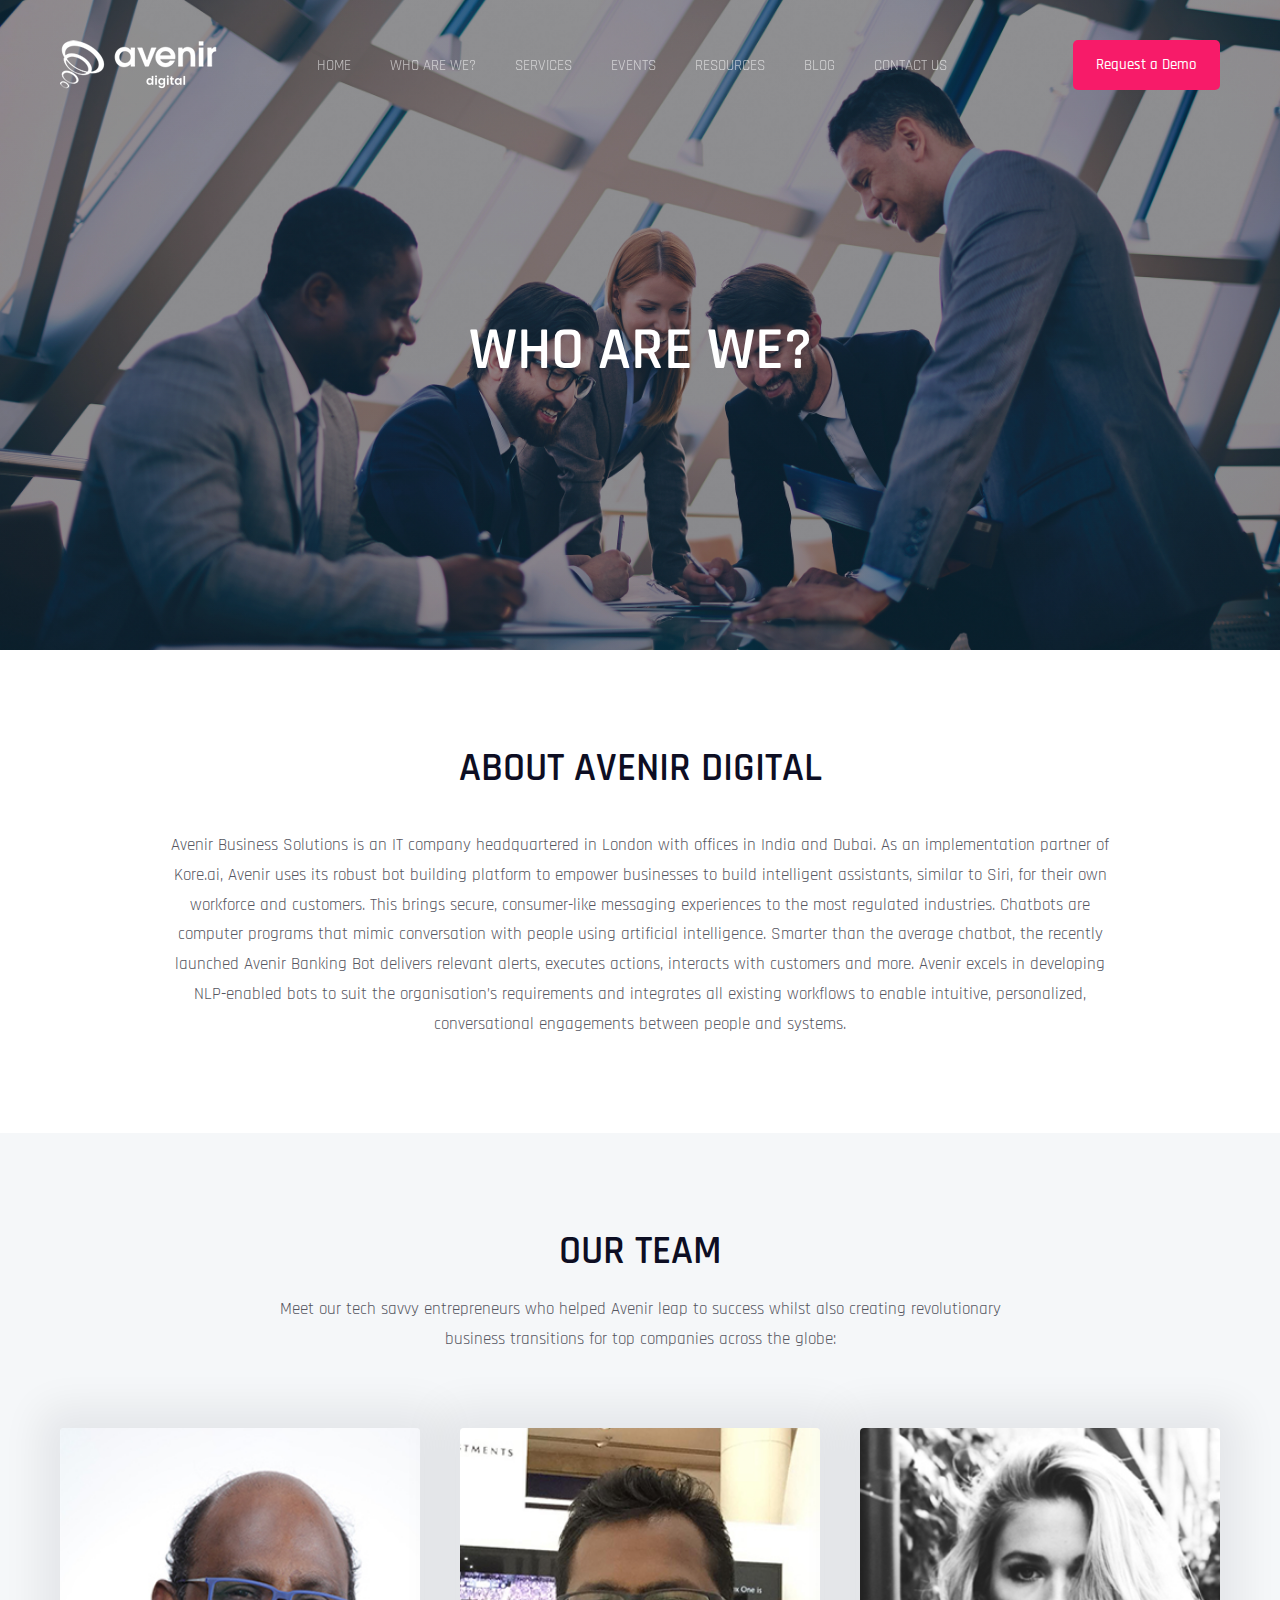
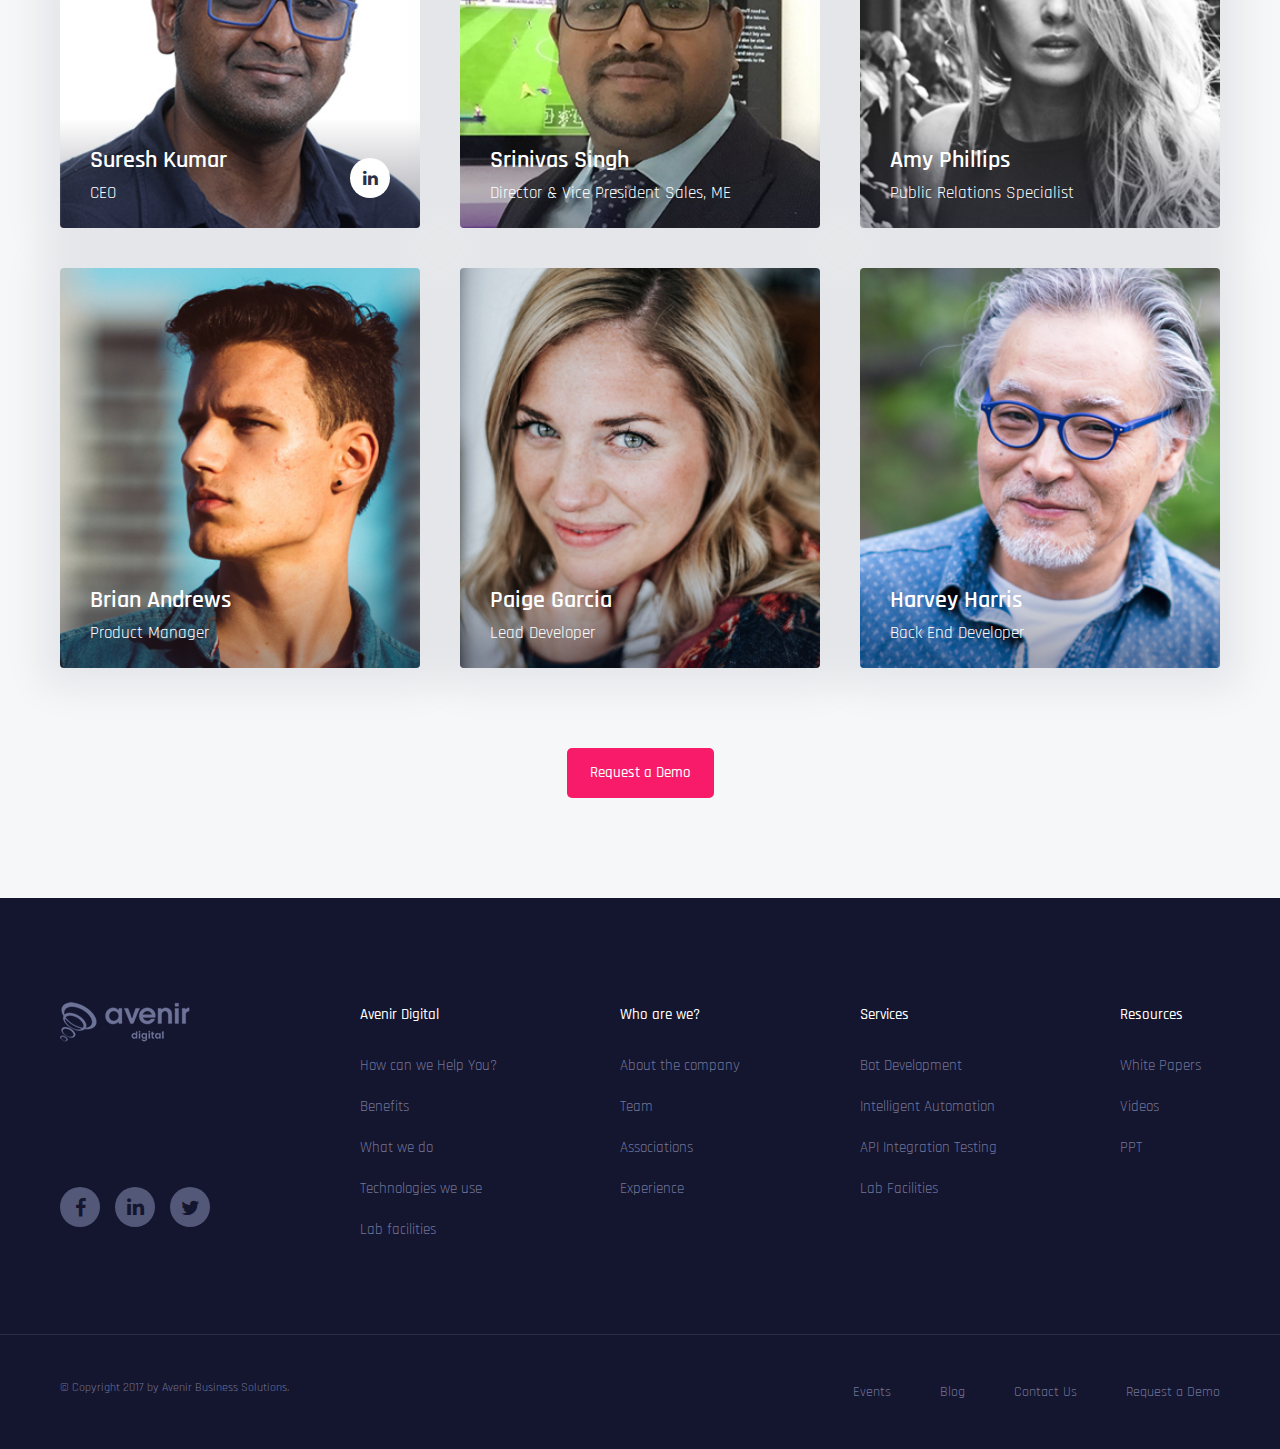
<file: about.html>
<!DOCTYPE html>
<html lang="en">

<head>

	<meta charset="utf-8">

	<title>Avenir</title>
	<meta name="description" content="">

	<meta http-equiv="X-UA-Compatible" content="IE=edge">
	<meta name="viewport" content="width=device-width, initial-scale=1, maximum-scale=1">

	<meta property="og:image" content="path/to/image.jpg">
	<link rel="shortcut icon" href="img/favicon/favicon.ico" type="image/x-icon">
	<link rel="apple-touch-icon" href="img/favicon/apple-touch-icon.png">
	<link rel="apple-touch-icon" sizes="72x72" href="img/favicon/apple-touch-icon-72x72.png">
	<link rel="apple-touch-icon" sizes="114x114" href="img/favicon/apple-touch-icon-114x114.png">

	<!-- Chrome, Firefox OS and Opera -->
	<meta name="theme-color" content="#000">
	<!-- Windows Phone -->
	<meta name="msapplication-navbutton-color" content="#000">
	<!-- iOS Safari -->
	<meta name="apple-mobile-web-app-status-bar-style" content="#000">

	<style>body { opacity: 0; overflow-x: hidden; } html { background-color: #fff; }</style>

</head>

<body id="body">

	<!-- header -->
	<header class="header header-inside__style" data-image-src="img/bg-about.jpg">
		<div class="top-line__wrapper top-line__wrapper--bgt" id="top-line__fixed">
			<div class="container">
				<div class="row">
					<div class="col-md-2 col-sm-4">
						<a href="#" class="header-logo">
							<img src="img/logo-main.png" width="157" height="49" alt="Logo Avenir" title="Logo Avenir">
						</a>
					</div>
					<div class="col-md-8 col-sm-8 mobile-menu">
						<nav class="header-nav">
							<a href="#" class="burger-nav__list   mobile-menu__open" id="click-prevent">
								<span class="stick stick-1"></span>
								<span class="stick stick-2"></span>
								<span class="stick stick-3"></span>
							</a>
							<ul class="header-nav__list mobile-menu__list">
								<li class="header-nav__item">
									<a href="#" class="header-nav__link">Home</a>
								</li>
								<li class="header-nav__item">
									<a href="#" class="header-nav__link">Who Are We?</a>
								</li>
								<li class="header-nav__item">
									<a href="#" class="header-nav__link">Services</a>
								</li>
								<li class="header-nav__item">
									<a href="#" class="header-nav__link">Events</a>
								</li>
								<li class="header-nav__item">
									<a href="#" class="header-nav__link">Resources</a>
								</li>
								<li class="header-nav__item">
									<a href="#" class="header-nav__link">Blog</a>
								</li>
								<li class="header-nav__item">
									<a href="#" class="header-nav__link">Contact Us</a>
								</li>
								<a href="#" class="button btn-default header-nav__button button__top-line">Request a Demo</a>
							</ul>
						</nav>
					</div>
					<div class="col-md-2 text-right wrapper-header__button">
						<a href="#" class="button btn-default button__top-line">Request a Demo</a>
					</div>
				</div>
			</div>
		</div>
		<div class="heading-header__inside">
			<h1>Who Are We?</h1>
		</div>
	</header>
	<!-- header End -->

	<!-- main -->
	<main class="main" id="main">

		<section class="abut-text padd-top___94 padd-bottom___94">
			<div class="container">
				<div class="row">
					<div class="col-md-10 col-md-offset-1">
						<h3 class="heading-h3__default defaula-h3__offset">
							About Avenir Digital
						</h3>
						<p class="text-center">
							Avenir Business Solutions is an IT company headquartered in London with offices in India and Dubai. As an implementation partner of Kore.ai, Avenir uses its robust bot building platform to empower businesses to build intelligent assistants, similar to Siri, for their own workforce and customers. This brings secure, consumer-like messaging experiences to the most regulated industries. Chatbots are computer programs that mimic conversation with people using artificial intelligence. Smarter than the average chatbot, the recently launched Avenir Banking Bot delivers relevant alerts, executes actions, interacts with customers and more. Avenir excels in developing NLP-enabled bots to suit the organisation’s requirements and integrates all existing workflows to enable intuitive, personalized, conversational engagements between people and systems.
						</p>
					</div>
				</div>
			</div>
		</section>

		<section class="our-team padd-top___94">
			<div class="container">
				<div class="row">
					<div class="col-md-8 col-md-offset-2">
						<h3 class="heading-h3__default margin-boot__18">Our Team</h3>
						<p class="text-center">
							Meet our tech savvy entrepreneurs who helped Avenir leap to success whilst also creating  revolutionary business transitions for top companies across the globe:
						</p>
					</div>
				</div>
				<div class="row our-team__spiker">
					<div class="col-md-4 col-sm-6 col-xs-6">
						<div class="our-team__item">
							<div class="our-team__item-crop">
							<img src="img/team/our-team1.jpg" class="our-team__item--img img-responsive" alt="">
							</div>
							<div class="our-team__item-name">
								<h4 class="our-team__item--heading">Suresh Kumar</h4>
								<p class="our-team__item--content">CEO</p>
								<a href="#" title="linkedin" class="our-team__social">
									<i class="fa fa-linkedin" aria-hidden="true"></i>
								</a>
							</div>
						</div>
					</div>
					<div class="col-md-4 col-sm-6 col-xs-6">
						<div class="our-team__item">
							<div class="our-team__item-crop">
								<img src="img/team/our-team2.jpg" class="our-team__item--img img-responsive" alt="">
							</div>
							<div class="our-team__item-name">
								<h4 class="our-team__item--heading">Srinivas Singh</h4>
								<p class="our-team__item--content">Director & Vice President Sales, ME</p>
							</div>
						</div>
					</div>
					<div class="col-md-4 col-sm-6 col-xs-6">
						<div class="our-team__item">
							<div class="our-team__item-crop">
								<img src="img/team/our-team3.jpg" class="our-team__item--img img-responsive" alt="">
							</div>
							<div class="our-team__item-name">
								<h4 class="our-team__item--heading">Amy Phillips</h4>
								<p class="our-team__item--content">Public Relations Specialist</p>
							</div>
						</div>
					</div>
					<div class="col-md-4 col-sm-6 col-xs-6">
						<div class="our-team__item">
							<div class="our-team__item-crop">
								<img src="img/team/our-team4.jpg" class="our-team__item--img img-responsive" alt="">
							</div>
							<div class="our-team__item-name">
								<h4 class="our-team__item--heading">Brian Andrews</h4>
								<p class="our-team__item--content">Product Manager</p>
							</div>
						</div>
					</div>
					<div class="col-md-4 col-sm-6 col-xs-6">
						<div class="our-team__item">
							<div class="our-team__item-crop">
								<img src="img/team/our-team5.jpg" class="our-team__item--img img-responsive" alt="">
							</div>
							<div class="our-team__item-name">
								<h4 class="our-team__item--heading">Paige Garcia</h4>
								<p class="our-team__item--content">Lead Developer</p>
							</div>
						</div>
					</div>
					<div class="col-md-4 col-sm-6 col-xs-6">
						<div class="our-team__item">
							<div class="our-team__item-crop">
								<img src="img/team/our-team6.jpg" class="our-team__item--img img-responsive" alt="">
							</div>
							<div class="our-team__item-name">
								<h4 class="our-team__item--heading">Harvey Harris</h4>
								<p class="our-team__item--content">Back End Developer</p>
							</div>
						</div>
					</div>
					<div class="col-md-12 col-sm-12 col-xs-12 mobile-540__mobile">
						<div class="padd-top___40 padd-bottom___100 text-center">
							<a href="#" class=" button   btn-default">Request a Demo</a>
						</div>
					</div>
				</div>
			</div>
		</section>

	</main>
	<!-- main End -->

	<!-- footer -->
	<footer class="footer" id="footer">
		<div class="footer-header">
			<div class="container">
				<div class="row">
					<div class="col-md-3 col-sm-3 col-xs-4 common-height text-center__320">
						<a href="#" class="footer-logo">
							<img src="img/logo-footer.png" width="130" height="40" alt="Avenir" title="Avenir">
						</a>
						<ul class="footer-social__list">
							<li class="footer-social__item">
								<a href="#" class="footer-social__link" target="_blank">
									<i class="fa fa-facebook" aria-hidden="true"></i>
								</a>
							</li>
							<li class="footer-social__item">
								<a href="#" class="footer-social__link" target="_blank">
									<i class="fa fa-linkedin" aria-hidden="true"></i>
								</a>
							</li>
							<li class="footer-social__item">
								<a href="#" class="footer-social__link" target="_blank">
									<i class="fa fa-twitter" aria-hidden="true"></i>
								</a>
							</li>
						</ul>
					</div>
					<div class="col-md-2 col-sm-2 col-xs-4 common-height">
						<h3 class="footer-header__heading">Avenir Digital</h3>
						<ul class="footer-header__list">
							<li class="footer-header__item"><a href="#" class="footer-header__link">How can we Help You?</a></li>
							<li class="footer-header__item"><a href="#" class="footer-header__link">Benefits</a></li>
							<li class="footer-header__item"><a href="#" class="footer-header__link">What we do</a></li>
							<li class="footer-header__item"><a href="#" class="footer-header__link">Technologies we use</a></li>
							<li class="footer-header__item"><a href="#" class="footer-header__link">Lab facilities</a></li>
						</ul>
					</div>
					<div class="col-md-3 col-sm-3 col-xs-4 common-height paddingleft">
						<h3 class="footer-header__heading">Who are we?</h3>
						<ul class="footer-header__list">
							<li class="footer-header__item"><a href="#" class="footer-header__link">About the company</a></li>
							<li class="footer-header__item"><a href="#" class="footer-header__link">Team</a></li>
							<li class="footer-header__item"><a href="#" class="footer-header__link">Associations</a></li>
							<li class="footer-header__item"><a href="#" class="footer-header__link">Experience</a></li>
						</ul>
					</div>
					<div class="col-md-2 col-sm-2 col-xs-4 common-height">
						<h3 class="footer-header__heading">Services</h3>
						<ul class="footer-header__list">
							<li class="footer-header__item"><a href="#" class="footer-header__link">Bot Development</a></li>
							<li class="footer-header__item"><a href="#" class="footer-header__link">Intelligent Automation</a></li>
							<li class="footer-header__item"><a href="#" class="footer-header__link">API Integration Testing</a></li>
							<li class="footer-header__item"><a href="#" class="footer-header__link">Lab Facilities</a></li>
						</ul>
					</div>
					<div class="col-md-2 col-sm-2 col-xs-4 common-height paddingleft">
						<h3 class="footer-header__heading">Resources</h3>
						<ul class="footer-header__list">
							<li class="footer-header__item"><a href="#" class="footer-header__link">White Papers</a></li>
							<li class="footer-header__item"><a href="#" class="footer-header__link">Videos</a></li>
							<li class="footer-header__item"><a href="#" class="footer-header__link">PPT</a></li>
						</ul>
					</div>
				</div>
			</div>
		</div>
		<div class="footer-bottom">
			<div class="container">
				<div class="row">
					<div class="col-md-6 col-sm-6 col-md-push-6 col-sm-push-6">
						<ul class="navigation-footet__bottom text-right">
							<li class="navigation-footet__item"><a href="#" class="navigation-footet__link">Events</a></li>
							<li class="navigation-footet__item"><a href="#" class="navigation-footet__link">Blog</a></li>
							<li class="navigation-footet__item"><a href="#" class="navigation-footet__link">Contact Us</a></li>
							<li class="navigation-footet__item"><a href="#" class="navigation-footet__link">Request a Demo</a></li>
						</ul>
					</div>
					<div class="col-md-6 col-sm-6 col-md-pull-6 col-sm-pull-6">
						<p class="avenir-copyright">
							© Copyright 2017 by Avenir Business Solutions.
						</p>
					</div>
				</div>
			</div>
		</div>
	</footer>
	<!-- footer End -->

	<link rel="stylesheet" href="css/main.min.css">
	<script src="js/scripts.min.js"></script>
	<script>
		function resize() {
			var foot = document.getElementById('footer');
			var footHeight = foot.offsetHeight;
			//foot.style.marginTop = -footHeight+"px";
			document.getElementById('body').style.paddingBottom = footHeight+'px';
		}
		window.onload = resize;
		window.onresize = resize;
	</script>
</body>
</html>
</file>
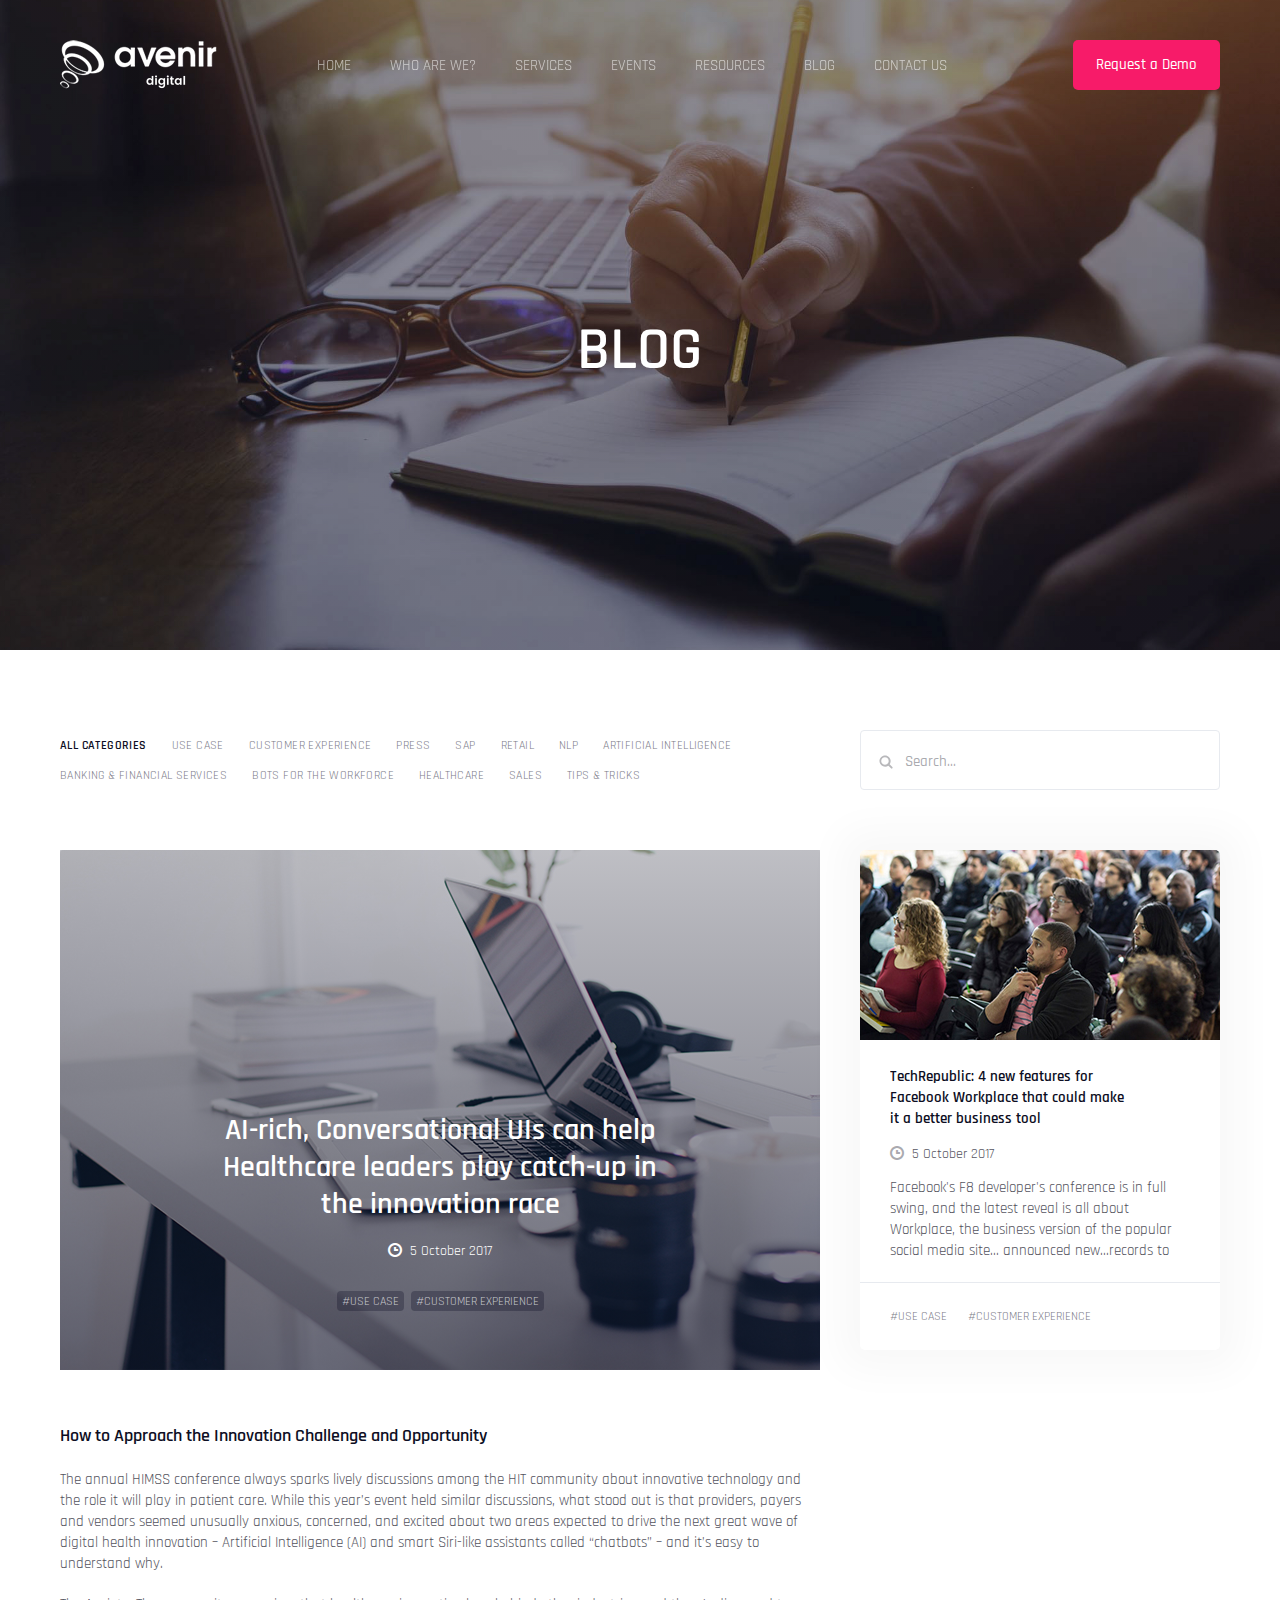
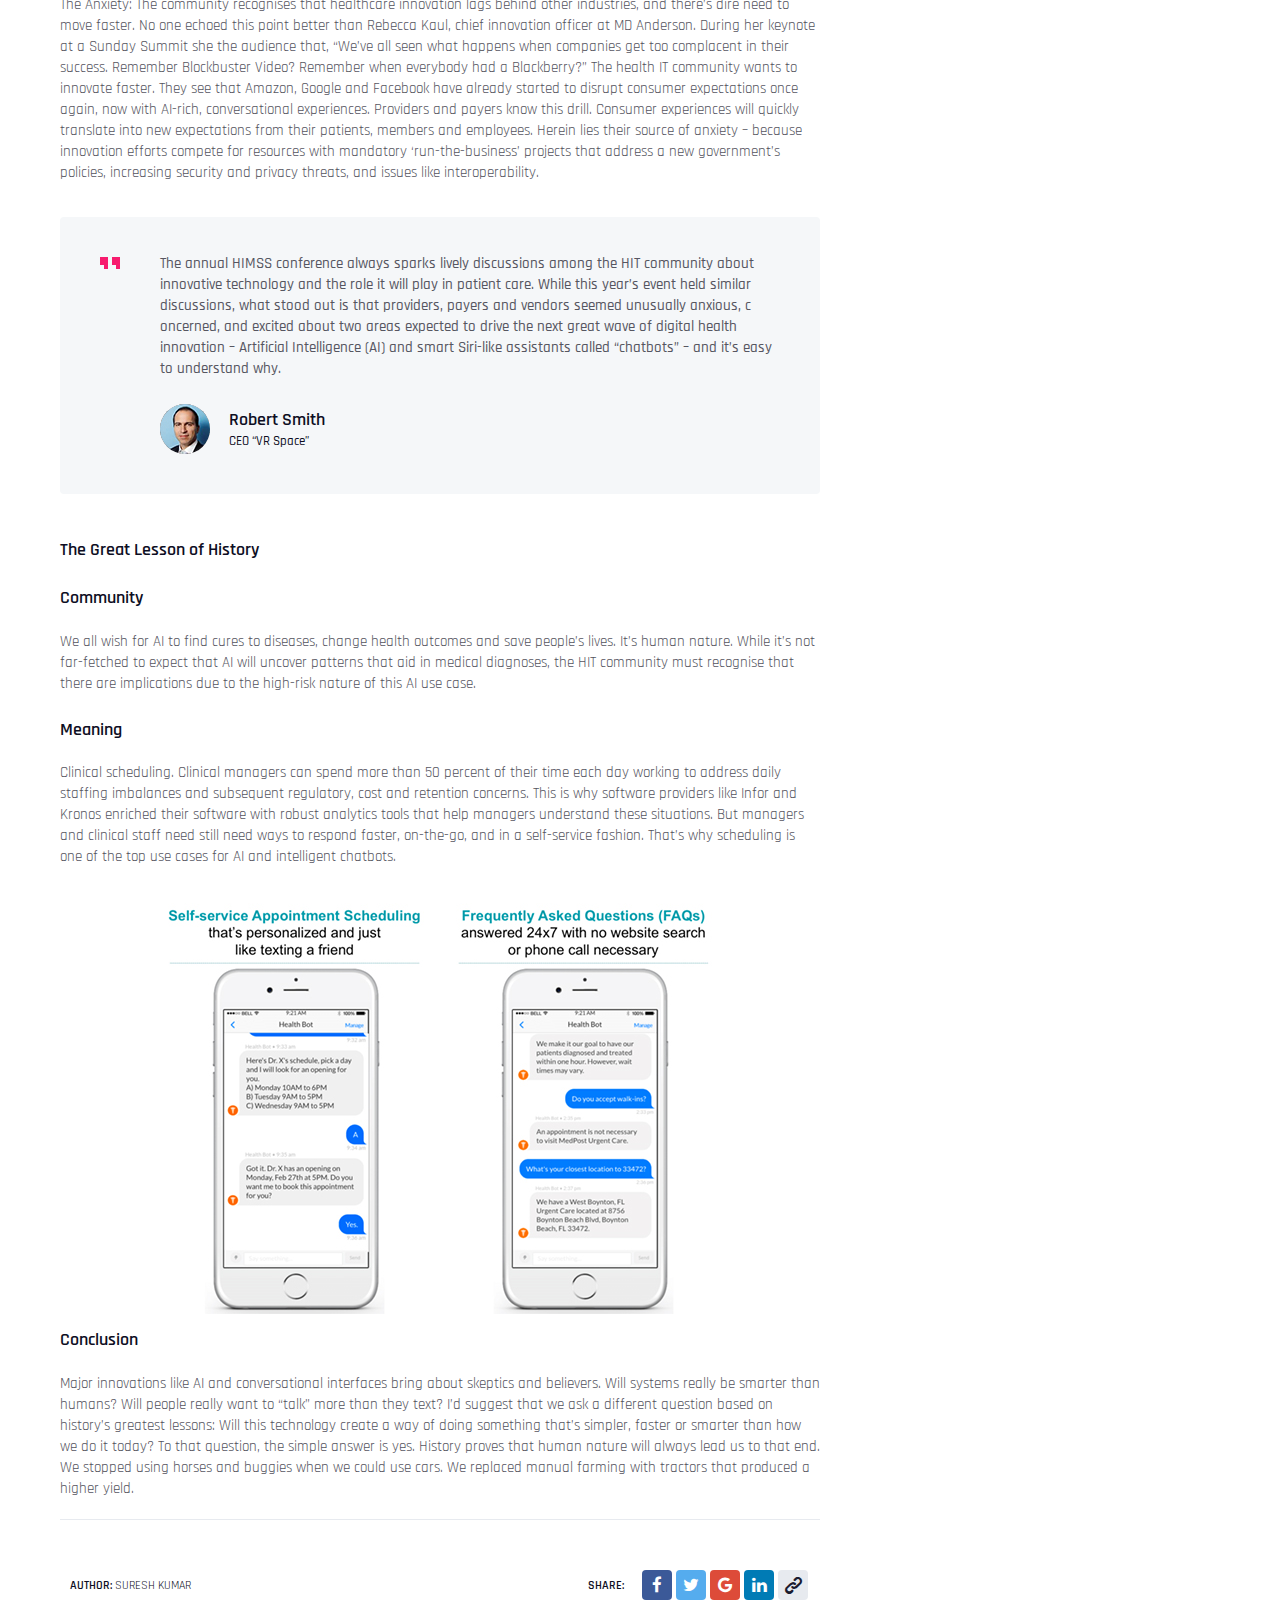
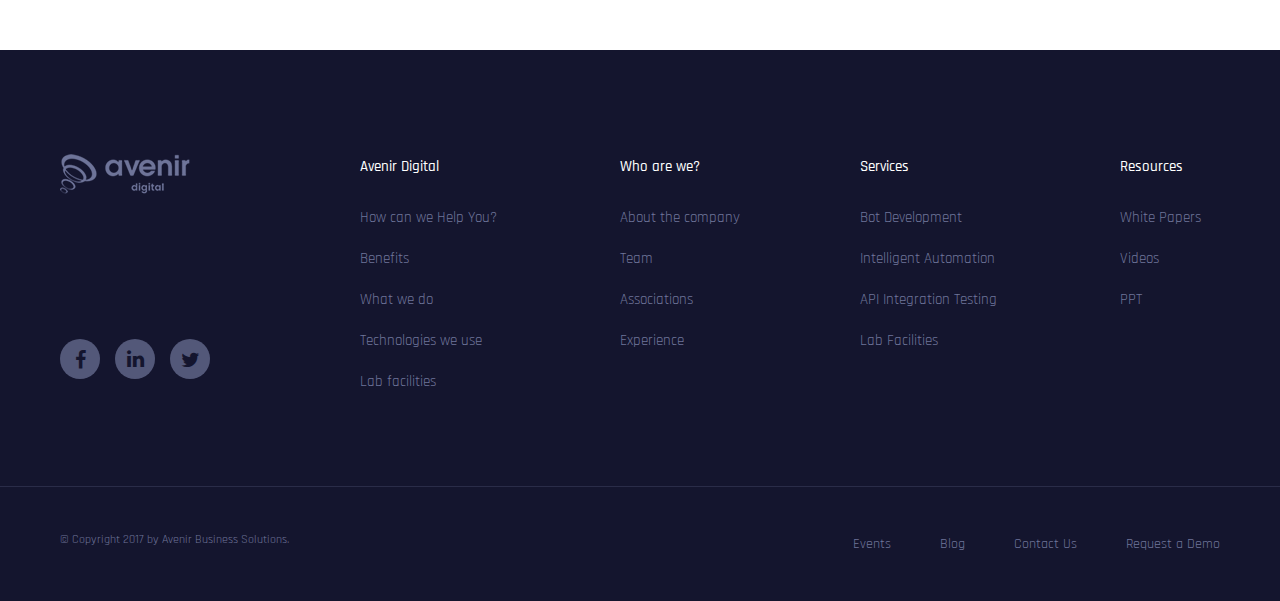
<file: blog-post.html>
<!DOCTYPE html>
<html lang="en">

<head>

	<meta charset="utf-8">

	<title>Avenir</title>
	<meta name="description" content="">

	<meta http-equiv="X-UA-Compatible" content="IE=edge">
	<meta name="viewport" content="width=device-width, initial-scale=1, maximum-scale=1">

	<meta property="og:image" content="path/to/image.jpg">
	<link rel="shortcut icon" href="img/favicon/favicon.ico" type="image/x-icon">
	<link rel="apple-touch-icon" href="img/favicon/apple-touch-icon.png">
	<link rel="apple-touch-icon" sizes="72x72" href="img/favicon/apple-touch-icon-72x72.png">
	<link rel="apple-touch-icon" sizes="114x114" href="img/favicon/apple-touch-icon-114x114.png">

	<!-- Chrome, Firefox OS and Opera -->
	<meta name="theme-color" content="#000">
	<!-- Windows Phone -->
	<meta name="msapplication-navbutton-color" content="#000">
	<!-- iOS Safari -->
	<meta name="apple-mobile-web-app-status-bar-style" content="#000">

	<style>body { opacity: 0; overflow-x: hidden; } html { background-color: #fff; }</style>

</head>

<body id="body">

	<!-- header -->
	<header class="header header-inside__style" data-image-src="img/bg-blog.jpg">
		<div class="top-line__wrapper top-line__wrapper--bgt" id="top-line__fixed">
			<div class="container">
				<div class="row">
					<div class="col-md-2 col-sm-4">
						<a href="#" class="header-logo">
							<img src="img/logo-main.png" width="157" height="49" alt="Logo Avenir" title="Logo Avenir">
						</a>
					</div>
					<div class="col-md-8 col-sm-8 mobile-menu">
						<nav class="header-nav">
							<a href="#" class="burger-nav__list   mobile-menu__open" id="click-prevent">
								<span class="stick stick-1"></span>
								<span class="stick stick-2"></span>
								<span class="stick stick-3"></span>
							</a>
							<ul class="header-nav__list mobile-menu__list">
								<li class="header-nav__item">
									<a href="#" class="header-nav__link">Home</a>
								</li>
								<li class="header-nav__item">
									<a href="#" class="header-nav__link">Who Are We?</a>
								</li>
								<li class="header-nav__item">
									<a href="#" class="header-nav__link">Services</a>
								</li>
								<li class="header-nav__item">
									<a href="#" class="header-nav__link">Events</a>
								</li>
								<li class="header-nav__item">
									<a href="#" class="header-nav__link">Resources</a>
								</li>
								<li class="header-nav__item">
									<a href="#" class="header-nav__link">Blog</a>
								</li>
								<li class="header-nav__item">
									<a href="#" class="header-nav__link">Contact Us</a>
								</li>
								<a href="#" class="button btn-default header-nav__button button__top-line">Request a Demo</a>
							</ul>
						</nav>
					</div>
					<div class="col-md-2 text-right wrapper-header__button">
						<a href="#popup-demo" class="button btn-default button__top-line popup">Request a Demo</a>
					</div>
				</div>
			</div>
		</div>
		<div class="heading-header__inside">
			<h1>Blog</h1>
		</div>
	</header>
	<!-- header End -->

	<!-- main -->
	<main class="main" id="main">

		<div class="blog-wrapper">
			<div class="blog-wrapper__top--line padd-top___80">
				<div class="container">
					<div class="row">
						<div class="col-md-8">
							<div class="blog-categiries">
								<ul class="categiries-list">
									<h4 class="heading-categories">All categories</h4>
									<li class="categiries-list__item"><a href="#" class="categiries-list__link">Use Case</a></li>
									<li class="categiries-list__item"><a href="#" class="categiries-list__link">Customer Experience</a></li>
									<li class="categiries-list__item"><a href="#" class="categiries-list__link">Press</a></li>
									<li class="categiries-list__item"><a href="#" class="categiries-list__link">SAP</a></li>
									<li class="categiries-list__item"><a href="#" class="categiries-list__link">Retail</a></li>
									<li class="categiries-list__item"><a href="#" class="categiries-list__link">NLP</a></li>
									<li class="categiries-list__item"><a href="#" class="categiries-list__link">Artificial Intelligence</a></li>
									<li class="categiries-list__item"><a href="#" class="categiries-list__link">Banking & Financial Services</a></li>
									<li class="categiries-list__item"><a href="#" class="categiries-list__link">Bots for the Workforce</a></li>
									<li class="categiries-list__item"><a href="#" class="categiries-list__link">Healthcare</a></li>
									<li class="categiries-list__item"><a href="#" class="categiries-list__link">Sales</a></li>
									<li class="categiries-list__item"><a href="#" class="categiries-list__link">Tips & Tricks</a></li>
								</ul>
							</div>
						</div>
						<div class="col-md-4">
							<div class="search-wrapper">
								<form action="">
									<input type="text" class="search-blog" placeholder="Search...">
									<button type="submit" class="search-submit">
										<svg version="1.1" class="search-icon" xmlns="http://www.w3.org/2000/svg" xmlns:xlink="http://www.w3.org/1999/xlink" x="0px" y="0px" viewBox="0 0 15 15" xml:space="preserve">
											<g>
												<path class="st0" d="M14.3,12.9l-2.9-2.9c0.7-1,1.1-2.2,1.1-3.5c0-3.3-2.7-6-6-6s-6,2.7-6,6s2.7,6,6,6c1.3,0,2.5-0.4,3.5-1.1 l2.9,2.9c0.4,0.4,1,0.4,1.4,0C14.7,13.9,14.7,13.2,14.3,12.9z M6.4,10.4c-2.2,0-4-1.8-4-4s1.8-4,4-4s4,1.8,4,4S8.6,10.4,6.4,10.4z "/>
											</g>
										</svg>
									</button>
								</form>
							</div>
						</div>
					</div>
				</div>
			</div>
			<div class="blog-wrapper__content">
				<div class="container">
					<div class="row">
						<div class="col-md-8 col-sm-6 col-xs-6">
							<section>
								<header class="header-post" data-image-src="img/blog/post-popup1.jpg">
									<article class="info-post">
										<h1 class="header-post__heading">AI-rich, Conversational UIs can help 
											Healthcare leaders play catch-up in 
											the innovation race
										</h1>
										<p class="date-posts">
											<i class="icon-ellipse-31 date-icons"></i>
											5 October 2017
										</p>
										<ul class="tag-post__list">
											<li class="tag-post__item"><a href="#" class="tag-post__link"><span>#</span>Use Case</a></li>
											<li class="tag-post__item"><a href="" class="tag-post__link"><span>#</span>Customer Experience</a></li>
										</ul>
									</article>
								</header>
								<section class="post-content padd-top___50">
									<h3>How to Approach the Innovation Challenge and Opportunity</h3>
									<p>
										The annual HIMSS conference always sparks lively discussions among the HIT community about innovative technology and the role it will play in patient care. While this year’s event held similar discussions, what stood out is that providers, payers and vendors seemed unusually anxious, concerned, and excited about two areas expected to drive the next great wave of digital health innovation – Artificial Intelligence (AI) and smart Siri-like assistants called “chatbots” – and it’s easy to understand why.
									</p>
									<p>
										The Anxiety: The community recognises that healthcare innovation lags behind other industries, and there’s dire need to move faster. No one echoed this point better than Rebecca Kaul, chief innovation officer at MD Anderson. During her keynote at a Sunday Summit she the audience that, “We’ve all seen what happens when companies get too complacent in their success. Remember Blockbuster Video? Remember when everybody had a Blackberry?” The health IT community wants to innovate faster. They see that Amazon, Google and Facebook have already started to disrupt consumer expectations once again, now with AI-rich, conversational experiences. Providers and payers know this drill. Consumer experiences will quickly translate into new expectations from their patients, members and employees. Herein lies their source of anxiety – because innovation efforts compete for resources with mandatory ‘run-the-business’ projects that address a new government’s policies, increasing security and privacy threats, and issues like interoperability.
									</p>
									<blockquote class="post-quotes">
										<svg version="1.1" class="quotes-icon" id="quotes_1_" xmlns="http://www.w3.org/2000/svg" xmlns:xlink="http://www.w3.org/1999/xlink" x="0px" y="0px" viewBox="0 0 20 12" style="enable-background:new 0 0 20 12;" xml:space="preserve">
											<g id="quotes">
												<g>
													<path class="st0" d="M0,8h4v4h4V0H0V8z M12,0v8h4v4h4V0H12z"/>
												</g>
											</g>
										</svg>
										The annual HIMSS conference always sparks lively discussions among the HIT community about innovative technology and the role it will play in patient care. While this year’s event held similar discussions, what stood out is that providers, payers and vendors seemed unusually anxious, c oncerned, and excited about two areas expected to drive the next great wave of digital health innovation – Artificial Intelligence (AI) and smart Siri-like assistants called “chatbots” – and it’s easy to understand why.
										<div class="author-quote">
											<img src="img/author-quote.jpg" class="author-quote__img" alt="">
											<h3 class="author-quote__name">Robert Smith</h3>
											<span class="author-quote__specials">CEO “VR Space”</span>
										</div>
									</blockquote>
									<h2>The Great Lesson of History</h2>
									<h3>Community</h3>
									<p>
										We all wish for AI to find cures to diseases, change health outcomes and save people’s lives. It’s human nature. While it’s not far-fetched to expect that AI will uncover patterns that aid in medical diagnoses, the HIT community must recognise that there are implications due to the high-risk nature of this AI use case.
									</p>
									<h3>Meaning</h3>
									<p>
										Clinical scheduling. Clinical managers can spend more than 50 percent of their time each day working to address daily staffing imbalances and subsequent regulatory, cost and retention concerns. This is why software providers like Infor and Kronos enriched their software with robust analytics tools that help managers understand these situations. But managers and clinical staff need still need ways to respond faster, on-the-go, and in a self-service fashion. That’s why scheduling is one of the top use cases for AI and intelligent chatbots.
									</p>
									<img src="img/phone-post.jpg" class="img-responsive aligncenter" alt="">
									<h3>Conclusion</h3>
									<p>
										Major innovations like AI and conversational interfaces bring about skeptics and believers. Will systems really be smarter than humans? Will people really want to “talk” more than they text? I’d suggest that we ask a different question based on history’s greatest lessons: Will this technology create a way of doing something that’s simpler, faster or smarter than how we do it today? To that question, the simple answer is yes. History proves that human nature will always lead us to that end. We stopped using horses and buggies when we could use cars. We replaced manual farming with tractors that produced a higher yield.
									</p>
								</section>
								<footer class="footer-post">
									<div class="footer-container clearfix">
										<div class="col_6">
											<div class="author-posts">
												<p class="foot_text">Author: <span>Suresh kumar</span></p>
											</div>
										</div>
										<div class="col_6">
											<div class="share-post">
												<p class="foot_text">Share:</p>
												<ul class="share-post__list">
													<li class="share-post__item"><a href="#" class="share-post__link facebook-bg"><i class="fa fa-facebook" aria-hidden="true"></i></a></li>
													<li class="share-post__item"><a href="#" class="share-post__link twitter-bg"><i class="fa fa-twitter" aria-hidden="true"></i></a></li>
													<li class="share-post__item"><a href="#" class="share-post__link google-bg"><i class="fa fa-google" aria-hidden="true"></i></a></li>
													<li class="share-post__item"><a href="#" class="share-post__link linkedin-bg"><i class="fa fa-linkedin" aria-hidden="true"></i></a></li>
													<li class="share-post__item"><a href="#" class="share-post__link link-to-bg"><i class="icon-forma-1"></i></a></li>
												</ul>
											</div>
										</div>
									</div>
								</footer>
							</section>
							<!-- <div class="row">
								<div class="col-md-6 col-sm-6 col-xs-6">
									<div class="blog-item__main">
										<div class="blog-item__main--img">
											<a href="#"><img src="img/blog/blog-post1.jpg" alt=""></a>
										</div>
										<div class="blog-item__main--content">
											<a href="#">
												<h4 class="blog-item__heading">Robotic Process Automation 
													Software Robots &amp; Chatbots
												</h4>
											</a>
											<p class="date-posts">
												<i class="icon-ellipse-31 date-icons"></i>
												5 October 2017
											</p>
											<p class="blog-text">
												Despite technology that’s been poured into our healthcare system, little has changed in people’s awareness of these technological advances. From digitization of medical records to remote patient monitoring
											</p>
										</div>
										<div class="tag-blog">
											<ul class="tag-blog__list">
												<li class="tag-blog__item"><a href="#" class="tag-blog__link"><span>#</span>Use Case</a></li>
												<li class="tag-blog__item"><a href="" class="tag-blog__link"><span>#</span>Customer Experience</a></li>
											</ul>
										</div>
									</div>
								</div>
								<div class="col-md-6 col-sm-6 col-xs-6">
									<div class="blog-item__main">
										<div class="blog-item__main--img">
											<a href="#"><img src="img/blog/blog-post1.jpg" alt=""></a>
										</div>
										<div class="blog-item__main--content">
											<a href="#">
												<h4 class="blog-item__heading">Robotic Process Automation 
													Software Robots &amp; Chatbots
												</h4>
											</a>
											<p class="date-posts">
												<i class="icon-ellipse-31 date-icons"></i>
												5 October 2017
											</p>
											<p class="blog-text">
												Despite technology that’s been poured into our healthcare system, little has changed in people’s awareness of these technological advances. From digitization of medical records to remote patient monitoring
											</p>
										</div>
										<div class="tag-blog">
											<ul class="tag-blog__list">
												<li class="tag-blog__item"><a href="#" class="tag-blog__link"><span>#</span>Use Case</a></li>
												<li class="tag-blog__item"><a href="" class="tag-blog__link"><span>#</span>Customer Experience</a></li>
											</ul>
										</div>
									</div>
								</div>
							</div> -->
						</div>
						<div class="col-md-4 col-sm-6 col-xs-6">
							<div class="blog-item__main">
								<div class="blog-item__main--img">
									<a href="#"><img src="img/blog/blog-post1.jpg" alt=""></a>
								</div>
								<div class="blog-item__main--content">
									<a href="#">
										<h4 class="blog-item__heading">TechRepublic: 4 new features for 
											Facebook Workplace that could make 
											it a better business tool
										</h4>
									</a>
									<p class="date-posts">
										<i class="icon-ellipse-31 date-icons"></i>
										5 October 2017
									</p>
									<p class="blog-text">
										Facebook's F8 developer's conference is in full swing, and the latest reveal is all about Workplace, the business version of the popular social media site...
										announced new...records to remote patient monitoring...
									</p>
								</div>
								<div class="tag-blog">
									<ul class="tag-blog__list">
										<li class="tag-blog__item"><a href="#" class="tag-blog__link"><span>#</span>Use Case</a></li>
										<li class="tag-blog__item"><a href="" class="tag-blog__link"><span>#</span>Customer Experience</a></li>
									</ul>
								</div>
							</div>
						</div>
						<!-- <div class="col-md-4 col-sm-6 col-xs-6">
							<div class="blog-item__main">
								<div class="blog-item__main--img">
									<a href="#"><img src="img/blog/blog-post1.jpg" alt=""></a>
								</div>
								<div class="blog-item__main--content">
									<a href="#">
										<h4 class="blog-item__heading">Robotic Process Automation 
											Software Robots &amp; Chatbots
										</h4>
									</a>
									<p class="date-posts">
										<i class="icon-ellipse-31 date-icons"></i>
										5 October 2017
									</p>
									<p class="blog-text">
										Despite technology that’s been poured into our healthcare system, little has changed in people’s awareness of these technological advances. From digitization of medical records to remote patient monitoring
									</p>
								</div>
								<div class="tag-blog">
									<ul class="tag-blog__list">
										<li class="tag-blog__item"><a href="#" class="tag-blog__link"><span>#</span>Use Case</a></li>
										<li class="tag-blog__item"><a href="" class="tag-blog__link"><span>#</span>Customer Experience</a></li>
									</ul>
								</div>
							</div>
						</div>
						<div class="col-md-4 col-sm-6 col-xs-6">
							<div class="blog-item__main">
								<div class="blog-item__main--img">
									<a href="#"><img src="img/blog/blog-post1.jpg" alt=""></a>
								</div>
								<div class="blog-item__main--content">
									<a href="#">
										<h4 class="blog-item__heading">Robotic Process Automation 
											Software Robots &amp; Chatbots
										</h4>
									</a>
									<p class="date-posts">
										<i class="icon-ellipse-31 date-icons"></i>
										5 October 2017
									</p>
									<p class="blog-text">
										Despite technology that’s been poured into our healthcare system, little has changed in people’s awareness of these technological advances. From digitization of medical records to remote patient monitoring
									</p>
								</div>
								<div class="tag-blog">
									<ul class="tag-blog__list">
										<li class="tag-blog__item"><a href="#" class="tag-blog__link"><span>#</span>Use Case</a></li>
										<li class="tag-blog__item"><a href="" class="tag-blog__link"><span>#</span>Customer Experience</a></li>
									</ul>
								</div>
							</div>
						</div>
						<div class="col-md-4 col-sm-6 col-xs-6">
							<div class="blog-item__main">
								<div class="blog-item__main--img">
									<a href="#"><img src="img/blog/blog-post1.jpg" alt=""></a>
								</div>
								<div class="blog-item__main--content">
									<a href="#">
										<h4 class="blog-item__heading">TechRepublic: 4 new features for 
											Facebook Workplace that could make 
											it a better business tool
										</h4>
									</a>
									<p class="date-posts">
										<i class="icon-ellipse-31 date-icons"></i>
										5 October 2017
									</p>
									<p class="blog-text">
										Facebook's F8 developer's conference is in full swing, and the latest reveal is all about Workplace, the business version of the popular social media site...
										announced new...records to remote patient monitoring...
									</p>
								</div>
								<div class="tag-blog">
									<ul class="tag-blog__list">
										<li class="tag-blog__item"><a href="#" class="tag-blog__link"><span>#</span>Use Case</a></li>
										<li class="tag-blog__item"><a href="" class="tag-blog__link"><span>#</span>Customer Experience</a></li>
									</ul>
								</div>
							</div>
						</div>
						<div class="col-md-4 col-sm-6 col-xs-6">
							<div class="blog-item__main">
								<div class="blog-item__main--img">
									<a href="#"><img src="img/blog/blog-post1.jpg" alt=""></a>
								</div>
								<div class="blog-item__main--content">
									<a href="#">
										<h4 class="blog-item__heading">Robotic Process Automation 
											Software Robots &amp; Chatbots
										</h4>
									</a>
									<p class="date-posts">
										<i class="icon-ellipse-31 date-icons"></i>
										5 October 2017
									</p>
									<p class="blog-text">
										Despite technology that’s been poured into our healthcare system, little has changed in people’s awareness of these technological advances. From digitization of medical records to remote patient monitoring
									</p>
								</div>
								<div class="tag-blog">
									<ul class="tag-blog__list">
										<li class="tag-blog__item"><a href="#" class="tag-blog__link"><span>#</span>Use Case</a></li>
										<li class="tag-blog__item"><a href="" class="tag-blog__link"><span>#</span>Customer Experience</a></li>
									</ul>
								</div>
							</div>
						</div> -->
					</div>
				</div>
			</div>
			<!-- <div class="blog-wrapper__navigation">
				<ul class="navigation__list">
					<li class="navigation__item"><a href="#" class="navigation__link active">1</a></li>
					<li class="navigation__item"><a href="#" class="navigation__link">2</a></li>
					<li class="navigation__item"><a href="#" class="navigation__link">3</a></li>
				</ul>
			</div> -->
		</div>

	</main>
	<!-- main End -->

	<!-- footer -->
	<footer class="footer" id="footer">
		<div class="footer-header">
			<div class="container">
				<div class="row">
					<div class="col-md-3 col-sm-3 col-xs-4 common-height text-center__320">
						<a href="#" class="footer-logo">
							<img src="img/logo-footer.png" width="130" height="40" alt="Avenir" title="Avenir">
						</a>
						<ul class="footer-social__list">
							<li class="footer-social__item">
								<a href="#" class="footer-social__link" target="_blank">
									<i class="fa fa-facebook" aria-hidden="true"></i>
								</a>
							</li>
							<li class="footer-social__item">
								<a href="#" class="footer-social__link" target="_blank">
									<i class="fa fa-linkedin" aria-hidden="true"></i>
								</a>
							</li>
							<li class="footer-social__item">
								<a href="#" class="footer-social__link" target="_blank">
									<i class="fa fa-twitter" aria-hidden="true"></i>
								</a>
							</li>
						</ul>
					</div>
					<div class="col-md-2 col-sm-2 col-xs-4 common-height">
						<h3 class="footer-header__heading">Avenir Digital</h3>
						<ul class="footer-header__list">
							<li class="footer-header__item"><a href="#" class="footer-header__link">How can we Help You?</a></li>
							<li class="footer-header__item"><a href="#" class="footer-header__link">Benefits</a></li>
							<li class="footer-header__item"><a href="#" class="footer-header__link">What we do</a></li>
							<li class="footer-header__item"><a href="#" class="footer-header__link">Technologies we use</a></li>
							<li class="footer-header__item"><a href="#" class="footer-header__link">Lab facilities</a></li>
						</ul>
					</div>
					<div class="col-md-3 col-sm-3 col-xs-4 common-height paddingleft">
						<h3 class="footer-header__heading">Who are we?</h3>
						<ul class="footer-header__list">
							<li class="footer-header__item"><a href="#" class="footer-header__link">About the company</a></li>
							<li class="footer-header__item"><a href="#" class="footer-header__link">Team</a></li>
							<li class="footer-header__item"><a href="#" class="footer-header__link">Associations</a></li>
							<li class="footer-header__item"><a href="#" class="footer-header__link">Experience</a></li>
						</ul>
					</div>
					<div class="col-md-2 col-sm-2 col-xs-4 common-height">
						<h3 class="footer-header__heading">Services</h3>
						<ul class="footer-header__list">
							<li class="footer-header__item"><a href="#" class="footer-header__link">Bot Development</a></li>
							<li class="footer-header__item"><a href="#" class="footer-header__link">Intelligent Automation</a></li>
							<li class="footer-header__item"><a href="#" class="footer-header__link">API Integration Testing</a></li>
							<li class="footer-header__item"><a href="#" class="footer-header__link">Lab Facilities</a></li>
						</ul>
					</div>
					<div class="col-md-2 col-sm-2 col-xs-4 common-height paddingleft">
						<h3 class="footer-header__heading">Resources</h3>
						<ul class="footer-header__list">
							<li class="footer-header__item"><a href="#" class="footer-header__link">White Papers</a></li>
							<li class="footer-header__item"><a href="#" class="footer-header__link">Videos</a></li>
							<li class="footer-header__item"><a href="#" class="footer-header__link">PPT</a></li>
						</ul>
					</div>
				</div>
			</div>
		</div>
		<div class="footer-bottom">
			<div class="container">
				<div class="row">
					<div class="col-md-6 col-sm-6 col-md-push-6 col-sm-push-6">
						<ul class="navigation-footet__bottom text-right">
							<li class="navigation-footet__item"><a href="#" class="navigation-footet__link">Events</a></li>
							<li class="navigation-footet__item"><a href="#" class="navigation-footet__link">Blog</a></li>
							<li class="navigation-footet__item"><a href="#" class="navigation-footet__link">Contact Us</a></li>
							<li class="navigation-footet__item"><a href="#" class="navigation-footet__link">Request a Demo</a></li>
						</ul>
					</div>
					<div class="col-md-6 col-sm-6 col-md-pull-6 col-sm-pull-6">
						<p class="avenir-copyright">
							© Copyright 2017 by Avenir Business Solutions.
						</p>
					</div>
				</div>
			</div>
		</div>
	</footer>
	<!-- footer End -->

	<div class="hidden">
		<div id="poup-go" class="post-popup">
			<section>
				<header class="header-post" data-image-src="img/blog/post-popup1.jpg">
					<article class="info-post">
						<h1 class="header-post__heading">AI-rich, Conversational UIs can help 
							Healthcare leaders play catch-up in 
							the innovation race
						</h1>
						<p class="date-posts">
							<i class="icon-ellipse-31 date-icons"></i>
							5 October 2017
						</p>
						<ul class="tag-post__list">
							<li class="tag-post__item"><a href="#" class="tag-post__link"><span>#</span>Use Case</a></li>
							<li class="tag-post__item"><a href="" class="tag-post__link"><span>#</span>Customer Experience</a></li>
						</ul>
					</article>
				</header>
				<section class="post-content padd-top___50">
					<h3>How to Approach the Innovation Challenge and Opportunity</h3>
					<p>
						The annual HIMSS conference always sparks lively discussions among the HIT community about innovative technology and the role it will play in patient care. While this year’s event held similar discussions, what stood out is that providers, payers and vendors seemed unusually anxious, concerned, and excited about two areas expected to drive the next great wave of digital health innovation – Artificial Intelligence (AI) and smart Siri-like assistants called “chatbots” – and it’s easy to understand why.
					</p>
					<p>
						The Anxiety: The community recognises that healthcare innovation lags behind other industries, and there’s dire need to move faster. No one echoed this point better than Rebecca Kaul, chief innovation officer at MD Anderson. During her keynote at a Sunday Summit she the audience that, “We’ve all seen what happens when companies get too complacent in their success. Remember Blockbuster Video? Remember when everybody had a Blackberry?” The health IT community wants to innovate faster. They see that Amazon, Google and Facebook have already started to disrupt consumer expectations once again, now with AI-rich, conversational experiences. Providers and payers know this drill. Consumer experiences will quickly translate into new expectations from their patients, members and employees. Herein lies their source of anxiety – because innovation efforts compete for resources with mandatory ‘run-the-business’ projects that address a new government’s policies, increasing security and privacy threats, and issues like interoperability.
					</p>
					<blockquote class="post-quotes">
						<svg version="1.1" class="quotes-icon" id="quotes_1_" xmlns="http://www.w3.org/2000/svg" xmlns:xlink="http://www.w3.org/1999/xlink" x="0px" y="0px" viewBox="0 0 20 12" style="enable-background:new 0 0 20 12;" xml:space="preserve">
							<g id="quotes">
								<g>
									<path class="st0" d="M0,8h4v4h4V0H0V8z M12,0v8h4v4h4V0H12z"/>
								</g>
							</g>
						</svg>
						The annual HIMSS conference always sparks lively discussions among the HIT community about innovative technology and the role it will play in patient care. While this year’s event held similar discussions, what stood out is that providers, payers and vendors seemed unusually anxious, c oncerned, and excited about two areas expected to drive the next great wave of digital health innovation – Artificial Intelligence (AI) and smart Siri-like assistants called “chatbots” – and it’s easy to understand why.
						<div class="author-quote">
							<img src="img/author-quote.jpg" class="author-quote__img" alt="">
							<h3 class="author-quote__name">Robert Smith</h3>
							<span class="author-quote__specials">CEO “VR Space”</span>
						</div>
					</blockquote>
					<h2>The Great Lesson of History</h2>
					<h3>Community</h3>
					<p>
						We all wish for AI to find cures to diseases, change health outcomes and save people’s lives. It’s human nature. While it’s not far-fetched to expect that AI will uncover patterns that aid in medical diagnoses, the HIT community must recognise that there are implications due to the high-risk nature of this AI use case.
					</p>
					<h3>Meaning</h3>
					<p>
						Clinical scheduling. Clinical managers can spend more than 50 percent of their time each day working to address daily staffing imbalances and subsequent regulatory, cost and retention concerns. This is why software providers like Infor and Kronos enriched their software with robust analytics tools that help managers understand these situations. But managers and clinical staff need still need ways to respond faster, on-the-go, and in a self-service fashion. That’s why scheduling is one of the top use cases for AI and intelligent chatbots.
					</p>
					<img src="img/phone-post.jpg" class="img-responsive aligncenter" alt="">
					<h3>Conclusion</h3>
					<p>
						Major innovations like AI and conversational interfaces bring about skeptics and believers. Will systems really be smarter than humans? Will people really want to “talk” more than they text? I’d suggest that we ask a different question based on history’s greatest lessons: Will this technology create a way of doing something that’s simpler, faster or smarter than how we do it today? To that question, the simple answer is yes. History proves that human nature will always lead us to that end. We stopped using horses and buggies when we could use cars. We replaced manual farming with tractors that produced a higher yield.
					</p>
				</section>
				<footer class="footer-post">
					<div class="footer-container clearfix">
							<div class="col_6">
								<div class="author-posts">
									<p class="foot_text">Author: <span>Suresh kumar</span></p>
								</div>
							</div>
							<div class="col_6">
								<div class="share-post">
									<p class="foot_text">Share:</p>
									<ul class="share-post__list">
										<li class="share-post__item"><a href="#" class="share-post__link facebook-bg"><i class="fa fa-facebook" aria-hidden="true"></i></a></li>
										<li class="share-post__item"><a href="#" class="share-post__link twitter-bg"><i class="fa fa-twitter" aria-hidden="true"></i></a></li>
										<li class="share-post__item"><a href="#" class="share-post__link google-bg"><i class="fa fa-google" aria-hidden="true"></i></a></li>
										<li class="share-post__item"><a href="#" class="share-post__link linkedin-bg"><i class="fa fa-linkedin" aria-hidden="true"></i></a></li>
										<li class="share-post__item"><a href="#" class="share-post__link link-to-bg"><i class="icon-forma-1"></i></a></li>
									</ul>
								</div>
							</div>
					</div>
				</footer>
			</section>
		</div>

		<div id="popup-demo" class="popup-demo">
			<h3>Request a Demo</h3>
			<form action="">
				<input type="text" placeholder="Name">
				<input type="text" placeholder="Email">
				<input type="text" placeholder="Phone">
				<input type="text" placeholder="Company Name">
				<button href="#" class="button btn-default-submit">Submit</button>
			</form>
		</div>

	</div>

	<link rel="stylesheet" href="css/main.min.css">
	<script src="js/scripts.min.js"></script>
	<script>
		function resize() {
			var foot = document.getElementById('footer');
			var footHeight = foot.offsetHeight;
			//foot.style.marginTop = -footHeight+"px";
			document.getElementById('body').style.paddingBottom = footHeight+'px';
		}
		window.onload = resize;
		window.onresize = resize;
	</script>
</body>
</html>
</file>
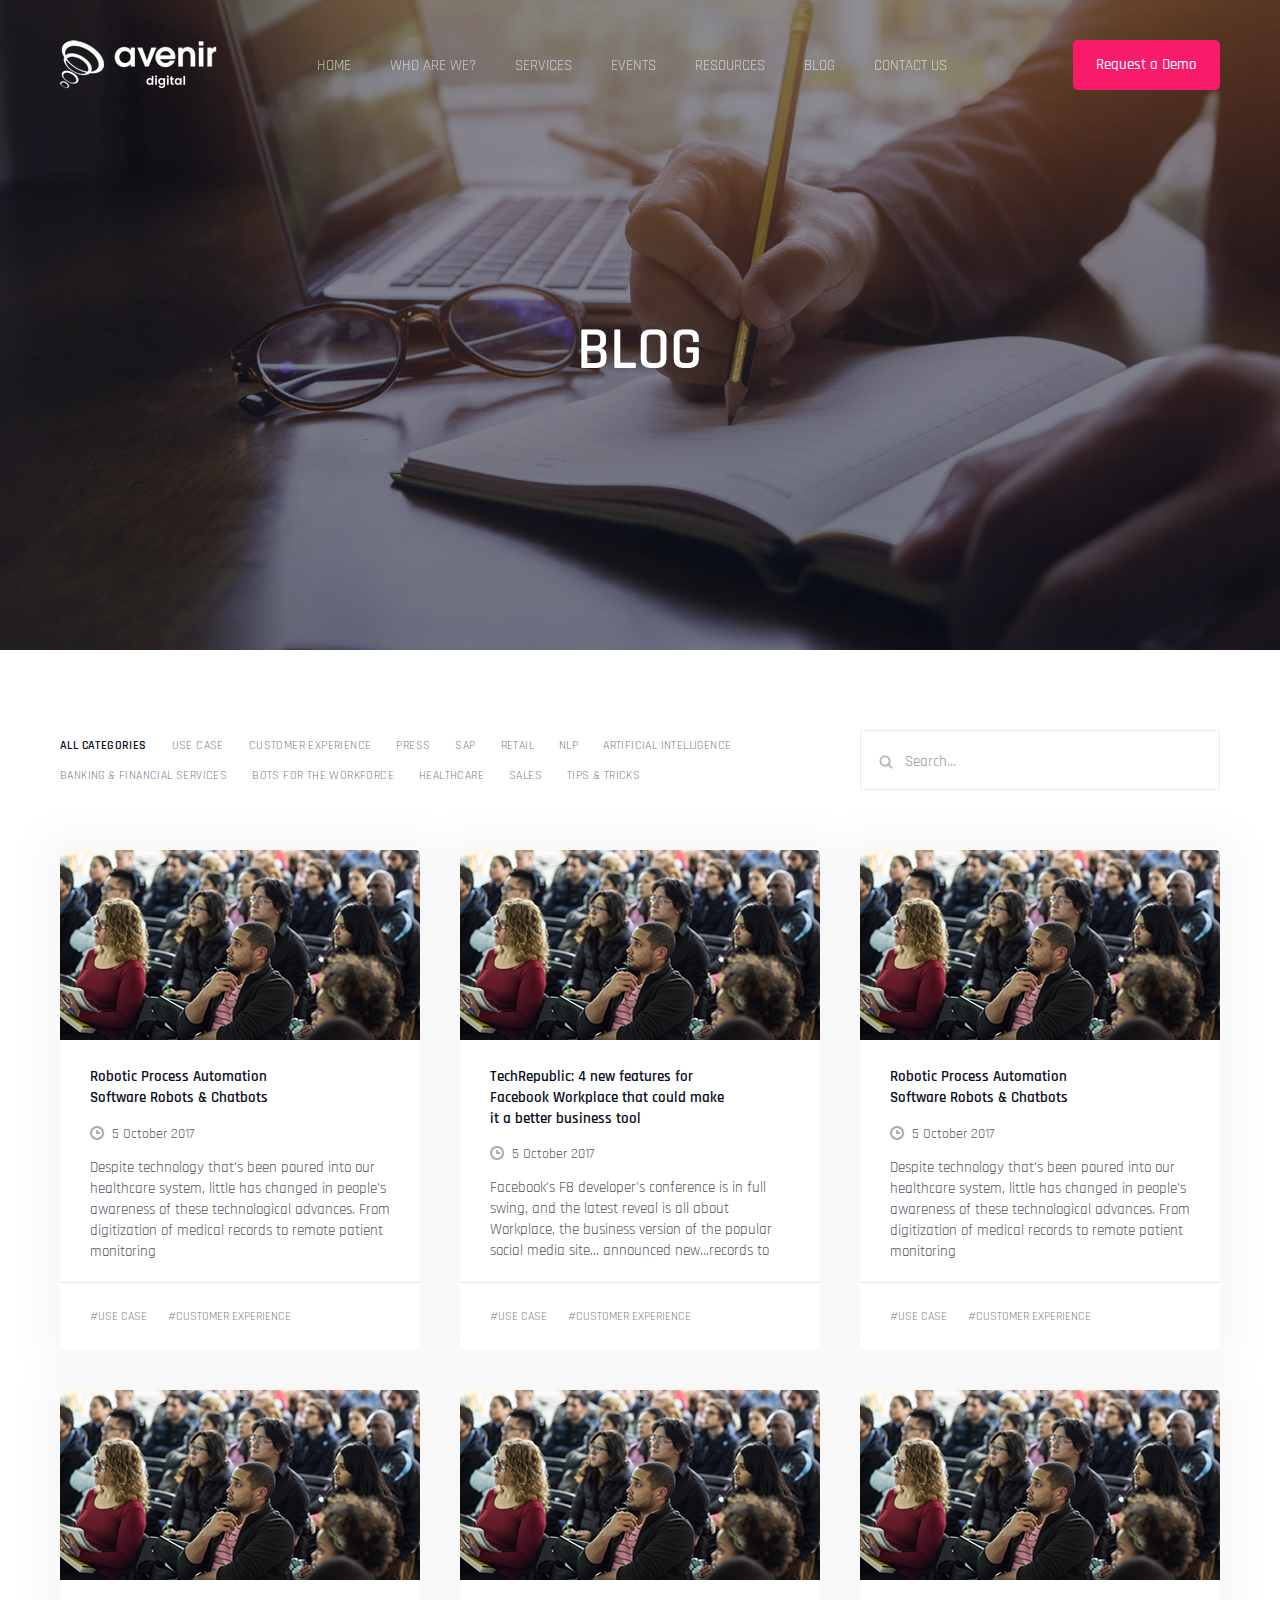
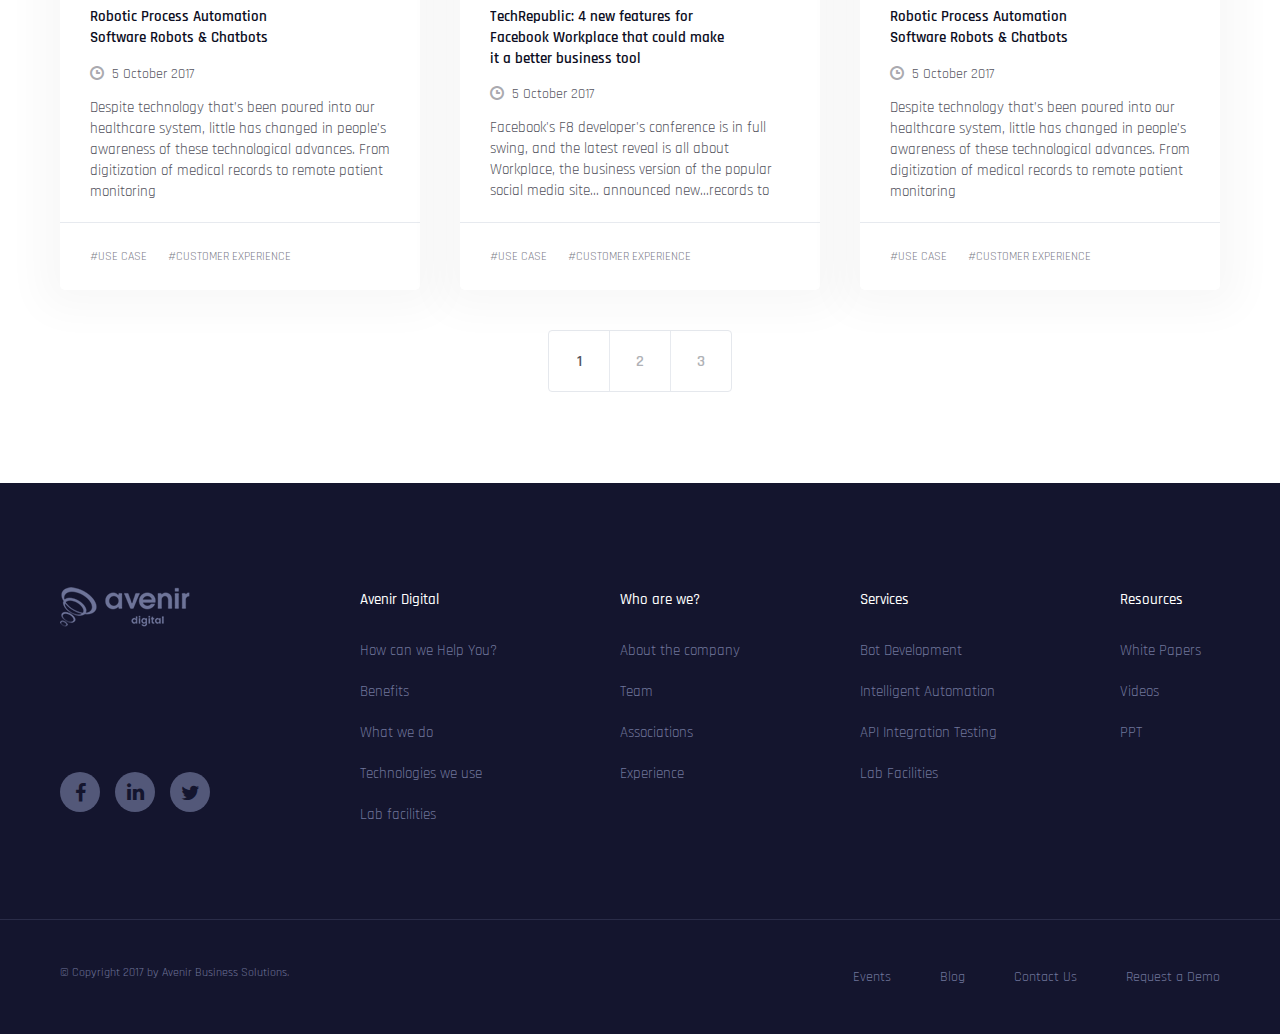
<file: blog.html>
<!DOCTYPE html>
<html lang="en">

<head>

	<meta charset="utf-8">

	<title>Avenir</title>
	<meta name="description" content="">

	<meta http-equiv="X-UA-Compatible" content="IE=edge">
	<meta name="viewport" content="width=device-width, initial-scale=1, maximum-scale=1">

	<meta property="og:image" content="path/to/image.jpg">
	<link rel="shortcut icon" href="img/favicon/favicon.ico" type="image/x-icon">
	<link rel="apple-touch-icon" href="img/favicon/apple-touch-icon.png">
	<link rel="apple-touch-icon" sizes="72x72" href="img/favicon/apple-touch-icon-72x72.png">
	<link rel="apple-touch-icon" sizes="114x114" href="img/favicon/apple-touch-icon-114x114.png">

	<!-- Chrome, Firefox OS and Opera -->
	<meta name="theme-color" content="#000">
	<!-- Windows Phone -->
	<meta name="msapplication-navbutton-color" content="#000">
	<!-- iOS Safari -->
	<meta name="apple-mobile-web-app-status-bar-style" content="#000">

	<style>body { opacity: 0; overflow-x: hidden; } html { background-color: #fff; }</style>

</head>

<body id="body">

	<!-- header -->
	<header class="header header-inside__style" data-image-src="img/bg-blog.jpg">
		<div class="top-line__wrapper top-line__wrapper--bgt" id="top-line__fixed">
			<div class="container">
				<div class="row">
					<div class="col-md-2 col-sm-4">
						<a href="#" class="header-logo">
							<img src="img/logo-main.png" width="157" height="49" alt="Logo Avenir" title="Logo Avenir">
						</a>
					</div>
					<div class="col-md-8 col-sm-8 mobile-menu">
						<nav class="header-nav">
							<a href="#" class="burger-nav__list   mobile-menu__open" id="click-prevent">
								<span class="stick stick-1"></span>
								<span class="stick stick-2"></span>
								<span class="stick stick-3"></span>
							</a>
							<ul class="header-nav__list mobile-menu__list">
								<li class="header-nav__item">
									<a href="#" class="header-nav__link">Home</a>
								</li>
								<li class="header-nav__item">
									<a href="#" class="header-nav__link">Who Are We?</a>
								</li>
								<li class="header-nav__item">
									<a href="#" class="header-nav__link">Services</a>
								</li>
								<li class="header-nav__item">
									<a href="#" class="header-nav__link">Events</a>
								</li>
								<li class="header-nav__item">
									<a href="#" class="header-nav__link">Resources</a>
								</li>
								<li class="header-nav__item">
									<a href="#" class="header-nav__link">Blog</a>
								</li>
								<li class="header-nav__item">
									<a href="#" class="header-nav__link">Contact Us</a>
								</li>
								<a href="#" class="button btn-default header-nav__button button__top-line">Request a Demo</a>
							</ul>
						</nav>
					</div>
					<div class="col-md-2 text-right wrapper-header__button">
						<a href="#popup-demo" class="button btn-default button__top-line popup">Request a Demo</a>
					</div>
				</div>
			</div>
		</div>
		<div class="heading-header__inside">
			<h1>Blog</h1>
		</div>
	</header>
	<!-- header End -->

	<!-- main -->
	<main class="main" id="main">

		<div class="blog-wrapper">
			<div class="blog-wrapper__top--line padd-top___80">
				<div class="container">
					<div class="row">
						<div class="col-md-8">
							<div class="blog-categiries">
								<ul class="categiries-list">
									<h4 class="heading-categories">All categories</h4>
									<li class="categiries-list__item"><a href="#" class="categiries-list__link">Use Case</a></li>
									<li class="categiries-list__item"><a href="#" class="categiries-list__link">Customer Experience</a></li>
									<li class="categiries-list__item"><a href="#" class="categiries-list__link">Press</a></li>
									<li class="categiries-list__item"><a href="#" class="categiries-list__link">SAP</a></li>
									<li class="categiries-list__item"><a href="#" class="categiries-list__link">Retail</a></li>
									<li class="categiries-list__item"><a href="#" class="categiries-list__link">NLP</a></li>
									<li class="categiries-list__item"><a href="#" class="categiries-list__link">Artificial Intelligence</a></li>
									<li class="categiries-list__item"><a href="#" class="categiries-list__link">Banking & Financial Services</a></li>
									<li class="categiries-list__item"><a href="#" class="categiries-list__link">Bots for the Workforce</a></li>
									<li class="categiries-list__item"><a href="#" class="categiries-list__link">Healthcare</a></li>
									<li class="categiries-list__item"><a href="#" class="categiries-list__link">Sales</a></li>
									<li class="categiries-list__item"><a href="#" class="categiries-list__link">Tips & Tricks</a></li>
								</ul>
							</div>
						</div>
						<div class="col-md-4">
							<div class="search-wrapper">
								<form action="">
									<input type="text" class="search-blog" placeholder="Search...">
									<button type="submit" class="search-submit">
										<svg version="1.1" class="search-icon" xmlns="http://www.w3.org/2000/svg" xmlns:xlink="http://www.w3.org/1999/xlink" x="0px" y="0px" viewBox="0 0 15 15" xml:space="preserve">
											<g>
												<path class="st0" d="M14.3,12.9l-2.9-2.9c0.7-1,1.1-2.2,1.1-3.5c0-3.3-2.7-6-6-6s-6,2.7-6,6s2.7,6,6,6c1.3,0,2.5-0.4,3.5-1.1 l2.9,2.9c0.4,0.4,1,0.4,1.4,0C14.7,13.9,14.7,13.2,14.3,12.9z M6.4,10.4c-2.2,0-4-1.8-4-4s1.8-4,4-4s4,1.8,4,4S8.6,10.4,6.4,10.4z "/>
											</g>
										</svg>
									</button>
								</form>
							</div>
						</div>
					</div>
				</div>
			</div>
			<div class="blog-wrapper__content">
				<div class="container">
					<div class="row">
						<div class="col-md-4 col-sm-6 col-xs-6">
							<div class="blog-item__main">
								<div class="blog-item__main--img">
									<a href="#poup-go" class="popup"><img src="img/blog/blog-post1.jpg" alt=""></a>
								</div>
								<div class="blog-item__main--content">
									<a href="#">
										<h4 class="blog-item__heading">Robotic Process Automation 
											Software Robots &amp; Chatbots
										</h4>
									</a>
									<p class="date-posts">
										<i class="icon-ellipse-31 date-icons"></i>
										5 October 2017
									</p>
									<p class="blog-text">
										Despite technology that’s been poured into our healthcare system, little has changed in people’s awareness of these technological advances. From digitization of medical records to remote patient monitoring
									</p>
								</div>
								<div class="tag-blog">
									<ul class="tag-blog__list">
										<li class="tag-blog__item"><a href="#" class="tag-blog__link"><span>#</span>Use Case</a></li>
										<li class="tag-blog__item"><a href="" class="tag-blog__link"><span>#</span>Customer Experience</a></li>
									</ul>
								</div>
							</div>
						</div>
						<div class="col-md-4 col-sm-6 col-xs-6">
							<div class="blog-item__main">
								<div class="blog-item__main--img">
									<a href="#"><img src="img/blog/blog-post1.jpg" alt=""></a>
								</div>
								<div class="blog-item__main--content">
									<a href="#">
										<h4 class="blog-item__heading">TechRepublic: 4 new features for 
											Facebook Workplace that could make 
											it a better business tool
										</h4>
									</a>
									<p class="date-posts">
										<i class="icon-ellipse-31 date-icons"></i>
										5 October 2017
									</p>
									<p class="blog-text">
										Facebook's F8 developer's conference is in full swing, and the latest reveal is all about Workplace, the business version of the popular social media site...
										announced new...records to remote patient monitoring...
									</p>
								</div>
								<div class="tag-blog">
									<ul class="tag-blog__list">
										<li class="tag-blog__item"><a href="#" class="tag-blog__link"><span>#</span>Use Case</a></li>
										<li class="tag-blog__item"><a href="" class="tag-blog__link"><span>#</span>Customer Experience</a></li>
									</ul>
								</div>
							</div>
						</div>
						<div class="col-md-4 col-sm-6 col-xs-6">
							<div class="blog-item__main">
								<div class="blog-item__main--img">
									<a href="#"><img src="img/blog/blog-post1.jpg" alt=""></a>
								</div>
								<div class="blog-item__main--content">
									<a href="#">
										<h4 class="blog-item__heading">Robotic Process Automation 
											Software Robots &amp; Chatbots
										</h4>
									</a>
									<p class="date-posts">
										<i class="icon-ellipse-31 date-icons"></i>
										5 October 2017
									</p>
									<p class="blog-text">
										Despite technology that’s been poured into our healthcare system, little has changed in people’s awareness of these technological advances. From digitization of medical records to remote patient monitoring
									</p>
								</div>
								<div class="tag-blog">
									<ul class="tag-blog__list">
										<li class="tag-blog__item"><a href="#" class="tag-blog__link"><span>#</span>Use Case</a></li>
										<li class="tag-blog__item"><a href="" class="tag-blog__link"><span>#</span>Customer Experience</a></li>
									</ul>
								</div>
							</div>
						</div>
						<div class="col-md-4 col-sm-6 col-xs-6">
							<div class="blog-item__main">
								<div class="blog-item__main--img">
									<a href="#"><img src="img/blog/blog-post1.jpg" alt=""></a>
								</div>
								<div class="blog-item__main--content">
									<a href="#">
										<h4 class="blog-item__heading">Robotic Process Automation 
											Software Robots &amp; Chatbots
										</h4>
									</a>
									<p class="date-posts">
										<i class="icon-ellipse-31 date-icons"></i>
										5 October 2017
									</p>
									<p class="blog-text">
										Despite technology that’s been poured into our healthcare system, little has changed in people’s awareness of these technological advances. From digitization of medical records to remote patient monitoring
									</p>
								</div>
								<div class="tag-blog">
									<ul class="tag-blog__list">
										<li class="tag-blog__item"><a href="#" class="tag-blog__link"><span>#</span>Use Case</a></li>
										<li class="tag-blog__item"><a href="" class="tag-blog__link"><span>#</span>Customer Experience</a></li>
									</ul>
								</div>
							</div>
						</div>
						<div class="col-md-4 col-sm-6 col-xs-6">
							<div class="blog-item__main">
								<div class="blog-item__main--img">
									<a href="#"><img src="img/blog/blog-post1.jpg" alt=""></a>
								</div>
								<div class="blog-item__main--content">
									<a href="#">
										<h4 class="blog-item__heading">TechRepublic: 4 new features for 
											Facebook Workplace that could make 
											it a better business tool
										</h4>
									</a>
									<p class="date-posts">
										<i class="icon-ellipse-31 date-icons"></i>
										5 October 2017
									</p>
									<p class="blog-text">
										Facebook's F8 developer's conference is in full swing, and the latest reveal is all about Workplace, the business version of the popular social media site...
										announced new...records to remote patient monitoring...
									</p>
								</div>
								<div class="tag-blog">
									<ul class="tag-blog__list">
										<li class="tag-blog__item"><a href="#" class="tag-blog__link"><span>#</span>Use Case</a></li>
										<li class="tag-blog__item"><a href="" class="tag-blog__link"><span>#</span>Customer Experience</a></li>
									</ul>
								</div>
							</div>
						</div>
						<div class="col-md-4 col-sm-6 col-xs-6">
							<div class="blog-item__main">
								<div class="blog-item__main--img">
									<a href="#"><img src="img/blog/blog-post1.jpg" alt=""></a>
								</div>
								<div class="blog-item__main--content">
									<a href="#">
										<h4 class="blog-item__heading">Robotic Process Automation 
											Software Robots &amp; Chatbots
										</h4>
									</a>
									<p class="date-posts">
										<i class="icon-ellipse-31 date-icons"></i>
										5 October 2017
									</p>
									<p class="blog-text">
										Despite technology that’s been poured into our healthcare system, little has changed in people’s awareness of these technological advances. From digitization of medical records to remote patient monitoring
									</p>
								</div>
								<div class="tag-blog">
									<ul class="tag-blog__list">
										<li class="tag-blog__item"><a href="#" class="tag-blog__link"><span>#</span>Use Case</a></li>
										<li class="tag-blog__item"><a href="" class="tag-blog__link"><span>#</span>Customer Experience</a></li>
									</ul>
								</div>
							</div>
						</div>
					</div>
				</div>
			</div>
			<div class="blog-wrapper__navigation">
				<ul class="navigation__list">
					<li class="navigation__item"><a href="#" class="navigation__link active">1</a></li>
					<li class="navigation__item"><a href="#" class="navigation__link">2</a></li>
					<li class="navigation__item"><a href="#" class="navigation__link">3</a></li>
				</ul>
			</div>
		</div>

	</main>
	<!-- main End -->

	<!-- footer -->
	<footer class="footer" id="footer">
		<div class="footer-header">
			<div class="container">
				<div class="row">
					<div class="col-md-3 col-sm-3 col-xs-4 common-height text-center__320">
						<a href="#" class="footer-logo">
							<img src="img/logo-footer.png" width="130" height="40" alt="Avenir" title="Avenir">
						</a>
						<ul class="footer-social__list">
							<li class="footer-social__item">
								<a href="#" class="footer-social__link" target="_blank">
									<i class="fa fa-facebook" aria-hidden="true"></i>
								</a>
							</li>
							<li class="footer-social__item">
								<a href="#" class="footer-social__link" target="_blank">
									<i class="fa fa-linkedin" aria-hidden="true"></i>
								</a>
							</li>
							<li class="footer-social__item">
								<a href="#" class="footer-social__link" target="_blank">
									<i class="fa fa-twitter" aria-hidden="true"></i>
								</a>
							</li>
						</ul>
					</div>
					<div class="col-md-2 col-sm-2 col-xs-4 common-height">
						<h3 class="footer-header__heading">Avenir Digital</h3>
						<ul class="footer-header__list">
							<li class="footer-header__item"><a href="#" class="footer-header__link">How can we Help You?</a></li>
							<li class="footer-header__item"><a href="#" class="footer-header__link">Benefits</a></li>
							<li class="footer-header__item"><a href="#" class="footer-header__link">What we do</a></li>
							<li class="footer-header__item"><a href="#" class="footer-header__link">Technologies we use</a></li>
							<li class="footer-header__item"><a href="#" class="footer-header__link">Lab facilities</a></li>
						</ul>
					</div>
					<div class="col-md-3 col-sm-3 col-xs-4 common-height paddingleft">
						<h3 class="footer-header__heading">Who are we?</h3>
						<ul class="footer-header__list">
							<li class="footer-header__item"><a href="#" class="footer-header__link">About the company</a></li>
							<li class="footer-header__item"><a href="#" class="footer-header__link">Team</a></li>
							<li class="footer-header__item"><a href="#" class="footer-header__link">Associations</a></li>
							<li class="footer-header__item"><a href="#" class="footer-header__link">Experience</a></li>
						</ul>
					</div>
					<div class="col-md-2 col-sm-2 col-xs-4 common-height">
						<h3 class="footer-header__heading">Services</h3>
						<ul class="footer-header__list">
							<li class="footer-header__item"><a href="#" class="footer-header__link">Bot Development</a></li>
							<li class="footer-header__item"><a href="#" class="footer-header__link">Intelligent Automation</a></li>
							<li class="footer-header__item"><a href="#" class="footer-header__link">API Integration Testing</a></li>
							<li class="footer-header__item"><a href="#" class="footer-header__link">Lab Facilities</a></li>
						</ul>
					</div>
					<div class="col-md-2 col-sm-2 col-xs-4 common-height paddingleft">
						<h3 class="footer-header__heading">Resources</h3>
						<ul class="footer-header__list">
							<li class="footer-header__item"><a href="#" class="footer-header__link">White Papers</a></li>
							<li class="footer-header__item"><a href="#" class="footer-header__link">Videos</a></li>
							<li class="footer-header__item"><a href="#" class="footer-header__link">PPT</a></li>
						</ul>
					</div>
				</div>
			</div>
		</div>
		<div class="footer-bottom">
			<div class="container">
				<div class="row">
					<div class="col-md-6 col-sm-6 col-md-push-6 col-sm-push-6">
						<ul class="navigation-footet__bottom text-right">
							<li class="navigation-footet__item"><a href="#" class="navigation-footet__link">Events</a></li>
							<li class="navigation-footet__item"><a href="#" class="navigation-footet__link">Blog</a></li>
							<li class="navigation-footet__item"><a href="#" class="navigation-footet__link">Contact Us</a></li>
							<li class="navigation-footet__item"><a href="#" class="navigation-footet__link">Request a Demo</a></li>
						</ul>
					</div>
					<div class="col-md-6 col-sm-6 col-md-pull-6 col-sm-pull-6">
						<p class="avenir-copyright">
							© Copyright 2017 by Avenir Business Solutions.
						</p>
					</div>
				</div>
			</div>
		</div>
	</footer>
	<!-- footer End -->

	<div class="hidden">
		<div id="poup-go" class="post-popup">
			<section>
				<header class="header-post" data-image-src="img/blog/post-popup1.jpg">
					<article class="info-post">
						<h1 class="header-post__heading">AI-rich, Conversational UIs can help 
							Healthcare leaders play catch-up in 
							the innovation race
						</h1>
						<p class="date-posts">
							<i class="icon-ellipse-31 date-icons"></i>
							5 October 2017
						</p>
						<ul class="tag-post__list">
							<li class="tag-post__item"><a href="#" class="tag-post__link"><span>#</span>Use Case</a></li>
							<li class="tag-post__item"><a href="" class="tag-post__link"><span>#</span>Customer Experience</a></li>
						</ul>
					</article>
				</header>
				<section class="post-content padd-top___50">
					<h3>How to Approach the Innovation Challenge and Opportunity</h3>
					<p>
						The annual HIMSS conference always sparks lively discussions among the HIT community about innovative technology and the role it will play in patient care. While this year’s event held similar discussions, what stood out is that providers, payers and vendors seemed unusually anxious, concerned, and excited about two areas expected to drive the next great wave of digital health innovation – Artificial Intelligence (AI) and smart Siri-like assistants called “chatbots” – and it’s easy to understand why.
					</p>
					<p>
						The Anxiety: The community recognises that healthcare innovation lags behind other industries, and there’s dire need to move faster. No one echoed this point better than Rebecca Kaul, chief innovation officer at MD Anderson. During her keynote at a Sunday Summit she the audience that, “We’ve all seen what happens when companies get too complacent in their success. Remember Blockbuster Video? Remember when everybody had a Blackberry?” The health IT community wants to innovate faster. They see that Amazon, Google and Facebook have already started to disrupt consumer expectations once again, now with AI-rich, conversational experiences. Providers and payers know this drill. Consumer experiences will quickly translate into new expectations from their patients, members and employees. Herein lies their source of anxiety – because innovation efforts compete for resources with mandatory ‘run-the-business’ projects that address a new government’s policies, increasing security and privacy threats, and issues like interoperability.
					</p>
					<blockquote class="post-quotes">
						<svg version="1.1" class="quotes-icon" id="quotes_1_" xmlns="http://www.w3.org/2000/svg" xmlns:xlink="http://www.w3.org/1999/xlink" x="0px" y="0px" viewBox="0 0 20 12" style="enable-background:new 0 0 20 12;" xml:space="preserve">
							<g id="quotes">
								<g>
									<path class="st0" d="M0,8h4v4h4V0H0V8z M12,0v8h4v4h4V0H12z"/>
								</g>
							</g>
						</svg>
						The annual HIMSS conference always sparks lively discussions among the HIT community about innovative technology and the role it will play in patient care. While this year’s event held similar discussions, what stood out is that providers, payers and vendors seemed unusually anxious, c oncerned, and excited about two areas expected to drive the next great wave of digital health innovation – Artificial Intelligence (AI) and smart Siri-like assistants called “chatbots” – and it’s easy to understand why.
						<div class="author-quote">
							<img src="img/author-quote.jpg" class="author-quote__img" alt="">
							<h3 class="author-quote__name">Robert Smith</h3>
							<span class="author-quote__specials">CEO “VR Space”</span>
						</div>
					</blockquote>
					<h2>The Great Lesson of History</h2>
					<h3>Community</h3>
					<p>
						We all wish for AI to find cures to diseases, change health outcomes and save people’s lives. It’s human nature. While it’s not far-fetched to expect that AI will uncover patterns that aid in medical diagnoses, the HIT community must recognise that there are implications due to the high-risk nature of this AI use case.
					</p>
					<h3>Meaning</h3>
					<p>
						Clinical scheduling. Clinical managers can spend more than 50 percent of their time each day working to address daily staffing imbalances and subsequent regulatory, cost and retention concerns. This is why software providers like Infor and Kronos enriched their software with robust analytics tools that help managers understand these situations. But managers and clinical staff need still need ways to respond faster, on-the-go, and in a self-service fashion. That’s why scheduling is one of the top use cases for AI and intelligent chatbots.
					</p>
					<img src="img/phone-post.jpg" class="img-responsive aligncenter" alt="">
					<h3>Conclusion</h3>
					<p>
						Major innovations like AI and conversational interfaces bring about skeptics and believers. Will systems really be smarter than humans? Will people really want to “talk” more than they text? I’d suggest that we ask a different question based on history’s greatest lessons: Will this technology create a way of doing something that’s simpler, faster or smarter than how we do it today? To that question, the simple answer is yes. History proves that human nature will always lead us to that end. We stopped using horses and buggies when we could use cars. We replaced manual farming with tractors that produced a higher yield.
					</p>
				</section>
				<footer class="footer-post">
					<div class="footer-container clearfix">
							<div class="col_6">
								<div class="author-posts">
									<p class="foot_text">Author: <span>Suresh kumar</span></p>
								</div>
							</div>
							<div class="col_6">
								<div class="share-post">
									<p class="foot_text">Share:</p>
									<ul class="share-post__list">
										<li class="share-post__item"><a href="#" class="share-post__link facebook-bg"><i class="fa fa-facebook" aria-hidden="true"></i></a></li>
										<li class="share-post__item"><a href="#" class="share-post__link twitter-bg"><i class="fa fa-twitter" aria-hidden="true"></i></a></li>
										<li class="share-post__item"><a href="#" class="share-post__link google-bg"><i class="fa fa-google" aria-hidden="true"></i></a></li>
										<li class="share-post__item"><a href="#" class="share-post__link linkedin-bg"><i class="fa fa-linkedin" aria-hidden="true"></i></a></li>
										<li class="share-post__item"><a href="#" class="share-post__link link-to-bg"><i class="icon-forma-1"></i></a></li>
									</ul>
								</div>
							</div>
					</div>
				</footer>
			</section>
		</div>

		<div id="popup-demo" class="popup-demo">
			<h3>Request a Demo</h3>
			<form action="">
				<input type="text" placeholder="Name">
				<input type="text" placeholder="Email">
				<input type="text" placeholder="Phone">
				<input type="text" placeholder="Company Name">
				<button href="#" class="button btn-default-submit">Submit</button>
			</form>
		</div>

	</div>

	<link rel="stylesheet" href="css/main.min.css">
	<script src="js/scripts.min.js"></script>
	<script>
		function resize() {
			var foot = document.getElementById('footer');
			var footHeight = foot.offsetHeight;
			//foot.style.marginTop = -footHeight+"px";
			document.getElementById('body').style.paddingBottom = footHeight+'px';
		}
		window.onload = resize;
		window.onresize = resize;
	</script>
</body>
</html>
</file>
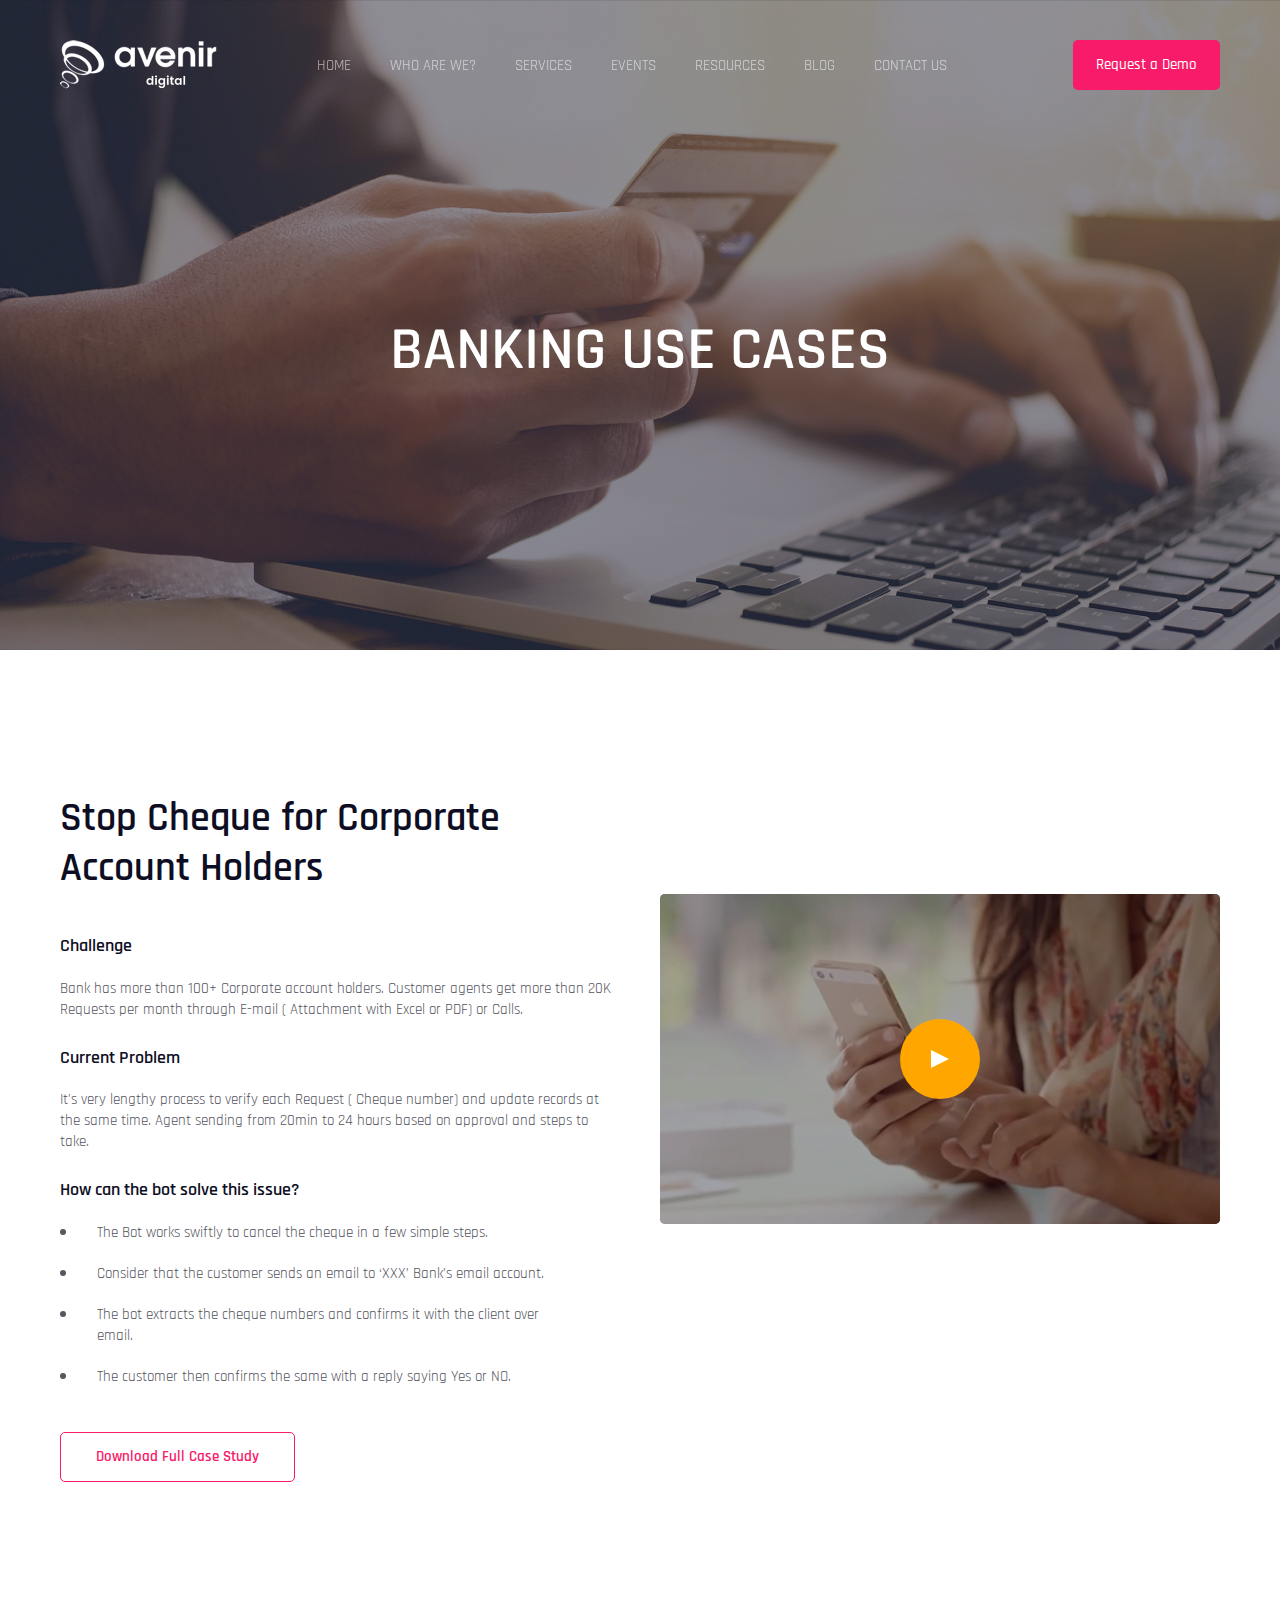
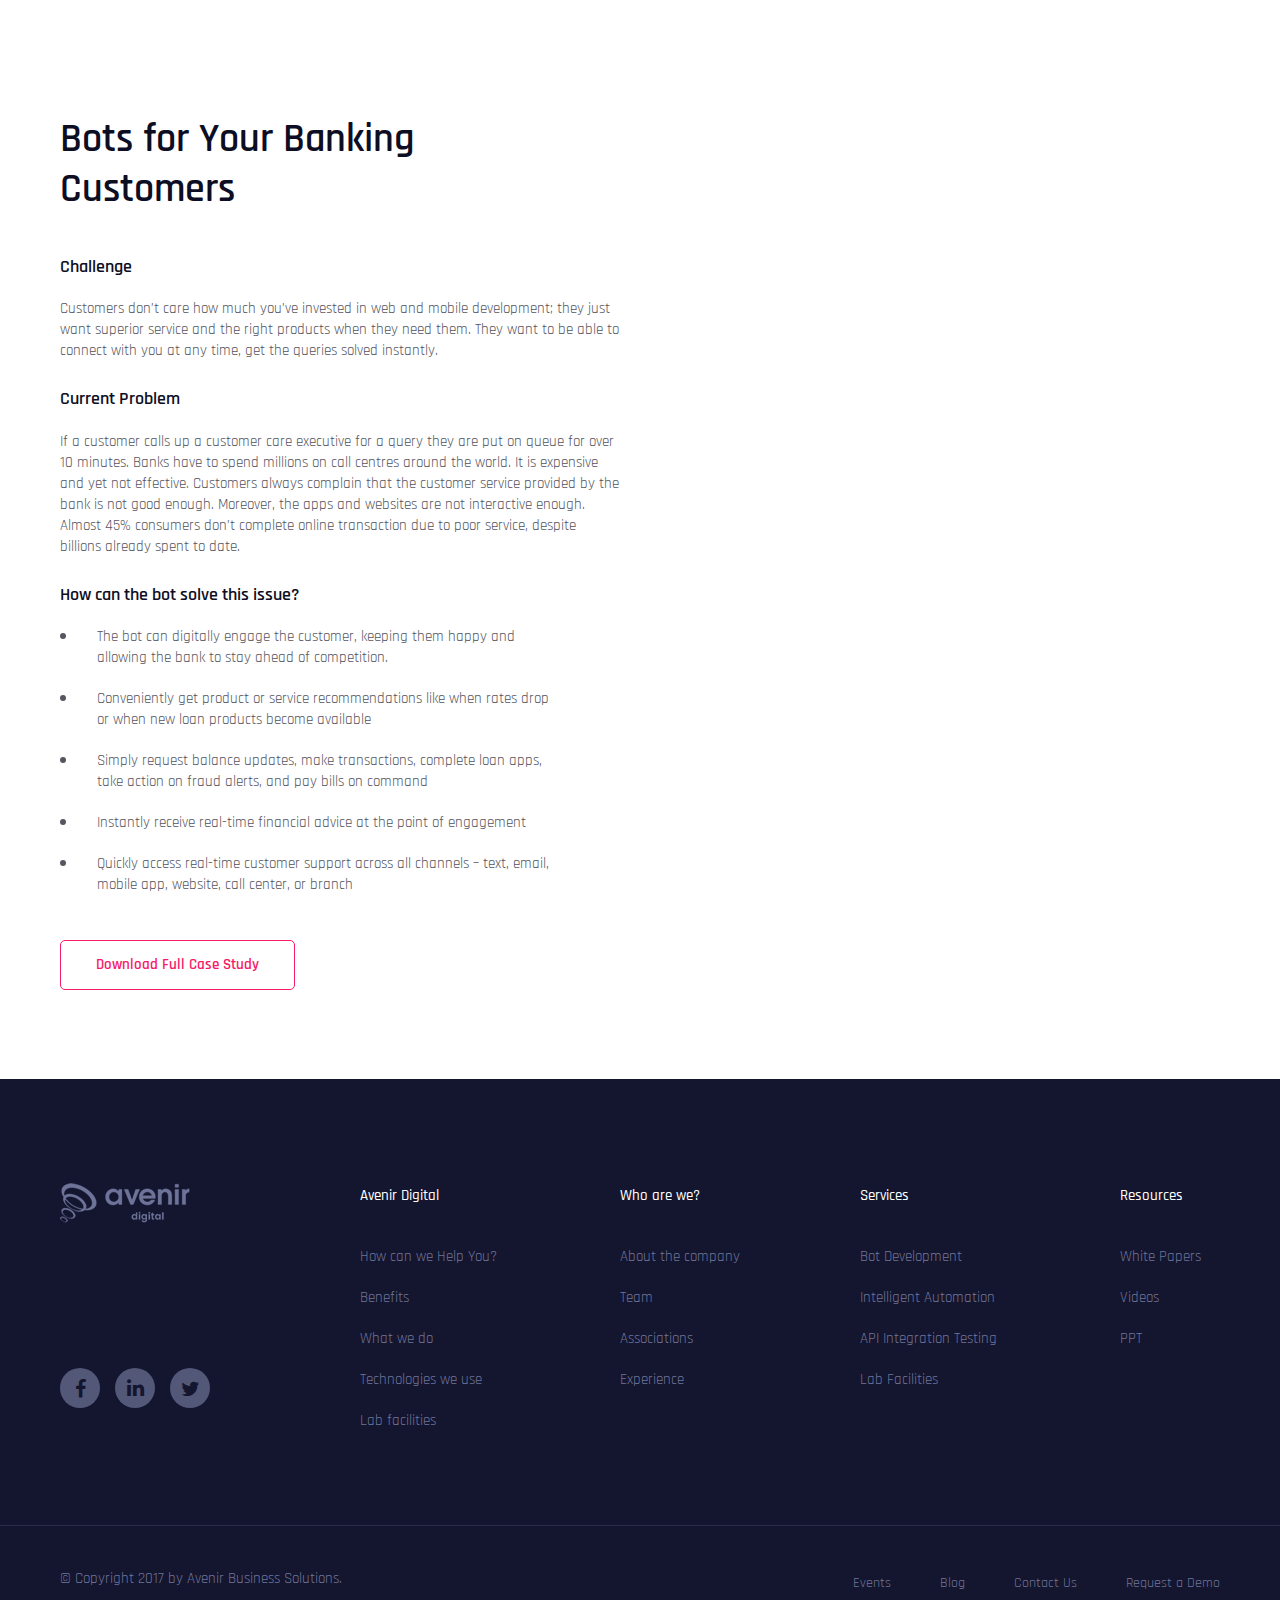
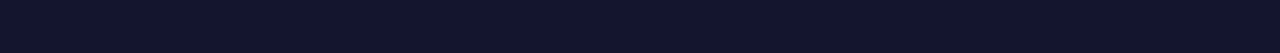
<file: cases-copy.html>
<!DOCTYPE html>
<html lang="en">

<head>

	<meta charset="utf-8">

	<title>Avenir</title>
	<meta name="description" content="">

	<meta http-equiv="X-UA-Compatible" content="IE=edge">
	<meta name="viewport" content="width=device-width, initial-scale=1, maximum-scale=1">

	<meta property="og:image" content="path/to/image.jpg">
	<link rel="shortcut icon" href="img/favicon/favicon.ico" type="image/x-icon">
	<link rel="apple-touch-icon" href="img/favicon/apple-touch-icon.png">
	<link rel="apple-touch-icon" sizes="72x72" href="img/favicon/apple-touch-icon-72x72.png">
	<link rel="apple-touch-icon" sizes="114x114" href="img/favicon/apple-touch-icon-114x114.png">

	<!-- Chrome, Firefox OS and Opera -->
	<meta name="theme-color" content="#000">
	<!-- Windows Phone -->
	<meta name="msapplication-navbutton-color" content="#000">
	<!-- iOS Safari -->
	<meta name="apple-mobile-web-app-status-bar-style" content="#000">

	<style>body { opacity: 0; overflow-x: hidden; } html { background-color: #fff; }</style>

</head>

<body id="body" class="default-paragraph">

	<!-- header -->
	<header class="header header-inside__style" data-image-src="img/bg-cases.jpg">
		<div class="top-line__wrapper top-line__wrapper--bgt" id="top-line__fixed">
			<div class="container">
				<div class="row">
					<div class="col-md-2 col-sm-4">
						<a href="#" class="header-logo">
							<img src="img/logo-main.png" width="157" height="49" alt="Logo Avenir" title="Logo Avenir">
						</a>
					</div>
					<div class="col-md-8 col-sm-8 mobile-menu">
						<nav class="header-nav">
							<a href="#" class="burger-nav__list   mobile-menu__open" id="click-prevent">
								<span class="stick stick-1"></span>
								<span class="stick stick-2"></span>
								<span class="stick stick-3"></span>
							</a>
							<ul class="header-nav__list mobile-menu__list">
								<li class="header-nav__item">
									<a href="#" class="header-nav__link">Home</a>
								</li>
								<li class="header-nav__item">
									<a href="#" class="header-nav__link">Who Are We?</a>
								</li>
								<li class="header-nav__item">
									<a href="#" class="header-nav__link">Services</a>
								</li>
								<li class="header-nav__item">
									<a href="#" class="header-nav__link">Events</a>
								</li>
								<li class="header-nav__item">
									<a href="#" class="header-nav__link">Resources</a>
								</li>
								<li class="header-nav__item">
									<a href="#" class="header-nav__link">Blog</a>
								</li>
								<li class="header-nav__item">
									<a href="#" class="header-nav__link">Contact Us</a>
								</li>
								<a href="#" class="button btn-default header-nav__button button__top-line">Request a Demo</a>
							</ul>
						</nav>
					</div>
					<div class="col-md-2 text-right wrapper-header__button">
						<a href="#" class="button btn-default button__top-line">Request a Demo</a>
					</div>
				</div>
			</div>
		</div>
		<div class="heading-header__inside">
			<h1>Banking Use Cases</h1>
		</div>
	</header>
	<!-- header End -->

	<!-- main -->
	<main class="main" id="main">

		<section class="cases-content padd-top___94">
			<div class="container">
				<div class="row">
					<div class="col-md-6">
						<div class="cases-content__wrapper">
							<h3 class="heading-h3__default text-left">
								Stop Cheque for Corporate 
								Account Holders
							</h3>
							<h4>Challenge</h4>
							<p>
								Bank has more than 100+ Corporate account holders. Customer agents get more than 20K Requests per month through E-mail ( Attachment with Excel or PDF) 
								or Calls.
							</p>
							<h4>Current Problem</h4>
							<p>
								It's very lengthy process to verify each Request ( Cheque number) and update records at the same time.  Agent sending from 20min to 24 hours based on approval and steps to take. 
							</p>
							<h4>
								How can the bot solve this issue?
							</h4>
							<ul class="default-list">
								<li class="default-list__item">The Bot works swiftly to cancel the cheque in a few simple steps.
								</li>
								<li class="default-list__item">Consider that the customer sends an email to ‘XXX’ Bank’s email account.
								</li>
								<li class="default-list__item">The bot extracts the cheque numbers and confirms it with the client over 
									email.
								</li>
								<li class="default-list__item">The customer then confirms the same with a reply saying Yes or NO.
								</li>
							</ul>
							<a href="#" class="button btn-default__pink">Download Full Case Study</a>
						</div>
					</div>
					<div class="col-md-6">
						<div class="items-video">
							<div id="styled_video_container">
								<div class="video-wrapper">
									<!-- <video width="640" height="360" controls>
										<source src="http://clips.vorwaerts-gmbh.de/big_buck_bunny.mp4" type="video/mp4"></source>
										<source src="http://clips.vorwaerts-gmbh.de/big_buck_bunny.ogv" type="video/ogg"></source>
										Your browser does not support the <code>video</code> tag.
									</video>
									<div class="video-controls">
										<button data-media="play-pause"></button>
										<button data-media="mute-unmute"></button>
									</div> -->
									<video id="my_video_1" class="video-js vjs-default-skin" width="640px" height="267px"
									controls preload="none" poster='img/preview-video.jpg'
									data-setup='{ "aspectRatio":"560:330", "playbackRates": [1, 1.5, 2] }'>
									<source src="https://vjs.zencdn.net/v/oceans.mp4" type='video/mp4' />
									<source src="https://vjs.zencdn.net/v/oceans.webm" type='video/webm' />
								</video>
							</div>
						</div>
					</div>
				</div>
			</div>
		</div>
	</section>

	<section class="cases-content padd-top___94">
		<div class="container">
			<div class="row">
				<div class="col-md-6">
					<div class="cases-content__wrapper">
						<h3 class="heading-h3__default text-left">
							Bots for Your Banking 
							Customers
						</h3>
						<h4>Challenge</h4>
						<p>
							Customers don’t care how much you’ve invested in web and mobile development; they just want superior service and the right products when they need them. They want to be able to connect with you at any time, get the queries solved instantly.
						</p>
						<h4>Current Problem</h4>
						<p>
							If a customer calls up a customer care executive for a query they are put on queue for over 10 minutes. Banks have to spend millions on call centres around the world. It is expensive and yet not effective. Customers always complain that the customer service provided by the bank is not good enough. Moreover, the apps and websites are not interactive enough. Almost 45% consumers don’t complete online transaction due to poor service, despite billions already spent to date.
						</p>
						<h4>
							How can the bot solve this issue?
						</h4>
						<ul class="default-list">
							<li class="default-list__item">The bot can digitally engage the customer, keeping them happy and 
								allowing the bank to stay ahead of competition.
							</li>
							<li class="default-list__item">Conveniently get product or service recommendations like when rates drop
								or when new loan products become available 
							</li>
							<li class="default-list__item">Simply request balance updates, make transactions, complete loan apps, 
								take action on fraud alerts, and pay bills on command 
							</li>
							<li class="default-list__item">Instantly receive real-time financial advice at the point of engagement
							</li>
							<li class="default-list__item">Quickly access real-time customer support across all channels – text, email, 
								mobile app, website, call center, or branch
							</li>
						</ul>
						<a href="#" class="button btn-default__pink">Download Full Case Study</a>
					</div>
				</div>
				<div class="col-md-6">

				</div>
			</div>
		</div>
	</section>

</main>
<!-- main End -->

<!-- footer -->
<footer class="footer" id="footer">
	<div class="footer-header">
		<div class="container">
			<div class="row">
				<div class="col-md-3 col-sm-3 col-xs-4 common-height text-center__320">
					<a href="#" class="footer-logo">
						<img src="img/logo-footer.png" width="130" height="40" alt="Avenir" title="Avenir">
					</a>
					<ul class="footer-social__list">
						<li class="footer-social__item">
							<a href="#" class="footer-social__link" target="_blank">
								<i class="fa fa-facebook" aria-hidden="true"></i>
							</a>
						</li>
						<li class="footer-social__item">
							<a href="#" class="footer-social__link" target="_blank">
								<i class="fa fa-linkedin" aria-hidden="true"></i>
							</a>
						</li>
						<li class="footer-social__item">
							<a href="#" class="footer-social__link" target="_blank">
								<i class="fa fa-twitter" aria-hidden="true"></i>
							</a>
						</li>
					</ul>
				</div>
				<div class="col-md-2 col-sm-2 col-xs-4 common-height">
					<h3 class="footer-header__heading">Avenir Digital</h3>
					<ul class="footer-header__list">
						<li class="footer-header__item"><a href="#" class="footer-header__link">How can we Help You?</a></li>
						<li class="footer-header__item"><a href="#" class="footer-header__link">Benefits</a></li>
						<li class="footer-header__item"><a href="#" class="footer-header__link">What we do</a></li>
						<li class="footer-header__item"><a href="#" class="footer-header__link">Technologies we use</a></li>
						<li class="footer-header__item"><a href="#" class="footer-header__link">Lab facilities</a></li>
					</ul>
				</div>
				<div class="col-md-3 col-sm-3 col-xs-4 common-height paddingleft">
					<h3 class="footer-header__heading">Who are we?</h3>
					<ul class="footer-header__list">
						<li class="footer-header__item"><a href="#" class="footer-header__link">About the company</a></li>
						<li class="footer-header__item"><a href="#" class="footer-header__link">Team</a></li>
						<li class="footer-header__item"><a href="#" class="footer-header__link">Associations</a></li>
						<li class="footer-header__item"><a href="#" class="footer-header__link">Experience</a></li>
					</ul>
				</div>
				<div class="col-md-2 col-sm-2 col-xs-4 common-height">
					<h3 class="footer-header__heading">Services</h3>
					<ul class="footer-header__list">
						<li class="footer-header__item"><a href="#" class="footer-header__link">Bot Development</a></li>
						<li class="footer-header__item"><a href="#" class="footer-header__link">Intelligent Automation</a></li>
						<li class="footer-header__item"><a href="#" class="footer-header__link">API Integration Testing</a></li>
						<li class="footer-header__item"><a href="#" class="footer-header__link">Lab Facilities</a></li>
					</ul>
				</div>
				<div class="col-md-2 col-sm-2 col-xs-4 common-height paddingleft">
					<h3 class="footer-header__heading">Resources</h3>
					<ul class="footer-header__list">
						<li class="footer-header__item"><a href="#" class="footer-header__link">White Papers</a></li>
						<li class="footer-header__item"><a href="#" class="footer-header__link">Videos</a></li>
						<li class="footer-header__item"><a href="#" class="footer-header__link">PPT</a></li>
					</ul>
				</div>
			</div>
		</div>
	</div>
	<div class="footer-bottom">
		<div class="container">
			<div class="row">
				<div class="col-md-6 col-sm-6 col-md-push-6 col-sm-push-6">
					<ul class="navigation-footet__bottom text-right">
						<li class="navigation-footet__item"><a href="#" class="navigation-footet__link">Events</a></li>
						<li class="navigation-footet__item"><a href="#" class="navigation-footet__link">Blog</a></li>
						<li class="navigation-footet__item"><a href="#" class="navigation-footet__link">Contact Us</a></li>
						<li class="navigation-footet__item"><a href="#" class="navigation-footet__link">Request a Demo</a></li>
					</ul>
				</div>
				<div class="col-md-6 col-sm-6 col-md-pull-6 col-sm-pull-6">
					<p class="avenir-copyright">
						© Copyright 2017 by Avenir Business Solutions.
					</p>
				</div>
			</div>
		</div>
	</div>
</footer>
<!-- footer End -->

<link rel="stylesheet" href="css/main.min.css">
<script src="js/scripts.min.js"></script>
<script>
	function resize() {
		var foot = document.getElementById('footer');
		var footHeight = foot.offsetHeight;
			//foot.style.marginTop = -footHeight+"px";
			document.getElementById('body').style.paddingBottom = footHeight+'px';
		}
		window.onload = resize;
		window.onresize = resize;
	</script>
	<script src="libs/video-player/video.js"></script>
</body>
</html>
</file>
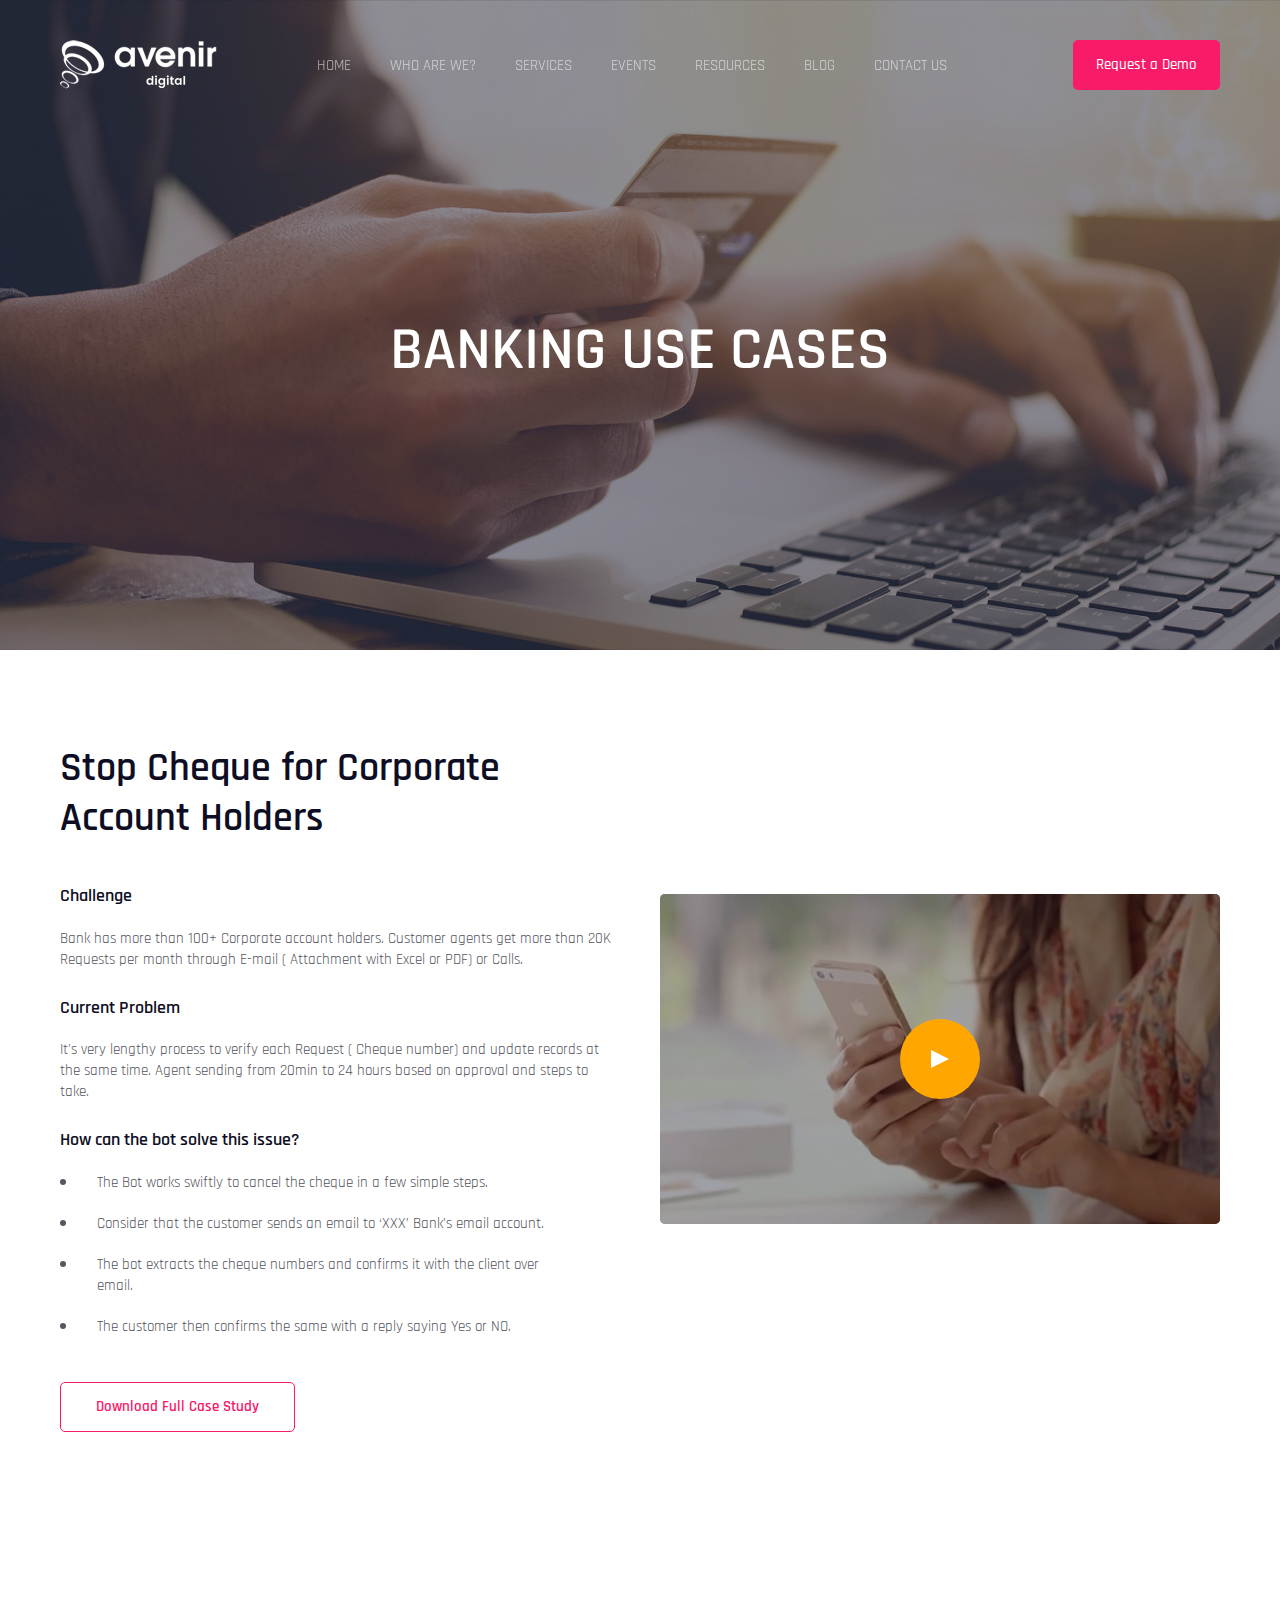
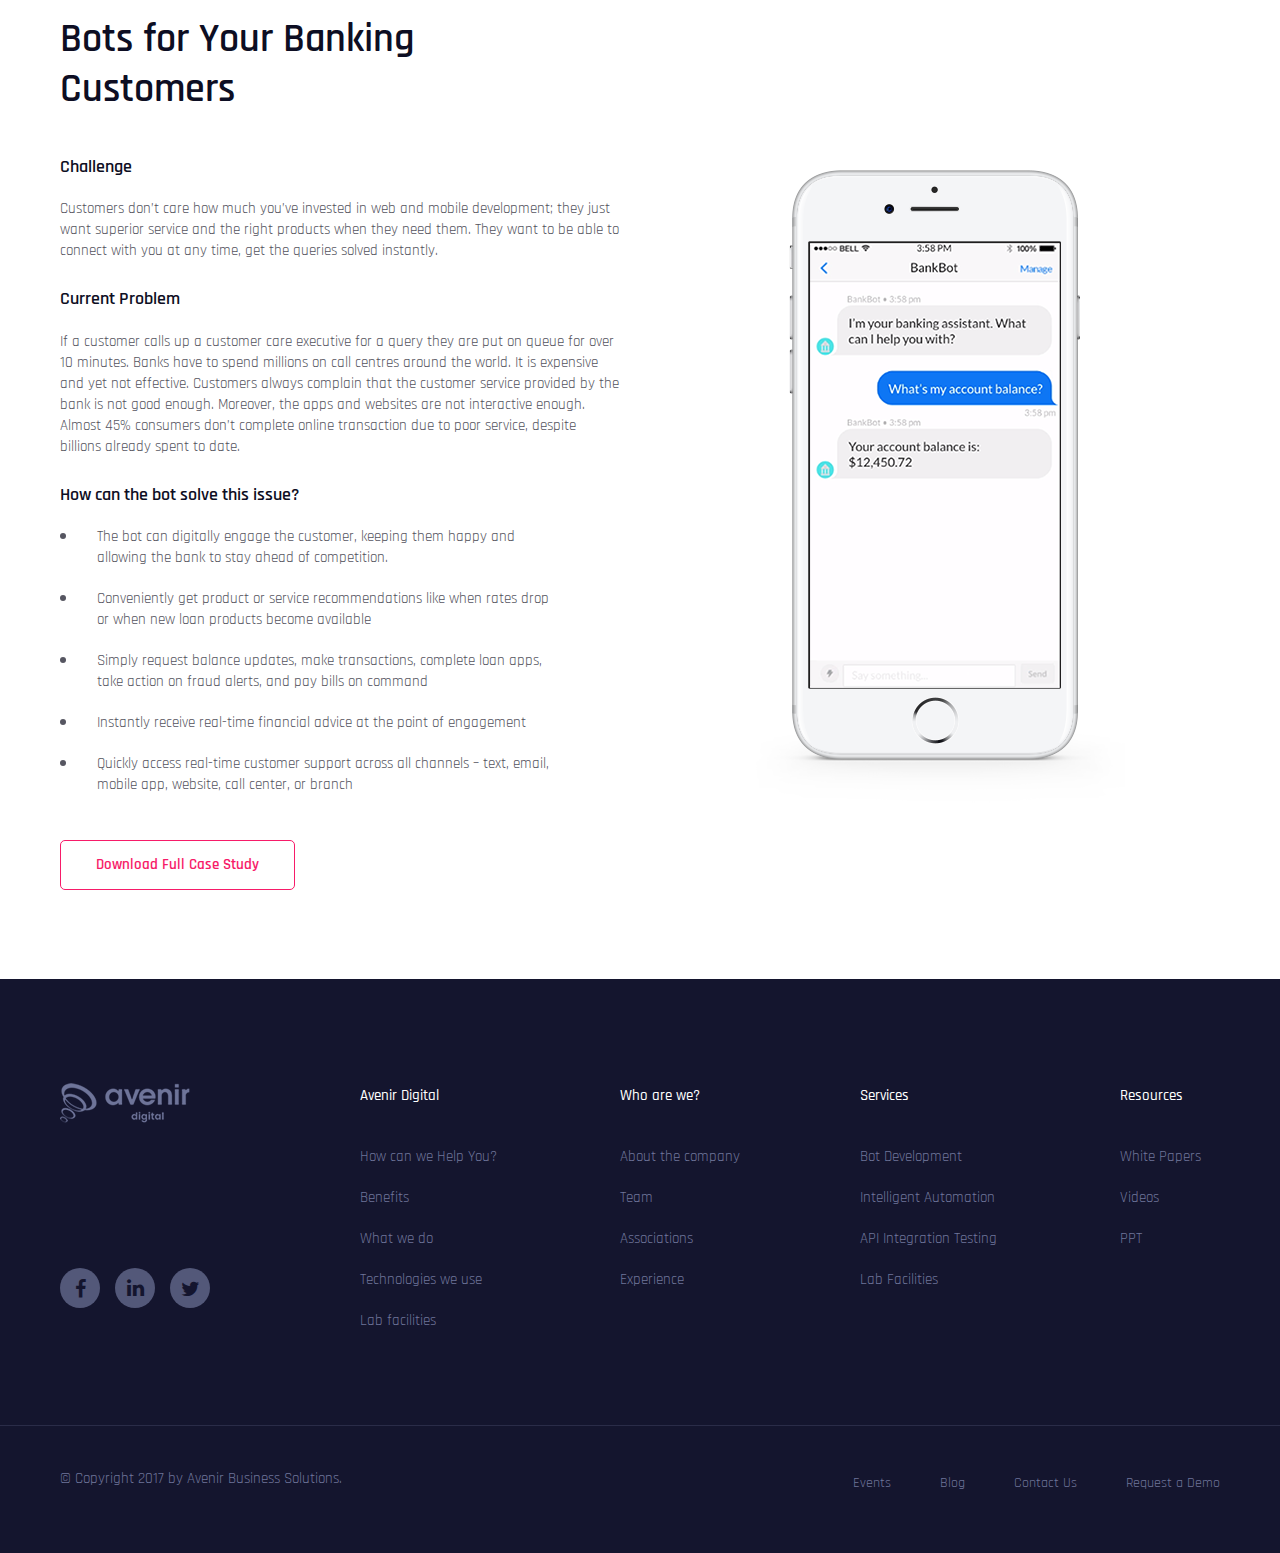
<file: cases.html>
<!DOCTYPE html>
<html lang="en">

<head>

	<meta charset="utf-8">

	<title>Avenir</title>
	<meta name="description" content="">

	<meta http-equiv="X-UA-Compatible" content="IE=edge">
	<meta name="viewport" content="width=device-width, initial-scale=1, maximum-scale=1">

	<meta property="og:image" content="path/to/image.jpg">
	<link rel="shortcut icon" href="img/favicon/favicon.ico" type="image/x-icon">
	<link rel="apple-touch-icon" href="img/favicon/apple-touch-icon.png">
	<link rel="apple-touch-icon" sizes="72x72" href="img/favicon/apple-touch-icon-72x72.png">
	<link rel="apple-touch-icon" sizes="114x114" href="img/favicon/apple-touch-icon-114x114.png">

	<!-- Chrome, Firefox OS and Opera -->
	<meta name="theme-color" content="#000">
	<!-- Windows Phone -->
	<meta name="msapplication-navbutton-color" content="#000">
	<!-- iOS Safari -->
	<meta name="apple-mobile-web-app-status-bar-style" content="#000">

	<style>body { opacity: 0; overflow-x: hidden; } html { background-color: #fff; }</style>

</head>

<body id="body" class="default-paragraph">

	<!-- header -->
	<header class="header header-inside__style" data-image-src="img/bg-cases.jpg">
		<div class="top-line__wrapper top-line__wrapper--bgt" id="top-line__fixed">
			<div class="container">
				<div class="row">
					<div class="col-md-2 col-sm-4">
						<a href="#" class="header-logo">
							<img src="img/logo-main.png" width="157" height="49" alt="Logo Avenir" title="Logo Avenir">
						</a>
					</div>
					<div class="col-md-8 col-sm-8 mobile-menu">
						<nav class="header-nav">
							<a href="#" class="burger-nav__list   mobile-menu__open" id="click-prevent">
								<span class="stick stick-1"></span>
								<span class="stick stick-2"></span>
								<span class="stick stick-3"></span>
							</a>
							<ul class="header-nav__list mobile-menu__list">
								<li class="header-nav__item">
									<a href="#" class="header-nav__link">Home</a>
								</li>
								<li class="header-nav__item">
									<a href="#" class="header-nav__link">Who Are We?</a>
								</li>
								<li class="header-nav__item">
									<a href="#" class="header-nav__link">Services</a>
								</li>
								<li class="header-nav__item">
									<a href="#" class="header-nav__link">Events</a>
								</li>
								<li class="header-nav__item">
									<a href="#" class="header-nav__link">Resources</a>
								</li>
								<li class="header-nav__item">
									<a href="#" class="header-nav__link">Blog</a>
								</li>
								<li class="header-nav__item">
									<a href="#" class="header-nav__link">Contact Us</a>
								</li>
								<a href="#" class="button btn-default header-nav__button button__top-line">Request a Demo</a>
							</ul>
						</nav>
					</div>
					<div class="col-md-2 text-right wrapper-header__button">
						<a href="#" class="button btn-default button__top-line">Request a Demo</a>
					</div>
				</div>
			</div>
		</div>
		<div class="heading-header__inside">
			<h1>Banking Use Cases</h1>
		</div>
	</header>
	<!-- header End -->

	<!-- main -->
	<main class="main" id="main">

		<section class="cases-content padd-top___94">
			<div class="container">
				<div class="row">
					<div class="col-md-6">
						<div class="cases-content__wrapper">
							<h3 class="heading-h3__default text-left">Stop Cheque for Corporate 
								Account Holders
							</h3>
							<h4>Challenge</h4>
							<p>
								Bank has more than 100+ Corporate account holders. Customer agents get more than 20K Requests per month through E-mail ( Attachment with Excel or PDF) 
								or Calls.
							</p>
							<h4>Current Problem</h4>
							<p>
								It's very lengthy process to verify each Request ( Cheque number) and update records at the same time.  Agent sending from 20min to 24 hours based on approval and steps to take. 
							</p>
							<h4>
								How can the bot solve this issue?
							</h4>
							<ul class="default-list">
								<li class="default-list__item">The Bot works swiftly to cancel the cheque in a few simple steps.
								</li>
								<li class="default-list__item">Consider that the customer sends an email to ‘XXX’ Bank’s email account.
								</li>
								<li class="default-list__item">The bot extracts the cheque numbers and confirms it with the client over 
									email.
								</li>
								<li class="default-list__item">The customer then confirms the same with a reply saying Yes or NO.
								</li>
							</ul>
							<a href="#" class="button btn-default__pink">Download Full Case Study</a>
						</div>
					</div>
					<div class="col-md-6">
						<div class="items-video">
							<div id="styled_video_container">
								<div class="video-wrapper">
									<video id="my_video_1" class="video-js vjs-default-skin" width="640px" height="267px" controls preload="none" poster='img/preview-video.jpg' data-setup='{ "aspectRatio":"560:330", "playbackRates": [1, 1.5, 2] }'>
									<source src="img/waycare.mp4" type='video/mp4' />
										<!-- <source src="https://vjs.zencdn.net/v/oceans.webm" type='video/webm' /> -->
									</video>
								</div>
							</div>
						</div>
					</div>
				</div>
			</div>
		</section>

		<section class="cases-content padd-top___94">
			<div class="container">
				<div class="row">
					<div class="col-md-6">
						<div class="cases-content__wrapper">
							<h3 class="heading-h3__default text-left">Bots for Your Banking 
								Customers
							</h3>
							<h4>Challenge</h4>
							<p>
								Customers don’t care how much you’ve invested in web and mobile development; they just want superior service and the right products when they need them. They want to be able to connect with you at any time, get the queries solved instantly.
							</p>
							<h4>Current Problem</h4>
							<p>
								If a customer calls up a customer care executive for a query they are put on queue for over 10 minutes. Banks have to spend millions on call centres around the world. It is expensive and yet not effective. Customers always complain that the customer service provided by the bank is not good enough. Moreover, the apps and websites are not interactive enough. Almost 45% consumers don’t complete online transaction due to poor service, despite billions already spent to date.
							</p>
							<h4>
								How can the bot solve this issue?
							</h4>
							<ul class="default-list">
								<li class="default-list__item">The bot can digitally engage the customer, keeping them happy and 
									allowing the bank to stay ahead of competition.
								</li>
								<li class="default-list__item">Conveniently get product or service recommendations like when rates drop
									or when new loan products become available 
								</li>
								<li class="default-list__item">Simply request balance updates, make transactions, complete loan apps, 
									take action on fraud alerts, and pay bills on command 
								</li>
								<li class="default-list__item">Instantly receive real-time financial advice at the point of engagement
								</li>
								<li class="default-list__item">Quickly access real-time customer support across all channels – text, email, 
									mobile app, website, call center, or branch
								</li>
							</ul>
							<a href="#" class="button btn-default__pink">Download Full Case Study</a>
						</div>
					</div>
					<div class="col-md-6">
						<div class="items-video">
							<div class="video-wrapper">
								<img src="img/bot-iphone.png" class="services-bot__iphone aligncenter" alt="">
							</div>
						</div>
					</div>
				</div>
			</div>
		</section>

	</main>
	<!-- main End -->

	<!-- footer -->
	<footer class="footer" id="footer">
		<div class="footer-header">
			<div class="container">
				<div class="row">
					<div class="col-md-3 col-sm-3 col-xs-4 common-height text-center__320">
						<a href="#" class="footer-logo">
							<img src="img/logo-footer.png" width="130" height="40" alt="Avenir" title="Avenir">
						</a>
						<ul class="footer-social__list">
							<li class="footer-social__item">
								<a href="#" class="footer-social__link" target="_blank">
									<i class="fa fa-facebook" aria-hidden="true"></i>
								</a>
							</li>
							<li class="footer-social__item">
								<a href="#" class="footer-social__link" target="_blank">
									<i class="fa fa-linkedin" aria-hidden="true"></i>
								</a>
							</li>
							<li class="footer-social__item">
								<a href="#" class="footer-social__link" target="_blank">
									<i class="fa fa-twitter" aria-hidden="true"></i>
								</a>
							</li>
						</ul>
					</div>
					<div class="col-md-2 col-sm-2 col-xs-4 common-height">
						<h3 class="footer-header__heading">Avenir Digital</h3>
						<ul class="footer-header__list">
							<li class="footer-header__item"><a href="#" class="footer-header__link">How can we Help You?</a></li>
							<li class="footer-header__item"><a href="#" class="footer-header__link">Benefits</a></li>
							<li class="footer-header__item"><a href="#" class="footer-header__link">What we do</a></li>
							<li class="footer-header__item"><a href="#" class="footer-header__link">Technologies we use</a></li>
							<li class="footer-header__item"><a href="#" class="footer-header__link">Lab facilities</a></li>
						</ul>
					</div>
					<div class="col-md-3 col-sm-3 col-xs-4 common-height paddingleft">
						<h3 class="footer-header__heading">Who are we?</h3>
						<ul class="footer-header__list">
							<li class="footer-header__item"><a href="#" class="footer-header__link">About the company</a></li>
							<li class="footer-header__item"><a href="#" class="footer-header__link">Team</a></li>
							<li class="footer-header__item"><a href="#" class="footer-header__link">Associations</a></li>
							<li class="footer-header__item"><a href="#" class="footer-header__link">Experience</a></li>
						</ul>
					</div>
					<div class="col-md-2 col-sm-2 col-xs-4 common-height">
						<h3 class="footer-header__heading">Services</h3>
						<ul class="footer-header__list">
							<li class="footer-header__item"><a href="#" class="footer-header__link">Bot Development</a></li>
							<li class="footer-header__item"><a href="#" class="footer-header__link">Intelligent Automation</a></li>
							<li class="footer-header__item"><a href="#" class="footer-header__link">API Integration Testing</a></li>
							<li class="footer-header__item"><a href="#" class="footer-header__link">Lab Facilities</a></li>
						</ul>
					</div>
					<div class="col-md-2 col-sm-2 col-xs-4 common-height paddingleft">
						<h3 class="footer-header__heading">Resources</h3>
						<ul class="footer-header__list">
							<li class="footer-header__item"><a href="#" class="footer-header__link">White Papers</a></li>
							<li class="footer-header__item"><a href="#" class="footer-header__link">Videos</a></li>
							<li class="footer-header__item"><a href="#" class="footer-header__link">PPT</a></li>
						</ul>
					</div>
				</div>
			</div>
		</div>
		<div class="footer-bottom">
			<div class="container">
				<div class="row">
					<div class="col-md-6 col-sm-6 col-md-push-6 col-sm-push-6">
						<ul class="navigation-footet__bottom text-right">
							<li class="navigation-footet__item"><a href="#" class="navigation-footet__link">Events</a></li>
							<li class="navigation-footet__item"><a href="#" class="navigation-footet__link">Blog</a></li>
							<li class="navigation-footet__item"><a href="#" class="navigation-footet__link">Contact Us</a></li>
							<li class="navigation-footet__item"><a href="#" class="navigation-footet__link">Request a Demo</a></li>
						</ul>
					</div>
					<div class="col-md-6 col-sm-6 col-md-pull-6 col-sm-pull-6">
						<p class="avenir-copyright">
							© Copyright 2017 by Avenir Business Solutions.
						</p>
					</div>
				</div>
			</div>
		</div>
	</footer>
	<!-- footer End -->

	<link rel="stylesheet" href="css/main.min.css">
	<script src="js/scripts.min.js"></script>
	<script>
		function resize() {
			var foot = document.getElementById('footer');
			var footHeight = foot.offsetHeight;
			//foot.style.marginTop = -footHeight+"px";
			document.getElementById('body').style.paddingBottom = footHeight+'px';
		}
		window.onload = resize;
		window.onresize = resize;
	</script>
</body>
</html>
</file>
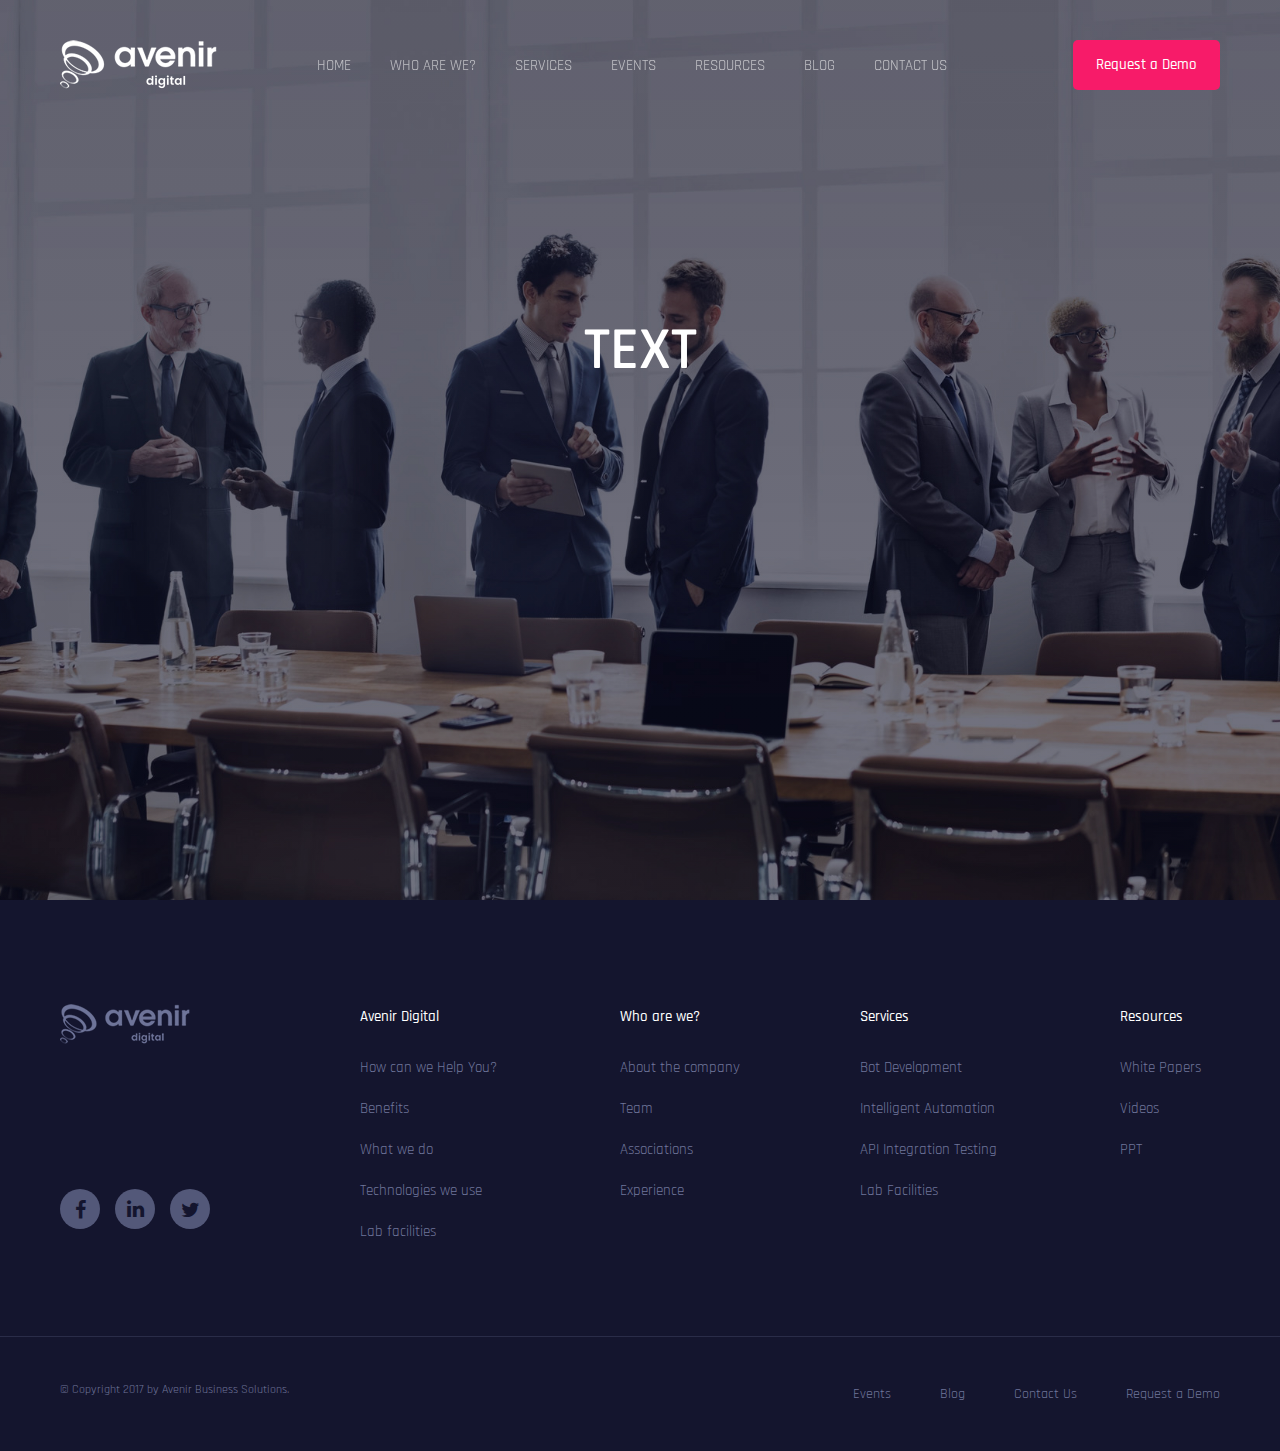
<file: default.html>
<!DOCTYPE html>
<html lang="en">

<head>

	<meta charset="utf-8">

	<title>Avenir</title>
	<meta name="description" content="">

	<meta http-equiv="X-UA-Compatible" content="IE=edge">
	<meta name="viewport" content="width=device-width, initial-scale=1, maximum-scale=1">

	<meta property="og:image" content="path/to/image.jpg">
	<link rel="shortcut icon" href="img/favicon/favicon.ico" type="image/x-icon">
	<link rel="apple-touch-icon" href="img/favicon/apple-touch-icon.png">
	<link rel="apple-touch-icon" sizes="72x72" href="img/favicon/apple-touch-icon-72x72.png">
	<link rel="apple-touch-icon" sizes="114x114" href="img/favicon/apple-touch-icon-114x114.png">

	<!-- Chrome, Firefox OS and Opera -->
	<meta name="theme-color" content="#000">
	<!-- Windows Phone -->
	<meta name="msapplication-navbutton-color" content="#000">
	<!-- iOS Safari -->
	<meta name="apple-mobile-web-app-status-bar-style" content="#000">

	<style>body { opacity: 0; overflow-x: hidden; } html { background-color: #fff; }</style>

</head>

<body id="body">

	<!-- header -->
	<header class="header" data-image-src="img/bg-header--main.jpg">
		<div class="top-line__wrapper top-line__wrapper--bgt" id="top-line__fixed">
			<div class="container">
				<div class="row">
					<div class="col-md-2 col-sm-4">
						<a href="#" class="header-logo">
							<img src="img/logo-main.png" width="157" height="49" alt="Logo Avenir" title="Logo Avenir">
						</a>
					</div>
					<div class="col-md-8 col-sm-8 mobile-menu">
						<nav class="header-nav">
							<a href="#" class="burger-nav__list   mobile-menu__open" id="click-prevent">
								<span class="stick stick-1"></span>
								<span class="stick stick-2"></span>
								<span class="stick stick-3"></span>
							</a>
							<ul class="header-nav__list mobile-menu__list">
								<li class="header-nav__item">
									<a href="#" class="header-nav__link">Home</a>
								</li>
								<li class="header-nav__item">
									<a href="#" class="header-nav__link">Who Are We?</a>
								</li>
								<li class="header-nav__item">
									<a href="#" class="header-nav__link">Services</a>
								</li>
								<li class="header-nav__item">
									<a href="#" class="header-nav__link">Events</a>
								</li>
								<li class="header-nav__item">
									<a href="#" class="header-nav__link">Resources</a>
								</li>
								<li class="header-nav__item">
									<a href="#" class="header-nav__link">Blog</a>
								</li>
								<li class="header-nav__item">
									<a href="#" class="header-nav__link">Contact Us</a>
								</li>
								<a href="#" class="button btn-default header-nav__button button__top-line">Request a Demo</a>
							</ul>
						</nav>
					</div>
					<div class="col-md-2 text-right wrapper-header__button">
						<a href="#" class="button btn-default button__top-line">Request a Demo</a>
					</div>
				</div>
			</div>
		</div>
		<div class="heading-header__inside">
			<h1>Text</h1>
		</div>
	</header>
	<!-- header End -->

	<!-- main -->
	<main class="main" id="main">
	
		<section class=""></section>

	</main>
	<!-- main End -->

	<!-- footer -->
	<footer class="footer" id="footer">
		<div class="footer-header">
			<div class="container">
				<div class="row">
					<div class="col-md-3 col-sm-3 col-xs-4 common-height text-center__320">
						<a href="#" class="footer-logo">
							<img src="img/logo-footer.png" width="130" height="40" alt="Avenir" title="Avenir">
						</a>
						<ul class="footer-social__list">
							<li class="footer-social__item">
								<a href="#" class="footer-social__link" target="_blank">
									<i class="fa fa-facebook" aria-hidden="true"></i>
								</a>
							</li>
							<li class="footer-social__item">
								<a href="#" class="footer-social__link" target="_blank">
									<i class="fa fa-linkedin" aria-hidden="true"></i>
								</a>
							</li>
							<li class="footer-social__item">
								<a href="#" class="footer-social__link" target="_blank">
									<i class="fa fa-twitter" aria-hidden="true"></i>
								</a>
							</li>
						</ul>
					</div>
					<div class="col-md-2 col-sm-2 col-xs-4 common-height">
						<h3 class="footer-header__heading">Avenir Digital</h3>
						<ul class="footer-header__list">
							<li class="footer-header__item"><a href="#" class="footer-header__link">How can we Help You?</a></li>
							<li class="footer-header__item"><a href="#" class="footer-header__link">Benefits</a></li>
							<li class="footer-header__item"><a href="#" class="footer-header__link">What we do</a></li>
							<li class="footer-header__item"><a href="#" class="footer-header__link">Technologies we use</a></li>
							<li class="footer-header__item"><a href="#" class="footer-header__link">Lab facilities</a></li>
						</ul>
					</div>
					<div class="col-md-3 col-sm-3 col-xs-4 common-height paddingleft">
						<h3 class="footer-header__heading">Who are we?</h3>
						<ul class="footer-header__list">
							<li class="footer-header__item"><a href="#" class="footer-header__link">About the company</a></li>
							<li class="footer-header__item"><a href="#" class="footer-header__link">Team</a></li>
							<li class="footer-header__item"><a href="#" class="footer-header__link">Associations</a></li>
							<li class="footer-header__item"><a href="#" class="footer-header__link">Experience</a></li>
						</ul>
					</div>
					<div class="col-md-2 col-sm-2 col-xs-4 common-height">
						<h3 class="footer-header__heading">Services</h3>
						<ul class="footer-header__list">
							<li class="footer-header__item"><a href="#" class="footer-header__link">Bot Development</a></li>
							<li class="footer-header__item"><a href="#" class="footer-header__link">Intelligent Automation</a></li>
							<li class="footer-header__item"><a href="#" class="footer-header__link">API Integration Testing</a></li>
							<li class="footer-header__item"><a href="#" class="footer-header__link">Lab Facilities</a></li>
						</ul>
					</div>
					<div class="col-md-2 col-sm-2 col-xs-4 common-height paddingleft">
						<h3 class="footer-header__heading">Resources</h3>
						<ul class="footer-header__list">
							<li class="footer-header__item"><a href="#" class="footer-header__link">White Papers</a></li>
							<li class="footer-header__item"><a href="#" class="footer-header__link">Videos</a></li>
							<li class="footer-header__item"><a href="#" class="footer-header__link">PPT</a></li>
						</ul>
					</div>
				</div>
			</div>
		</div>
		<div class="footer-bottom">
			<div class="container">
				<div class="row">
					<div class="col-md-6 col-sm-6 col-md-push-6 col-sm-push-6">
						<ul class="navigation-footet__bottom text-right">
							<li class="navigation-footet__item"><a href="#" class="navigation-footet__link">Events</a></li>
							<li class="navigation-footet__item"><a href="#" class="navigation-footet__link">Blog</a></li>
							<li class="navigation-footet__item"><a href="#" class="navigation-footet__link">Contact Us</a></li>
							<li class="navigation-footet__item"><a href="#" class="navigation-footet__link">Request a Demo</a></li>
						</ul>
					</div>
					<div class="col-md-6 col-sm-6 col-md-pull-6 col-sm-pull-6">
						<p class="avenir-copyright">
							© Copyright 2017 by Avenir Business Solutions.
						</p>
					</div>
				</div>
			</div>
		</div>
	</footer>
	<!-- footer End -->

	<link rel="stylesheet" href="css/main.min.css">
	<script src="js/scripts.min.js"></script>
	<script>
		function resize() {
			var foot = document.getElementById('footer');
			var footHeight = foot.offsetHeight;
			//foot.style.marginTop = -footHeight+"px";
			document.getElementById('body').style.paddingBottom = footHeight+'px';
		}
		window.onload = resize;
		window.onresize = resize;
	</script>
</body>
</html>
</file>
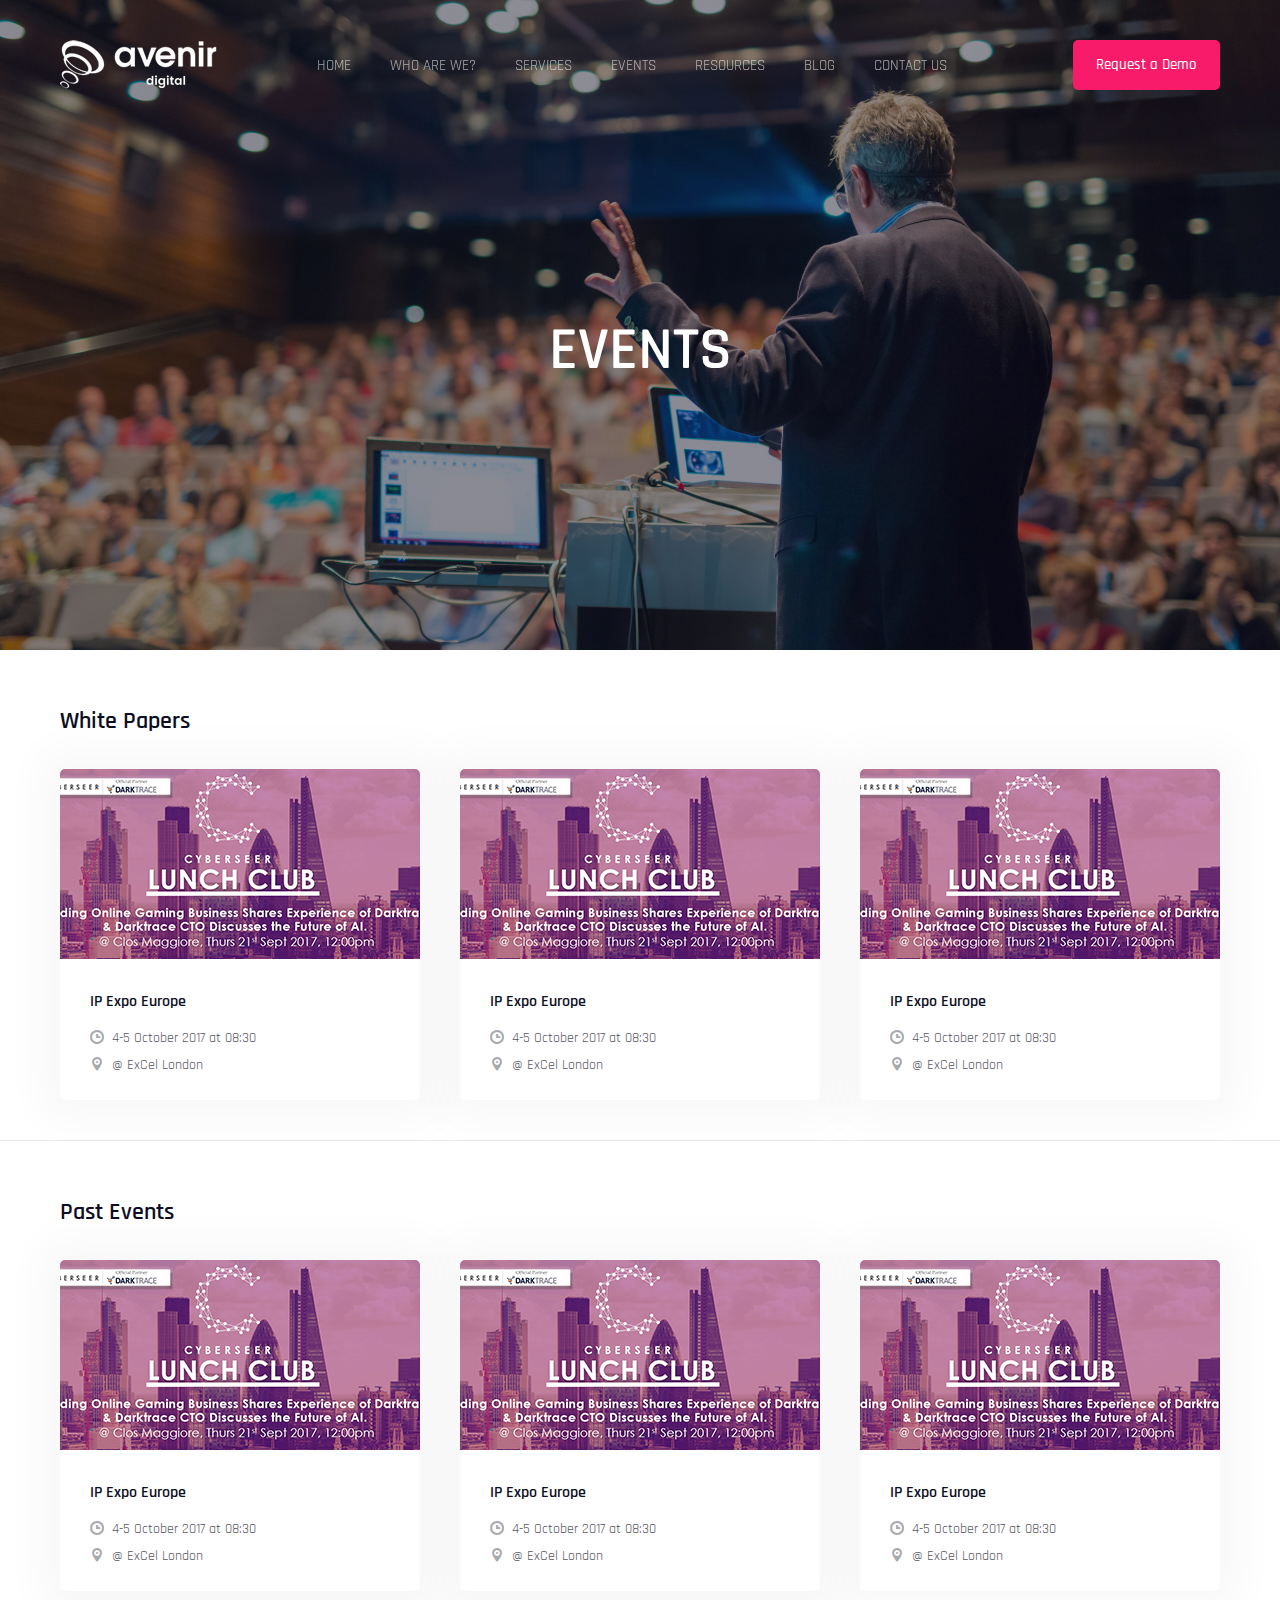
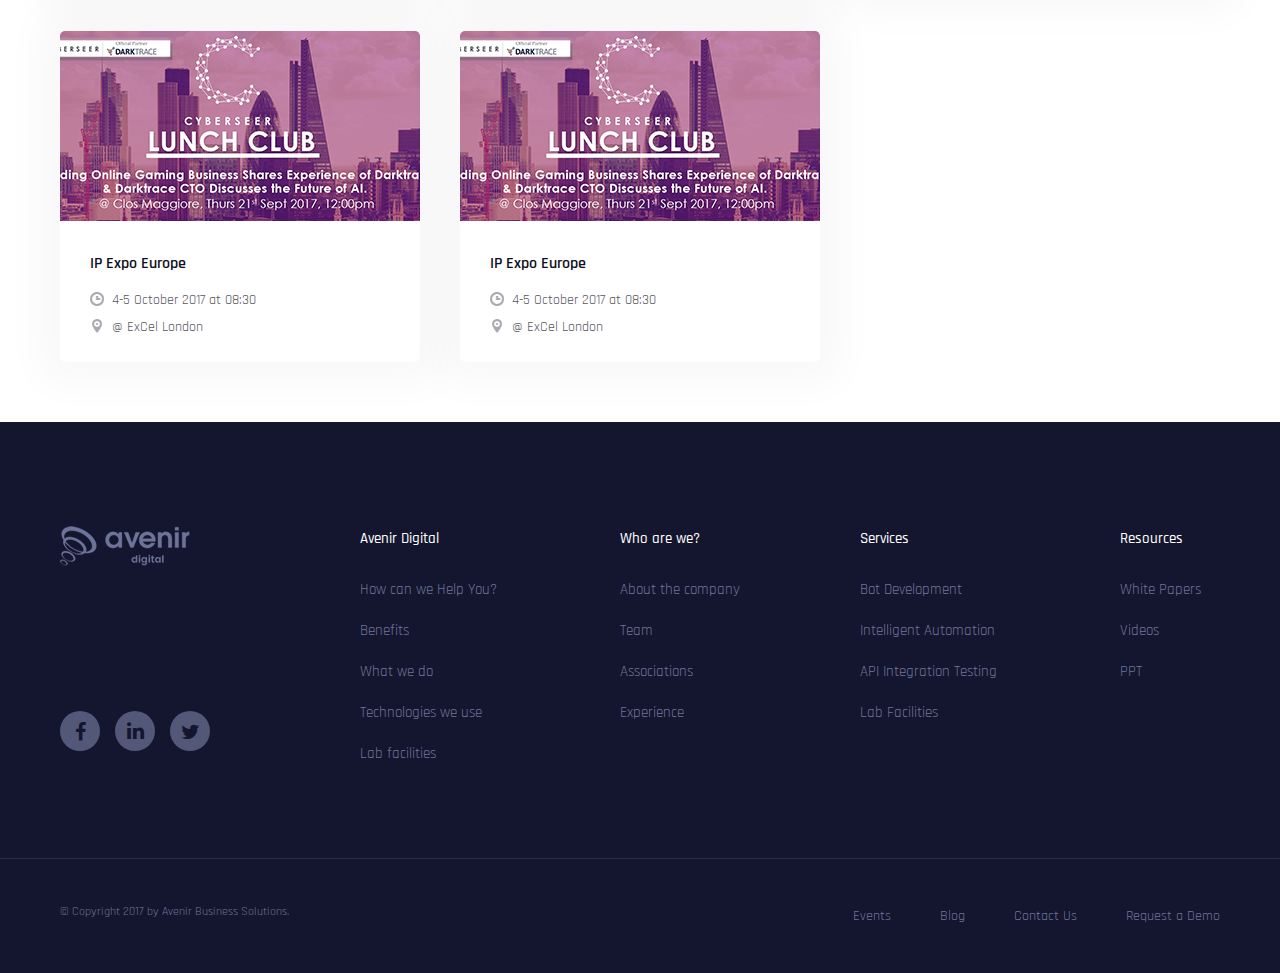
<file: events.html>
<!DOCTYPE html>
<html lang="en">

<head>

	<meta charset="utf-8">

	<title>Avenir</title>
	<meta name="description" content="">

	<meta http-equiv="X-UA-Compatible" content="IE=edge">
	<meta name="viewport" content="width=device-width, initial-scale=1, maximum-scale=1">

	<meta property="og:image" content="path/to/image.jpg">
	<link rel="shortcut icon" href="img/favicon/favicon.ico" type="image/x-icon">
	<link rel="apple-touch-icon" href="img/favicon/apple-touch-icon.png">
	<link rel="apple-touch-icon" sizes="72x72" href="img/favicon/apple-touch-icon-72x72.png">
	<link rel="apple-touch-icon" sizes="114x114" href="img/favicon/apple-touch-icon-114x114.png">

	<!-- Chrome, Firefox OS and Opera -->
	<meta name="theme-color" content="#000">
	<!-- Windows Phone -->
	<meta name="msapplication-navbutton-color" content="#000">
	<!-- iOS Safari -->
	<meta name="apple-mobile-web-app-status-bar-style" content="#000">

	<style>body { opacity: 0; overflow-x: hidden; } html { background-color: #fff; }</style>

</head>

<body id="body">

	<!-- header -->
	<header class="header header-inside__style" data-image-src="img/bg-events.jpg">
		<div class="top-line__wrapper top-line__wrapper--bgt" id="top-line__fixed">
			<div class="container">
				<div class="row">
					<div class="col-md-2 col-sm-4">
						<a href="#" class="header-logo">
							<img src="img/logo-main.png" width="157" height="49" alt="Logo Avenir" title="Logo Avenir">
						</a>
					</div>
					<div class="col-md-8 col-sm-8 mobile-menu">
						<nav class="header-nav">
							<a href="#" class="burger-nav__list   mobile-menu__open" id="click-prevent">
								<span class="stick stick-1"></span>
								<span class="stick stick-2"></span>
								<span class="stick stick-3"></span>
							</a>
							<ul class="header-nav__list mobile-menu__list">
								<li class="header-nav__item">
									<a href="#" class="header-nav__link">Home</a>
								</li>
								<li class="header-nav__item">
									<a href="#" class="header-nav__link">Who Are We?</a>
								</li>
								<li class="header-nav__item">
									<a href="#" class="header-nav__link">Services</a>
								</li>
								<li class="header-nav__item">
									<a href="#" class="header-nav__link">Events</a>
								</li>
								<li class="header-nav__item">
									<a href="#" class="header-nav__link">Resources</a>
								</li>
								<li class="header-nav__item">
									<a href="#" class="header-nav__link">Blog</a>
								</li>
								<li class="header-nav__item">
									<a href="#" class="header-nav__link">Contact Us</a>
								</li>
								<a href="#" class="button btn-default header-nav__button button__top-line">Request a Demo</a>
							</ul>
						</nav>
					</div>
					<div class="col-md-2 text-right wrapper-header__button">
						<a href="#" class="button btn-default button__top-line">Request a Demo</a>
					</div>
				</div>
			</div>
		</div>
		<div class="heading-header__inside">
			<h1>Events</h1>
		</div>
	</header>
	<!-- header End -->

	<!-- main -->
	<main class="main" id="main">

		<section class="events-wrapper">
			<div class="container">
				<h2 class="events-h2__heading">White Papers</h2>
				<div class="row events-wrapper__container">
					<div class="col-md-4 col-sm-6 col-xs-6">
						<div class="event-item">
							<div class="event-item__img">
								<img src="img/events/img-events1.jpg" alt="">
							</div>
							<div class="event-item__content">
								<h3>IP Expo Europe</h3>
								<p>
									<i class="icon-ellipse-31"></i>
									4-5 October 2017 at 08:30
								</p>
								<p>
									<i class="icon-ellipse-321"></i>
									@ ExCel London
								</p>
							</div>
						</div>
					</div>
					<div class="col-md-4 col-sm-6 col-xs-6">
						<div class="event-item">
							<div class="event-item__img">
								<img src="img/events/img-events1.jpg" alt="">
							</div>
							<div class="event-item__content">
								<h3>IP Expo Europe</h3>
								<p>
									<i class="icon-ellipse-31"></i>
									4-5 October 2017 at 08:30
								</p>
								<p>
									<i class="icon-ellipse-321"></i>
									@ ExCel London
								</p>
							</div>
						</div>
					</div>
					<div class="col-md-4 col-sm-6 col-xs-6">
						<div class="event-item">
							<div class="event-item__img">
								<img src="img/events/img-events1.jpg" alt="">
							</div>
							<div class="event-item__content">
								<h3>IP Expo Europe</h3>
								<p>
									<i class="icon-ellipse-31"></i>
									4-5 October 2017 at 08:30
								</p>
								<p>
									<i class="icon-ellipse-321"></i>
									@ ExCel London
								</p>
							</div>
						</div>
					</div>
				</div>
			</div>
		</section>

		<section class="events-wrapper">
			<div class="container">
				<h2 class="events-h2__heading">Past Events</h2>
				<div class="row events-wrapper__container">
					<div class="col-md-4 col-sm-6 col-xs-6">
						<div class="event-item">
							<div class="event-item__img">
								<img src="img/events/img-events1.jpg" alt="">
							</div>
							<div class="event-item__content">
								<h3>IP Expo Europe</h3>
								<p>
									<i class="icon-ellipse-31"></i>
									4-5 October 2017 at 08:30
								</p>
								<p>
									<i class="icon-ellipse-321"></i>
									@ ExCel London
								</p>
							</div>
						</div>
					</div>
					<div class="col-md-4 col-sm-6 col-xs-6">
						<div class="event-item">
							<div class="event-item__img">
								<img src="img/events/img-events1.jpg" alt="">
							</div>
							<div class="event-item__content">
								<h3>IP Expo Europe</h3>
								<p>
									<i class="icon-ellipse-31"></i>
									4-5 October 2017 at 08:30
								</p>
								<p>
									<i class="icon-ellipse-321"></i>
									@ ExCel London
								</p>
							</div>
						</div>
					</div>
					<div class="col-md-4 col-sm-6 col-xs-6">
						<div class="event-item">
							<div class="event-item__img">
								<img src="img/events/img-events1.jpg" alt="">
							</div>
							<div class="event-item__content">
								<h3>IP Expo Europe</h3>
								<p>
									<i class="icon-ellipse-31"></i>
									4-5 October 2017 at 08:30
								</p>
								<p>
									<i class="icon-ellipse-321"></i>
									@ ExCel London
								</p>
							</div>
						</div>
					</div>
					<div class="col-md-4 col-sm-6 col-xs-6">
						<div class="event-item">
							<div class="event-item__img">
								<img src="img/events/img-events1.jpg" alt="">
							</div>
							<div class="event-item__content">
								<h3>IP Expo Europe</h3>
								<p>
									<i class="icon-ellipse-31"></i>
									4-5 October 2017 at 08:30
								</p>
								<p>
									<i class="icon-ellipse-321"></i>
									@ ExCel London
								</p>
							</div>
						</div>
					</div>
					<div class="col-md-4 col-sm-6 col-xs-6">
						<div class="event-item">
							<div class="event-item__img">
								<img src="img/events/img-events1.jpg" alt="">
							</div>
							<div class="event-item__content">
								<h3>IP Expo Europe</h3>
								<p>
									<i class="icon-ellipse-31"></i>
									4-5 October 2017 at 08:30
								</p>
								<p>
									<i class="icon-ellipse-321"></i>
									@ ExCel London
								</p>
							</div>
						</div>
					</div>
				</div>
			</div>
		</section>

	</main>
	<!-- main End -->

	<!-- footer -->
	<footer class="footer" id="footer">
		<div class="footer-header">
			<div class="container">
				<div class="row">
					<div class="col-md-3 col-sm-3 col-xs-4 common-height text-center__320">
						<a href="#" class="footer-logo">
							<img src="img/logo-footer.png" width="130" height="40" alt="Avenir" title="Avenir">
						</a>
						<ul class="footer-social__list">
							<li class="footer-social__item">
								<a href="#" class="footer-social__link" target="_blank">
									<i class="fa fa-facebook" aria-hidden="true"></i>
								</a>
							</li>
							<li class="footer-social__item">
								<a href="#" class="footer-social__link" target="_blank">
									<i class="fa fa-linkedin" aria-hidden="true"></i>
								</a>
							</li>
							<li class="footer-social__item">
								<a href="#" class="footer-social__link" target="_blank">
									<i class="fa fa-twitter" aria-hidden="true"></i>
								</a>
							</li>
						</ul>
					</div>
					<div class="col-md-2 col-sm-2 col-xs-4 common-height">
						<h3 class="footer-header__heading">Avenir Digital</h3>
						<ul class="footer-header__list">
							<li class="footer-header__item"><a href="#" class="footer-header__link">How can we Help You?</a></li>
							<li class="footer-header__item"><a href="#" class="footer-header__link">Benefits</a></li>
							<li class="footer-header__item"><a href="#" class="footer-header__link">What we do</a></li>
							<li class="footer-header__item"><a href="#" class="footer-header__link">Technologies we use</a></li>
							<li class="footer-header__item"><a href="#" class="footer-header__link">Lab facilities</a></li>
						</ul>
					</div>
					<div class="col-md-3 col-sm-3 col-xs-4 common-height paddingleft">
						<h3 class="footer-header__heading">Who are we?</h3>
						<ul class="footer-header__list">
							<li class="footer-header__item"><a href="#" class="footer-header__link">About the company</a></li>
							<li class="footer-header__item"><a href="#" class="footer-header__link">Team</a></li>
							<li class="footer-header__item"><a href="#" class="footer-header__link">Associations</a></li>
							<li class="footer-header__item"><a href="#" class="footer-header__link">Experience</a></li>
						</ul>
					</div>
					<div class="col-md-2 col-sm-2 col-xs-4 common-height">
						<h3 class="footer-header__heading">Services</h3>
						<ul class="footer-header__list">
							<li class="footer-header__item"><a href="#" class="footer-header__link">Bot Development</a></li>
							<li class="footer-header__item"><a href="#" class="footer-header__link">Intelligent Automation</a></li>
							<li class="footer-header__item"><a href="#" class="footer-header__link">API Integration Testing</a></li>
							<li class="footer-header__item"><a href="#" class="footer-header__link">Lab Facilities</a></li>
						</ul>
					</div>
					<div class="col-md-2 col-sm-2 col-xs-4 common-height paddingleft">
						<h3 class="footer-header__heading">Resources</h3>
						<ul class="footer-header__list">
							<li class="footer-header__item"><a href="#" class="footer-header__link">White Papers</a></li>
							<li class="footer-header__item"><a href="#" class="footer-header__link">Videos</a></li>
							<li class="footer-header__item"><a href="#" class="footer-header__link">PPT</a></li>
						</ul>
					</div>
				</div>
			</div>
		</div>
		<div class="footer-bottom">
			<div class="container">
				<div class="row">
					<div class="col-md-6 col-sm-6 col-md-push-6 col-sm-push-6">
						<ul class="navigation-footet__bottom text-right">
							<li class="navigation-footet__item"><a href="#" class="navigation-footet__link">Events</a></li>
							<li class="navigation-footet__item"><a href="#" class="navigation-footet__link">Blog</a></li>
							<li class="navigation-footet__item"><a href="#" class="navigation-footet__link">Contact Us</a></li>
							<li class="navigation-footet__item"><a href="#" class="navigation-footet__link">Request a Demo</a></li>
						</ul>
					</div>
					<div class="col-md-6 col-sm-6 col-md-pull-6 col-sm-pull-6">
						<p class="avenir-copyright">
							© Copyright 2017 by Avenir Business Solutions.
						</p>
					</div>
				</div>
			</div>
		</div>
	</footer>
	<!-- footer End -->

	<link rel="stylesheet" href="css/main.min.css">
	<script src="js/scripts.min.js"></script>
	<script>
		function resize() {
			var foot = document.getElementById('footer');
			var footHeight = foot.offsetHeight;
			//foot.style.marginTop = -footHeight+"px";
			document.getElementById('body').style.paddingBottom = footHeight+'px';
		}
		window.onload = resize;
		window.onresize = resize;
	</script>
</body>
</html>
</file>
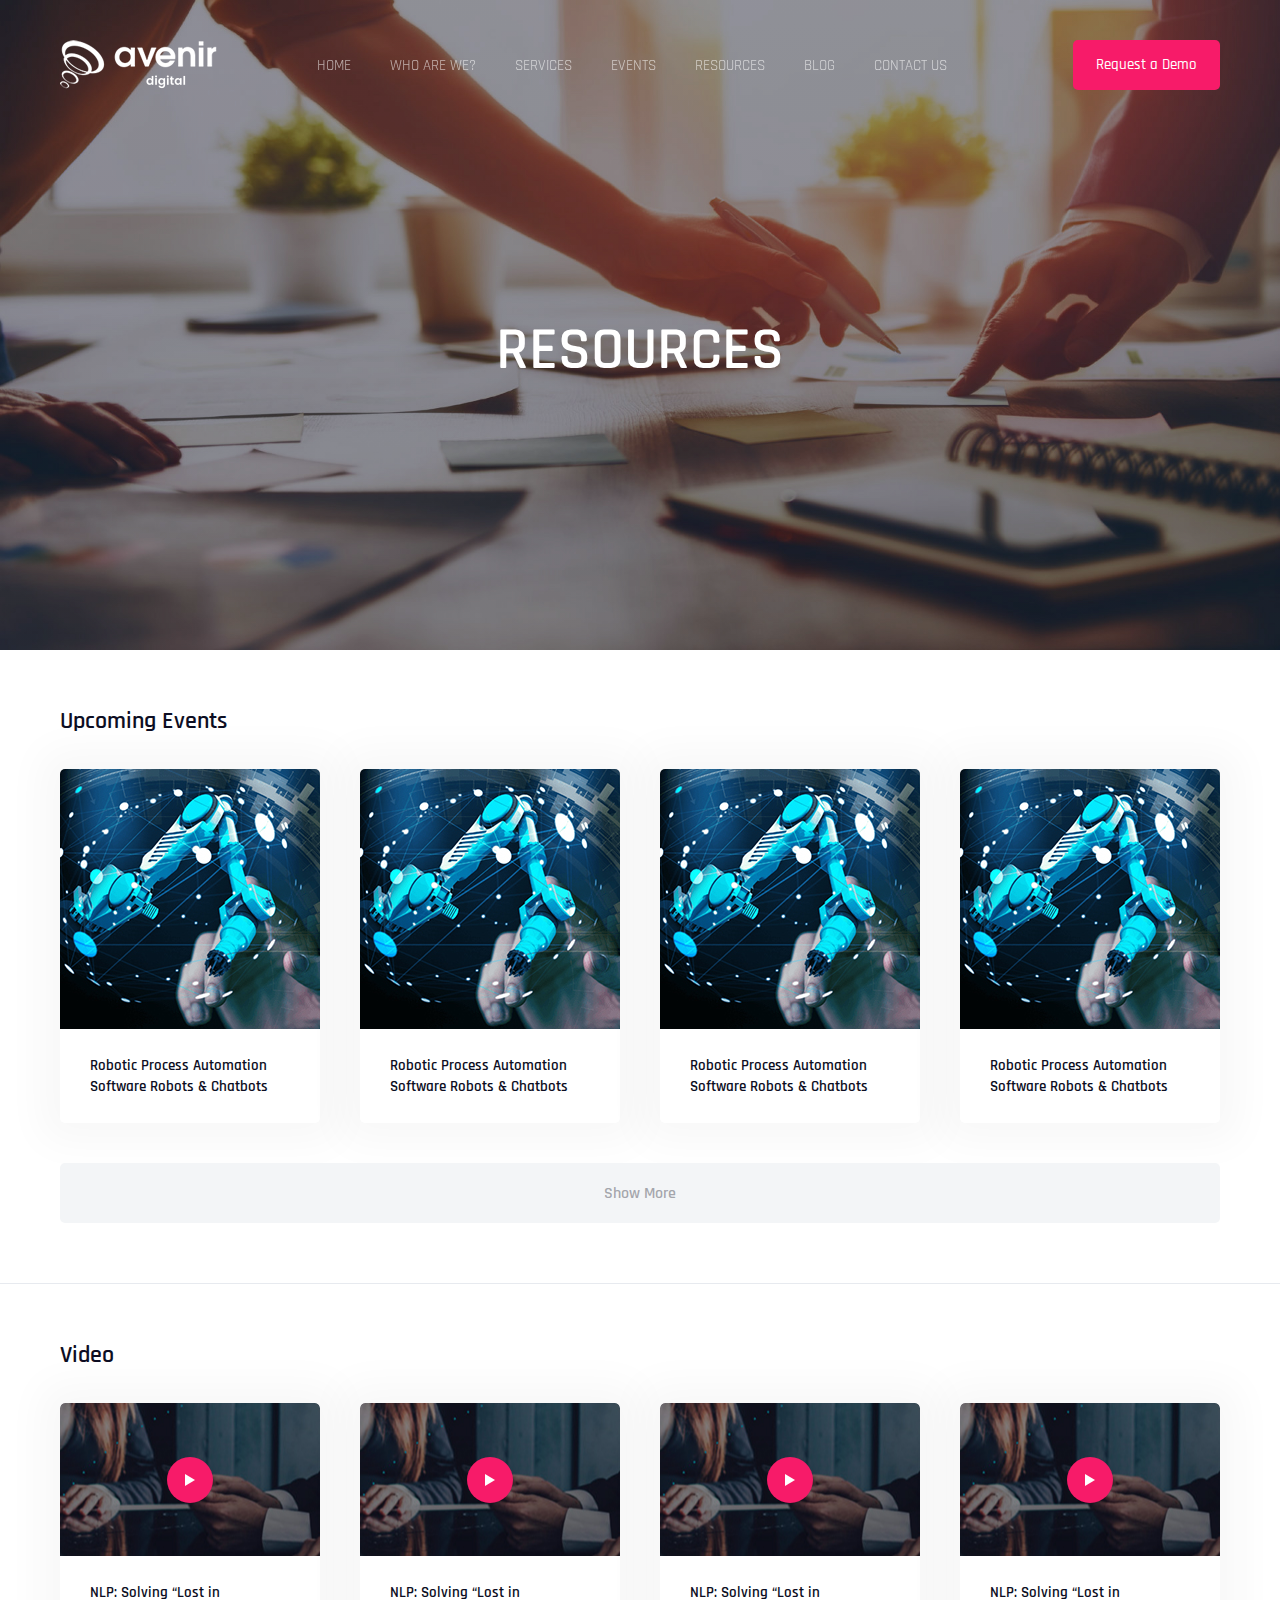
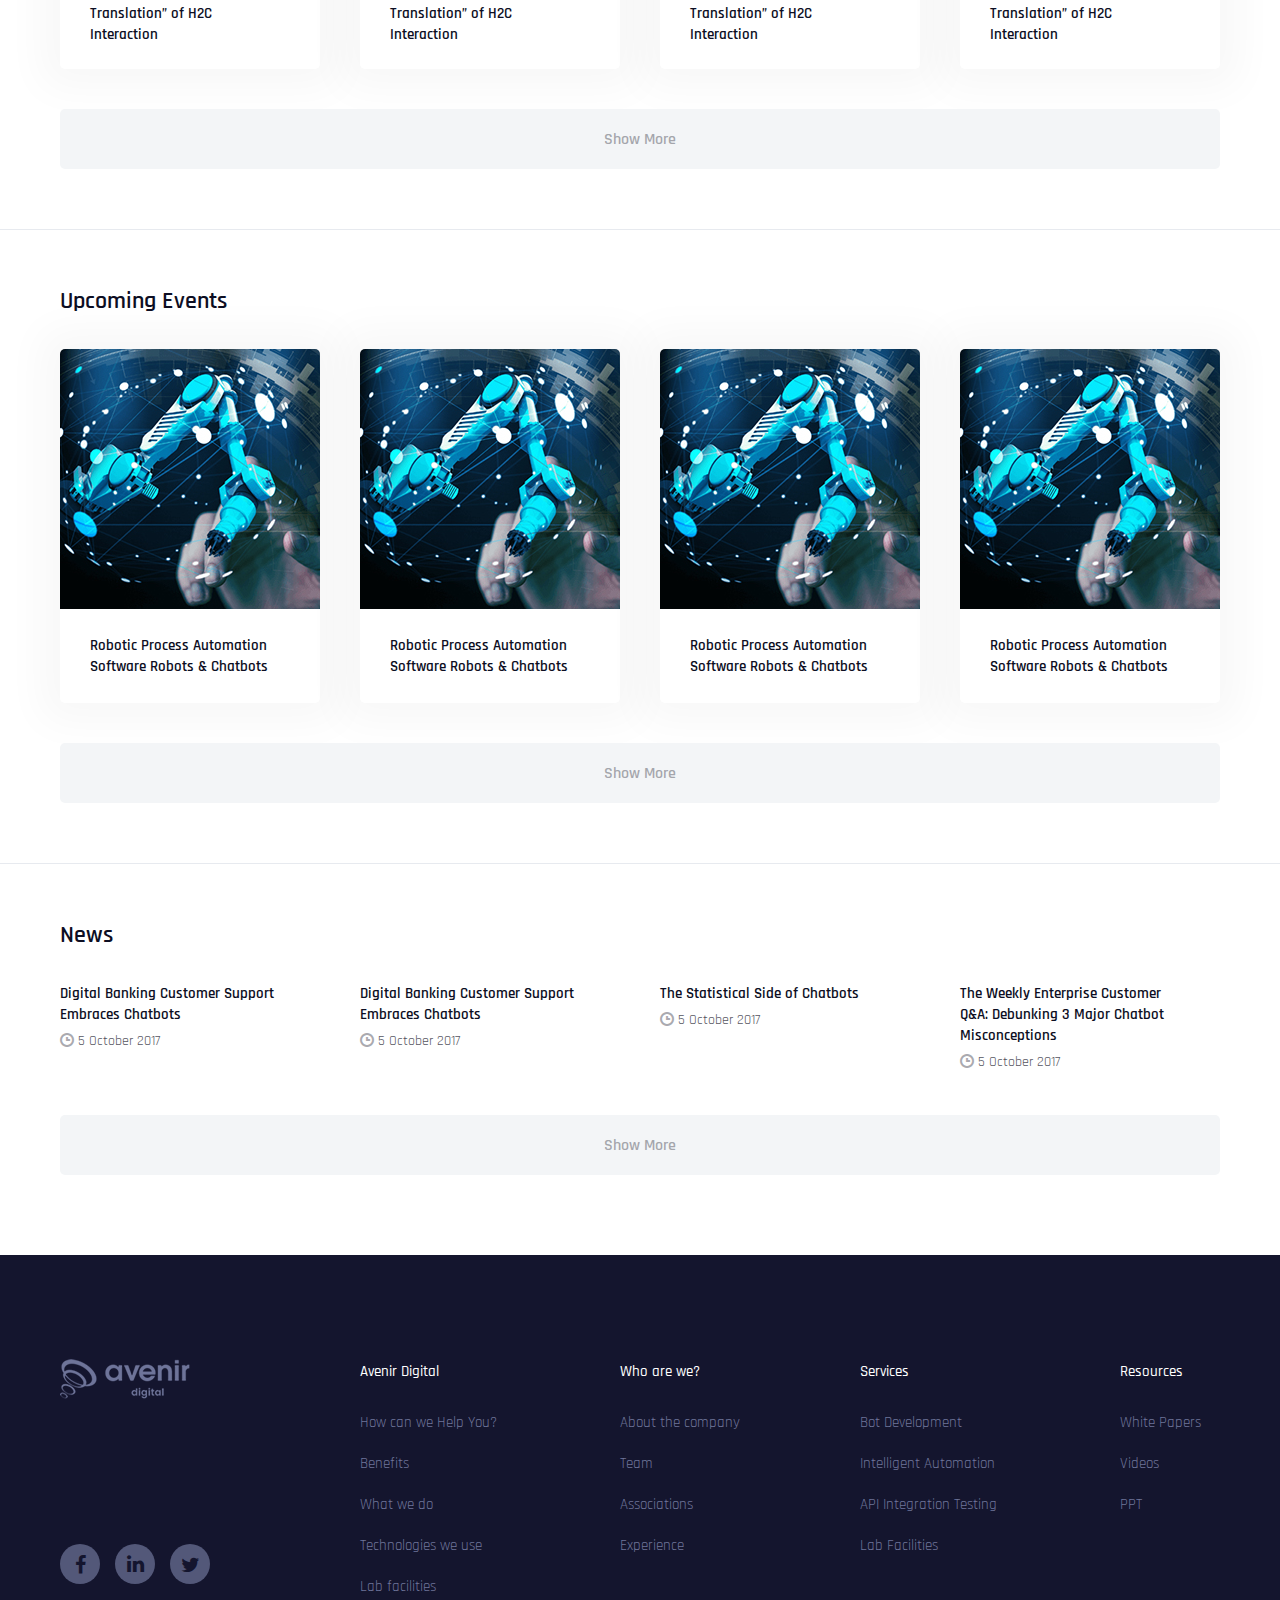
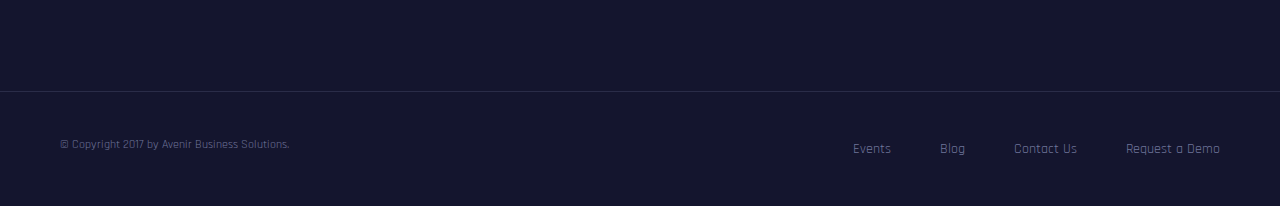
<file: resources.html>
<!DOCTYPE html>
<html lang="en">

<head>

	<meta charset="utf-8">

	<title>Avenir</title>
	<meta name="description" content="">

	<meta http-equiv="X-UA-Compatible" content="IE=edge">
	<meta name="viewport" content="width=device-width, initial-scale=1, maximum-scale=1">

	<meta property="og:image" content="path/to/image.jpg">
	<link rel="shortcut icon" href="img/favicon/favicon.ico" type="image/x-icon">
	<link rel="apple-touch-icon" href="img/favicon/apple-touch-icon.png">
	<link rel="apple-touch-icon" sizes="72x72" href="img/favicon/apple-touch-icon-72x72.png">
	<link rel="apple-touch-icon" sizes="114x114" href="img/favicon/apple-touch-icon-114x114.png">

	<!-- Chrome, Firefox OS and Opera -->
	<meta name="theme-color" content="#000">
	<!-- Windows Phone -->
	<meta name="msapplication-navbutton-color" content="#000">
	<!-- iOS Safari -->
	<meta name="apple-mobile-web-app-status-bar-style" content="#000">

	<style>body { opacity: 0; overflow-x: hidden; } html { background-color: #fff; }</style>

</head>

<body id="body">

	<!-- header -->
	<header class="header header-inside__style" data-image-src="img/bg-resources.jpg">
		<div class="top-line__wrapper top-line__wrapper--bgt" id="top-line__fixed">
			<div class="container">
				<div class="row">
					<div class="col-md-2 col-sm-4">
						<a href="#" class="header-logo">
							<img src="img/logo-main.png" width="157" height="49" alt="Logo Avenir" title="Logo Avenir">
						</a>
					</div>
					<div class="col-md-8 col-sm-8 mobile-menu">
						<nav class="header-nav">
							<a href="#" class="burger-nav__list   mobile-menu__open" id="click-prevent">
								<span class="stick stick-1"></span>
								<span class="stick stick-2"></span>
								<span class="stick stick-3"></span>
							</a>
							<ul class="header-nav__list mobile-menu__list">
								<li class="header-nav__item">
									<a href="#" class="header-nav__link">Home</a>
								</li>
								<li class="header-nav__item">
									<a href="#" class="header-nav__link">Who Are We?</a>
								</li>
								<li class="header-nav__item">
									<a href="#" class="header-nav__link">Services</a>
								</li>
								<li class="header-nav__item">
									<a href="#" class="header-nav__link">Events</a>
								</li>
								<li class="header-nav__item">
									<a href="#" class="header-nav__link">Resources</a>
								</li>
								<li class="header-nav__item">
									<a href="#" class="header-nav__link">Blog</a>
								</li>
								<li class="header-nav__item">
									<a href="#" class="header-nav__link">Contact Us</a>
								</li>
								<a href="#popup-demo" class="button btn-default header-nav__button button__top-line popup">Request a Demo</a>
							</ul>
						</nav>
					</div>
					<div class="col-md-2 text-right wrapper-header__button">
						<a href="#popup-demo" class="button btn-default button__top-line popup">Request a Demo</a>
					</div>
				</div>
			</div>
		</div>
		<div class="heading-header__inside">
			<h1>Resources</h1>
		</div>
	</header>
	<!-- header End -->

	<!-- main -->
	<main class="main" id="main">

		<section class="resources-wrapper">
			<div class="container">
				<h2 class="events-h2__heading">Upcoming Events</h2>
				<div class="row">
					<div class="col-md-3 col-sm-6 col-xs-6">
						<div class="resources-item">
							<div class="resources-item__img">
								<a href="#"><img src="img/resources/resources1.jpg" alt=""></a>
							</div>
							<div class="resources-item__content">
								<a href="#">
									<h4>Robotic Process Automation 
										Software Robots & Chatbots
									</h4>
								</a>
							</div>
						</div>
					</div>
					<div class="col-md-3 col-sm-6 col-xs-6">
						<div class="resources-item">
							<div class="resources-item__img">
								<a href="#"><img src="img/resources/resources1.jpg" alt=""></a>
							</div>
							<div class="resources-item__content">
								<a href="#">
									<h4>Robotic Process Automation 
										Software Robots & Chatbots
									</h4>
								</a>
							</div>
						</div>
					</div>
					<div class="col-md-3 col-sm-6 col-xs-6">
						<div class="resources-item">
							<div class="resources-item__img">
								<a href="#"><img src="img/resources/resources1.jpg" alt=""></a>
							</div>
							<div class="resources-item__content">
								<a href="#">
									<h4>Robotic Process Automation 
										Software Robots & Chatbots
									</h4>
								</a>
							</div>
						</div>
					</div>
					<div class="col-md-3 col-sm-6 col-xs-6">
						<div class="resources-item">
							<div class="resources-item__img">
								<a href="#"><img src="img/resources/resources1.jpg" alt=""></a>
							</div>
							<div class="resources-item__content">
								<a href="#">
									<h4>Robotic Process Automation 
										Software Robots & Chatbots
									</h4>
								</a>
							</div>
						</div>
					</div>
					<div class="col-md-12 col-sm-12 col-xs-12">
						<a href="#" class="button show-more margin-boot__60">Show More</a>
					</div>
				</div>
			</div>
		</section>

		<section class="resources-wrapper">
			<div class="container">
				<h2 class="events-h2__heading">Video</h2>
				<div class="row">
					<div class="col-md-3 col-sm-6 col-xs-6">
						<div class="resources-item">
							<div class="resources-item__video">
								<div class="resources-video__wrapper">
									<video id="my_video_1" class="video-js vjs-default-skin" width="640px" height="267px" controls preload="none" poster='img/resources/resources-video1.jpg' data-setup='{ "aspectRatio":"560:330", "playbackRates": [1, 1.5, 2] }'>
										<source src="img/waycare.mp4" type='video/mp4' />
										<!-- <source src="https://vjs.zencdn.net/v/oceans.webm" type='video/webm' /> -->
									</video>
								</div>
							</div>
							<div class="resources-item__content">
								<a href="#">
									<h4>NLP: Solving “Lost in 
										Translation” of H2C 
										Interaction
									</h4>
								</a>
							</div>
						</div>
					</div>
					<div class="col-md-3 col-sm-6 col-xs-6">
						<div class="resources-item">
							<div class="resources-item__video">
								<div class="resources-video__wrapper">
									<video id="my_video_1" class="video-js vjs-default-skin" width="640px" height="267px" controls preload="none" poster='img/resources/resources-video1.jpg' data-setup='{ "aspectRatio":"560:330", "playbackRates": [1, 1.5, 2] }'>
										<source src="img/waycare.mp4" type='video/mp4' />
										<!-- <source src="https://vjs.zencdn.net/v/oceans.webm" type='video/webm' /> -->
									</video>
								</div>
							</div>
							<div class="resources-item__content">
								<a href="#">
									<h4>NLP: Solving “Lost in 
										Translation” of H2C 
										Interaction
									</h4>
								</a>
							</div>
						</div>
					</div>
					<div class="col-md-3 col-sm-6 col-xs-6">
						<div class="resources-item">
							<div class="resources-item__video">
								<div class="resources-video__wrapper">
									<video id="my_video_1" class="video-js vjs-default-skin" width="640px" height="267px" controls preload="none" poster='img/resources/resources-video1.jpg' data-setup='{ "aspectRatio":"560:330", "playbackRates": [1, 1.5, 2] }'>
										<source src="img/waycare.mp4" type='video/mp4' />
										<!-- <source src="https://vjs.zencdn.net/v/oceans.webm" type='video/webm' /> -->
									</video>
								</div>
							</div>
							<div class="resources-item__content">
								<a href="#">
									<h4>NLP: Solving “Lost in 
										Translation” of H2C 
										Interaction
									</h4>
								</a>
							</div>
						</div>
					</div>
					<div class="col-md-3 col-sm-6 col-xs-6">
						<div class="resources-item">
							<div class="resources-item__video">
								<div class="resources-video__wrapper">
									<video id="my_video_1" class="video-js vjs-default-skin" width="640px" height="267px" controls preload="none" poster='img/resources/resources-video1.jpg' data-setup='{ "aspectRatio":"560:330", "playbackRates": [1, 1.5, 2] }'>
										<source src="img/waycare.mp4" type='video/mp4' />
										<!-- <source src="https://vjs.zencdn.net/v/oceans.webm" type='video/webm' /> -->
									</video>
								</div>
							</div>
							<div class="resources-item__content">
								<a href="#">
									<h4>NLP: Solving “Lost in 
										Translation” of H2C 
										Interaction
									</h4>
								</a>
							</div>
						</div>
					</div>
					<div class="col-md-12 col-sm-12 col-xs-12">
						<a href="#" class="button show-more margin-boot__60">Show More</a>
					</div>
				</div>
			</div>
		</section>

		<section class="resources-wrapper">
			<div class="container">
				<h2 class="events-h2__heading">Upcoming Events</h2>
				<div class="row">
					<div class="col-md-3 col-sm-6 col-xs-6">
						<div class="resources-item">
							<div class="resources-item__img">
								<a href="#"><img src="img/resources/resources1.jpg" alt=""></a>
							</div>
							<div class="resources-item__content">
								<a href="#">
									<h4>Robotic Process Automation 
										Software Robots & Chatbots
									</h4>
								</a>
							</div>
						</div>
					</div>
					<div class="col-md-3 col-sm-6 col-xs-6">
						<div class="resources-item">
							<div class="resources-item__img">
								<a href="#"><img src="img/resources/resources1.jpg" alt=""></a>
							</div>
							<div class="resources-item__content">
								<a href="#">
									<h4>Robotic Process Automation 
										Software Robots & Chatbots
									</h4>
								</a>
							</div>
						</div>
					</div>
					<div class="col-md-3 col-sm-6 col-xs-6">
						<div class="resources-item">
							<div class="resources-item__img">
								<a href="#"><img src="img/resources/resources1.jpg" alt=""></a>
							</div>
							<div class="resources-item__content">
								<a href="#">
									<h4>Robotic Process Automation 
										Software Robots & Chatbots
									</h4>
								</a>
							</div>
						</div>
					</div>
					<div class="col-md-3 col-sm-6 col-xs-6">
						<div class="resources-item">
							<div class="resources-item__img">
								<a href="#"><img src="img/resources/resources1.jpg" alt=""></a>
							</div>
							<div class="resources-item__content">
								<a href="#">
									<h4>Robotic Process Automation 
										Software Robots & Chatbots
									</h4>
								</a>
							</div>
						</div>
					</div>
					<div class="col-md-12 col-sm-12 col-xs-12">
						<a href="#" class="button show-more margin-boot__60">Show More</a>
					</div>
				</div>
			</div>
		</section>

		<section class="resources-wrapper">
			<div class="container">
				<h2 class="events-h2__heading">News</h2>
				<div class="row">
					<div class="col-md-3 col-sm-6 col-xs-6">
						<div class="resources-item__default">
							<a href="#poup-go-news" class="popup">
								<h4>Digital Banking Customer Support 
									Embraces Chatbots
								</h4>
							</a>
							<p>
								<i class="icon-ellipse-31"></i>
								5 October 2017
							</p>
						</div>
					</div>
					<div class="col-md-3 col-sm-6 col-xs-6">
						<div class="resources-item__default">
							<a href="#poup-go-news" class="popup">
								<h4>Digital Banking Customer Support 
									Embraces Chatbots
								</h4>
							</a>
							<p>
								<i class="icon-ellipse-31"></i>
								5 October 2017
							</p>
						</div>
					</div>
					<div class="col-md-3 col-sm-6 col-xs-6">
						<div class="resources-item__default">
							<a href="#poup-go-news" class="popup">
								<h4>The Statistical Side of Chatbots
								</h4>
							</a>
							<p>
								<i class="icon-ellipse-31"></i>
								5 October 2017
							</p>
						</div>
					</div>
					<div class="col-md-3 col-sm-6 col-xs-6">
						<div class="resources-item__default">
							<a href="#poup-go-news" class="popup">
								<h4>The Weekly Enterprise Customer 
									Q&A: Debunking 3 Major Chatbot 
									Misconceptions
								</h4>
							</a>
							<p>
								<i class="icon-ellipse-31"></i>
								5 October 2017
							</p>
						</div>
					</div>
					<div class="col-md-12 col-sm-12 col-xs-12">
						<a href="#" class="button show-more margin-boot__60">Show More</a>
					</div>
				</div>
			</div>
		</section>

	</main>
	<!-- main End -->

	<!-- footer -->
	<footer class="footer" id="footer">
		<div class="footer-header">
			<div class="container">
				<div class="row">
					<div class="col-md-3 col-sm-3 col-xs-4 common-height text-center__320">
						<a href="#" class="footer-logo">
							<img src="img/logo-footer.png" width="130" height="40" alt="Avenir" title="Avenir">
						</a>
						<ul class="footer-social__list">
							<li class="footer-social__item">
								<a href="#" class="footer-social__link" target="_blank">
									<i class="fa fa-facebook" aria-hidden="true"></i>
								</a>
							</li>
							<li class="footer-social__item">
								<a href="#" class="footer-social__link" target="_blank">
									<i class="fa fa-linkedin" aria-hidden="true"></i>
								</a>
							</li>
							<li class="footer-social__item">
								<a href="#" class="footer-social__link" target="_blank">
									<i class="fa fa-twitter" aria-hidden="true"></i>
								</a>
							</li>
						</ul>
					</div>
					<div class="col-md-2 col-sm-2 col-xs-4 common-height">
						<h3 class="footer-header__heading">Avenir Digital</h3>
						<ul class="footer-header__list">
							<li class="footer-header__item"><a href="#" class="footer-header__link">How can we Help You?</a></li>
							<li class="footer-header__item"><a href="#" class="footer-header__link">Benefits</a></li>
							<li class="footer-header__item"><a href="#" class="footer-header__link">What we do</a></li>
							<li class="footer-header__item"><a href="#" class="footer-header__link">Technologies we use</a></li>
							<li class="footer-header__item"><a href="#" class="footer-header__link">Lab facilities</a></li>
						</ul>
					</div>
					<div class="col-md-3 col-sm-3 col-xs-4 common-height paddingleft">
						<h3 class="footer-header__heading">Who are we?</h3>
						<ul class="footer-header__list">
							<li class="footer-header__item"><a href="#" class="footer-header__link">About the company</a></li>
							<li class="footer-header__item"><a href="#" class="footer-header__link">Team</a></li>
							<li class="footer-header__item"><a href="#" class="footer-header__link">Associations</a></li>
							<li class="footer-header__item"><a href="#" class="footer-header__link">Experience</a></li>
						</ul>
					</div>
					<div class="col-md-2 col-sm-2 col-xs-4 common-height">
						<h3 class="footer-header__heading">Services</h3>
						<ul class="footer-header__list">
							<li class="footer-header__item"><a href="#" class="footer-header__link">Bot Development</a></li>
							<li class="footer-header__item"><a href="#" class="footer-header__link">Intelligent Automation</a></li>
							<li class="footer-header__item"><a href="#" class="footer-header__link">API Integration Testing</a></li>
							<li class="footer-header__item"><a href="#" class="footer-header__link">Lab Facilities</a></li>
						</ul>
					</div>
					<div class="col-md-2 col-sm-2 col-xs-4 common-height paddingleft">
						<h3 class="footer-header__heading">Resources</h3>
						<ul class="footer-header__list">
							<li class="footer-header__item"><a href="#" class="footer-header__link">White Papers</a></li>
							<li class="footer-header__item"><a href="#" class="footer-header__link">Videos</a></li>
							<li class="footer-header__item"><a href="#" class="footer-header__link">PPT</a></li>
						</ul>
					</div>
				</div>
			</div>
		</div>
		<div class="footer-bottom">
			<div class="container">
				<div class="row">
					<div class="col-md-6 col-sm-6 col-md-push-6 col-sm-push-6">
						<ul class="navigation-footet__bottom text-right">
							<li class="navigation-footet__item"><a href="#" class="navigation-footet__link">Events</a></li>
							<li class="navigation-footet__item"><a href="#" class="navigation-footet__link">Blog</a></li>
							<li class="navigation-footet__item"><a href="#" class="navigation-footet__link">Contact Us</a></li>
							<li class="navigation-footet__item"><a href="#" class="navigation-footet__link">Request a Demo</a></li>
						</ul>
					</div>
					<div class="col-md-6 col-sm-6 col-md-pull-6 col-sm-pull-6">
						<p class="avenir-copyright">
							© Copyright 2017 by Avenir Business Solutions.
						</p>
					</div>
				</div>
			</div>
		</div>
	</footer>
	<!-- footer End -->

	<div class="hidden">

		<div id="popup-demo" class="popup-demo">
			<h3>Request a Demo</h3>
			<form action="">
				<input type="text" placeholder="Name">
				<input type="text" placeholder="Email">
				<input type="text" placeholder="Phone">
				<input type="text" placeholder="Company Name">
				<button href="#" class="button btn-default-submit">Submit</button>
			</form>
		</div>

		<div id="poup-go-news" class="post-popup">
			<section>
				<header class="header-news">
					<article class="info-news">
						<h1 class="header-post__heading">AI-rich, Conversational UIs can help Healthcare leaders play catch-up in the innovation race
						</h1>
						<p class="date-posts">
							<i class="icon-ellipse-31 date-icons"></i>
							5 October 2017
						</p>
					</article>
				</header>
				<section class="post-content padd-top___50">
					<h3>How to Approach the Innovation Challenge and Opportunity</h3>
					<p>
						The annual HIMSS conference always sparks lively discussions among the HIT community about innovative technology and the role it will play in patient care. While this year’s event held similar discussions, what stood out is that providers, payers and vendors seemed unusually anxious, concerned, and excited about two areas expected to drive the next great wave of digital health innovation – Artificial Intelligence (AI) and smart Siri-like assistants called “chatbots” – and it’s easy to understand why.
					</p>
					<p>
						The Anxiety: The community recognises that healthcare innovation lags behind other industries, and there’s dire need to move faster. No one echoed this point better than Rebecca Kaul, chief innovation officer at MD Anderson. During her keynote at a Sunday Summit she the audience that, “We’ve all seen what happens when companies get too complacent in their success. Remember Blockbuster Video? Remember when everybody had a Blackberry?” The health IT community wants to innovate faster. They see that Amazon, Google and Facebook have already started to disrupt consumer expectations once again, now with AI-rich, conversational experiences. Providers and payers know this drill. Consumer experiences will quickly translate into new expectations from their patients, members and employees. Herein lies their source of anxiety – because innovation efforts compete for resources with mandatory ‘run-the-business’ projects that address a new government’s policies, increasing security and privacy threats, and issues like interoperability.
					</p>
					<blockquote class="post-quotes">
						<svg version="1.1" class="quotes-icon" id="quotes_1_" xmlns="http://www.w3.org/2000/svg" xmlns:xlink="http://www.w3.org/1999/xlink" x="0px" y="0px" viewBox="0 0 20 12" style="enable-background:new 0 0 20 12;" xml:space="preserve">
							<g id="quotes">
								<g>
									<path class="st0" d="M0,8h4v4h4V0H0V8z M12,0v8h4v4h4V0H12z"/>
								</g>
							</g>
						</svg>
						The annual HIMSS conference always sparks lively discussions among the HIT community about innovative technology and the role it will play in patient care. While this year’s event held similar discussions, what stood out is that providers, payers and vendors seemed unusually anxious, c oncerned, and excited about two areas expected to drive the next great wave of digital health innovation – Artificial Intelligence (AI) and smart Siri-like assistants called “chatbots” – and it’s easy to understand why.
						<div class="author-quote">
							<img src="img/author-quote.jpg" class="author-quote__img" alt="">
							<h3 class="author-quote__name">Robert Smith</h3>
							<span class="author-quote__specials">CEO “VR Space”</span>
						</div>
					</blockquote>
					<h2>The Great Lesson of History</h2>
					<h3>Community</h3>
					<p>
						We all wish for AI to find cures to diseases, change health outcomes and save people’s lives. It’s human nature. While it’s not far-fetched to expect that AI will uncover patterns that aid in medical diagnoses, the HIT community must recognise that there are implications due to the high-risk nature of this AI use case.
					</p>
					<h3>Meaning</h3>
					<p>
						Clinical scheduling. Clinical managers can spend more than 50 percent of their time each day working to address daily staffing imbalances and subsequent regulatory, cost and retention concerns. This is why software providers like Infor and Kronos enriched their software with robust analytics tools that help managers understand these situations. But managers and clinical staff need still need ways to respond faster, on-the-go, and in a self-service fashion. That’s why scheduling is one of the top use cases for AI and intelligent chatbots.
					</p>
					<img src="img/phone-post.jpg" class="img-responsive aligncenter" alt="">
					<h3>Conclusion</h3>
					<p>
						Major innovations like AI and conversational interfaces bring about skeptics and believers. Will systems really be smarter than humans? Will people really want to “talk” more than they text? I’d suggest that we ask a different question based on history’s greatest lessons: Will this technology create a way of doing something that’s simpler, faster or smarter than how we do it today? To that question, the simple answer is yes. History proves that human nature will always lead us to that end. We stopped using horses and buggies when we could use cars. We replaced manual farming with tractors that produced a higher yield.
					</p>
				</section>
				<footer class="footer-post footer-news">
					<div class="footer-container clearfix">
							<div class="col_12">
								<div class="share-post">
									<p class="foot_text">Share:</p>
									<ul class="share-post__list">
										<li class="share-post__item"><a href="#" class="share-post__link facebook-bg"><i class="fa fa-facebook" aria-hidden="true"></i></a></li>
										<li class="share-post__item"><a href="#" class="share-post__link twitter-bg"><i class="fa fa-twitter" aria-hidden="true"></i></a></li>
										<li class="share-post__item"><a href="#" class="share-post__link google-bg"><i class="fa fa-google" aria-hidden="true"></i></a></li>
										<li class="share-post__item"><a href="#" class="share-post__link linkedin-bg"><i class="fa fa-linkedin" aria-hidden="true"></i></a></li>
										<li class="share-post__item"><a href="#" class="share-post__link link-to-bg"><i class="icon-forma-1"></i></a></li>
									</ul>
								</div>
							</div>
					</div>
				</footer>
			</section>
		</div>

	</div>

	<link rel="stylesheet" href="css/main.min.css">
	<script src="js/scripts.min.js"></script>
	<script>
		function resize() {
			var foot = document.getElementById('footer');
			var footHeight = foot.offsetHeight;
			//foot.style.marginTop = -footHeight+"px";
			document.getElementById('body').style.paddingBottom = footHeight+'px';
		}
		window.onload = resize;
		window.onresize = resize;
	</script>
</body>
</html>
</file>
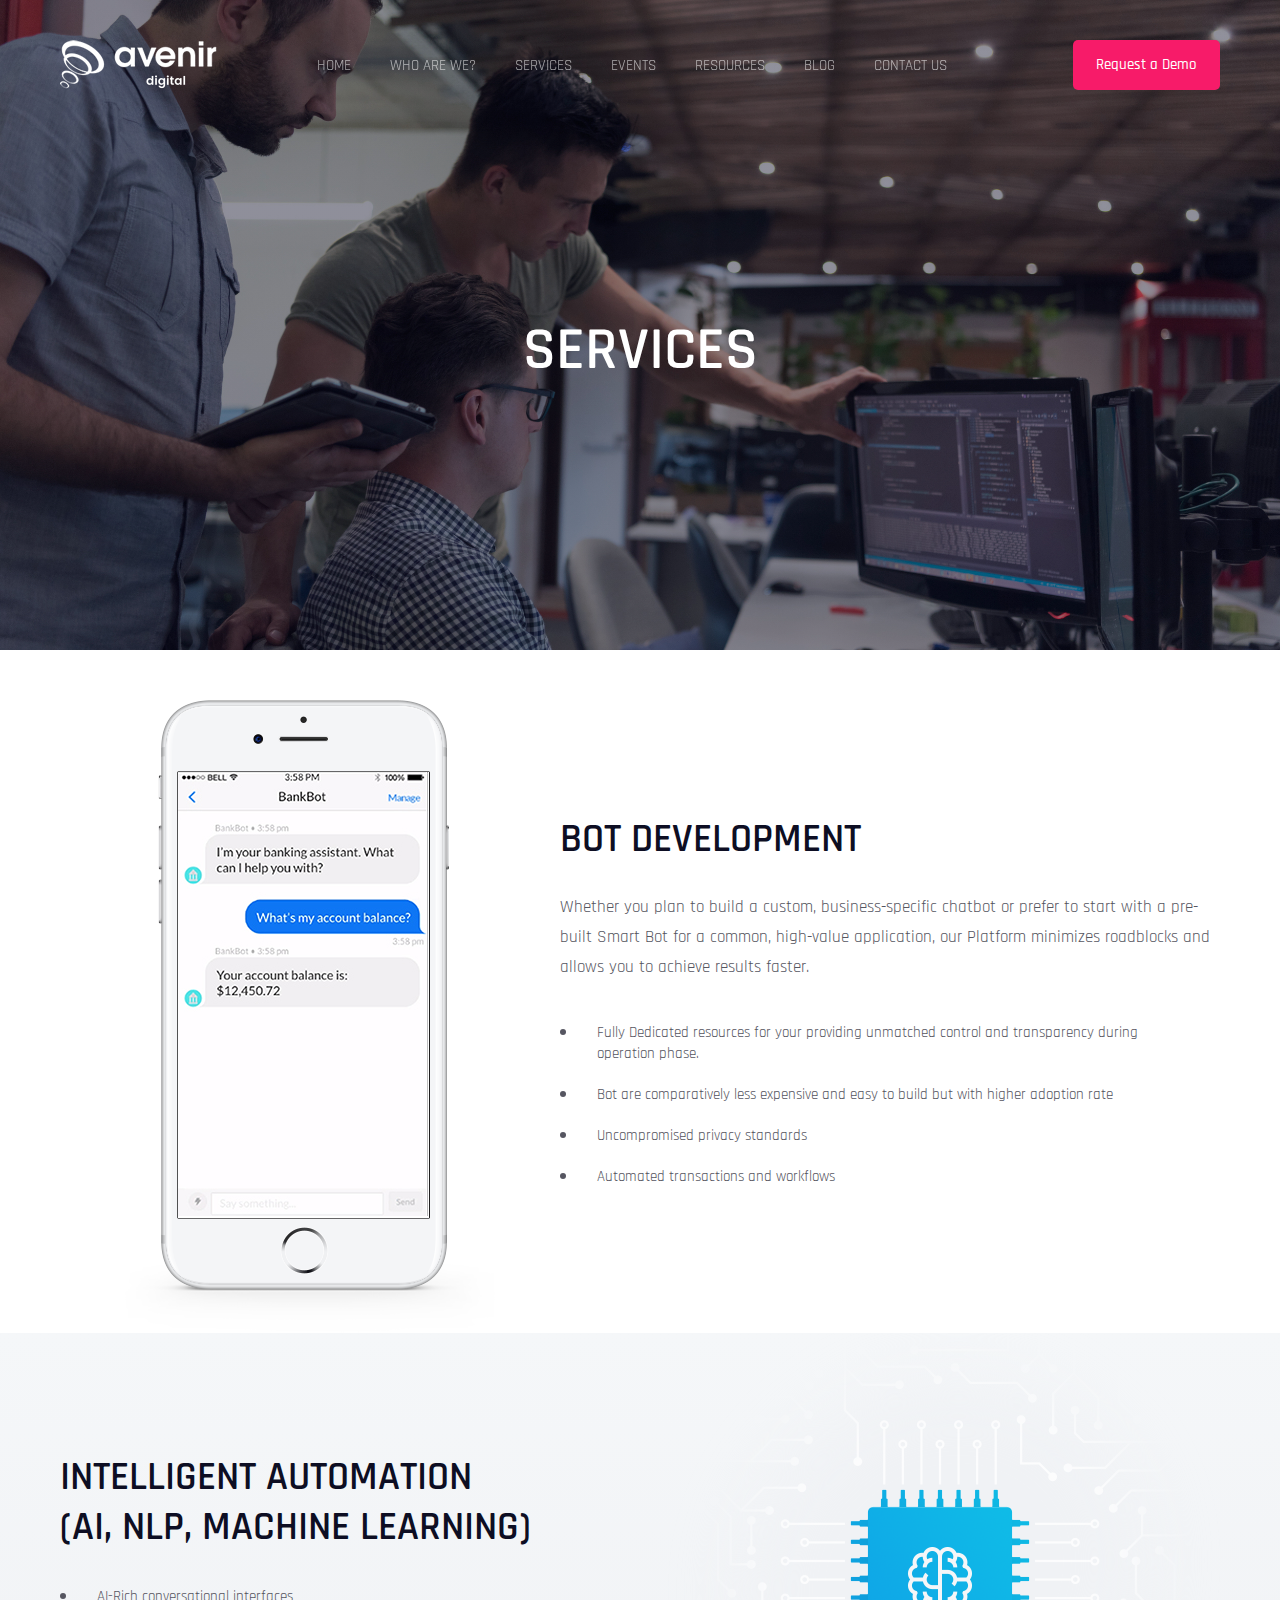
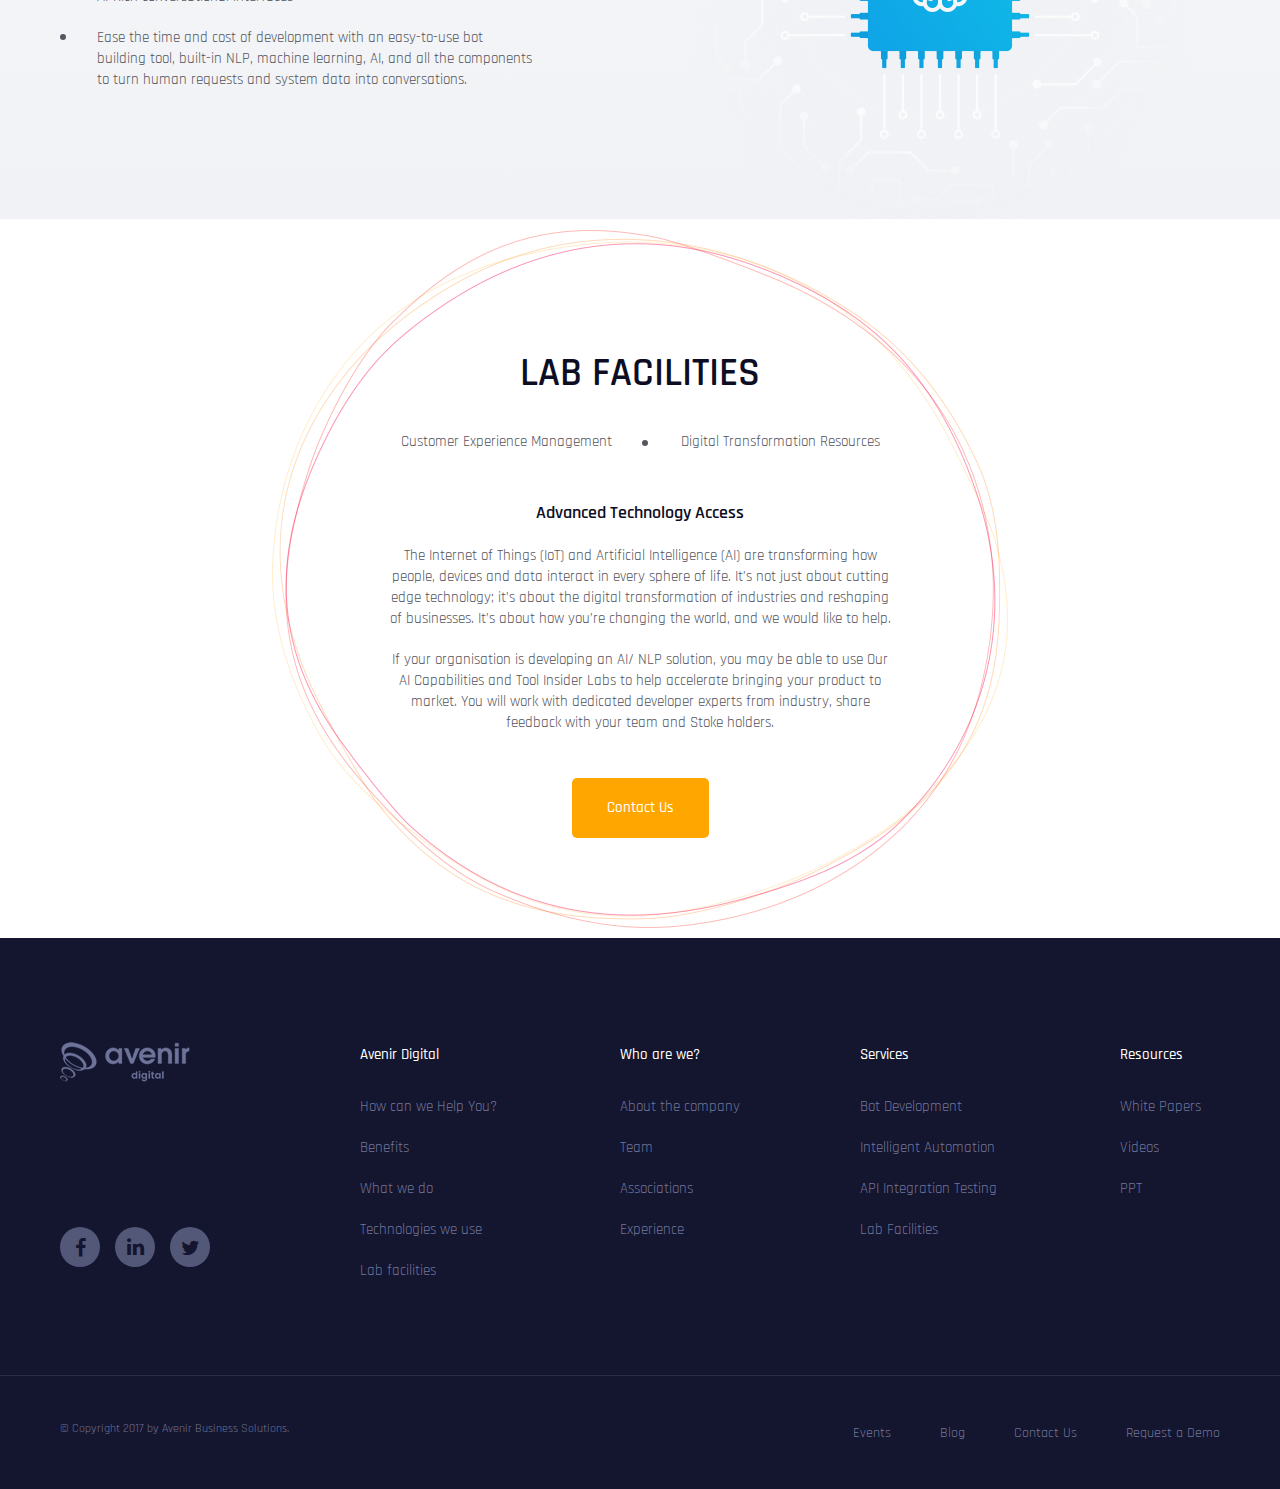
<file: services.html>
<!DOCTYPE html>
<html lang="en">

<head>

	<meta charset="utf-8">

	<title>Avenir</title>
	<meta name="description" content="">

	<meta http-equiv="X-UA-Compatible" content="IE=edge">
	<meta name="viewport" content="width=device-width, initial-scale=1, maximum-scale=1">

	<meta property="og:image" content="path/to/image.jpg">
	<link rel="shortcut icon" href="img/favicon/favicon.ico" type="image/x-icon">
	<link rel="apple-touch-icon" href="img/favicon/apple-touch-icon.png">
	<link rel="apple-touch-icon" sizes="72x72" href="img/favicon/apple-touch-icon-72x72.png">
	<link rel="apple-touch-icon" sizes="114x114" href="img/favicon/apple-touch-icon-114x114.png">

	<!-- Chrome, Firefox OS and Opera -->
	<meta name="theme-color" content="#000">
	<!-- Windows Phone -->
	<meta name="msapplication-navbutton-color" content="#000">
	<!-- iOS Safari -->
	<meta name="apple-mobile-web-app-status-bar-style" content="#000">

	<style>body { opacity: 0; overflow-x: hidden; } html { background-color: #fff; }</style>

</head>

<body id="body">

	<!-- header -->
	<header class="header header-inside__style" data-image-src="img/bg-services.jpg">
		<div class="top-line__wrapper top-line__wrapper--bgt" id="top-line__fixed">
			<div class="container">
				<div class="row">
					<div class="col-md-2 col-sm-4">
						<a href="#" class="header-logo">
							<img src="img/logo-main.png" width="157" height="49" alt="Logo Avenir" title="Logo Avenir">
						</a>
					</div>
					<div class="col-md-8 col-sm-8 mobile-menu">
						<nav class="header-nav">
							<a href="#" class="burger-nav__list   mobile-menu__open" id="click-prevent">
								<span class="stick stick-1"></span>
								<span class="stick stick-2"></span>
								<span class="stick stick-3"></span>
							</a>
							<ul class="header-nav__list mobile-menu__list">
								<li class="header-nav__item">
									<a href="#" class="header-nav__link">Home</a>
								</li>
								<li class="header-nav__item">
									<a href="#" class="header-nav__link">Who Are We?</a>
								</li>
								<li class="header-nav__item">
									<a href="#" class="header-nav__link">Services</a>
								</li>
								<li class="header-nav__item">
									<a href="#" class="header-nav__link">Events</a>
								</li>
								<li class="header-nav__item">
									<a href="#" class="header-nav__link">Resources</a>
								</li>
								<li class="header-nav__item">
									<a href="#" class="header-nav__link">Blog</a>
								</li>
								<li class="header-nav__item">
									<a href="#" class="header-nav__link">Contact Us</a>
								</li>
								<a href="#" class="button btn-default header-nav__button button__top-line">Request a Demo</a>
							</ul>
						</nav>
					</div>
					<div class="col-md-2 text-right wrapper-header__button">
						<a href="#" class="button btn-default button__top-line">Request a Demo</a>
					</div>
				</div>
			</div>
		</div>
		<div class="heading-header__inside">
			<h1>Services</h1>
		</div>
	</header>
	<!-- header End -->

	<!-- main -->
	<main class="main" id="main">

		<section class="services-bot padd-top___45">
			<div class="container">
				<div class="row">
					<div class="col-md-5 col-sm-6 padd-left__60">
						<div class="services-bot__video">
							<div class="services-bot__video--crop">
								<video width="250" height="auto" preload="auto" autoplay="autoplay" loop="loop" 
									poster="img/poster.jpg">
									<source src="img/kore-smart-bots-customer-service.mp4" type="video/mp4"></source>
								</video>
							</div>
						</div>
					</div>
					<div class="col-md-7 col-sm-6">
						<section class="padd-top___120">
							<h2 class="services-bot__heading heading-h3__default text-left">
								Bot Development
							</h2>
							<p class="services-bot__paragraf">
								Whether you plan to build a custom, business-specific chatbot or prefer to start with 
								a pre-built Smart Bot for a common, high-value application, our Platform minimizes roadblocks and allows you to achieve results faster.
							</p>
							<ul class="default-list">
								<li class="default-list__item">Fully Dedicated resources for your providing unmatched control 	and 	transparency during 
									operation phase.
								</li>
								<li class="default-list__item">Bot are comparatively less expensive and easy to build but with higher adoption rate
								</li>
								<li class="default-list__item">Uncompromised privacy standards
								</li>
								<li class="default-list__item">Automated transactions and workflows
								</li>
							</ul>
						</section>
					</div>
				</div>
			</div>
		</section>

		<section class="bot-automation">
			<div class="container bot-automation__left-bg">
				<div class="row">
					<div class="col-md-6 bot-automation__offset">
						<h3 class="heading-h3__default text-left bot-automation__heading">Intelligent Automation
							(AI, NLP, Machine Learning)
						</h3>
						<ul class="default-list">
							<li class="default-list__item">AI-Rich conversational interfaces
							</li>
							<li class="default-list__item">Ease the time and cost of development with an easy-to-use bot 	
								building tool, built-in NLP, machine learning, AI, and all the components 
								to turn human requests and system data into conversations.
							</li>
						</ul>
					</div>
					<div class="col-md-6">
						<img src="img/brain.png" class="alignright bot-automation__img img-responsive" alt="">
					</div>
				</div>
			</div>
		</section>

		<section class="lab-facilities">
			<div class="container">
				<div class="row">
					<div class="col-md-12">
						<div class="lab-facilities__wrapper">
							<div class="lab-facilities__content">
								<h3 class="heading-h3__default">
									Lab Facilities
								</h3>
								<ul class="list-default__gorizontal">
									<li class="item-default__gorizontal">Customer Experience Management</li>
									<li class="item-default__gorizontal">Digital Transformation Resources</li>
								</ul>
								<h4>Advanced Technology Access</h4>
								<p>The Internet of Things (IoT) and Artificial Intelligence (AI) are transforming how people, devices and data interact in every sphere of life. It’s not just about cutting edge technology; it’s about the digital transformation of industries and reshaping of businesses. It’s about how you’re changing the world, and we would like to help.</p>
								<p>If your organisation is developing an  AI/ NLP  solution, you may be able to use Our  AI Capabilities and Tool  Insider Labs to help accelerate bringing your product to market. You will work with dedicated developer experts from industry, share feedback with your team and Stoke holders.</p>
								<a href="#" class="button btn-default__orang">Contact Us</a>
							</div>
						</div>
					</div>
				</div>
			</div>
		</section>

	</main>
	<!-- main End -->

	<!-- footer -->
	<footer class="footer" id="footer">
		<div class="footer-header">
			<div class="container">
				<div class="row">
					<div class="col-md-3 col-sm-3 col-xs-4 common-height text-center__320">
						<a href="#" class="footer-logo">
							<img src="img/logo-footer.png" width="130" height="40" alt="Avenir" title="Avenir">
						</a>
						<ul class="footer-social__list">
							<li class="footer-social__item">
								<a href="#" class="footer-social__link" target="_blank">
									<i class="fa fa-facebook" aria-hidden="true"></i>
								</a>
							</li>
							<li class="footer-social__item">
								<a href="#" class="footer-social__link" target="_blank">
									<i class="fa fa-linkedin" aria-hidden="true"></i>
								</a>
							</li>
							<li class="footer-social__item">
								<a href="#" class="footer-social__link" target="_blank">
									<i class="fa fa-twitter" aria-hidden="true"></i>
								</a>
							</li>
						</ul>
					</div>
					<div class="col-md-2 col-sm-2 col-xs-4 common-height">
						<h3 class="footer-header__heading">Avenir Digital</h3>
						<ul class="footer-header__list">
							<li class="footer-header__item"><a href="#" class="footer-header__link">How can we Help You?</a></li>
							<li class="footer-header__item"><a href="#" class="footer-header__link">Benefits</a></li>
							<li class="footer-header__item"><a href="#" class="footer-header__link">What we do</a></li>
							<li class="footer-header__item"><a href="#" class="footer-header__link">Technologies we use</a></li>
							<li class="footer-header__item"><a href="#" class="footer-header__link">Lab facilities</a></li>
						</ul>
					</div>
					<div class="col-md-3 col-sm-3 col-xs-4 common-height paddingleft">
						<h3 class="footer-header__heading">Who are we?</h3>
						<ul class="footer-header__list">
							<li class="footer-header__item"><a href="#" class="footer-header__link">About the company</a></li>
							<li class="footer-header__item"><a href="#" class="footer-header__link">Team</a></li>
							<li class="footer-header__item"><a href="#" class="footer-header__link">Associations</a></li>
							<li class="footer-header__item"><a href="#" class="footer-header__link">Experience</a></li>
						</ul>
					</div>
					<div class="col-md-2 col-sm-2 col-xs-4 common-height">
						<h3 class="footer-header__heading">Services</h3>
						<ul class="footer-header__list">
							<li class="footer-header__item"><a href="#" class="footer-header__link">Bot Development</a></li>
							<li class="footer-header__item"><a href="#" class="footer-header__link">Intelligent Automation</a></li>
							<li class="footer-header__item"><a href="#" class="footer-header__link">API Integration Testing</a></li>
							<li class="footer-header__item"><a href="#" class="footer-header__link">Lab Facilities</a></li>
						</ul>
					</div>
					<div class="col-md-2 col-sm-2 col-xs-4 common-height paddingleft">
						<h3 class="footer-header__heading">Resources</h3>
						<ul class="footer-header__list">
							<li class="footer-header__item"><a href="#" class="footer-header__link">White Papers</a></li>
							<li class="footer-header__item"><a href="#" class="footer-header__link">Videos</a></li>
							<li class="footer-header__item"><a href="#" class="footer-header__link">PPT</a></li>
						</ul>
					</div>
				</div>
			</div>
		</div>
		<div class="footer-bottom">
			<div class="container">
				<div class="row">
					<div class="col-md-6 col-sm-6 col-md-push-6 col-sm-push-6">
						<ul class="navigation-footet__bottom text-right">
							<li class="navigation-footet__item"><a href="#" class="navigation-footet__link">Events</a></li>
							<li class="navigation-footet__item"><a href="#" class="navigation-footet__link">Blog</a></li>
							<li class="navigation-footet__item"><a href="#" class="navigation-footet__link">Contact Us</a></li>
							<li class="navigation-footet__item"><a href="#" class="navigation-footet__link">Request a Demo</a></li>
						</ul>
					</div>
					<div class="col-md-6 col-sm-6 col-md-pull-6 col-sm-pull-6">
						<p class="avenir-copyright">
							© Copyright 2017 by Avenir Business Solutions.
						</p>
					</div>
				</div>
			</div>
		</div>
	</footer>
	<!-- footer End -->

	<link rel="stylesheet" href="css/main.min.css">
	<script src="js/scripts.min.js"></script>
	<script>
		function resize() {
			var foot = document.getElementById('footer');
			var footHeight = foot.offsetHeight;
			//foot.style.marginTop = -footHeight+"px";
			document.getElementById('body').style.paddingBottom = footHeight+'px';
		}
		window.onload = resize;
		window.onresize = resize;
	</script>
</body>
</html>
</file>
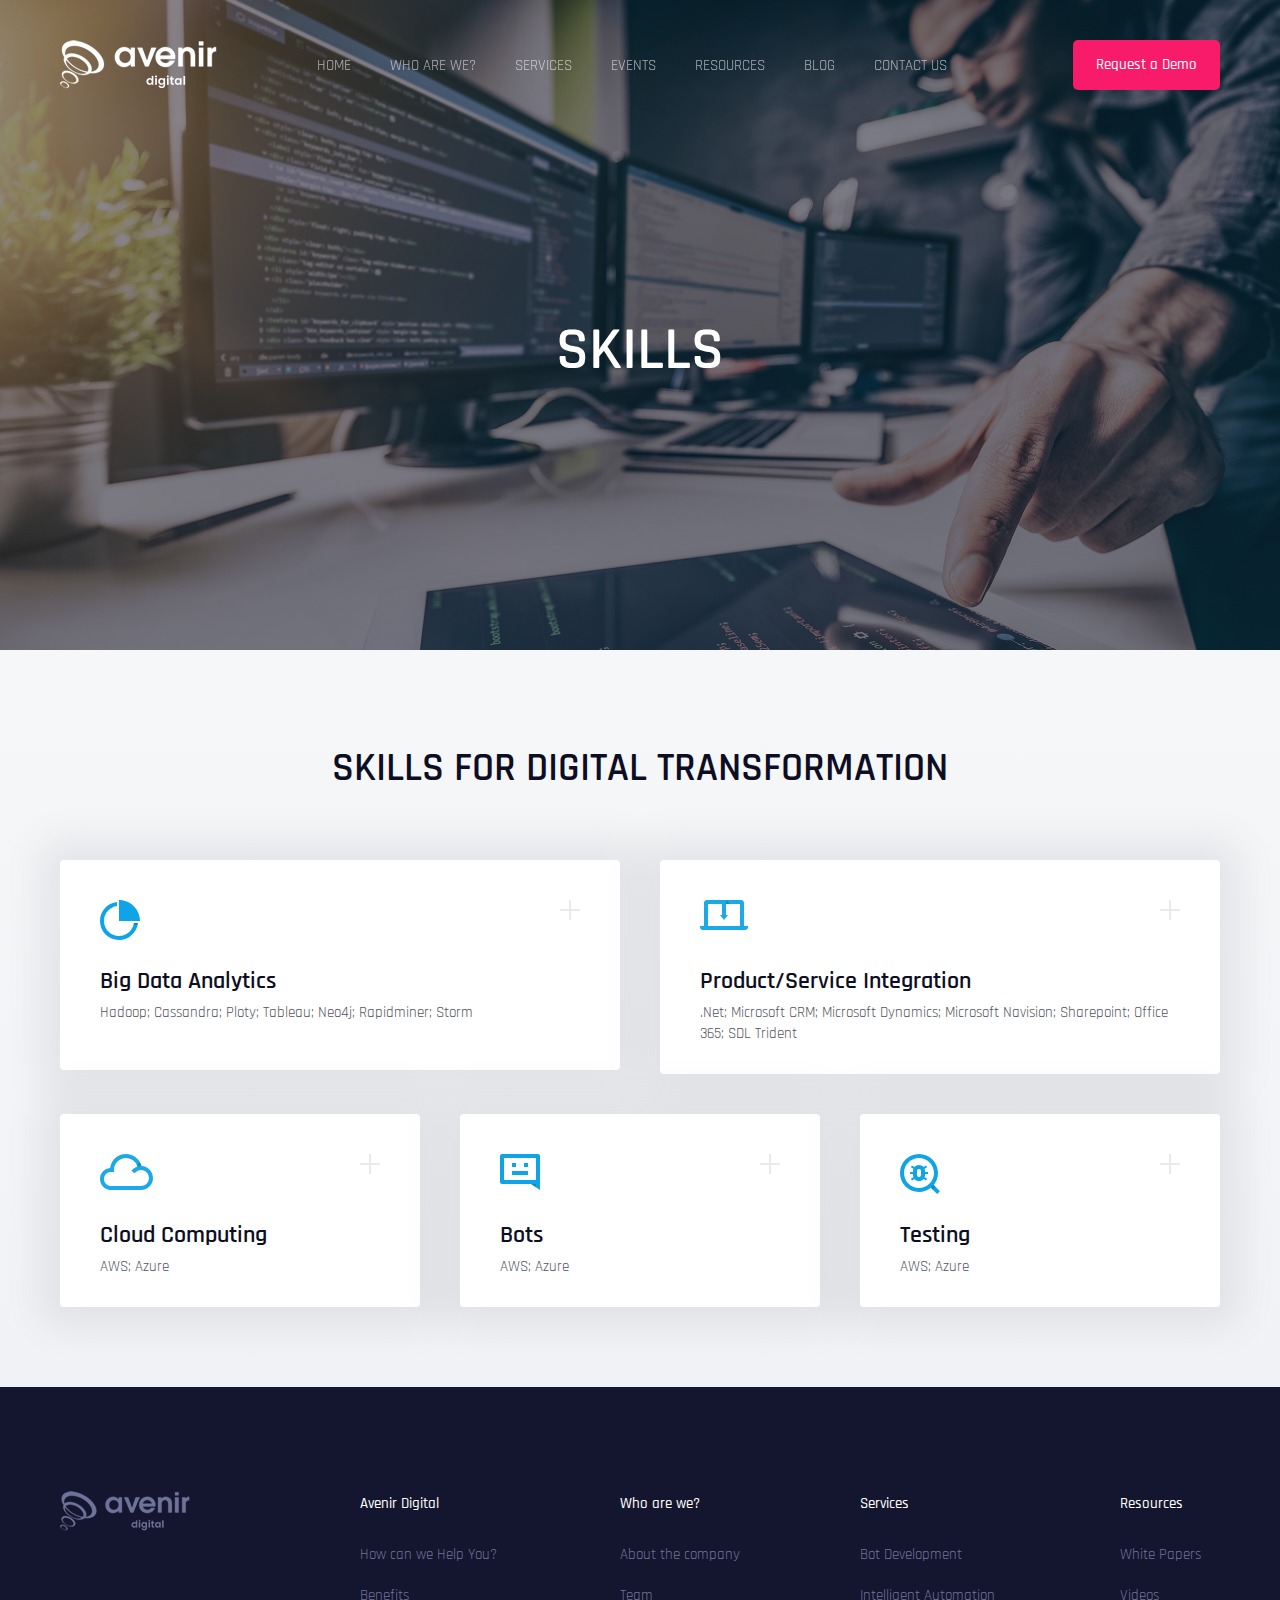
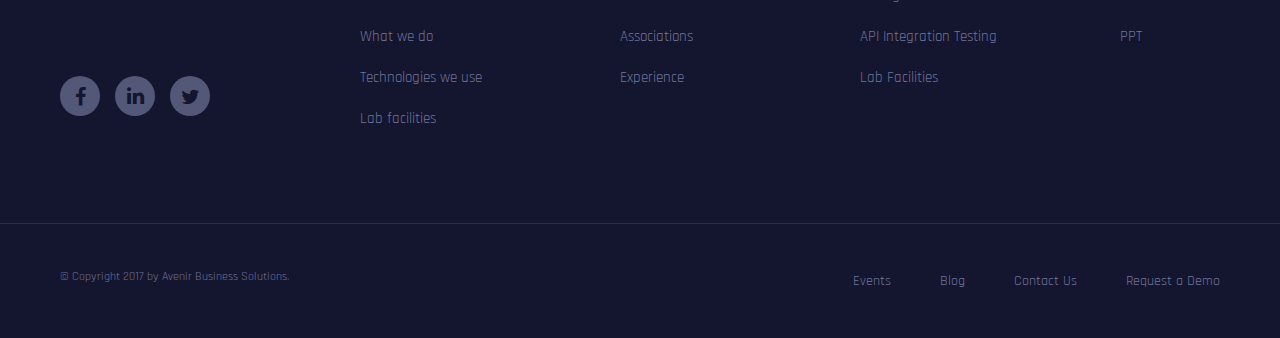
<file: skills.html>
<!DOCTYPE html>
<html lang="en">

<head>

	<meta charset="utf-8">

	<title>Avenir</title>
	<meta name="description" content="">

	<meta http-equiv="X-UA-Compatible" content="IE=edge">
	<meta name="viewport" content="width=device-width, initial-scale=1, maximum-scale=1">

	<meta property="og:image" content="path/to/image.jpg">
	<link rel="shortcut icon" href="img/favicon/favicon.ico" type="image/x-icon">
	<link rel="apple-touch-icon" href="img/favicon/apple-touch-icon.png">
	<link rel="apple-touch-icon" sizes="72x72" href="img/favicon/apple-touch-icon-72x72.png">
	<link rel="apple-touch-icon" sizes="114x114" href="img/favicon/apple-touch-icon-114x114.png">

	<!-- Chrome, Firefox OS and Opera -->
	<meta name="theme-color" content="#000">
	<!-- Windows Phone -->
	<meta name="msapplication-navbutton-color" content="#000">
	<!-- iOS Safari -->
	<meta name="apple-mobile-web-app-status-bar-style" content="#000">

	<style>body { opacity: 0; overflow-x: hidden; } html { background-color: #fff; }</style>

</head>

<body id="body">

	<!-- header -->
	<header class="header header-inside__style" data-image-src="img/bg-skils.jpg">
		<div class="top-line__wrapper top-line__wrapper--bgt" id="top-line__fixed">
			<div class="container">
				<div class="row">
					<div class="col-md-2 col-sm-4">
						<a href="#" class="header-logo">
							<img src="img/logo-main.png" width="157" height="49" alt="Logo Avenir" title="Logo Avenir">
						</a>
					</div>
					<div class="col-md-8 col-sm-8 mobile-menu">
						<nav class="header-nav">
							<a href="#" class="burger-nav__list   mobile-menu__open" id="click-prevent">
								<span class="stick stick-1"></span>
								<span class="stick stick-2"></span>
								<span class="stick stick-3"></span>
							</a>
							<ul class="header-nav__list mobile-menu__list">
								<li class="header-nav__item">
									<a href="#" class="header-nav__link">Home</a>
								</li>
								<li class="header-nav__item">
									<a href="#" class="header-nav__link">Who Are We?</a>
								</li>
								<li class="header-nav__item">
									<a href="#" class="header-nav__link">Services</a>
								</li>
								<li class="header-nav__item">
									<a href="#" class="header-nav__link">Events</a>
								</li>
								<li class="header-nav__item">
									<a href="#" class="header-nav__link">Resources</a>
								</li>
								<li class="header-nav__item">
									<a href="#" class="header-nav__link">Blog</a>
								</li>
								<li class="header-nav__item">
									<a href="#" class="header-nav__link">Contact Us</a>
								</li>
								<a href="#" class="button btn-default header-nav__button button__top-line">Request a Demo</a>
							</ul>
						</nav>
					</div>
					<div class="col-md-2 text-right wrapper-header__button">
						<a href="#" class="button btn-default button__top-line">Request a Demo</a>
					</div>
				</div>
			</div>
		</div>
		<div class="heading-header__inside">
			<h1>Skills</h1>
		</div>
	</header>
	<!-- header End -->

	<!-- main -->
	<main class="main" id="main">

		<section class="skills-transformation padd-top___94">
			<div class="container">
				<h3 class="heading-h3__default">skills for digital transformation</h3>
				<div class="row skills-wrapper">
					<div class="col-md-6 col-sm-6">
						<a href="#skills_1" class="skills-item popup">
							<span class="pluss-figure"></span>
							<span class="skills-images">
								<img src="img/scilks1.svg" width="40" alt="" class="skills-icon">
							</span>
							<h3 class="skills-heading">
								Big Data Analytics
							</h3>
							<p class="skills-content">
								Hadoop; Cassandra; Ploty; Tableau; Neo4j; Rapidminer; Storm
							</p>
						</a>
					</div>
					<div class="col-md-6 col-sm-6">
						<a href="#skills_1" class="skills-item popup">
							<span class="pluss-figure"></span>
							<span class="skills-images">
								<img src="img/scilks2.svg" width="48" alt="" class="skills-icon">
							</span>
							<h3 class="skills-heading">
								Product/Service Integration
							</h3>
							<p class="skills-content">
								.Net; Microsoft CRM; Microsoft Dynamics; Microsoft Navision; Sharepoint; Office 365;  SDL Trident
							</p>
						</a>
					</div>
					<div class="col-md-4 col-sm-6">
						<a href="#skills_1" class="skills-item popup">
							<span class="pluss-figure"></span>
							<span class="skills-images">
								<img src="img/scilks3.svg" width="53" alt="" class="skills-icon">
							</span>
							<h3 class="skills-heading">
								Cloud Computing
							</h3>
							<p class="skills-content">
								AWS; Azure
							</p>
						</a>
					</div>
					<div class="col-md-4 col-sm-6">
						<a href="#skills_1" class="skills-item popup">
							<span class="pluss-figure"></span>
							<span class="skills-images">
								<img src="img/scilks4.svg" width="40" alt="" class="skills-icon">
							</span>
							<h3 class="skills-heading">
								Bots
							</h3>
							<p class="skills-content">
								AWS; Azure
							</p>
						</a>
					</div>
					<div class="col-md-4 col-sm-6">
						<a href="#skills_1" class="skills-item popup">
							<span class="pluss-figure"></span>
							<span class="skills-images">
								<img src="img/scilks5.svg" width="40" alt="" class="skills-icon">
							</span>
							<h3 class="skills-heading">
								Testing
							</h3>
							<p class="skills-content">
								AWS; Azure
							</p>
						</a>
					</div>
				</div>
			</div>
		</section>

	</main>
	<!-- main End -->

	<!-- footer -->
	<footer class="footer" id="footer">
		<div class="footer-header">
			<div class="container">
				<div class="row">
					<div class="col-md-3 col-sm-3 col-xs-4 common-height text-center__320">
						<a href="#" class="footer-logo">
							<img src="img/logo-footer.png" width="130" height="40" alt="Avenir" title="Avenir">
						</a>
						<ul class="footer-social__list">
							<li class="footer-social__item">
								<a href="#" class="footer-social__link" target="_blank">
									<i class="fa fa-facebook" aria-hidden="true"></i>
								</a>
							</li>
							<li class="footer-social__item">
								<a href="#" class="footer-social__link" target="_blank">
									<i class="fa fa-linkedin" aria-hidden="true"></i>
								</a>
							</li>
							<li class="footer-social__item">
								<a href="#" class="footer-social__link" target="_blank">
									<i class="fa fa-twitter" aria-hidden="true"></i>
								</a>
							</li>
						</ul>
					</div>
					<div class="col-md-2 col-sm-2 col-xs-4 common-height">
						<h3 class="footer-header__heading">Avenir Digital</h3>
						<ul class="footer-header__list">
							<li class="footer-header__item"><a href="#" class="footer-header__link">How can we Help You?</a></li>
							<li class="footer-header__item"><a href="#" class="footer-header__link">Benefits</a></li>
							<li class="footer-header__item"><a href="#" class="footer-header__link">What we do</a></li>
							<li class="footer-header__item"><a href="#" class="footer-header__link">Technologies we use</a></li>
							<li class="footer-header__item"><a href="#" class="footer-header__link">Lab facilities</a></li>
						</ul>
					</div>
					<div class="col-md-3 col-sm-3 col-xs-4 common-height paddingleft">
						<h3 class="footer-header__heading">Who are we?</h3>
						<ul class="footer-header__list">
							<li class="footer-header__item"><a href="#" class="footer-header__link">About the company</a></li>
							<li class="footer-header__item"><a href="#" class="footer-header__link">Team</a></li>
							<li class="footer-header__item"><a href="#" class="footer-header__link">Associations</a></li>
							<li class="footer-header__item"><a href="#" class="footer-header__link">Experience</a></li>
						</ul>
					</div>
					<div class="col-md-2 col-sm-2 col-xs-4 common-height">
						<h3 class="footer-header__heading">Services</h3>
						<ul class="footer-header__list">
							<li class="footer-header__item"><a href="#" class="footer-header__link">Bot Development</a></li>
							<li class="footer-header__item"><a href="#" class="footer-header__link">Intelligent Automation</a></li>
							<li class="footer-header__item"><a href="#" class="footer-header__link">API Integration Testing</a></li>
							<li class="footer-header__item"><a href="#" class="footer-header__link">Lab Facilities</a></li>
						</ul>
					</div>
					<div class="col-md-2 col-sm-2 col-xs-4 common-height paddingleft">
						<h3 class="footer-header__heading">Resources</h3>
						<ul class="footer-header__list">
							<li class="footer-header__item"><a href="#" class="footer-header__link">White Papers</a></li>
							<li class="footer-header__item"><a href="#" class="footer-header__link">Videos</a></li>
							<li class="footer-header__item"><a href="#" class="footer-header__link">PPT</a></li>
						</ul>
					</div>
				</div>
			</div>
		</div>
		<div class="footer-bottom">
			<div class="container">
				<div class="row">
					<div class="col-md-6 col-sm-6 col-md-push-6 col-sm-push-6">
						<ul class="navigation-footet__bottom text-right">
							<li class="navigation-footet__item"><a href="#" class="navigation-footet__link">Events</a></li>
							<li class="navigation-footet__item"><a href="#" class="navigation-footet__link">Blog</a></li>
							<li class="navigation-footet__item"><a href="#" class="navigation-footet__link">Contact Us</a></li>
							<li class="navigation-footet__item"><a href="#" class="navigation-footet__link">Request a Demo</a></li>
						</ul>
					</div>
					<div class="col-md-6 col-sm-6 col-md-pull-6 col-sm-pull-6">
						<p class="avenir-copyright">
							© Copyright 2017 by Avenir Business Solutions.
						</p>
					</div>
				</div>
			</div>
		</div>
	</footer>
	<!-- footer End -->

	<div class="hidden">
		<div id="skills_1" class="popup-demo popup-skills">
			<span class="skills-images">
				<img src="img/scilks1.svg" width="40" alt="" class="skills-icon">
			</span>
			<h3 class="skills-heading">
				Big Data Analytics
			</h3>
			<p>
				As digital becomes the new normal, the volume of data generated is growing rapidly. Analyzing such large volumes of data is a steep challenge with traditional tools.
			</p>
			<p>
				Big data tools and technologies help to analyze data efficiently and better understand user preferences, gain competitive advantage in the marketplace, and impact business growth. Data management architectures now cater to real-time and batch processing; structured and unstructured data; high-velocity transactions; etc.
			</p>
			<p>
				Avenir Digital can help you develop a big data application (a data analytics application, or a workload of any volume, velocity and variety of data) on Amazon Web Services (AWS), make it ready for your consumption real quick, and ensure your investment is well taken care of, while enabling you to scale the application to your business needs.
			</p>
			<a href="#" class="button btn-default__pink">Contact Us</a>
		</div>
	</div>

	<link rel="stylesheet" href="css/main.min.css">
	<script src="js/scripts.min.js"></script>
	<script>
		function resize() {
			var foot = document.getElementById('footer');
			var footHeight = foot.offsetHeight;
			//foot.style.marginTop = -footHeight+"px";
			document.getElementById('body').style.paddingBottom = footHeight+'px';
		}
		window.onload = resize;
		window.onresize = resize;
	</script>
</body>
</html>
</file>
<file: css/main.min.css>
@import url(https://fonts.googleapis.com/css?family=Rajdhani:500,600);@font-face{font-family:roboto-example;font-weight:400;font-style:normal;src:url(../fonts/RobotoRegular/RobotoRegular.eot);src:url(../fonts/RobotoRegular/RobotoRegular.eot?#iefix) format("embedded-opentype"),url(../fonts/RobotoRegular/RobotoRegular.woff) format("woff"),url(../fonts/RobotoRegular/RobotoRegular.ttf) format("truetype")}@font-face{font-family:roboto-example;font-weight:700;font-style:normal;src:url(../fonts/RobotoBold/RobotoBold.eot);src:url(../fonts/RobotoBold/RobotoBold.eot?#iefix) format("embedded-opentype"),url(../fonts/RobotoBold/RobotoBold.woff) format("woff"),url(../fonts/RobotoBold/RobotoBold.ttf) format("truetype")}/*!
 * Bootstrap v3.3.7 (http://getbootstrap.com)
 * Copyright 2011-2017 Twitter, Inc.
 * Licensed under MIT (https://github.com/twbs/bootstrap/blob/master/LICENSE)
 *//*!
 * Generated using the Bootstrap Customizer (https://getbootstrap.com/docs/3.3/customize/?id=b8813e28fb9eb59cec2577342c0a7ed9)
 * Config saved to config.json and https://gist.github.com/b8813e28fb9eb59cec2577342c0a7ed9
 *//*!
 * Bootstrap v3.3.7 (http://getbootstrap.com)
 * Copyright 2011-2016 Twitter, Inc.
 * Licensed under MIT (https://github.com/twbs/bootstrap/blob/master/LICENSE)
 *//*! normalize.css v3.0.3 | MIT License | github.com/necolas/normalize.css */html{font-family:sans-serif;-ms-text-size-adjust:100%;-webkit-text-size-adjust:100%}body{margin:0}article,aside,details,figcaption,figure,footer,header,hgroup,main,menu,nav,section,summary{display:block}audio,canvas,progress,video{display:inline-block;vertical-align:baseline}audio:not([controls]){display:none;height:0}[hidden],template{display:none}a{background-color:transparent}a:active,a:hover{outline:0}abbr[title]{border-bottom:1px dotted}b,strong{font-weight:700}dfn{font-style:italic}h1{font-size:2em;margin:.67em 0}mark{background:#ff0;color:#000}small{font-size:80%}sub,sup{font-size:75%;line-height:0;position:relative;vertical-align:baseline}sup{top:-.5em}sub{bottom:-.25em}img{border:0}svg:not(:root){overflow:hidden}figure{margin:1em 40px}hr{-webkit-box-sizing:content-box;box-sizing:content-box;height:0}pre{overflow:auto}code,kbd,pre,samp{font-family:monospace,monospace;font-size:1em}button,input,optgroup,select,textarea{color:inherit;font:inherit;margin:0}button{overflow:visible}button,select{text-transform:none}button,html input[type=button],input[type=reset],input[type=submit]{-webkit-appearance:button;cursor:pointer}button[disabled],html input[disabled]{cursor:default}button::-moz-focus-inner,input::-moz-focus-inner{border:0;padding:0}input{line-height:normal}input[type=checkbox],input[type=radio]{-webkit-box-sizing:border-box;box-sizing:border-box;padding:0}input[type=number]::-webkit-inner-spin-button,input[type=number]::-webkit-outer-spin-button{height:auto}input[type=search]{-webkit-appearance:textfield;-webkit-box-sizing:content-box;box-sizing:content-box}input[type=search]::-webkit-search-cancel-button,input[type=search]::-webkit-search-decoration{-webkit-appearance:none}fieldset{border:1px solid silver;margin:0 2px;padding:.35em .625em .75em}legend{border:0;padding:0}textarea{overflow:auto}optgroup{font-weight:700}table{border-collapse:collapse;border-spacing:0}td,th{padding:0}*{-webkit-box-sizing:border-box;box-sizing:border-box}:after,:before{-webkit-box-sizing:border-box;box-sizing:border-box}html{font-size:10px;-webkit-tap-highlight-color:transparent}body{font-family:"Helvetica Neue",Helvetica,Arial,sans-serif;font-size:14px;line-height:1.42857143;color:#333;background-color:#fff}button,input,select,textarea{font-family:inherit;font-size:inherit;line-height:inherit}figure{margin:0}img{vertical-align:middle}.img-responsive{display:block;max-width:100%;height:auto}.img-rounded{-webkit-border-radius:6px;border-radius:6px}.img-thumbnail{padding:4px;line-height:1.42857143;background-color:#fff;border:1px solid #ddd;-webkit-border-radius:4px;border-radius:4px;-webkit-transition:all .2s ease-in-out;-o-transition:all .2s ease-in-out;transition:all .2s ease-in-out;display:inline-block;max-width:100%;height:auto}.img-circle{-webkit-border-radius:50%;border-radius:50%}hr{margin-top:20px;margin-bottom:20px;border:0;border-top:1px solid #eee}.sr-only{position:absolute;width:1px;height:1px;margin:-1px;padding:0;overflow:hidden;clip:rect(0,0,0,0);border:0}.sr-only-focusable:active,.sr-only-focusable:focus{position:static;width:auto;height:auto;margin:0;overflow:visible;clip:auto}[role=button]{cursor:pointer}.container{margin-right:auto;margin-left:auto;padding-left:20px;padding-right:20px}@media (min-width:768px){.container{width:760px}}@media (min-width:992px){.container{width:980px}}@media (min-width:1200px){.container{width:1200px}}.container-fluid{margin-right:auto;margin-left:auto;padding-left:20px;padding-right:20px}.row{margin-left:-20px;margin-right:-20px}.col-lg-1,.col-lg-10,.col-lg-11,.col-lg-12,.col-lg-2,.col-lg-3,.col-lg-4,.col-lg-5,.col-lg-6,.col-lg-7,.col-lg-8,.col-lg-9,.col-md-1,.col-md-10,.col-md-11,.col-md-12,.col-md-2,.col-md-3,.col-md-4,.col-md-5,.col-md-6,.col-md-7,.col-md-8,.col-md-9,.col-sm-1,.col-sm-10,.col-sm-11,.col-sm-12,.col-sm-2,.col-sm-3,.col-sm-4,.col-sm-5,.col-sm-6,.col-sm-7,.col-sm-8,.col-sm-9,.col-xs-1,.col-xs-10,.col-xs-11,.col-xs-12,.col-xs-2,.col-xs-3,.col-xs-4,.col-xs-5,.col-xs-6,.col-xs-7,.col-xs-8,.col-xs-9{position:relative;min-height:1px;padding-left:20px;padding-right:20px}.col-xs-1,.col-xs-10,.col-xs-11,.col-xs-12,.col-xs-2,.col-xs-3,.col-xs-4,.col-xs-5,.col-xs-6,.col-xs-7,.col-xs-8,.col-xs-9{float:left}.col-xs-12{width:100%}.col-xs-11{width:91.66666667%}.col-xs-10{width:83.33333333%}.col-xs-9{width:75%}.col-xs-8{width:66.66666667%}.col-xs-7{width:58.33333333%}.col-xs-6{width:50%}.col-xs-5{width:41.66666667%}.col-xs-4{width:33.33333333%}.col-xs-3{width:25%}.col-xs-2{width:16.66666667%}.col-xs-1{width:8.33333333%}.col-xs-pull-12{right:100%}.col-xs-pull-11{right:91.66666667%}.col-xs-pull-10{right:83.33333333%}.col-xs-pull-9{right:75%}.col-xs-pull-8{right:66.66666667%}.col-xs-pull-7{right:58.33333333%}.col-xs-pull-6{right:50%}.col-xs-pull-5{right:41.66666667%}.col-xs-pull-4{right:33.33333333%}.col-xs-pull-3{right:25%}.col-xs-pull-2{right:16.66666667%}.col-xs-pull-1{right:8.33333333%}.col-xs-pull-0{right:auto}.col-xs-push-12{left:100%}.col-xs-push-11{left:91.66666667%}.col-xs-push-10{left:83.33333333%}.col-xs-push-9{left:75%}.col-xs-push-8{left:66.66666667%}.col-xs-push-7{left:58.33333333%}.col-xs-push-6{left:50%}.col-xs-push-5{left:41.66666667%}.col-xs-push-4{left:33.33333333%}.col-xs-push-3{left:25%}.col-xs-push-2{left:16.66666667%}.col-xs-push-1{left:8.33333333%}.col-xs-push-0{left:auto}.col-xs-offset-12{margin-left:100%}.col-xs-offset-11{margin-left:91.66666667%}.col-xs-offset-10{margin-left:83.33333333%}.col-xs-offset-9{margin-left:75%}.col-xs-offset-8{margin-left:66.66666667%}.col-xs-offset-7{margin-left:58.33333333%}.col-xs-offset-6{margin-left:50%}.col-xs-offset-5{margin-left:41.66666667%}.col-xs-offset-4{margin-left:33.33333333%}.col-xs-offset-3{margin-left:25%}.col-xs-offset-2{margin-left:16.66666667%}.col-xs-offset-1{margin-left:8.33333333%}.col-xs-offset-0{margin-left:0}@media (min-width:768px){.col-sm-1,.col-sm-10,.col-sm-11,.col-sm-12,.col-sm-2,.col-sm-3,.col-sm-4,.col-sm-5,.col-sm-6,.col-sm-7,.col-sm-8,.col-sm-9{float:left}.col-sm-12{width:100%}.col-sm-11{width:91.66666667%}.col-sm-10{width:83.33333333%}.col-sm-9{width:75%}.col-sm-8{width:66.66666667%}.col-sm-7{width:58.33333333%}.col-sm-6{width:50%}.col-sm-5{width:41.66666667%}.col-sm-4{width:33.33333333%}.col-sm-3{width:25%}.col-sm-2{width:16.66666667%}.col-sm-1{width:8.33333333%}.col-sm-pull-12{right:100%}.col-sm-pull-11{right:91.66666667%}.col-sm-pull-10{right:83.33333333%}.col-sm-pull-9{right:75%}.col-sm-pull-8{right:66.66666667%}.col-sm-pull-7{right:58.33333333%}.col-sm-pull-6{right:50%}.col-sm-pull-5{right:41.66666667%}.col-sm-pull-4{right:33.33333333%}.col-sm-pull-3{right:25%}.col-sm-pull-2{right:16.66666667%}.col-sm-pull-1{right:8.33333333%}.col-sm-pull-0{right:auto}.col-sm-push-12{left:100%}.col-sm-push-11{left:91.66666667%}.col-sm-push-10{left:83.33333333%}.col-sm-push-9{left:75%}.col-sm-push-8{left:66.66666667%}.col-sm-push-7{left:58.33333333%}.col-sm-push-6{left:50%}.col-sm-push-5{left:41.66666667%}.col-sm-push-4{left:33.33333333%}.col-sm-push-3{left:25%}.col-sm-push-2{left:16.66666667%}.col-sm-push-1{left:8.33333333%}.col-sm-push-0{left:auto}.col-sm-offset-12{margin-left:100%}.col-sm-offset-11{margin-left:91.66666667%}.col-sm-offset-10{margin-left:83.33333333%}.col-sm-offset-9{margin-left:75%}.col-sm-offset-8{margin-left:66.66666667%}.col-sm-offset-7{margin-left:58.33333333%}.col-sm-offset-6{margin-left:50%}.col-sm-offset-5{margin-left:41.66666667%}.col-sm-offset-4{margin-left:33.33333333%}.col-sm-offset-3{margin-left:25%}.col-sm-offset-2{margin-left:16.66666667%}.col-sm-offset-1{margin-left:8.33333333%}.col-sm-offset-0{margin-left:0}}@media (min-width:992px){.col-md-1,.col-md-10,.col-md-11,.col-md-12,.col-md-2,.col-md-3,.col-md-4,.col-md-5,.col-md-6,.col-md-7,.col-md-8,.col-md-9{float:left}.col-md-12{width:100%}.col-md-11{width:91.66666667%}.col-md-10{width:83.33333333%}.col-md-9{width:75%}.col-md-8{width:66.66666667%}.col-md-7{width:58.33333333%}.col-md-6{width:50%}.col-md-5{width:41.66666667%}.col-md-4{width:33.33333333%}.col-md-3{width:25%}.col-md-2{width:16.66666667%}.col-md-1{width:8.33333333%}.col-md-pull-12{right:100%}.col-md-pull-11{right:91.66666667%}.col-md-pull-10{right:83.33333333%}.col-md-pull-9{right:75%}.col-md-pull-8{right:66.66666667%}.col-md-pull-7{right:58.33333333%}.col-md-pull-6{right:50%}.col-md-pull-5{right:41.66666667%}.col-md-pull-4{right:33.33333333%}.col-md-pull-3{right:25%}.col-md-pull-2{right:16.66666667%}.col-md-pull-1{right:8.33333333%}.col-md-pull-0{right:auto}.col-md-push-12{left:100%}.col-md-push-11{left:91.66666667%}.col-md-push-10{left:83.33333333%}.col-md-push-9{left:75%}.col-md-push-8{left:66.66666667%}.col-md-push-7{left:58.33333333%}.col-md-push-6{left:50%}.col-md-push-5{left:41.66666667%}.col-md-push-4{left:33.33333333%}.col-md-push-3{left:25%}.col-md-push-2{left:16.66666667%}.col-md-push-1{left:8.33333333%}.col-md-push-0{left:auto}.col-md-offset-12{margin-left:100%}.col-md-offset-11{margin-left:91.66666667%}.col-md-offset-10{margin-left:83.33333333%}.col-md-offset-9{margin-left:75%}.col-md-offset-8{margin-left:66.66666667%}.col-md-offset-7{margin-left:58.33333333%}.col-md-offset-6{margin-left:50%}.col-md-offset-5{margin-left:41.66666667%}.col-md-offset-4{margin-left:33.33333333%}.col-md-offset-3{margin-left:25%}.col-md-offset-2{margin-left:16.66666667%}.col-md-offset-1{margin-left:8.33333333%}.col-md-offset-0{margin-left:0}}@media (min-width:1200px){.col-lg-1,.col-lg-10,.col-lg-11,.col-lg-12,.col-lg-2,.col-lg-3,.col-lg-4,.col-lg-5,.col-lg-6,.col-lg-7,.col-lg-8,.col-lg-9{float:left}.col-lg-12{width:100%}.col-lg-11{width:91.66666667%}.col-lg-10{width:83.33333333%}.col-lg-9{width:75%}.col-lg-8{width:66.66666667%}.col-lg-7{width:58.33333333%}.col-lg-6{width:50%}.col-lg-5{width:41.66666667%}.col-lg-4{width:33.33333333%}.col-lg-3{width:25%}.col-lg-2{width:16.66666667%}.col-lg-1{width:8.33333333%}.col-lg-pull-12{right:100%}.col-lg-pull-11{right:91.66666667%}.col-lg-pull-10{right:83.33333333%}.col-lg-pull-9{right:75%}.col-lg-pull-8{right:66.66666667%}.col-lg-pull-7{right:58.33333333%}.col-lg-pull-6{right:50%}.col-lg-pull-5{right:41.66666667%}.col-lg-pull-4{right:33.33333333%}.col-lg-pull-3{right:25%}.col-lg-pull-2{right:16.66666667%}.col-lg-pull-1{right:8.33333333%}.col-lg-pull-0{right:auto}.col-lg-push-12{left:100%}.col-lg-push-11{left:91.66666667%}.col-lg-push-10{left:83.33333333%}.col-lg-push-9{left:75%}.col-lg-push-8{left:66.66666667%}.col-lg-push-7{left:58.33333333%}.col-lg-push-6{left:50%}.col-lg-push-5{left:41.66666667%}.col-lg-push-4{left:33.33333333%}.col-lg-push-3{left:25%}.col-lg-push-2{left:16.66666667%}.col-lg-push-1{left:8.33333333%}.col-lg-push-0{left:auto}.col-lg-offset-12{margin-left:100%}.col-lg-offset-11{margin-left:91.66666667%}.col-lg-offset-10{margin-left:83.33333333%}.col-lg-offset-9{margin-left:75%}.col-lg-offset-8{margin-left:66.66666667%}.col-lg-offset-7{margin-left:58.33333333%}.col-lg-offset-6{margin-left:50%}.col-lg-offset-5{margin-left:41.66666667%}.col-lg-offset-4{margin-left:33.33333333%}.col-lg-offset-3{margin-left:25%}.col-lg-offset-2{margin-left:16.66666667%}.col-lg-offset-1{margin-left:8.33333333%}.col-lg-offset-0{margin-left:0}}.clearfix:after,.clearfix:before,.container-fluid:after,.container-fluid:before,.container:after,.container:before,.row:after,.row:before{content:" ";display:table}.clearfix:after,.container-fluid:after,.container:after,.row:after{clear:both}.center-block{display:block;margin-left:auto;margin-right:auto}.pull-right{float:right!important}.pull-left{float:left!important}.hide{display:none!important}.show{display:block!important}.invisible{visibility:hidden}.text-hide{font:0/0 a;color:transparent;text-shadow:none;background-color:transparent;border:0}.hidden{display:none!important}.affix{position:fixed}@-ms-viewport{width:device-width}.visible-lg,.visible-md,.visible-sm,.visible-xs{display:none!important}.visible-lg-block,.visible-lg-inline,.visible-lg-inline-block,.visible-md-block,.visible-md-inline,.visible-md-inline-block,.visible-sm-block,.visible-sm-inline,.visible-sm-inline-block,.visible-xs-block,.visible-xs-inline,.visible-xs-inline-block{display:none!important}@media (max-width:767px){.visible-xs{display:block!important}table.visible-xs{display:table!important}tr.visible-xs{display:table-row!important}td.visible-xs,th.visible-xs{display:table-cell!important}}@media (max-width:767px){.visible-xs-block{display:block!important}}@media (max-width:767px){.visible-xs-inline{display:inline!important}}@media (max-width:767px){.visible-xs-inline-block{display:inline-block!important}}@media (min-width:768px) and (max-width:991px){.visible-sm{display:block!important}table.visible-sm{display:table!important}tr.visible-sm{display:table-row!important}td.visible-sm,th.visible-sm{display:table-cell!important}}@media (min-width:768px) and (max-width:991px){.visible-sm-block{display:block!important}}@media (min-width:768px) and (max-width:991px){.visible-sm-inline{display:inline!important}}@media (min-width:768px) and (max-width:991px){.visible-sm-inline-block{display:inline-block!important}}@media (min-width:992px) and (max-width:1199px){.visible-md{display:block!important}table.visible-md{display:table!important}tr.visible-md{display:table-row!important}td.visible-md,th.visible-md{display:table-cell!important}}@media (min-width:992px) and (max-width:1199px){.visible-md-block{display:block!important}}@media (min-width:992px) and (max-width:1199px){.visible-md-inline{display:inline!important}}@media (min-width:992px) and (max-width:1199px){.visible-md-inline-block{display:inline-block!important}}@media (min-width:1200px){.visible-lg{display:block!important}table.visible-lg{display:table!important}tr.visible-lg{display:table-row!important}td.visible-lg,th.visible-lg{display:table-cell!important}}@media (min-width:1200px){.visible-lg-block{display:block!important}}@media (min-width:1200px){.visible-lg-inline{display:inline!important}}@media (min-width:1200px){.visible-lg-inline-block{display:inline-block!important}}@media (max-width:767px){.hidden-xs{display:none!important}}@media (min-width:768px) and (max-width:991px){.hidden-sm{display:none!important}}@media (min-width:992px) and (max-width:1199px){.hidden-md{display:none!important}}@media (min-width:1200px){.hidden-lg{display:none!important}}.visible-print{display:none!important}@media print{.visible-print{display:block!important}table.visible-print{display:table!important}tr.visible-print{display:table-row!important}td.visible-print,th.visible-print{display:table-cell!important}}.visible-print-block{display:none!important}@media print{.visible-print-block{display:block!important}}.visible-print-inline{display:none!important}@media print{.visible-print-inline{display:inline!important}}.visible-print-inline-block{display:none!important}@media print{.visible-print-inline-block{display:inline-block!important}}@media print{.hidden-print{display:none!important}}/*!
 *  Font Awesome 4.7.0 by @davegandy - http://fontawesome.io - @fontawesome
 *  License - http://fontawesome.io/license (Font: SIL OFL 1.1, CSS: MIT License)
 */@font-face{font-family:FontAwesome;src:url(../fonts/fontawesome/fontawesome-webfont.eot?v=4.7.0);src:url(../fonts/fontawesome/fontawesome-webfont.eot?#iefix&v=4.7.0) format("embedded-opentype"),url(../fonts/fontawesome/fontawesome-webfont.woff2?v=4.7.0) format("woff2"),url(../fonts/fontawesome/fontawesome-webfont.woff?v=4.7.0) format("woff"),url(../fonts/fontawesome/fontawesome-webfont.ttf?v=4.7.0) format("truetype"),url(../fonts/fontawesome/fontawesome-webfont.svg?v=4.7.0#fontawesomeregular) format("svg");font-weight:400;font-style:normal}.fa{display:inline-block;font:normal normal normal 14px/1 FontAwesome;font-size:inherit;text-rendering:auto;-webkit-font-smoothing:antialiased;-moz-osx-font-smoothing:grayscale}.fa-lg{font-size:1.33333333em;line-height:.75em;vertical-align:-15%}.fa-2x{font-size:2em}.fa-3x{font-size:3em}.fa-4x{font-size:4em}.fa-5x{font-size:5em}.fa-fw{width:1.28571429em;text-align:center}.fa-ul{padding-left:0;margin-left:2.14285714em;list-style-type:none}.fa-ul>li{position:relative}.fa-li{position:absolute;left:-2.14285714em;width:2.14285714em;top:.14285714em;text-align:center}.fa-li.fa-lg{left:-1.85714286em}.fa-border{padding:.2em .25em .15em;border:solid .08em #eee;-webkit-border-radius:.1em;border-radius:.1em}.fa-pull-left{float:left}.fa-pull-right{float:right}.fa.fa-pull-left{margin-right:.3em}.fa.fa-pull-right{margin-left:.3em}.pull-right{float:right}.pull-left{float:left}.fa.pull-left{margin-right:.3em}.fa.pull-right{margin-left:.3em}.fa-spin{-webkit-animation:fa-spin 2s infinite linear;animation:fa-spin 2s infinite linear}.fa-pulse{-webkit-animation:fa-spin 1s infinite steps(8);animation:fa-spin 1s infinite steps(8)}@-webkit-keyframes fa-spin{0%{-webkit-transform:rotate(0);transform:rotate(0)}100%{-webkit-transform:rotate(359deg);transform:rotate(359deg)}}@keyframes fa-spin{0%{-webkit-transform:rotate(0);transform:rotate(0)}100%{-webkit-transform:rotate(359deg);transform:rotate(359deg)}}.fa-rotate-90{-webkit-transform:rotate(90deg);-ms-transform:rotate(90deg);transform:rotate(90deg)}.fa-rotate-180{-webkit-transform:rotate(180deg);-ms-transform:rotate(180deg);transform:rotate(180deg)}.fa-rotate-270{-webkit-transform:rotate(270deg);-ms-transform:rotate(270deg);transform:rotate(270deg)}.fa-flip-horizontal{-webkit-transform:scale(-1,1);-ms-transform:scale(-1,1);transform:scale(-1,1)}.fa-flip-vertical{-webkit-transform:scale(1,-1);-ms-transform:scale(1,-1);transform:scale(1,-1)}:root .fa-flip-horizontal,:root .fa-flip-vertical,:root .fa-rotate-180,:root .fa-rotate-270,:root .fa-rotate-90{-webkit-filter:none;filter:none}.fa-stack{position:relative;display:inline-block;width:2em;height:2em;line-height:2em;vertical-align:middle}.fa-stack-1x,.fa-stack-2x{position:absolute;left:0;width:100%;text-align:center}.fa-stack-1x{line-height:inherit}.fa-stack-2x{font-size:2em}.fa-inverse{color:#fff}.fa-glass:before{content:"\f000"}.fa-music:before{content:"\f001"}.fa-search:before{content:"\f002"}.fa-envelope-o:before{content:"\f003"}.fa-heart:before{content:"\f004"}.fa-star:before{content:"\f005"}.fa-star-o:before{content:"\f006"}.fa-user:before{content:"\f007"}.fa-film:before{content:"\f008"}.fa-th-large:before{content:"\f009"}.fa-th:before{content:"\f00a"}.fa-th-list:before{content:"\f00b"}.fa-check:before{content:"\f00c"}.fa-close:before,.fa-remove:before,.fa-times:before{content:"\f00d"}.fa-search-plus:before{content:"\f00e"}.fa-search-minus:before{content:"\f010"}.fa-power-off:before{content:"\f011"}.fa-signal:before{content:"\f012"}.fa-cog:before,.fa-gear:before{content:"\f013"}.fa-trash-o:before{content:"\f014"}.fa-home:before{content:"\f015"}.fa-file-o:before{content:"\f016"}.fa-clock-o:before{content:"\f017"}.fa-road:before{content:"\f018"}.fa-download:before{content:"\f019"}.fa-arrow-circle-o-down:before{content:"\f01a"}.fa-arrow-circle-o-up:before{content:"\f01b"}.fa-inbox:before{content:"\f01c"}.fa-play-circle-o:before{content:"\f01d"}.fa-repeat:before,.fa-rotate-right:before{content:"\f01e"}.fa-refresh:before{content:"\f021"}.fa-list-alt:before{content:"\f022"}.fa-lock:before{content:"\f023"}.fa-flag:before{content:"\f024"}.fa-headphones:before{content:"\f025"}.fa-volume-off:before{content:"\f026"}.fa-volume-down:before{content:"\f027"}.fa-volume-up:before{content:"\f028"}.fa-qrcode:before{content:"\f029"}.fa-barcode:before{content:"\f02a"}.fa-tag:before{content:"\f02b"}.fa-tags:before{content:"\f02c"}.fa-book:before{content:"\f02d"}.fa-bookmark:before{content:"\f02e"}.fa-print:before{content:"\f02f"}.fa-camera:before{content:"\f030"}.fa-font:before{content:"\f031"}.fa-bold:before{content:"\f032"}.fa-italic:before{content:"\f033"}.fa-text-height:before{content:"\f034"}.fa-text-width:before{content:"\f035"}.fa-align-left:before{content:"\f036"}.fa-align-center:before{content:"\f037"}.fa-align-right:before{content:"\f038"}.fa-align-justify:before{content:"\f039"}.fa-list:before{content:"\f03a"}.fa-dedent:before,.fa-outdent:before{content:"\f03b"}.fa-indent:before{content:"\f03c"}.fa-video-camera:before{content:"\f03d"}.fa-image:before,.fa-photo:before,.fa-picture-o:before{content:"\f03e"}.fa-pencil:before{content:"\f040"}.fa-map-marker:before{content:"\f041"}.fa-adjust:before{content:"\f042"}.fa-tint:before{content:"\f043"}.fa-edit:before,.fa-pencil-square-o:before{content:"\f044"}.fa-share-square-o:before{content:"\f045"}.fa-check-square-o:before{content:"\f046"}.fa-arrows:before{content:"\f047"}.fa-step-backward:before{content:"\f048"}.fa-fast-backward:before{content:"\f049"}.fa-backward:before{content:"\f04a"}.fa-play:before{content:"\f04b"}.fa-pause:before{content:"\f04c"}.fa-stop:before{content:"\f04d"}.fa-forward:before{content:"\f04e"}.fa-fast-forward:before{content:"\f050"}.fa-step-forward:before{content:"\f051"}.fa-eject:before{content:"\f052"}.fa-chevron-left:before{content:"\f053"}.fa-chevron-right:before{content:"\f054"}.fa-plus-circle:before{content:"\f055"}.fa-minus-circle:before{content:"\f056"}.fa-times-circle:before{content:"\f057"}.fa-check-circle:before{content:"\f058"}.fa-question-circle:before{content:"\f059"}.fa-info-circle:before{content:"\f05a"}.fa-crosshairs:before{content:"\f05b"}.fa-times-circle-o:before{content:"\f05c"}.fa-check-circle-o:before{content:"\f05d"}.fa-ban:before{content:"\f05e"}.fa-arrow-left:before{content:"\f060"}.fa-arrow-right:before{content:"\f061"}.fa-arrow-up:before{content:"\f062"}.fa-arrow-down:before{content:"\f063"}.fa-mail-forward:before,.fa-share:before{content:"\f064"}.fa-expand:before{content:"\f065"}.fa-compress:before{content:"\f066"}.fa-plus:before{content:"\f067"}.fa-minus:before{content:"\f068"}.fa-asterisk:before{content:"\f069"}.fa-exclamation-circle:before{content:"\f06a"}.fa-gift:before{content:"\f06b"}.fa-leaf:before{content:"\f06c"}.fa-fire:before{content:"\f06d"}.fa-eye:before{content:"\f06e"}.fa-eye-slash:before{content:"\f070"}.fa-exclamation-triangle:before,.fa-warning:before{content:"\f071"}.fa-plane:before{content:"\f072"}.fa-calendar:before{content:"\f073"}.fa-random:before{content:"\f074"}.fa-comment:before{content:"\f075"}.fa-magnet:before{content:"\f076"}.fa-chevron-up:before{content:"\f077"}.fa-chevron-down:before{content:"\f078"}.fa-retweet:before{content:"\f079"}.fa-shopping-cart:before{content:"\f07a"}.fa-folder:before{content:"\f07b"}.fa-folder-open:before{content:"\f07c"}.fa-arrows-v:before{content:"\f07d"}.fa-arrows-h:before{content:"\f07e"}.fa-bar-chart-o:before,.fa-bar-chart:before{content:"\f080"}.fa-twitter-square:before{content:"\f081"}.fa-facebook-square:before{content:"\f082"}.fa-camera-retro:before{content:"\f083"}.fa-key:before{content:"\f084"}.fa-cogs:before,.fa-gears:before{content:"\f085"}.fa-comments:before{content:"\f086"}.fa-thumbs-o-up:before{content:"\f087"}.fa-thumbs-o-down:before{content:"\f088"}.fa-star-half:before{content:"\f089"}.fa-heart-o:before{content:"\f08a"}.fa-sign-out:before{content:"\f08b"}.fa-linkedin-square:before{content:"\f08c"}.fa-thumb-tack:before{content:"\f08d"}.fa-external-link:before{content:"\f08e"}.fa-sign-in:before{content:"\f090"}.fa-trophy:before{content:"\f091"}.fa-github-square:before{content:"\f092"}.fa-upload:before{content:"\f093"}.fa-lemon-o:before{content:"\f094"}.fa-phone:before{content:"\f095"}.fa-square-o:before{content:"\f096"}.fa-bookmark-o:before{content:"\f097"}.fa-phone-square:before{content:"\f098"}.fa-twitter:before{content:"\f099"}.fa-facebook-f:before,.fa-facebook:before{content:"\f09a"}.fa-github:before{content:"\f09b"}.fa-unlock:before{content:"\f09c"}.fa-credit-card:before{content:"\f09d"}.fa-feed:before,.fa-rss:before{content:"\f09e"}.fa-hdd-o:before{content:"\f0a0"}.fa-bullhorn:before{content:"\f0a1"}.fa-bell:before{content:"\f0f3"}.fa-certificate:before{content:"\f0a3"}.fa-hand-o-right:before{content:"\f0a4"}.fa-hand-o-left:before{content:"\f0a5"}.fa-hand-o-up:before{content:"\f0a6"}.fa-hand-o-down:before{content:"\f0a7"}.fa-arrow-circle-left:before{content:"\f0a8"}.fa-arrow-circle-right:before{content:"\f0a9"}.fa-arrow-circle-up:before{content:"\f0aa"}.fa-arrow-circle-down:before{content:"\f0ab"}.fa-globe:before{content:"\f0ac"}.fa-wrench:before{content:"\f0ad"}.fa-tasks:before{content:"\f0ae"}.fa-filter:before{content:"\f0b0"}.fa-briefcase:before{content:"\f0b1"}.fa-arrows-alt:before{content:"\f0b2"}.fa-group:before,.fa-users:before{content:"\f0c0"}.fa-chain:before,.fa-link:before{content:"\f0c1"}.fa-cloud:before{content:"\f0c2"}.fa-flask:before{content:"\f0c3"}.fa-cut:before,.fa-scissors:before{content:"\f0c4"}.fa-copy:before,.fa-files-o:before{content:"\f0c5"}.fa-paperclip:before{content:"\f0c6"}.fa-floppy-o:before,.fa-save:before{content:"\f0c7"}.fa-square:before{content:"\f0c8"}.fa-bars:before,.fa-navicon:before,.fa-reorder:before{content:"\f0c9"}.fa-list-ul:before{content:"\f0ca"}.fa-list-ol:before{content:"\f0cb"}.fa-strikethrough:before{content:"\f0cc"}.fa-underline:before{content:"\f0cd"}.fa-table:before{content:"\f0ce"}.fa-magic:before{content:"\f0d0"}.fa-truck:before{content:"\f0d1"}.fa-pinterest:before{content:"\f0d2"}.fa-pinterest-square:before{content:"\f0d3"}.fa-google-plus-square:before{content:"\f0d4"}.fa-google-plus:before{content:"\f0d5"}.fa-money:before{content:"\f0d6"}.fa-caret-down:before{content:"\f0d7"}.fa-caret-up:before{content:"\f0d8"}.fa-caret-left:before{content:"\f0d9"}.fa-caret-right:before{content:"\f0da"}.fa-columns:before{content:"\f0db"}.fa-sort:before,.fa-unsorted:before{content:"\f0dc"}.fa-sort-desc:before,.fa-sort-down:before{content:"\f0dd"}.fa-sort-asc:before,.fa-sort-up:before{content:"\f0de"}.fa-envelope:before{content:"\f0e0"}.fa-linkedin:before{content:"\f0e1"}.fa-rotate-left:before,.fa-undo:before{content:"\f0e2"}.fa-gavel:before,.fa-legal:before{content:"\f0e3"}.fa-dashboard:before,.fa-tachometer:before{content:"\f0e4"}.fa-comment-o:before{content:"\f0e5"}.fa-comments-o:before{content:"\f0e6"}.fa-bolt:before,.fa-flash:before{content:"\f0e7"}.fa-sitemap:before{content:"\f0e8"}.fa-umbrella:before{content:"\f0e9"}.fa-clipboard:before,.fa-paste:before{content:"\f0ea"}.fa-lightbulb-o:before{content:"\f0eb"}.fa-exchange:before{content:"\f0ec"}.fa-cloud-download:before{content:"\f0ed"}.fa-cloud-upload:before{content:"\f0ee"}.fa-user-md:before{content:"\f0f0"}.fa-stethoscope:before{content:"\f0f1"}.fa-suitcase:before{content:"\f0f2"}.fa-bell-o:before{content:"\f0a2"}.fa-coffee:before{content:"\f0f4"}.fa-cutlery:before{content:"\f0f5"}.fa-file-text-o:before{content:"\f0f6"}.fa-building-o:before{content:"\f0f7"}.fa-hospital-o:before{content:"\f0f8"}.fa-ambulance:before{content:"\f0f9"}.fa-medkit:before{content:"\f0fa"}.fa-fighter-jet:before{content:"\f0fb"}.fa-beer:before{content:"\f0fc"}.fa-h-square:before{content:"\f0fd"}.fa-plus-square:before{content:"\f0fe"}.fa-angle-double-left:before{content:"\f100"}.fa-angle-double-right:before{content:"\f101"}.fa-angle-double-up:before{content:"\f102"}.fa-angle-double-down:before{content:"\f103"}.fa-angle-left:before{content:"\f104"}.fa-angle-right:before{content:"\f105"}.fa-angle-up:before{content:"\f106"}.fa-angle-down:before{content:"\f107"}.fa-desktop:before{content:"\f108"}.fa-laptop:before{content:"\f109"}.fa-tablet:before{content:"\f10a"}.fa-mobile-phone:before,.fa-mobile:before{content:"\f10b"}.fa-circle-o:before{content:"\f10c"}.fa-quote-left:before{content:"\f10d"}.fa-quote-right:before{content:"\f10e"}.fa-spinner:before{content:"\f110"}.fa-circle:before{content:"\f111"}.fa-mail-reply:before,.fa-reply:before{content:"\f112"}.fa-github-alt:before{content:"\f113"}.fa-folder-o:before{content:"\f114"}.fa-folder-open-o:before{content:"\f115"}.fa-smile-o:before{content:"\f118"}.fa-frown-o:before{content:"\f119"}.fa-meh-o:before{content:"\f11a"}.fa-gamepad:before{content:"\f11b"}.fa-keyboard-o:before{content:"\f11c"}.fa-flag-o:before{content:"\f11d"}.fa-flag-checkered:before{content:"\f11e"}.fa-terminal:before{content:"\f120"}.fa-code:before{content:"\f121"}.fa-mail-reply-all:before,.fa-reply-all:before{content:"\f122"}.fa-star-half-empty:before,.fa-star-half-full:before,.fa-star-half-o:before{content:"\f123"}.fa-location-arrow:before{content:"\f124"}.fa-crop:before{content:"\f125"}.fa-code-fork:before{content:"\f126"}.fa-chain-broken:before,.fa-unlink:before{content:"\f127"}.fa-question:before{content:"\f128"}.fa-info:before{content:"\f129"}.fa-exclamation:before{content:"\f12a"}.fa-superscript:before{content:"\f12b"}.fa-subscript:before{content:"\f12c"}.fa-eraser:before{content:"\f12d"}.fa-puzzle-piece:before{content:"\f12e"}.fa-microphone:before{content:"\f130"}.fa-microphone-slash:before{content:"\f131"}.fa-shield:before{content:"\f132"}.fa-calendar-o:before{content:"\f133"}.fa-fire-extinguisher:before{content:"\f134"}.fa-rocket:before{content:"\f135"}.fa-maxcdn:before{content:"\f136"}.fa-chevron-circle-left:before{content:"\f137"}.fa-chevron-circle-right:before{content:"\f138"}.fa-chevron-circle-up:before{content:"\f139"}.fa-chevron-circle-down:before{content:"\f13a"}.fa-html5:before{content:"\f13b"}.fa-css3:before{content:"\f13c"}.fa-anchor:before{content:"\f13d"}.fa-unlock-alt:before{content:"\f13e"}.fa-bullseye:before{content:"\f140"}.fa-ellipsis-h:before{content:"\f141"}.fa-ellipsis-v:before{content:"\f142"}.fa-rss-square:before{content:"\f143"}.fa-play-circle:before{content:"\f144"}.fa-ticket:before{content:"\f145"}.fa-minus-square:before{content:"\f146"}.fa-minus-square-o:before{content:"\f147"}.fa-level-up:before{content:"\f148"}.fa-level-down:before{content:"\f149"}.fa-check-square:before{content:"\f14a"}.fa-pencil-square:before{content:"\f14b"}.fa-external-link-square:before{content:"\f14c"}.fa-share-square:before{content:"\f14d"}.fa-compass:before{content:"\f14e"}.fa-caret-square-o-down:before,.fa-toggle-down:before{content:"\f150"}.fa-caret-square-o-up:before,.fa-toggle-up:before{content:"\f151"}.fa-caret-square-o-right:before,.fa-toggle-right:before{content:"\f152"}.fa-eur:before,.fa-euro:before{content:"\f153"}.fa-gbp:before{content:"\f154"}.fa-dollar:before,.fa-usd:before{content:"\f155"}.fa-inr:before,.fa-rupee:before{content:"\f156"}.fa-cny:before,.fa-jpy:before,.fa-rmb:before,.fa-yen:before{content:"\f157"}.fa-rouble:before,.fa-rub:before,.fa-ruble:before{content:"\f158"}.fa-krw:before,.fa-won:before{content:"\f159"}.fa-bitcoin:before,.fa-btc:before{content:"\f15a"}.fa-file:before{content:"\f15b"}.fa-file-text:before{content:"\f15c"}.fa-sort-alpha-asc:before{content:"\f15d"}.fa-sort-alpha-desc:before{content:"\f15e"}.fa-sort-amount-asc:before{content:"\f160"}.fa-sort-amount-desc:before{content:"\f161"}.fa-sort-numeric-asc:before{content:"\f162"}.fa-sort-numeric-desc:before{content:"\f163"}.fa-thumbs-up:before{content:"\f164"}.fa-thumbs-down:before{content:"\f165"}.fa-youtube-square:before{content:"\f166"}.fa-youtube:before{content:"\f167"}.fa-xing:before{content:"\f168"}.fa-xing-square:before{content:"\f169"}.fa-youtube-play:before{content:"\f16a"}.fa-dropbox:before{content:"\f16b"}.fa-stack-overflow:before{content:"\f16c"}.fa-instagram:before{content:"\f16d"}.fa-flickr:before{content:"\f16e"}.fa-adn:before{content:"\f170"}.fa-bitbucket:before{content:"\f171"}.fa-bitbucket-square:before{content:"\f172"}.fa-tumblr:before{content:"\f173"}.fa-tumblr-square:before{content:"\f174"}.fa-long-arrow-down:before{content:"\f175"}.fa-long-arrow-up:before{content:"\f176"}.fa-long-arrow-left:before{content:"\f177"}.fa-long-arrow-right:before{content:"\f178"}.fa-apple:before{content:"\f179"}.fa-windows:before{content:"\f17a"}.fa-android:before{content:"\f17b"}.fa-linux:before{content:"\f17c"}.fa-dribbble:before{content:"\f17d"}.fa-skype:before{content:"\f17e"}.fa-foursquare:before{content:"\f180"}.fa-trello:before{content:"\f181"}.fa-female:before{content:"\f182"}.fa-male:before{content:"\f183"}.fa-gittip:before,.fa-gratipay:before{content:"\f184"}.fa-sun-o:before{content:"\f185"}.fa-moon-o:before{content:"\f186"}.fa-archive:before{content:"\f187"}.fa-bug:before{content:"\f188"}.fa-vk:before{content:"\f189"}.fa-weibo:before{content:"\f18a"}.fa-renren:before{content:"\f18b"}.fa-pagelines:before{content:"\f18c"}.fa-stack-exchange:before{content:"\f18d"}.fa-arrow-circle-o-right:before{content:"\f18e"}.fa-arrow-circle-o-left:before{content:"\f190"}.fa-caret-square-o-left:before,.fa-toggle-left:before{content:"\f191"}.fa-dot-circle-o:before{content:"\f192"}.fa-wheelchair:before{content:"\f193"}.fa-vimeo-square:before{content:"\f194"}.fa-try:before,.fa-turkish-lira:before{content:"\f195"}.fa-plus-square-o:before{content:"\f196"}.fa-space-shuttle:before{content:"\f197"}.fa-slack:before{content:"\f198"}.fa-envelope-square:before{content:"\f199"}.fa-wordpress:before{content:"\f19a"}.fa-openid:before{content:"\f19b"}.fa-bank:before,.fa-institution:before,.fa-university:before{content:"\f19c"}.fa-graduation-cap:before,.fa-mortar-board:before{content:"\f19d"}.fa-yahoo:before{content:"\f19e"}.fa-google:before{content:"\f1a0"}.fa-reddit:before{content:"\f1a1"}.fa-reddit-square:before{content:"\f1a2"}.fa-stumbleupon-circle:before{content:"\f1a3"}.fa-stumbleupon:before{content:"\f1a4"}.fa-delicious:before{content:"\f1a5"}.fa-digg:before{content:"\f1a6"}.fa-pied-piper-pp:before{content:"\f1a7"}.fa-pied-piper-alt:before{content:"\f1a8"}.fa-drupal:before{content:"\f1a9"}.fa-joomla:before{content:"\f1aa"}.fa-language:before{content:"\f1ab"}.fa-fax:before{content:"\f1ac"}.fa-building:before{content:"\f1ad"}.fa-child:before{content:"\f1ae"}.fa-paw:before{content:"\f1b0"}.fa-spoon:before{content:"\f1b1"}.fa-cube:before{content:"\f1b2"}.fa-cubes:before{content:"\f1b3"}.fa-behance:before{content:"\f1b4"}.fa-behance-square:before{content:"\f1b5"}.fa-steam:before{content:"\f1b6"}.fa-steam-square:before{content:"\f1b7"}.fa-recycle:before{content:"\f1b8"}.fa-automobile:before,.fa-car:before{content:"\f1b9"}.fa-cab:before,.fa-taxi:before{content:"\f1ba"}.fa-tree:before{content:"\f1bb"}.fa-spotify:before{content:"\f1bc"}.fa-deviantart:before{content:"\f1bd"}.fa-soundcloud:before{content:"\f1be"}.fa-database:before{content:"\f1c0"}.fa-file-pdf-o:before{content:"\f1c1"}.fa-file-word-o:before{content:"\f1c2"}.fa-file-excel-o:before{content:"\f1c3"}.fa-file-powerpoint-o:before{content:"\f1c4"}.fa-file-image-o:before,.fa-file-photo-o:before,.fa-file-picture-o:before{content:"\f1c5"}.fa-file-archive-o:before,.fa-file-zip-o:before{content:"\f1c6"}.fa-file-audio-o:before,.fa-file-sound-o:before{content:"\f1c7"}.fa-file-movie-o:before,.fa-file-video-o:before{content:"\f1c8"}.fa-file-code-o:before{content:"\f1c9"}.fa-vine:before{content:"\f1ca"}.fa-codepen:before{content:"\f1cb"}.fa-jsfiddle:before{content:"\f1cc"}.fa-life-bouy:before,.fa-life-buoy:before,.fa-life-ring:before,.fa-life-saver:before,.fa-support:before{content:"\f1cd"}.fa-circle-o-notch:before{content:"\f1ce"}.fa-ra:before,.fa-rebel:before,.fa-resistance:before{content:"\f1d0"}.fa-empire:before,.fa-ge:before{content:"\f1d1"}.fa-git-square:before{content:"\f1d2"}.fa-git:before{content:"\f1d3"}.fa-hacker-news:before,.fa-y-combinator-square:before,.fa-yc-square:before{content:"\f1d4"}.fa-tencent-weibo:before{content:"\f1d5"}.fa-qq:before{content:"\f1d6"}.fa-wechat:before,.fa-weixin:before{content:"\f1d7"}.fa-paper-plane:before,.fa-send:before{content:"\f1d8"}.fa-paper-plane-o:before,.fa-send-o:before{content:"\f1d9"}.fa-history:before{content:"\f1da"}.fa-circle-thin:before{content:"\f1db"}.fa-header:before{content:"\f1dc"}.fa-paragraph:before{content:"\f1dd"}.fa-sliders:before{content:"\f1de"}.fa-share-alt:before{content:"\f1e0"}.fa-share-alt-square:before{content:"\f1e1"}.fa-bomb:before{content:"\f1e2"}.fa-futbol-o:before,.fa-soccer-ball-o:before{content:"\f1e3"}.fa-tty:before{content:"\f1e4"}.fa-binoculars:before{content:"\f1e5"}.fa-plug:before{content:"\f1e6"}.fa-slideshare:before{content:"\f1e7"}.fa-twitch:before{content:"\f1e8"}.fa-yelp:before{content:"\f1e9"}.fa-newspaper-o:before{content:"\f1ea"}.fa-wifi:before{content:"\f1eb"}.fa-calculator:before{content:"\f1ec"}.fa-paypal:before{content:"\f1ed"}.fa-google-wallet:before{content:"\f1ee"}.fa-cc-visa:before{content:"\f1f0"}.fa-cc-mastercard:before{content:"\f1f1"}.fa-cc-discover:before{content:"\f1f2"}.fa-cc-amex:before{content:"\f1f3"}.fa-cc-paypal:before{content:"\f1f4"}.fa-cc-stripe:before{content:"\f1f5"}.fa-bell-slash:before{content:"\f1f6"}.fa-bell-slash-o:before{content:"\f1f7"}.fa-trash:before{content:"\f1f8"}.fa-copyright:before{content:"\f1f9"}.fa-at:before{content:"\f1fa"}.fa-eyedropper:before{content:"\f1fb"}.fa-paint-brush:before{content:"\f1fc"}.fa-birthday-cake:before{content:"\f1fd"}.fa-area-chart:before{content:"\f1fe"}.fa-pie-chart:before{content:"\f200"}.fa-line-chart:before{content:"\f201"}.fa-lastfm:before{content:"\f202"}.fa-lastfm-square:before{content:"\f203"}.fa-toggle-off:before{content:"\f204"}.fa-toggle-on:before{content:"\f205"}.fa-bicycle:before{content:"\f206"}.fa-bus:before{content:"\f207"}.fa-ioxhost:before{content:"\f208"}.fa-angellist:before{content:"\f209"}.fa-cc:before{content:"\f20a"}.fa-ils:before,.fa-shekel:before,.fa-sheqel:before{content:"\f20b"}.fa-meanpath:before{content:"\f20c"}.fa-buysellads:before{content:"\f20d"}.fa-connectdevelop:before{content:"\f20e"}.fa-dashcube:before{content:"\f210"}.fa-forumbee:before{content:"\f211"}.fa-leanpub:before{content:"\f212"}.fa-sellsy:before{content:"\f213"}.fa-shirtsinbulk:before{content:"\f214"}.fa-simplybuilt:before{content:"\f215"}.fa-skyatlas:before{content:"\f216"}.fa-cart-plus:before{content:"\f217"}.fa-cart-arrow-down:before{content:"\f218"}.fa-diamond:before{content:"\f219"}.fa-ship:before{content:"\f21a"}.fa-user-secret:before{content:"\f21b"}.fa-motorcycle:before{content:"\f21c"}.fa-street-view:before{content:"\f21d"}.fa-heartbeat:before{content:"\f21e"}.fa-venus:before{content:"\f221"}.fa-mars:before{content:"\f222"}.fa-mercury:before{content:"\f223"}.fa-intersex:before,.fa-transgender:before{content:"\f224"}.fa-transgender-alt:before{content:"\f225"}.fa-venus-double:before{content:"\f226"}.fa-mars-double:before{content:"\f227"}.fa-venus-mars:before{content:"\f228"}.fa-mars-stroke:before{content:"\f229"}.fa-mars-stroke-v:before{content:"\f22a"}.fa-mars-stroke-h:before{content:"\f22b"}.fa-neuter:before{content:"\f22c"}.fa-genderless:before{content:"\f22d"}.fa-facebook-official:before{content:"\f230"}.fa-pinterest-p:before{content:"\f231"}.fa-whatsapp:before{content:"\f232"}.fa-server:before{content:"\f233"}.fa-user-plus:before{content:"\f234"}.fa-user-times:before{content:"\f235"}.fa-bed:before,.fa-hotel:before{content:"\f236"}.fa-viacoin:before{content:"\f237"}.fa-train:before{content:"\f238"}.fa-subway:before{content:"\f239"}.fa-medium:before{content:"\f23a"}.fa-y-combinator:before,.fa-yc:before{content:"\f23b"}.fa-optin-monster:before{content:"\f23c"}.fa-opencart:before{content:"\f23d"}.fa-expeditedssl:before{content:"\f23e"}.fa-battery-4:before,.fa-battery-full:before,.fa-battery:before{content:"\f240"}.fa-battery-3:before,.fa-battery-three-quarters:before{content:"\f241"}.fa-battery-2:before,.fa-battery-half:before{content:"\f242"}.fa-battery-1:before,.fa-battery-quarter:before{content:"\f243"}.fa-battery-0:before,.fa-battery-empty:before{content:"\f244"}.fa-mouse-pointer:before{content:"\f245"}.fa-i-cursor:before{content:"\f246"}.fa-object-group:before{content:"\f247"}.fa-object-ungroup:before{content:"\f248"}.fa-sticky-note:before{content:"\f249"}.fa-sticky-note-o:before{content:"\f24a"}.fa-cc-jcb:before{content:"\f24b"}.fa-cc-diners-club:before{content:"\f24c"}.fa-clone:before{content:"\f24d"}.fa-balance-scale:before{content:"\f24e"}.fa-hourglass-o:before{content:"\f250"}.fa-hourglass-1:before,.fa-hourglass-start:before{content:"\f251"}.fa-hourglass-2:before,.fa-hourglass-half:before{content:"\f252"}.fa-hourglass-3:before,.fa-hourglass-end:before{content:"\f253"}.fa-hourglass:before{content:"\f254"}.fa-hand-grab-o:before,.fa-hand-rock-o:before{content:"\f255"}.fa-hand-paper-o:before,.fa-hand-stop-o:before{content:"\f256"}.fa-hand-scissors-o:before{content:"\f257"}.fa-hand-lizard-o:before{content:"\f258"}.fa-hand-spock-o:before{content:"\f259"}.fa-hand-pointer-o:before{content:"\f25a"}.fa-hand-peace-o:before{content:"\f25b"}.fa-trademark:before{content:"\f25c"}.fa-registered:before{content:"\f25d"}.fa-creative-commons:before{content:"\f25e"}.fa-gg:before{content:"\f260"}.fa-gg-circle:before{content:"\f261"}.fa-tripadvisor:before{content:"\f262"}.fa-odnoklassniki:before{content:"\f263"}.fa-odnoklassniki-square:before{content:"\f264"}.fa-get-pocket:before{content:"\f265"}.fa-wikipedia-w:before{content:"\f266"}.fa-safari:before{content:"\f267"}.fa-chrome:before{content:"\f268"}.fa-firefox:before{content:"\f269"}.fa-opera:before{content:"\f26a"}.fa-internet-explorer:before{content:"\f26b"}.fa-television:before,.fa-tv:before{content:"\f26c"}.fa-contao:before{content:"\f26d"}.fa-500px:before{content:"\f26e"}.fa-amazon:before{content:"\f270"}.fa-calendar-plus-o:before{content:"\f271"}.fa-calendar-minus-o:before{content:"\f272"}.fa-calendar-times-o:before{content:"\f273"}.fa-calendar-check-o:before{content:"\f274"}.fa-industry:before{content:"\f275"}.fa-map-pin:before{content:"\f276"}.fa-map-signs:before{content:"\f277"}.fa-map-o:before{content:"\f278"}.fa-map:before{content:"\f279"}.fa-commenting:before{content:"\f27a"}.fa-commenting-o:before{content:"\f27b"}.fa-houzz:before{content:"\f27c"}.fa-vimeo:before{content:"\f27d"}.fa-black-tie:before{content:"\f27e"}.fa-fonticons:before{content:"\f280"}.fa-reddit-alien:before{content:"\f281"}.fa-edge:before{content:"\f282"}.fa-credit-card-alt:before{content:"\f283"}.fa-codiepie:before{content:"\f284"}.fa-modx:before{content:"\f285"}.fa-fort-awesome:before{content:"\f286"}.fa-usb:before{content:"\f287"}.fa-product-hunt:before{content:"\f288"}.fa-mixcloud:before{content:"\f289"}.fa-scribd:before{content:"\f28a"}.fa-pause-circle:before{content:"\f28b"}.fa-pause-circle-o:before{content:"\f28c"}.fa-stop-circle:before{content:"\f28d"}.fa-stop-circle-o:before{content:"\f28e"}.fa-shopping-bag:before{content:"\f290"}.fa-shopping-basket:before{content:"\f291"}.fa-hashtag:before{content:"\f292"}.fa-bluetooth:before{content:"\f293"}.fa-bluetooth-b:before{content:"\f294"}.fa-percent:before{content:"\f295"}.fa-gitlab:before{content:"\f296"}.fa-wpbeginner:before{content:"\f297"}.fa-wpforms:before{content:"\f298"}.fa-envira:before{content:"\f299"}.fa-universal-access:before{content:"\f29a"}.fa-wheelchair-alt:before{content:"\f29b"}.fa-question-circle-o:before{content:"\f29c"}.fa-blind:before{content:"\f29d"}.fa-audio-description:before{content:"\f29e"}.fa-volume-control-phone:before{content:"\f2a0"}.fa-braille:before{content:"\f2a1"}.fa-assistive-listening-systems:before{content:"\f2a2"}.fa-american-sign-language-interpreting:before,.fa-asl-interpreting:before{content:"\f2a3"}.fa-deaf:before,.fa-deafness:before,.fa-hard-of-hearing:before{content:"\f2a4"}.fa-glide:before{content:"\f2a5"}.fa-glide-g:before{content:"\f2a6"}.fa-sign-language:before,.fa-signing:before{content:"\f2a7"}.fa-low-vision:before{content:"\f2a8"}.fa-viadeo:before{content:"\f2a9"}.fa-viadeo-square:before{content:"\f2aa"}.fa-snapchat:before{content:"\f2ab"}.fa-snapchat-ghost:before{content:"\f2ac"}.fa-snapchat-square:before{content:"\f2ad"}.fa-pied-piper:before{content:"\f2ae"}.fa-first-order:before{content:"\f2b0"}.fa-yoast:before{content:"\f2b1"}.fa-themeisle:before{content:"\f2b2"}.fa-google-plus-circle:before,.fa-google-plus-official:before{content:"\f2b3"}.fa-fa:before,.fa-font-awesome:before{content:"\f2b4"}.fa-handshake-o:before{content:"\f2b5"}.fa-envelope-open:before{content:"\f2b6"}.fa-envelope-open-o:before{content:"\f2b7"}.fa-linode:before{content:"\f2b8"}.fa-address-book:before{content:"\f2b9"}.fa-address-book-o:before{content:"\f2ba"}.fa-address-card:before,.fa-vcard:before{content:"\f2bb"}.fa-address-card-o:before,.fa-vcard-o:before{content:"\f2bc"}.fa-user-circle:before{content:"\f2bd"}.fa-user-circle-o:before{content:"\f2be"}.fa-user-o:before{content:"\f2c0"}.fa-id-badge:before{content:"\f2c1"}.fa-drivers-license:before,.fa-id-card:before{content:"\f2c2"}.fa-drivers-license-o:before,.fa-id-card-o:before{content:"\f2c3"}.fa-quora:before{content:"\f2c4"}.fa-free-code-camp:before{content:"\f2c5"}.fa-telegram:before{content:"\f2c6"}.fa-thermometer-4:before,.fa-thermometer-full:before,.fa-thermometer:before{content:"\f2c7"}.fa-thermometer-3:before,.fa-thermometer-three-quarters:before{content:"\f2c8"}.fa-thermometer-2:before,.fa-thermometer-half:before{content:"\f2c9"}.fa-thermometer-1:before,.fa-thermometer-quarter:before{content:"\f2ca"}.fa-thermometer-0:before,.fa-thermometer-empty:before{content:"\f2cb"}.fa-shower:before{content:"\f2cc"}.fa-bath:before,.fa-bathtub:before,.fa-s15:before{content:"\f2cd"}.fa-podcast:before{content:"\f2ce"}.fa-window-maximize:before{content:"\f2d0"}.fa-window-minimize:before{content:"\f2d1"}.fa-window-restore:before{content:"\f2d2"}.fa-times-rectangle:before,.fa-window-close:before{content:"\f2d3"}.fa-times-rectangle-o:before,.fa-window-close-o:before{content:"\f2d4"}.fa-bandcamp:before{content:"\f2d5"}.fa-grav:before{content:"\f2d6"}.fa-etsy:before{content:"\f2d7"}.fa-imdb:before{content:"\f2d8"}.fa-ravelry:before{content:"\f2d9"}.fa-eercast:before{content:"\f2da"}.fa-microchip:before{content:"\f2db"}.fa-snowflake-o:before{content:"\f2dc"}.fa-superpowers:before{content:"\f2dd"}.fa-wpexplorer:before{content:"\f2de"}.fa-meetup:before{content:"\f2e0"}.sr-only{position:absolute;width:1px;height:1px;padding:0;margin:-1px;overflow:hidden;clip:rect(0,0,0,0);border:0}.sr-only-focusable:active,.sr-only-focusable:focus{position:static;width:auto;height:auto;margin:0;overflow:visible;clip:auto}.mfp-bg{top:0;left:0;width:100%;height:100%;z-index:1042;overflow:hidden;position:fixed;background:#0b0b0b;opacity:.8}.mfp-wrap{top:0;left:0;width:100%;height:100%;z-index:1043;position:fixed;outline:0!important;-webkit-backface-visibility:hidden}.mfp-container{text-align:center;position:absolute;width:100%;height:100%;left:0;top:0;padding:0 8px;-webkit-box-sizing:border-box;box-sizing:border-box}.mfp-container:before{content:'';display:inline-block;height:100%;vertical-align:middle}.mfp-align-top .mfp-container:before{display:none}.mfp-content{position:relative;display:inline-block;vertical-align:middle;margin:0 auto;text-align:left;z-index:1045}.mfp-ajax-holder .mfp-content,.mfp-inline-holder .mfp-content{width:100%;cursor:auto}.mfp-ajax-cur{cursor:progress}.mfp-zoom-out-cur,.mfp-zoom-out-cur .mfp-image-holder .mfp-close{cursor:-webkit-zoom-out;cursor:zoom-out}.mfp-zoom{cursor:pointer;cursor:-webkit-zoom-in;cursor:zoom-in}.mfp-auto-cursor .mfp-content{cursor:auto}.mfp-arrow,.mfp-close,.mfp-counter,.mfp-preloader{-webkit-user-select:none;-moz-user-select:none;-ms-user-select:none;user-select:none}.mfp-loading.mfp-figure{display:none}.mfp-hide{display:none!important}.mfp-preloader{color:#ccc;position:absolute;top:50%;width:auto;text-align:center;margin-top:-.8em;left:8px;right:8px;z-index:1044}.mfp-preloader a{color:#ccc}.mfp-preloader a:hover{color:#fff}.mfp-s-ready .mfp-preloader{display:none}.mfp-s-error .mfp-content{display:none}button.mfp-arrow,button.mfp-close{overflow:visible;cursor:pointer;background:0 0;border:0;-webkit-appearance:none;display:block;outline:0;padding:0;z-index:1046;-webkit-box-shadow:none;box-shadow:none}button::-moz-focus-inner{padding:0;border:0}.mfp-close{width:44px;height:44px;line-height:44px;position:absolute;right:0;top:0;text-decoration:none;text-align:center;opacity:.65;padding:0 0 18px 10px;color:#fff;font-style:normal;font-size:28px;font-family:Arial,Baskerville,monospace}.mfp-close:focus,.mfp-close:hover{opacity:1}.mfp-close:active{top:1px}.mfp-close-btn-in .mfp-close{color:#333}.mfp-iframe-holder .mfp-close,.mfp-image-holder .mfp-close{color:#fff;right:-6px;text-align:right;padding-right:6px;width:100%}.mfp-counter{position:absolute;top:0;right:0;color:#ccc;font-size:12px;line-height:18px;white-space:nowrap}.mfp-arrow{position:absolute;opacity:.65;margin:0;top:50%;margin-top:-55px;padding:0;width:90px;height:110px;-webkit-tap-highlight-color:transparent}.mfp-arrow:active{margin-top:-54px}.mfp-arrow:focus,.mfp-arrow:hover{opacity:1}.mfp-arrow .mfp-a,.mfp-arrow .mfp-b,.mfp-arrow:after,.mfp-arrow:before{content:'';display:block;width:0;height:0;position:absolute;left:0;top:0;margin-top:35px;margin-left:35px;border:medium inset transparent}.mfp-arrow .mfp-a,.mfp-arrow:after{border-top-width:13px;border-bottom-width:13px;top:8px}.mfp-arrow .mfp-b,.mfp-arrow:before{border-top-width:21px;border-bottom-width:21px;opacity:.7}.mfp-arrow-left{left:0}.mfp-arrow-left .mfp-a,.mfp-arrow-left:after{border-right:17px solid #fff;margin-left:31px}.mfp-arrow-left .mfp-b,.mfp-arrow-left:before{margin-left:25px;border-right:27px solid #3f3f3f}.mfp-arrow-right{right:0}.mfp-arrow-right .mfp-a,.mfp-arrow-right:after{border-left:17px solid #fff;margin-left:39px}.mfp-arrow-right .mfp-b,.mfp-arrow-right:before{border-left:27px solid #3f3f3f}.mfp-iframe-holder{padding-top:40px;padding-bottom:40px}.mfp-iframe-holder .mfp-content{line-height:0;width:100%;max-width:900px}.mfp-iframe-holder .mfp-close{top:-40px}.mfp-iframe-scaler{width:100%;height:0;overflow:hidden;padding-top:56.25%}.mfp-iframe-scaler iframe{position:absolute;display:block;top:0;left:0;width:100%;height:100%;-webkit-box-shadow:0 0 8px rgba(0,0,0,.6);box-shadow:0 0 8px rgba(0,0,0,.6);background:#000}img.mfp-img{width:auto;max-width:100%;height:auto;display:block;line-height:0;-webkit-box-sizing:border-box;box-sizing:border-box;padding:40px 0 40px;margin:0 auto}.mfp-figure{line-height:0}.mfp-figure:after{content:'';position:absolute;left:0;top:40px;bottom:40px;display:block;right:0;width:auto;height:auto;z-index:-1;-webkit-box-shadow:0 0 8px rgba(0,0,0,.6);box-shadow:0 0 8px rgba(0,0,0,.6);background:#444}.mfp-figure small{color:#bdbdbd;display:block;font-size:12px;line-height:14px}.mfp-figure figure{margin:0}.mfp-bottom-bar{margin-top:-36px;position:absolute;top:100%;left:0;width:100%;cursor:auto}.mfp-title{text-align:left;line-height:18px;color:#f3f3f3;word-wrap:break-word;padding-right:36px}.mfp-image-holder .mfp-content{max-width:100%}.mfp-gallery .mfp-image-holder .mfp-figure{cursor:pointer}@media screen and (max-width:800px) and (orientation:landscape),screen and (max-height:300px){.mfp-img-mobile .mfp-image-holder{padding-left:0;padding-right:0}.mfp-img-mobile img.mfp-img{padding:0}.mfp-img-mobile .mfp-figure:after{top:0;bottom:0}.mfp-img-mobile .mfp-figure small{display:inline;margin-left:5px}.mfp-img-mobile .mfp-bottom-bar{background:rgba(0,0,0,.6);bottom:0;margin:0;top:auto;padding:3px 5px;position:fixed;-webkit-box-sizing:border-box;box-sizing:border-box}.mfp-img-mobile .mfp-bottom-bar:empty{padding:0}.mfp-img-mobile .mfp-counter{right:5px;top:3px}.mfp-img-mobile .mfp-close{top:0;right:0;width:35px;height:35px;line-height:35px;background:rgba(0,0,0,.6);position:fixed;text-align:center;padding:0}}@media all and (max-width:900px){.mfp-arrow{-webkit-transform:scale(.75);-ms-transform:scale(.75);transform:scale(.75)}.mfp-arrow-left{-webkit-transform-origin:0;-ms-transform-origin:0;transform-origin:0}.mfp-arrow-right{-webkit-transform-origin:100%;-ms-transform-origin:100%;transform-origin:100%}.mfp-container{padding-left:6px;padding-right:6px}}.mfp-ie7 .mfp-img{padding:0}.mfp-ie7 .mfp-bottom-bar{width:600px;left:50%;margin-left:-300px;margin-top:5px;padding-bottom:5px}.mfp-ie7 .mfp-container{padding:0}.mfp-ie7 .mfp-content{padding-top:44px}.mfp-ie7 .mfp-close{top:0;right:0;padding-top:0}.video-js .vjs-big-play-button:before,.video-js .vjs-control:before,.video-js .vjs-modal-dialog,.vjs-modal-dialog .vjs-modal-dialog-content{position:absolute;top:0;left:0;width:100%;height:100%}.video-js .vjs-big-play-button:before,.video-js .vjs-control:before{text-align:center}@font-face{font-family:VideoJS;src:url(../font/2.0.0/VideoJS.eot?#iefix) format("eot")}@font-face{font-family:VideoJS;src:url([data-uri]) format("woff"),url([data-uri]) format("truetype");font-weight:400;font-style:normal}.video-js .vjs-big-play-button,.video-js .vjs-play-control,.vjs-icon-play{font-family:VideoJS;font-weight:400;font-style:normal}.video-js .vjs-big-play-button:before,.video-js .vjs-play-control:before,.vjs-icon-play:before{content:"\f101"}.vjs-icon-play-circle{font-family:VideoJS;font-weight:400;font-style:normal}.vjs-icon-play-circle:before{content:"\f102"}.video-js .vjs-play-control.vjs-playing,.vjs-icon-pause{font-family:VideoJS;font-weight:400;font-style:normal}.video-js .vjs-play-control.vjs-playing:before,.vjs-icon-pause:before{content:"\f103"}.video-js .vjs-mute-control.vjs-vol-0,.video-js .vjs-volume-menu-button.vjs-vol-0,.vjs-icon-volume-mute{font-family:VideoJS;font-weight:400;font-style:normal}.video-js .vjs-mute-control.vjs-vol-0:before,.video-js .vjs-volume-menu-button.vjs-vol-0:before,.vjs-icon-volume-mute:before{content:"\f104"}.video-js .vjs-mute-control.vjs-vol-1,.video-js .vjs-volume-menu-button.vjs-vol-1,.vjs-icon-volume-low{font-family:VideoJS;font-weight:400;font-style:normal}.video-js .vjs-mute-control.vjs-vol-1:before,.video-js .vjs-volume-menu-button.vjs-vol-1:before,.vjs-icon-volume-low:before{content:"\f105"}.video-js .vjs-mute-control.vjs-vol-2,.video-js .vjs-volume-menu-button.vjs-vol-2,.vjs-icon-volume-mid{font-family:VideoJS;font-weight:400;font-style:normal}.video-js .vjs-mute-control.vjs-vol-2:before,.video-js .vjs-volume-menu-button.vjs-vol-2:before,.vjs-icon-volume-mid:before{content:"\f106"}.video-js .vjs-mute-control,.video-js .vjs-volume-menu-button,.vjs-icon-volume-high{font-family:VideoJS;font-weight:400;font-style:normal}.video-js .vjs-mute-control:before,.video-js .vjs-volume-menu-button:before,.vjs-icon-volume-high:before{content:"\f107"}.video-js .vjs-fullscreen-control,.vjs-icon-fullscreen-enter{font-family:VideoJS;font-weight:400;font-style:normal}.video-js .vjs-fullscreen-control:before,.vjs-icon-fullscreen-enter:before{content:"\f108"}.video-js.vjs-fullscreen .vjs-fullscreen-control,.vjs-icon-fullscreen-exit{font-family:VideoJS;font-weight:400;font-style:normal}.video-js.vjs-fullscreen .vjs-fullscreen-control:before,.vjs-icon-fullscreen-exit:before{content:"\f109"}.vjs-icon-square{font-family:VideoJS;font-weight:400;font-style:normal}.vjs-icon-square:before{content:"\f10a"}.vjs-icon-spinner{font-family:VideoJS;font-weight:400;font-style:normal}.vjs-icon-spinner:before{content:"\f10b"}.video-js .vjs-subtitles-button,.vjs-icon-subtitles{font-family:VideoJS;font-weight:400;font-style:normal}.video-js .vjs-subtitles-button:before,.vjs-icon-subtitles:before{content:"\f10c"}.video-js .vjs-captions-button,.vjs-icon-captions{font-family:VideoJS;font-weight:400;font-style:normal}.video-js .vjs-captions-button:before,.vjs-icon-captions:before{content:"\f10d"}.video-js .vjs-chapters-button,.vjs-icon-chapters{font-family:VideoJS;font-weight:400;font-style:normal}.video-js .vjs-chapters-button:before,.vjs-icon-chapters:before{content:"\f10e"}.vjs-icon-share{font-family:VideoJS;font-weight:400;font-style:normal}.vjs-icon-share:before{content:"\f10f"}.vjs-icon-cog{font-family:VideoJS;font-weight:400;font-style:normal}.vjs-icon-cog:before{content:"\f110"}.video-js .vjs-mouse-display,.video-js .vjs-play-progress,.video-js .vjs-volume-level,.vjs-icon-circle{font-family:VideoJS;font-weight:400;font-style:normal}.video-js .vjs-mouse-display:before,.video-js .vjs-play-progress:before,.video-js .vjs-volume-level:before,.vjs-icon-circle:before{content:"\f111"}.vjs-icon-circle-outline{font-family:VideoJS;font-weight:400;font-style:normal}.vjs-icon-circle-outline:before{content:"\f112"}.vjs-icon-circle-inner-circle{font-family:VideoJS;font-weight:400;font-style:normal}.vjs-icon-circle-inner-circle:before{content:"\f113"}.vjs-icon-hd{font-family:VideoJS;font-weight:400;font-style:normal}.vjs-icon-hd:before{content:"\f114"}.video-js .vjs-control.vjs-close-button,.vjs-icon-cancel{font-family:VideoJS;font-weight:400;font-style:normal}.video-js .vjs-control.vjs-close-button:before,.vjs-icon-cancel:before{content:"\f115"}.vjs-icon-replay{font-family:VideoJS;font-weight:400;font-style:normal}.vjs-icon-replay:before{content:"\f116"}.vjs-icon-facebook{font-family:VideoJS;font-weight:400;font-style:normal}.vjs-icon-facebook:before{content:"\f117"}.vjs-icon-gplus{font-family:VideoJS;font-weight:400;font-style:normal}.vjs-icon-gplus:before{content:"\f118"}.vjs-icon-linkedin{font-family:VideoJS;font-weight:400;font-style:normal}.vjs-icon-linkedin:before{content:"\f119"}.vjs-icon-twitter{font-family:VideoJS;font-weight:400;font-style:normal}.vjs-icon-twitter:before{content:"\f11a"}.vjs-icon-tumblr{font-family:VideoJS;font-weight:400;font-style:normal}.vjs-icon-tumblr:before{content:"\f11b"}.vjs-icon-pinterest{font-family:VideoJS;font-weight:400;font-style:normal}.vjs-icon-pinterest:before{content:"\f11c"}.video-js .vjs-descriptions-button,.vjs-icon-audio-description{font-family:VideoJS;font-weight:400;font-style:normal}.video-js .vjs-descriptions-button:before,.vjs-icon-audio-description:before{content:"\f11d"}.video-js .vjs-audio-button,.vjs-icon-audio{font-family:VideoJS;font-weight:400;font-style:normal}.video-js .vjs-audio-button:before,.vjs-icon-audio:before{content:"\f11e"}.video-js{display:block;vertical-align:top;-webkit-box-sizing:border-box;box-sizing:border-box;color:#fff;background-color:#000;position:relative;padding:0;font-size:10px;line-height:1;font-weight:400;font-style:normal;font-family:Arial,Helvetica,sans-serif}.video-js:-moz-full-screen{position:absolute}.video-js:-webkit-full-screen{width:100%!important;height:100%!important}.video-js *,.video-js :after,.video-js :before{-webkit-box-sizing:inherit;box-sizing:inherit}.video-js ul{font-family:inherit;font-size:inherit;line-height:inherit;list-style-position:outside;margin-left:0;margin-right:0;margin-top:0;margin-bottom:0}.video-js.vjs-16-9,.video-js.vjs-4-3,.video-js.vjs-fluid{width:100%;max-width:100%;height:0}.video-js.vjs-16-9{padding-top:56.25%}.video-js.vjs-4-3{padding-top:75%}.video-js.vjs-fill{width:100%;height:100%}.video-js .vjs-tech{position:absolute;top:0;left:0;width:100%;height:100%}body.vjs-full-window{padding:0;margin:0;height:100%;overflow-y:auto}.vjs-full-window .video-js.vjs-fullscreen{position:fixed;overflow:hidden;z-index:1000;left:0;top:0;bottom:0;right:0}.video-js.vjs-fullscreen{width:100%!important;height:100%!important;padding-top:0!important}.video-js.vjs-fullscreen.vjs-user-inactive{cursor:none}.vjs-hidden{display:none!important}.vjs-disabled{opacity:.5;cursor:default}.video-js .vjs-offscreen{height:1px;left:-9999px;position:absolute;top:0;width:1px}.vjs-lock-showing{display:block!important;opacity:1;visibility:visible}.vjs-no-js{padding:20px;color:#fff;background-color:#000;font-size:18px;font-family:Arial,Helvetica,sans-serif;text-align:center;width:300px;height:150px;margin:0 auto}.vjs-no-js a,.vjs-no-js a:visited{color:#66a8cc}.video-js .vjs-big-play-button{font-size:3em;line-height:1.5em;height:1.5em;width:3em;display:block;position:absolute;top:10px;left:10px;padding:0;cursor:pointer;opacity:1;border:.06666em solid #fff;background-color:#2b333f;background-color:rgba(43,51,63,.7);-webkit-border-radius:.3em;border-radius:.3em;-webkit-transition:all .4s;-o-transition:all .4s;transition:all .4s}.vjs-big-play-centered .vjs-big-play-button{top:50%;left:50%;margin-top:-.75em;margin-left:-1.5em}.video-js .vjs-big-play-button:focus,.video-js:hover .vjs-big-play-button{outline:0;border-color:#fff;background-color:#73859f;background-color:rgba(115,133,159,.5);-webkit-transition:all 0s;-o-transition:all 0s;transition:all 0s}.vjs-controls-disabled .vjs-big-play-button,.vjs-error .vjs-big-play-button,.vjs-has-started .vjs-big-play-button,.vjs-using-native-controls .vjs-big-play-button{display:none}.vjs-has-started.vjs-paused.vjs-show-big-play-button-on-pause .vjs-big-play-button{display:block}.video-js button{background:0 0;border:none;color:inherit;display:inline-block;overflow:visible;font-size:inherit;line-height:inherit;text-transform:none;text-decoration:none;-webkit-transition:none;-o-transition:none;transition:none;-webkit-appearance:none;-moz-appearance:none;appearance:none}.video-js .vjs-control.vjs-close-button{cursor:pointer;height:3em;position:absolute;right:0;top:.5em;z-index:2}.vjs-menu-button{cursor:pointer}.vjs-menu-button.vjs-disabled{cursor:default}.vjs-workinghover .vjs-menu-button.vjs-disabled:hover .vjs-menu{display:none}.vjs-menu .vjs-menu-content{display:block;padding:0;margin:0;overflow:auto;font-family:Arial,Helvetica,sans-serif}.vjs-scrubbing .vjs-menu-button:hover .vjs-menu{display:none}.vjs-menu li{list-style:none;margin:0;padding:.2em 0;line-height:1.4em;font-size:1.2em;text-align:center;text-transform:lowercase}.vjs-menu li.vjs-menu-item:focus,.vjs-menu li.vjs-menu-item:hover{outline:0;background-color:#73859f;background-color:rgba(115,133,159,.5)}.vjs-menu li.vjs-selected,.vjs-menu li.vjs-selected:focus,.vjs-menu li.vjs-selected:hover{background-color:#fff;color:#2b333f}.vjs-menu li.vjs-menu-title{text-align:center;text-transform:uppercase;font-size:1em;line-height:2em;padding:0;margin:0 0 .3em 0;font-weight:700;cursor:default}.vjs-menu-button-popup .vjs-menu{display:none;position:absolute;bottom:0;width:10em;left:-3em;height:0;margin-bottom:1.5em;border-top-color:rgba(43,51,63,.7)}.vjs-menu-button-popup .vjs-menu .vjs-menu-content{background-color:#2b333f;background-color:rgba(43,51,63,.7);position:absolute;width:100%;bottom:1.5em;max-height:15em}.vjs-menu-button-popup .vjs-menu.vjs-lock-showing,.vjs-workinghover .vjs-menu-button-popup:hover .vjs-menu{display:block}.video-js .vjs-menu-button-inline{-webkit-transition:all .4s;-o-transition:all .4s;transition:all .4s;overflow:hidden}.video-js .vjs-menu-button-inline:before{width:2.222222222em}.video-js .vjs-menu-button-inline.vjs-slider-active,.video-js .vjs-menu-button-inline:focus,.video-js .vjs-menu-button-inline:hover,.video-js.vjs-no-flex .vjs-menu-button-inline{width:12em}.video-js .vjs-menu-button-inline.vjs-slider-active{-webkit-transition:none;-o-transition:none;transition:none}.vjs-menu-button-inline .vjs-menu{opacity:0;height:100%;width:auto;position:absolute;left:4em;top:0;padding:0;margin:0;-webkit-transition:all .4s;-o-transition:all .4s;transition:all .4s}.vjs-menu-button-inline.vjs-slider-active .vjs-menu,.vjs-menu-button-inline:focus .vjs-menu,.vjs-menu-button-inline:hover .vjs-menu{display:block;opacity:1}.vjs-no-flex .vjs-menu-button-inline .vjs-menu{display:block;opacity:1;position:relative;width:auto}.vjs-no-flex .vjs-menu-button-inline.vjs-slider-active .vjs-menu,.vjs-no-flex .vjs-menu-button-inline:focus .vjs-menu,.vjs-no-flex .vjs-menu-button-inline:hover .vjs-menu{width:auto}.vjs-menu-button-inline .vjs-menu-content{width:auto;height:100%;margin:0;overflow:hidden}.video-js .vjs-control-bar{display:none;width:100%;position:absolute;bottom:0;left:0;right:0;height:3em;background-color:#2b333f;background-color:rgba(43,51,63,.7)}.vjs-has-started .vjs-control-bar{display:-webkit-box;display:-webkit-flex;display:-ms-flexbox;display:flex;visibility:visible;opacity:1;-webkit-transition:visibility .1s,opacity .1s;-o-transition:visibility .1s,opacity .1s;transition:visibility .1s,opacity .1s}.vjs-has-started.vjs-user-inactive.vjs-playing .vjs-control-bar{visibility:visible;opacity:0;-webkit-transition:visibility 1s,opacity 1s;-o-transition:visibility 1s,opacity 1s;transition:visibility 1s,opacity 1s}.vjs-controls-disabled .vjs-control-bar,.vjs-error .vjs-control-bar,.vjs-using-native-controls .vjs-control-bar{display:none!important}.vjs-audio.vjs-has-started.vjs-user-inactive.vjs-playing .vjs-control-bar{opacity:1;visibility:visible}.vjs-has-started.vjs-no-flex .vjs-control-bar{display:table}.video-js .vjs-control{outline:0;position:relative;text-align:center;margin:0;padding:0;height:100%;width:4em;-webkit-box-flex:none;-webkit-flex:none;-ms-flex:none;flex:none}.video-js .vjs-control:before{font-size:1.8em;line-height:1.67}.video-js .vjs-control:focus,.video-js .vjs-control:focus:before,.video-js .vjs-control:hover:before{text-shadow:0 0 1em #fff}.video-js .vjs-control-text{border:0;clip:rect(0 0 0 0);height:1px;margin:-1px;overflow:hidden;padding:0;position:absolute;width:1px}.vjs-no-flex .vjs-control{display:table-cell;vertical-align:middle}.video-js .vjs-custom-control-spacer{display:none}.video-js .vjs-progress-control{-webkit-box-flex:auto;-webkit-flex:auto;-ms-flex:auto;flex:auto;display:-webkit-box;display:-webkit-flex;display:-ms-flexbox;display:flex;-webkit-box-align:center;-webkit-align-items:center;-ms-flex-align:center;align-items:center;min-width:4em}.vjs-live .vjs-progress-control{display:none}.video-js .vjs-progress-holder{-webkit-box-flex:auto;-webkit-flex:auto;-ms-flex:auto;flex:auto;-webkit-transition:all .2s;-o-transition:all .2s;transition:all .2s;height:.3em}.video-js .vjs-progress-control:hover .vjs-progress-holder{font-size:1.666666666666666666em}.video-js .vjs-progress-control:hover .vjs-mouse-display:after,.video-js .vjs-progress-control:hover .vjs-play-progress:after,.video-js .vjs-progress-control:hover .vjs-time-tooltip{font-family:Arial,Helvetica,sans-serif;visibility:visible;font-size:.6em}.video-js .vjs-progress-holder .vjs-load-progress,.video-js .vjs-progress-holder .vjs-load-progress div,.video-js .vjs-progress-holder .vjs-play-progress,.video-js .vjs-progress-holder .vjs-tooltip-progress-bar{position:absolute;display:block;height:100%;margin:0;padding:0;width:0;left:0;top:0}.video-js .vjs-mouse-display:before{display:none}.video-js .vjs-play-progress{background-color:#fff}.video-js .vjs-play-progress:before{position:absolute;top:-.333333333333333em;right:-.5em;font-size:.9em}.video-js .vjs-mouse-display:after,.video-js .vjs-play-progress:after,.video-js .vjs-time-tooltip{visibility:hidden;pointer-events:none;position:absolute;top:-3.4em;right:-1.9em;font-size:.9em;color:#000;content:attr(data-current-time);padding:6px 8px 8px 8px;background-color:#fff;background-color:rgba(255,255,255,.8);-webkit-border-radius:.3em;border-radius:.3em}.video-js .vjs-play-progress:after,.video-js .vjs-play-progress:before,.video-js .vjs-time-tooltip{z-index:1}.video-js .vjs-progress-control .vjs-keep-tooltips-inside:after{display:none}.video-js .vjs-load-progress{background:#bfc7d3;background:rgba(115,133,159,.5)}.video-js .vjs-load-progress div{background:#fff;background:rgba(115,133,159,.75)}.video-js.vjs-no-flex .vjs-progress-control{width:auto}.video-js .vjs-time-tooltip{display:inline-block;height:2.4em;position:relative;float:right;right:-1.9em}.vjs-tooltip-progress-bar{visibility:hidden}.video-js .vjs-progress-control .vjs-mouse-display{display:none;position:absolute;width:1px;height:100%;background-color:#000;z-index:1}.vjs-no-flex .vjs-progress-control .vjs-mouse-display{z-index:0}.video-js .vjs-progress-control:hover .vjs-mouse-display{display:block}.video-js.vjs-user-inactive .vjs-progress-control .vjs-mouse-display,.video-js.vjs-user-inactive .vjs-progress-control .vjs-mouse-display:after{visibility:hidden;opacity:0;-webkit-transition:visibility 1s,opacity 1s;-o-transition:visibility 1s,opacity 1s;transition:visibility 1s,opacity 1s}.video-js.vjs-user-inactive.vjs-no-flex .vjs-progress-control .vjs-mouse-display,.video-js.vjs-user-inactive.vjs-no-flex .vjs-progress-control .vjs-mouse-display:after{display:none}.video-js .vjs-progress-control .vjs-mouse-display:after,.vjs-mouse-display .vjs-time-tooltip{color:#fff;background-color:#000;background-color:rgba(0,0,0,.8)}.video-js .vjs-slider{outline:0;position:relative;cursor:pointer;padding:0;margin:0 .45em 0 .45em;-webkit-user-select:none;-moz-user-select:none;-ms-user-select:none;user-select:none;background-color:#73859f;background-color:rgba(115,133,159,.5)}.video-js .vjs-slider:focus{text-shadow:0 0 1em #fff;-webkit-box-shadow:0 0 1em #fff;box-shadow:0 0 1em #fff}.video-js .vjs-mute-control,.video-js .vjs-volume-menu-button{cursor:pointer;-webkit-box-flex:none;-webkit-flex:none;-ms-flex:none;flex:none}.video-js .vjs-volume-control{width:5em;-webkit-box-flex:none;-webkit-flex:none;-ms-flex:none;flex:none;display:-webkit-box;display:-webkit-flex;display:-ms-flexbox;display:flex;-webkit-box-align:center;-webkit-align-items:center;-ms-flex-align:center;align-items:center}.video-js .vjs-volume-bar{margin:1.35em .45em}.vjs-volume-bar.vjs-slider-horizontal{width:5em;height:.3em}.vjs-volume-bar.vjs-slider-vertical{width:.3em;height:5em;margin:1.35em auto}.video-js .vjs-volume-level{position:absolute;bottom:0;left:0;background-color:#fff}.video-js .vjs-volume-level:before{position:absolute;font-size:.9em}.vjs-slider-vertical .vjs-volume-level{width:.3em}.vjs-slider-vertical .vjs-volume-level:before{top:-.5em;left:-.3em}.vjs-slider-horizontal .vjs-volume-level{height:.3em}.vjs-slider-horizontal .vjs-volume-level:before{top:-.3em;right:-.5em}.vjs-volume-bar.vjs-slider-vertical .vjs-volume-level{height:100%}.vjs-volume-bar.vjs-slider-horizontal .vjs-volume-level{width:100%}.vjs-menu-button-popup.vjs-volume-menu-button .vjs-menu{display:block;width:0;height:0;border-top-color:transparent}.vjs-menu-button-popup.vjs-volume-menu-button-vertical .vjs-menu{left:.5em;height:8em}.vjs-menu-button-popup.vjs-volume-menu-button-horizontal .vjs-menu{left:-2em}.vjs-menu-button-popup.vjs-volume-menu-button .vjs-menu-content{height:0;width:0;overflow-x:hidden;overflow-y:hidden}.vjs-volume-menu-button-vertical .vjs-lock-showing .vjs-menu-content,.vjs-volume-menu-button-vertical.vjs-slider-active .vjs-menu-content,.vjs-volume-menu-button-vertical:focus .vjs-menu-content,.vjs-volume-menu-button-vertical:hover .vjs-menu-content{height:8em;width:2.9em}.vjs-volume-menu-button-horizontal .vjs-lock-showing .vjs-menu-content,.vjs-volume-menu-button-horizontal .vjs-slider-active .vjs-menu-content,.vjs-volume-menu-button-horizontal:focus .vjs-menu-content,.vjs-volume-menu-button-horizontal:hover .vjs-menu-content{height:2.9em;width:8em}.vjs-volume-menu-button.vjs-menu-button-inline .vjs-menu-content{background-color:transparent!important}.vjs-poster{display:inline-block;vertical-align:middle;background-repeat:no-repeat;background-position:50% 50%;-webkit-background-size:contain;background-size:contain;background-color:#000;cursor:pointer;margin:0;padding:0;position:absolute;top:0;right:0;bottom:0;left:0;height:100%}.vjs-poster img{display:block;vertical-align:middle;margin:0 auto;max-height:100%;padding:0;width:100%}.vjs-has-started .vjs-poster{display:none}.vjs-audio.vjs-has-started .vjs-poster{display:block}.vjs-using-native-controls .vjs-poster{display:none}.video-js .vjs-live-control{display:-webkit-box;display:-webkit-flex;display:-ms-flexbox;display:flex;-webkit-box-align:flex-start;-webkit-align-items:flex-start;-ms-flex-align:flex-start;align-items:flex-start;-webkit-box-flex:auto;-webkit-flex:auto;-ms-flex:auto;flex:auto;font-size:1em;line-height:3em}.vjs-no-flex .vjs-live-control{display:table-cell;width:auto;text-align:left}.video-js .vjs-time-control{-webkit-box-flex:none;-webkit-flex:none;-ms-flex:none;flex:none;font-size:1em;line-height:3em;min-width:2em;width:auto;padding-left:1em;padding-right:1em}.vjs-live .vjs-time-control{display:none}.video-js .vjs-current-time,.vjs-no-flex .vjs-current-time{display:none}.video-js .vjs-duration,.vjs-no-flex .vjs-duration{display:none}.vjs-time-divider{display:none;line-height:3em}.vjs-live .vjs-time-divider{display:none}.video-js .vjs-play-control{cursor:pointer;-webkit-box-flex:none;-webkit-flex:none;-ms-flex:none;flex:none}.vjs-text-track-display{position:absolute;bottom:3em;left:0;right:0;top:0;pointer-events:none}.video-js.vjs-user-inactive.vjs-playing .vjs-text-track-display{bottom:1em}.video-js .vjs-text-track{font-size:1.4em;text-align:center;margin-bottom:.1em;background-color:#000;background-color:rgba(0,0,0,.5)}.vjs-subtitles{color:#fff}.vjs-captions{color:#fc6}.vjs-tt-cue{display:block}video::-webkit-media-text-track-display{-ms-transform:translateY(-3em);-webkit-transform:translateY(-3em);transform:translateY(-3em)}.video-js.vjs-user-inactive.vjs-playing video::-webkit-media-text-track-display{-ms-transform:translateY(-1.5em);-webkit-transform:translateY(-1.5em);transform:translateY(-1.5em)}.video-js .vjs-fullscreen-control{cursor:pointer;-webkit-box-flex:none;-webkit-flex:none;-ms-flex:none;flex:none}.vjs-playback-rate .vjs-playback-rate-value{font-size:1.5em;line-height:2;position:absolute;top:0;left:0;width:100%;height:100%;text-align:center}.vjs-playback-rate .vjs-menu{width:4em;left:0}.vjs-error .vjs-error-display .vjs-modal-dialog-content{font-size:1.4em;text-align:center}.vjs-error .vjs-error-display:before{color:#fff;content:'X';font-family:Arial,Helvetica,sans-serif;font-size:4em;left:0;line-height:1;margin-top:-.5em;position:absolute;text-shadow:.05em .05em .1em #000;text-align:center;top:50%;vertical-align:middle;width:100%}.vjs-loading-spinner{display:none;position:absolute;top:50%;left:50%;margin:-25px 0 0 -25px;opacity:.85;text-align:left;border:6px solid rgba(43,51,63,.7);-webkit-box-sizing:border-box;box-sizing:border-box;-webkit-background-clip:padding-box;background-clip:padding-box;width:50px;height:50px;-webkit-border-radius:25px;border-radius:25px}.vjs-seeking .vjs-loading-spinner,.vjs-waiting .vjs-loading-spinner{display:block}.vjs-loading-spinner:after,.vjs-loading-spinner:before{content:"";position:absolute;margin:-6px;-webkit-box-sizing:inherit;box-sizing:inherit;width:inherit;height:inherit;-webkit-border-radius:inherit;border-radius:inherit;opacity:1;border:inherit;border-color:transparent;border-top-color:#fff}.vjs-seeking .vjs-loading-spinner:after,.vjs-seeking .vjs-loading-spinner:before,.vjs-waiting .vjs-loading-spinner:after,.vjs-waiting .vjs-loading-spinner:before{-webkit-animation:vjs-spinner-spin 1.1s cubic-bezier(.6,.2,0,.8) infinite,vjs-spinner-fade 1.1s linear infinite;animation:vjs-spinner-spin 1.1s cubic-bezier(.6,.2,0,.8) infinite,vjs-spinner-fade 1.1s linear infinite}.vjs-seeking .vjs-loading-spinner:before,.vjs-waiting .vjs-loading-spinner:before{border-top-color:#fff}.vjs-seeking .vjs-loading-spinner:after,.vjs-waiting .vjs-loading-spinner:after{border-top-color:#fff;-webkit-animation-delay:.44s;animation-delay:.44s}@keyframes vjs-spinner-spin{100%{-webkit-transform:rotate(360deg);transform:rotate(360deg)}}@-webkit-keyframes vjs-spinner-spin{100%{-webkit-transform:rotate(360deg)}}@keyframes vjs-spinner-fade{0%{border-top-color:#73859f}20%{border-top-color:#73859f}35%{border-top-color:#fff}60%{border-top-color:#73859f}100%{border-top-color:#73859f}}@-webkit-keyframes vjs-spinner-fade{0%{border-top-color:#73859f}20%{border-top-color:#73859f}35%{border-top-color:#fff}60%{border-top-color:#73859f}100%{border-top-color:#73859f}}.vjs-chapters-button .vjs-menu ul{width:24em}.video-js.vjs-layout-tiny:not(.vjs-fullscreen) .vjs-custom-control-spacer{-webkit-box-flex:auto;-webkit-flex:auto;-ms-flex:auto;flex:auto}.video-js.vjs-layout-tiny:not(.vjs-fullscreen).vjs-no-flex .vjs-custom-control-spacer{width:auto}.video-js.vjs-layout-tiny:not(.vjs-fullscreen) .vjs-audio-button,.video-js.vjs-layout-tiny:not(.vjs-fullscreen) .vjs-captions-button,.video-js.vjs-layout-tiny:not(.vjs-fullscreen) .vjs-chapters-button,.video-js.vjs-layout-tiny:not(.vjs-fullscreen) .vjs-current-time,.video-js.vjs-layout-tiny:not(.vjs-fullscreen) .vjs-descriptions-button,.video-js.vjs-layout-tiny:not(.vjs-fullscreen) .vjs-duration,.video-js.vjs-layout-tiny:not(.vjs-fullscreen) .vjs-mute-control,.video-js.vjs-layout-tiny:not(.vjs-fullscreen) .vjs-playback-rate,.video-js.vjs-layout-tiny:not(.vjs-fullscreen) .vjs-progress-control,.video-js.vjs-layout-tiny:not(.vjs-fullscreen) .vjs-remaining-time,.video-js.vjs-layout-tiny:not(.vjs-fullscreen) .vjs-subtitles-button,.video-js.vjs-layout-tiny:not(.vjs-fullscreen) .vjs-time-divider,.video-js.vjs-layout-tiny:not(.vjs-fullscreen) .vjs-volume-control,.video-js.vjs-layout-tiny:not(.vjs-fullscreen) .vjs-volume-menu-button{display:none}.video-js.vjs-layout-x-small:not(.vjs-fullscreen) .vjs-audio-button,.video-js.vjs-layout-x-small:not(.vjs-fullscreen) .vjs-captions-button,.video-js.vjs-layout-x-small:not(.vjs-fullscreen) .vjs-chapters-button,.video-js.vjs-layout-x-small:not(.vjs-fullscreen) .vjs-current-time,.video-js.vjs-layout-x-small:not(.vjs-fullscreen) .vjs-descriptions-button,.video-js.vjs-layout-x-small:not(.vjs-fullscreen) .vjs-duration,.video-js.vjs-layout-x-small:not(.vjs-fullscreen) .vjs-mute-control,.video-js.vjs-layout-x-small:not(.vjs-fullscreen) .vjs-playback-rate,.video-js.vjs-layout-x-small:not(.vjs-fullscreen) .vjs-remaining-time,.video-js.vjs-layout-x-small:not(.vjs-fullscreen) .vjs-subtitles-button,.video-js.vjs-layout-x-small:not(.vjs-fullscreen) .vjs-time-divider,.video-js.vjs-layout-x-small:not(.vjs-fullscreen) .vjs-volume-control,.video-js.vjs-layout-x-small:not(.vjs-fullscreen) .vjs-volume-menu-button{display:none}.video-js.vjs-layout-small:not(.vjs-fullscreen) .vjs-captions-button,.video-js.vjs-layout-small:not(.vjs-fullscreen) .vjs-chapters-button,.video-js.vjs-layout-small:not(.vjs-fullscreen) .vjs-current-time,.video-js.vjs-layout-small:not(.vjs-fullscreen) .vjs-descriptions-button,.video-js.vjs-layout-small:not(.vjs-fullscreen) .vjs-duration,.video-js.vjs-layout-small:not(.vjs-fullscreen) .vjs-mute-control,.video-js.vjs-layout-small:not(.vjs-fullscreen) .vjs-playback-rate,.video-js.vjs-layout-small:not(.vjs-fullscreen) .vjs-remaining-time,.video-js.vjs-layout-small:not(.vjs-fullscreen) .vjs-subtitles-button .vjs-audio-button,.video-js.vjs-layout-small:not(.vjs-fullscreen) .vjs-time-divider,.video-js.vjs-layout-small:not(.vjs-fullscreen) .vjs-volume-control{display:none}.vjs-caption-settings{position:relative;top:1em;background-color:#2b333f;background-color:rgba(43,51,63,.75);color:#fff;margin:0 auto;padding:.5em;height:16em;font-size:12px;width:40em}.vjs-caption-settings .vjs-tracksettings{top:0;bottom:1em;left:0;right:0;position:absolute;overflow:auto}.vjs-caption-settings .vjs-tracksettings-colors,.vjs-caption-settings .vjs-tracksettings-font{float:left}.vjs-caption-settings .vjs-tracksettings-colors:after,.vjs-caption-settings .vjs-tracksettings-controls:after,.vjs-caption-settings .vjs-tracksettings-font:after{clear:both}.vjs-caption-settings .vjs-tracksettings-controls{position:absolute;bottom:1em;right:1em}.vjs-caption-settings .vjs-tracksetting{margin:5px;padding:3px;min-height:40px;border:none}.vjs-caption-settings .vjs-tracksetting label,.vjs-caption-settings .vjs-tracksetting legend{display:block;width:100px;margin-bottom:5px}.vjs-caption-settings .vjs-tracksetting span{display:inline;margin-left:5px;vertical-align:top;float:right}.vjs-caption-settings .vjs-tracksetting>div{margin-bottom:5px;min-height:20px}.vjs-caption-settings .vjs-tracksetting>div:last-child{margin-bottom:0;padding-bottom:0;min-height:0}.vjs-caption-settings label>input{margin-right:10px}.vjs-caption-settings fieldset{margin-top:1em;margin-left:.5em}.vjs-caption-settings fieldset .vjs-label{position:absolute;clip:rect(1px 1px 1px 1px);clip:rect(1px,1px,1px,1px);padding:0;border:0;height:1px;width:1px;overflow:hidden}.vjs-caption-settings input[type=button]{width:40px;height:40px}.video-js .vjs-modal-dialog{background:rgba(0,0,0,.8);background:-webkit-linear-gradient(-90deg,rgba(0,0,0,.8),rgba(255,255,255,0));background:-webkit-gradient(linear,left top,left bottom,from(rgba(0,0,0,.8)),to(rgba(255,255,255,0)));background:-webkit-linear-gradient(top,rgba(0,0,0,.8),rgba(255,255,255,0));background:-o-linear-gradient(top,rgba(0,0,0,.8),rgba(255,255,255,0));background:linear-gradient(180deg,rgba(0,0,0,.8),rgba(255,255,255,0))}.vjs-modal-dialog .vjs-modal-dialog-content{font-size:1.2em;line-height:1.5;padding:20px 24px;z-index:1}@media print{.video-js>:not(.vjs-tech):not(.vjs-poster){visibility:hidden}}@media \0screen{.vjs-user-inactive.vjs-playing .vjs-control-bar :before{content:""}}@media \0screen{.vjs-has-started.vjs-user-inactive.vjs-playing .vjs-control-bar{visibility:hidden}}.owl-carousel{display:none;width:100%;-webkit-tap-highlight-color:transparent;position:relative;z-index:1}.owl-carousel .owl-stage{position:relative;-ms-touch-action:pan-Y;-moz-backface-visibility:hidden}.owl-carousel .owl-stage:after{content:".";display:block;clear:both;visibility:hidden;line-height:0;height:0}.owl-carousel .owl-stage-outer{position:relative;overflow:hidden;-webkit-transform:translate3d(0,0,0)}.owl-carousel .owl-item,.owl-carousel .owl-wrapper{-webkit-backface-visibility:hidden;-moz-backface-visibility:hidden;-ms-backface-visibility:hidden;-webkit-transform:translate3d(0,0,0);-moz-transform:translate3d(0,0,0);-ms-transform:translate3d(0,0,0)}.owl-carousel .owl-item{position:relative;min-height:1px;float:left;-webkit-backface-visibility:hidden;-webkit-tap-highlight-color:transparent;-webkit-touch-callout:none}.owl-carousel .owl-item img{display:block;width:100%}.owl-carousel .owl-dots.disabled,.owl-carousel .owl-nav.disabled{display:none}.owl-carousel .owl-dot,.owl-carousel .owl-nav .owl-next,.owl-carousel .owl-nav .owl-prev{cursor:pointer;cursor:hand;-webkit-user-select:none;-moz-user-select:none;-ms-user-select:none;user-select:none}.owl-carousel.owl-loaded{display:block}.owl-carousel.owl-loading{opacity:0;display:block}.owl-carousel.owl-hidden{opacity:0}.owl-carousel.owl-refresh .owl-item{visibility:hidden}.owl-carousel.owl-drag .owl-item{-webkit-user-select:none;-moz-user-select:none;-ms-user-select:none;user-select:none}.owl-carousel.owl-grab{cursor:move;cursor:-webkit-grab;cursor:grab}.owl-carousel.owl-rtl{direction:rtl}.owl-carousel.owl-rtl .owl-item{float:right}.no-js .owl-carousel{display:block}.owl-carousel .animated{-webkit-animation-duration:1s;animation-duration:1s;-webkit-animation-fill-mode:both;animation-fill-mode:both}.owl-carousel .owl-animated-in{z-index:0}.owl-carousel .owl-animated-out{z-index:1}.owl-carousel .fadeOut{-webkit-animation-name:fadeOut;animation-name:fadeOut}@-webkit-keyframes fadeOut{0%{opacity:1}100%{opacity:0}}@keyframes fadeOut{0%{opacity:1}100%{opacity:0}}.owl-height{-webkit-transition:height .5s ease-in-out;-o-transition:height .5s ease-in-out;transition:height .5s ease-in-out}.owl-carousel .owl-item .owl-lazy{opacity:0;-webkit-transition:opacity .4s ease;-o-transition:opacity .4s ease;transition:opacity .4s ease}.owl-carousel .owl-item img.owl-lazy{-webkit-transform-style:preserve-3d;transform-style:preserve-3d}.owl-carousel .owl-video-wrapper{position:relative;height:100%;background:#000}.owl-carousel .owl-video-play-icon{position:absolute;height:80px;width:80px;left:50%;top:50%;margin-left:-40px;margin-top:-40px;background:url(owl.video.play.png) no-repeat;cursor:pointer;z-index:1;-webkit-backface-visibility:hidden;-webkit-transition:-webkit-transform .1s ease;transition:-webkit-transform .1s ease;-o-transition:transform .1s ease;transition:transform .1s ease;transition:transform .1s ease,-webkit-transform .1s ease}.owl-carousel .owl-video-play-icon:hover{-ms-transform:scale(1.3,1.3);-webkit-transform:scale(1.3,1.3);transform:scale(1.3,1.3)}.owl-carousel .owl-video-playing .owl-video-play-icon,.owl-carousel .owl-video-playing .owl-video-tn{display:none}.owl-carousel .owl-video-tn{opacity:0;height:100%;background-position:center center;background-repeat:no-repeat;-webkit-background-size:contain;background-size:contain;-webkit-transition:opacity .4s ease;-o-transition:opacity .4s ease;transition:opacity .4s ease}.owl-carousel .owl-video-frame{position:relative;z-index:1;height:100%;width:100%}.owl-theme .owl-nav{margin-top:10px;text-align:center;-webkit-tap-highlight-color:transparent}.owl-theme .owl-nav [class*=owl-]{color:#fff;font-size:14px;margin:5px;padding:4px 7px;background:#d6d6d6;display:inline-block;cursor:pointer;-webkit-border-radius:3px;border-radius:3px}.owl-theme .owl-nav [class*=owl-]:hover{background:#869791;color:#fff;text-decoration:none}.owl-theme .owl-nav .disabled{opacity:.5;cursor:default}.owl-theme .owl-nav.disabled+.owl-dots{margin-top:10px}.owl-theme .owl-dots{text-align:center;-webkit-tap-highlight-color:transparent}.owl-theme .owl-dots .owl-dot{display:inline-block;zoom:1}.owl-theme .owl-dots .owl-dot span{width:10px;height:10px;margin:5px 7px;background:#d6d6d6;display:block;-webkit-backface-visibility:visible;-webkit-transition:opacity .2s ease;-o-transition:opacity .2s ease;transition:opacity .2s ease;-webkit-border-radius:30px;border-radius:30px}.owl-theme .owl-dots .owl-dot.active span,.owl-theme .owl-dots .owl-dot:hover span{background:#869791}::-webkit-input-placeholder{color:#666;opacity:1}:-moz-placeholder{color:#666;opacity:1}::-moz-placeholder{color:#666;opacity:1}:-ms-input-placeholder{color:#666;opacity:1}*{margin:0;padding:0}body input:focus:required:invalid,body textarea:focus:required:invalid{color:#666}body input:required:valid,body textarea:required:valid{color:#666}html{height:100%}body{font-size:17px;font-family:Rajdhani,sans-serif;font-weight:500;color:#565661;min-height:100%;min-width:320px;position:relative;line-height:1.75;overflow-x:hidden;opacity:1}@font-face{font-family:fontello;src:url(../fonts/font-icon/fontello.eot?84085740);src:url(../fonts/font-icon/fontello.eot?84085740#iefix) format("embedded-opentype"),url(../fonts/font-icon/fontello.woff2?84085740) format("woff2"),url(../fonts/font-icon/fontello.woff?84085740) format("woff"),url(../fonts/font-icon/fontello.ttf?84085740) format("truetype"),url(../fonts/font-icon/fontello.svg?84085740#fontello) format("svg");font-weight:400;font-style:normal}[class*=" icon-"]:before,[class^=icon-]:before{font-family:fontello;font-style:normal;font-weight:400;speak:none;display:inline-block;text-decoration:inherit;width:1em;text-align:center;font-variant:normal;text-transform:none;line-height:1em;-webkit-font-smoothing:antialiased;-moz-osx-font-smoothing:grayscale}.icon-ellipse-31:before{content:'\e800'}.icon-ellipse-321:before{content:'\e801'}.icon-forma-1:before{content:'\e802'}.my-row{margin-left:-10px;margin-right:-10px}.my-row:after{display:block;height:0;content:".";visibility:hidden;clear:both}.col_1{width:8.333333333333333%}.col_1-5{width:20%}.col_2{width:16.66666666666667%}.col_3{width:25%}.col_4{width:33.33333333333333%}.col_5{width:41.66666666666667%}.col_6{width:50%}.col_7{width:58.33333333333333%}.col_8{width:66.66666666666667%}.col_9{width:75%}.col_10{width:83.33333333333333%}.col_11{width:91.66666666666666%}.col_12{width:100%}[class*=col_]{min-height:1px;float:left;-webkit-box-sizing:border-box;box-sizing:border-box;position:relative;padding:0 10px}a,button{outline:0!important}a{color:#fff;text-decoration:none}ul{list-style:none}h1,h2,h3,h4,h5,h6,p,ul{margin:0;padding:0;font-weight:400}h1{font-size:20px}h2{font-size:18px}h3{font-size:16px}h4{font-size:18px;font-weight:600;color:#0d0e23}h5{font-size:13px}h6{font-size:12px}h1.big{font-size:40px}.heading-h3__default{font-size:40px;line-height:50px;font-weight:600;text-transform:uppercase;text-align:center;color:#0d0e23}.heading-p__default{font-size:17px;text-align:center;color:#565661;white-space:pre-line}.padd-top___40{padding-top:40px}.padd-top___50{padding-top:50px}.padd-top___45{padding-top:45px}.padd-top___80{padding-top:80px}.padd-top___94{padding-top:94px}.padd-top___120{padding-top:120px}.padd-bottom___94{padding-bottom:94px}.padd-bottom___100{padding-bottom:100px}.padd-bottom___150{padding-bottom:150px}.padd-right__60{padding-right:60px}.padd-left__60{padding-left:60px}.margin-boot__18{margin-bottom:18px}.margin-boot__62{margin-bottom:62px}.margin-boot__60{margin-bottom:60px}.alignleft{float:left;margin:10px 10px 10px 0}.alignright{float:right;margin:10px 0 10px 10px}.aligncenter{display:block;margin-left:auto;margin-right:auto;margin-top:10px;margin-bottom:10px}.paddingleft{padding-left:20px}input,textarea{outline:0}.text-left{text-align:left}.text-center{text-align:center}.text-right{text-align:right}.img-responsive{display:block;max-width:100%;height:auto}.default-list__item{font-size:15px;line-height:21px;position:relative;color:#565661;padding-left:37px;white-space:pre-line;margin-bottom:20px}.default-list__item:last-child{margin-bottom:0}.default-list__item::before{content:"";display:block;background:#565661;-webkit-border-radius:50%;border-radius:50%;width:6px;height:6px;position:absolute;top:7px;left:0}.button{font-family:Rajdhani,sans-serif;color:#fff;display:inline-block;-webkit-border-radius:5px;border-radius:5px;border:none;-webkit-user-select:none;-moz-user-select:none;-ms-user-select:none;user-select:none;-ms-touch-action:manipulation;touch-action:manipulation;position:relative;font-weight:500;font-size:15px;vertical-align:middle;text-align:center;white-space:normal;word-wrap:normal;line-height:50px;-webkit-transition:all .25s linear;-o-transition:all .25s linear;transition:all .25s linear}.btn-default{background:#f71b69;padding-left:23px;padding-right:23px}.btn-default:hover{background:#ec006a}.btn-default-submit{background:#f71b69;padding-left:35px;padding-right:35px}.btn-default-submit:hover{background:#ec006a}.btn-default__white{border:1px solid #b3adaf;line-height:48px;padding-left:29px;padding-right:29px}.btn-default__white:hover{background:#fff;color:#3e3f4d}.btn-default__orang{background:#ffa700;line-height:60px;color:#fff;padding-left:35px;padding-right:35px}.btn-default__orang:hover{background:#ff7e00}.btn-default__pink{font-weight:600;border:1px solid #f71b69;color:#f71b69;line-height:48px;padding-left:35px;padding-right:35px}.btn-default__pink:hover{background:#f71b69;color:#fff}.show-more{font-size:15.6px;font-weight:600;line-height:60px;display:block;text-align:center;background:#f3f5f7;color:rgba(86,86,97,.5);transiton:all .25s ease}.show-more:hover{background:#e7eaef;color:rgba(13,14,35,.5)}.video-js,.vjs-poster{background-color:transparent!important}.burger-nav__list{width:24px;height:18px;display:none;-webkit-box-orient:vertical;-webkit-box-direction:normal;-webkit-flex-direction:column;-ms-flex-direction:column;flex-direction:column;-webkit-box-align:center;-webkit-align-items:center;-ms-flex-align:center;align-items:center;-webkit-box-pack:center;-webkit-justify-content:center;-ms-flex-pack:center;justify-content:center;cursor:pointer}.stick{width:26px;height:2px;margin-bottom:6px;background-color:#fff;display:inline-block}.stick:last-child{margin-bottom:0}.stick-1.open{-webkit-animation:stick-1-open .6s ease-out forwards;animation:stick-1-open .6s ease-out forwards}.stick-2.open{-webkit-animation:stick-2-open .6s linear forwards;animation:stick-2-open .6s linear forwards}.stick-3.open{-webkit-animation:stick-3-open .6s linear forwards;animation:stick-3-open .6s linear forwards}@-webkit-keyframes stick-1-open{0%{width:26px}40%{background-color:#fff;width:2px;-webkit-transform:translate(20px,0);transform:translate(20px,0)}75%,80%{width:2px;background-color:#fff;-webkit-transform:translate(20px,-20px);transform:translate(20px,-20px);-webkit-animation-timing-function:cubic-bezier(0,1,1,1);animation-timing-function:cubic-bezier(0,1,1,1)}100%{background-color:transparent;width:2px;-webkit-transform:translate(20px,24px);transform:translate(20px,24px)}}@keyframes stick-1-open{0%{width:26px}40%{background-color:#fff;width:2px;-webkit-transform:translate(20px,0);transform:translate(20px,0)}75%,80%{width:2px;background-color:#fff;-webkit-transform:translate(20px,-20px);transform:translate(20px,-20px);-webkit-animation-timing-function:cubic-bezier(0,1,1,1);animation-timing-function:cubic-bezier(0,1,1,1)}100%{background-color:transparent;width:2px;-webkit-transform:translate(20px,24px);transform:translate(20px,24px)}}@-webkit-keyframes stick-2-open{80%{background-color:#fff;-webkit-transform:translate(0,0) rotate(0);transform:translate(0,0) rotate(0)}100%{background-color:#fff;-webkit-transform:translate(2px,0) rotate(40deg);transform:translate(2px,0) rotate(40deg)}}@keyframes stick-2-open{80%{background-color:#fff;-webkit-transform:translate(0,0) rotate(0);transform:translate(0,0) rotate(0)}100%{background-color:#fff;-webkit-transform:translate(2px,0) rotate(40deg);transform:translate(2px,0) rotate(40deg)}}@-webkit-keyframes stick-3-open{80%{background-color:#fff;-webkit-transform:translate(0,0) rotate(0);transform:translate(0,0) rotate(0)}100%{background-color:#fff;-webkit-transform:translate(2px,-8px) rotate(-40deg);transform:translate(2px,-8px) rotate(-40deg)}}@keyframes stick-3-open{80%{background-color:#fff;-webkit-transform:translate(0,0) rotate(0);transform:translate(0,0) rotate(0)}100%{background-color:#fff;-webkit-transform:translate(2px,-8px) rotate(-40deg);transform:translate(2px,-8px) rotate(-40deg)}}.stick-1.close{width:2px;-webkit-transform:translate(20px,26px);-ms-transform:translate(20px,26px);transform:translate(20px,26px);-webkit-animation:stick-1-close .6s ease-out forwards;animation:stick-1-close .6s ease-out forwards}.stick-2.close{-webkit-transform:translate(0,0) rotate(40deg);-ms-transform:translate(0,0) rotate(40deg);transform:translate(0,0) rotate(40deg);-webkit-animation:stick-2-close .6s ease-out forwards;animation:stick-2-close .6s ease-out forwards}.stick-3.close{-webkit-transform:translate(0,-23px) rotate(-40deg);-ms-transform:translate(0,-23px) rotate(-40deg);transform:translate(0,-23px) rotate(-40deg);-webkit-animation:stick-3-close .6s ease-out forwards;animation:stick-3-close .6s ease-out forwards}@-webkit-keyframes stick-1-close{0%,70%{width:0}100%{width:26px;-webkit-transform:translate(0,0);transform:translate(0,0)}}@keyframes stick-1-close{0%,70%{width:0}100%{width:26px;-webkit-transform:translate(0,0);transform:translate(0,0)}}@-webkit-keyframes stick-2-close{0%{background-color:#fff;width:26px}20%{background-color:#fff;width:2px;-webkit-transform:translate(0,0) rotate(40deg);transform:translate(0,0) rotate(40deg)}40%{background-color:#fff;width:0}65%{-webkit-transform:translate(0,-70px);transform:translate(0,-70px);-webkit-animation-timing-function:cubic-bezier(0,1,1,1);animation-timing-function:cubic-bezier(0,1,1,1)}80%{width:0}100%{width:26px;-webkit-transform:translate(0,0);transform:translate(0,0)}}@keyframes stick-2-close{0%{background-color:#fff;width:26px}20%{background-color:#fff;width:2px;-webkit-transform:translate(0,0) rotate(40deg);transform:translate(0,0) rotate(40deg)}40%{background-color:#fff;width:0}65%{-webkit-transform:translate(0,-70px);transform:translate(0,-70px);-webkit-animation-timing-function:cubic-bezier(0,1,1,1);animation-timing-function:cubic-bezier(0,1,1,1)}80%{width:0}100%{width:26px;-webkit-transform:translate(0,0);transform:translate(0,0)}}@-webkit-keyframes stick-3-close{0%{background-color:#fff;width:26px}20%{background-color:#fff;width:2px;-webkit-transform:translate(0,-23px) rotate(-40deg);transform:translate(0,-23px) rotate(-40deg)}40%{background-color:#fff}65%{-webkit-transform:translate(0,-93px);transform:translate(0,-93px);-webkit-animation-timing-function:cubic-bezier(0,1,1,1);animation-timing-function:cubic-bezier(0,1,1,1)}90%{width:2px}100%{width:26px;-webkit-transform:translate(0,0);transform:translate(0,0)}}@keyframes stick-3-close{0%{background-color:#fff;width:26px}20%{background-color:#fff;width:2px;-webkit-transform:translate(0,-23px) rotate(-40deg);transform:translate(0,-23px) rotate(-40deg)}40%{background-color:#fff}65%{-webkit-transform:translate(0,-93px);transform:translate(0,-93px);-webkit-animation-timing-function:cubic-bezier(0,1,1,1);animation-timing-function:cubic-bezier(0,1,1,1)}90%{width:2px}100%{width:26px;-webkit-transform:translate(0,0);transform:translate(0,0)}}.top-line__wrapper--bgt{background-color:transparent;-webkit-transition:all .25s;-o-transition:all .25s;transition:all .25s}.header{position:relative;background-repeat:no-repeat!important;-webkit-background-size:cover!important;background-size:cover!important;min-height:760px;height:100vh;padding-top:100px}.header::before{content:"";display:block;background:-webkit-gradient(linear,left top,left bottom,from(rgba(13,14,35,.1)),to(rgba(13,14,35,.15)));background:-webkit-linear-gradient(top,rgba(13,14,35,.1) 0,rgba(13,14,35,.15) 100%);background:-o-linear-gradient(top,rgba(13,14,35,.1) 0,rgba(13,14,35,.15) 100%);background:linear-gradient(to bottom,rgba(13,14,35,.1) 0,rgba(13,14,35,.15) 100%);width:100%;height:100%;position:absolute;top:0;left:0}.header-inside__style{min-height:650px;max-height:650px;height:auto}.top-line__wrapper{width:100%;position:fixed;left:0;top:0;z-index:100;padding-top:40px}.top-line__wrapper.active{background:#14152e;padding-top:21px;padding-bottom:20px}.header-logo{display:inline-block}.header-nav__list{text-align:center;margin-top:6px}.header-nav__item{display:inline-block;padding:0 10px}.header-nav__item:hover .header-nav__link{opacity:1}.header-nav__item:first-child{padding-left:0}.header-nav__item:first-child a{padding-left:0}.header-nav__item:last-child{padding-right:0}.header-nav__item:last-child a{padding-right:0}.header-nav__link{font:inherit;font-size:15.3px;display:inline-block;line-height:40px;text-transform:uppercase;padding:0 7px;opacity:.6;-webkit-transition:all .25s linear;-o-transition:all .25s linear;transition:all .25s linear}.header-nav__link:hover{opacity:1}.header-nav__item:hover .header-nav__link+.sub-menu,.header-nav__item:hover .sub-menu{visibility:visible;-webkit-transform:translateY(0);-ms-transform:translateY(0);transform:translateY(0);opacity:1}.top-line__wrapper.active .sub-menu{padding-top:24px}.sub-menu{display:block!important;visibility:hidden;opacity:0;position:absolute;padding-top:5px;overflow:hidden;-webkit-transform:translateY(10px);-ms-transform:translateY(10px);transform:translateY(10px);-webkit-transition:all .3s cubic-bezier(.645,.045,.355,1);-o-transition:all .3s cubic-bezier(.645,.045,.355,1);transition:all .3s cubic-bezier(.645,.045,.355,1)}.sub-menu li{display:block;background:#13142d;border-bottom:1px solid #292c47;padding:0}.sub-menu li:first-child{-webkit-border-radius:4px 4px 0 0;border-radius:4px 4px 0 0}.sub-menu li:last-child{border-bottom:0;-webkit-border-radius:0 0 4px 4px;border-radius:0 0 4px 4px}.sub-menu li a{font-size:15px;text-align:left;color:#fff;display:block;padding:14px 20px 11px!important;line-height:normal;text-transform:none;-webkit-transition:all .3s ease-out;-o-transition:all .3s ease-out;transition:all .3s ease-out}.sub-menu li a:hover{color:#f71b69}.wrapper__carousel-top{padding-top:200px}.carousel-top__item{max-width:860px;min-height:400px;margin:0 auto}.carousel-top__heading{font-size:60px;line-height:62px;font-weight:600;text-transform:uppercase;color:#fff;text-align:center;margin-bottom:17px}.carousel-top__paragraf{font-size:17px;color:#fff;text-align:center;opacity:.9}.carousel-top__wrapper--button{text-align:center;padding-top:32px}.carousel-top__wrapper--button a{margin:0 6px}.button__play-video{padding-left:43px}.button__play-video:hover{color:#f71b69;background:#fff}.button__play-video:hover::before{border-left:11px solid #f71b69}.button__play-video::before{content:"";display:block;width:0;height:0;border-top:6px solid transparent;border-left:11px solid #fff;border-bottom:6px solid transparent;position:absolute;top:50%;left:20px;margin-top:-6px;-webkit-transition:all .25s ease;-o-transition:all .25s ease;transition:all .25s ease}.owl-next,.owl-prev{position:absolute;top:50%}.owl-prev{left:0}.owl-next{right:0}.wrapper__carousel-top .owl-prev{opacity:.5;width:12px;height:24px;background-image:url(../img/arrow-slider.png);top:25%;left:60px;margin-top:-12px;-webkit-transition:all .25s ease;-o-transition:all .25s ease;transition:all .25s ease}.wrapper__carousel-top .owl-prev:hover{opacity:1}.wrapper__carousel-top .owl-next{opacity:.5;width:12px;height:24px;background-image:url(../img/arrow-slider.png);background-position:right 0;top:25%;right:60px;margin-top:-12px;-webkit-transition:all .25s ease;-o-transition:all .25s ease;transition:all .25s ease}.wrapper__carousel-top .owl-next:hover{opacity:1}.owl-dots{text-align:center}.owl-dot{width:8px;height:8px;display:inline-block;margin:0 6px;-webkit-border-radius:50%;border-radius:50%;background:#a7a5a7}.owl-dot.active{background:#fff}.uses-bots__container{max-width:1300px;background-image:url(../img/uses-bots__bg.png);background-position:0 -15px;background-repeat:no-repeat;margin-right:auto;margin-left:auto}.uses-bots .heading-h3__default{margin-bottom:66px}.wrapper-bot{margin-top:10px;height:380px;width:94%;position:relative}.bot-circul{position:absolute;top:50%;left:50%;margin-top:-50px;margin-left:-50px;background:-webkit-linear-gradient(315deg,#f71b6e 0,#fa4264 100%);background:-o-linear-gradient(315deg,#f71b6e 0,#fa4264 100%);background:linear-gradient(135deg,#f71b6e 0,#fa4264 100%);-webkit-border-radius:50%;border-radius:50%;font-size:18px;color:#fff;text-align:center;line-height:100px;width:100px;height:100px;-webkit-box-shadow:0 10px 20px 0 rgba(13,14,35,.07);box-shadow:0 10px 20px 0 rgba(13,14,35,.07)}.bot-circul__dot{width:20px;height:20px;-webkit-border-radius:50%;border-radius:50%;background:#fff;text-align:center;position:absolute;-webkit-box-shadow:0 0 20px 0 rgba(13,14,35,.07);box-shadow:0 0 20px 0 rgba(13,14,35,.07)}.bot-circul__dot::before{content:"";display:block;width:10px;height:10px;-webkit-border-radius:50%;border-radius:50%;position:absolute;top:50%;left:50%;margin-top:-5px;margin-left:-5px}.bot-circul__dot span{position:absolute;left:25px;top:-4px;padding:0 15px;background:rgba(255,255,255,.8);-webkit-border-radius:20px;border-radius:20px;-webkit-box-shadow:0 5px 20px 0 rgba(13,14,35,.07);box-shadow:0 5px 20px 0 rgba(13,14,35,.07)}.dot-green{left:133px;top:32px}.dot-green::before{background:#1fd17b}.dot-yelow{left:122px;bottom:44px}.dot-yelow::before{background:#ffa700}.dot-blue{right:85px;bottom:90px}.dot-blue span{right:25px;left:initial}.dot-blue::before{background:#0fa4e7}.heading-list__default{font-size:18px;font-weight:600;color:#0d0e23;margin-bottom:26px}.uses-bots__wrapper{padding-left:35px;padding-right:55px;padding-bottom:94px}.uses-bots__wrapper .link-underline__default{margin-top:26px}.list-items__items{font-size:15px;line-height:21px;color:#565661;white-space:pre-line;position:relative;margin-bottom:20px}.list-items__items:last-child{margin-bottom:0}.list-items__items::before{content:"";display:block;width:2px;height:3px;position:absolute;top:9px;left:-35px;background:#565661}.link-underline__default{font-size:15px;line-height:18px;color:#f71b69;position:relative;display:inline-block}.link-underline__default::before{content:"";display:block;width:100%;height:1px;background:#f71b69;position:absolute;bottom:0;left:0}.stage-development{background:#f5f6f9}.stage-development__wrapper{margin-bottom:24px;-webkit-box-shadow:0 15px 30px 0 rgba(13,14,35,.07);box-shadow:0 15px 30px 0 rgba(13,14,35,.07)}.stage-development__item{width:25%;float:left;padding:60px 30px 70px;min-height:340px;background:#fff;text-align:center;border-right:1px solid #e7eaef}.stage-development__item:last-child{border-right:0}.stage-development__heading{font-size:18px;font-weight:600;color:#0d0e23;margin-bottom:8px}.stage-development__icon{padding-top:10px;width:90px;height:90px;-webkit-border-radius:50%;border-radius:50%;background:#f2f4f7;margin:0 auto 29px;display:table}.stage-development__vertical{display:table-cell;vertical-align:middle}.development-icon{height:36px}.development-icon path{fill:#0fa4e7}.stage-development__desc{font-size:15px;line-height:20px;white-space:pre-line;color:#565661}#icon-development1{height:36px}.st1{fill:#0fa4e7}.st2{fill:#0f86c0}.icon-development3{height:28px!important}.canvas-animated{height:385px;width:1200px;margin:0 auto;position:relative;overflow:hidden}#canvas{position:absolute;bottom:0;left:50%;margin-left:-723px;display:block}.we-do__item{height:420px;position:relative;background:#0d0e23;-webkit-border-radius:4px;border-radius:4px;overflow:hidden;-webkit-box-shadow:0 15px 30px 0 rgba(13,14,35,.07);box-shadow:0 15px 30px 0 rgba(13,14,35,.07)}.we-do__images{opacity:.6;position:absolute;left:50%;top:50%;height:100%;width:auto;-webkit-transform:translate(-50%,-50%);-ms-transform:translate(-50%,-50%);transform:translate(-50%,-50%)}.we-do__item-child{position:absolute;display:table;min-height:420px;width:100%;top:0;left:0}.we-do .heading-h3__default{margin-bottom:37px}.we-do__heading{display:table-cell;vertical-align:middle;font-size:36px;line-height:41px;text-align:center;color:#fff}.we-do__circle-buttom{position:absolute;left:50%;bottom:60px;margin-left:-25px;display:inline-block;text-align:center;width:50px;height:50px;line-height:54px;background:#fff;-webkit-border-radius:50%;border-radius:50%;-webkit-transition:all .2s ease;-o-transition:all .2s ease;transition:all .2s ease}.we-do__circle-buttom:hover{-webkit-box-shadow:0 0 0 5px #fff;box-shadow:0 0 0 5px #fff}.we-do__circle-buttom:hover #we-do__icon-arrov path{fill:#f71b69}#we-do__icon-arrov{width:8px}#we-do__icon-arrov path{-webkit-transition:all .25s linear;-o-transition:all .25s linear;transition:all .25s linear;fill:#0d0e23}.slider-clients{background:-webkit-gradient(linear,left top,left bottom,color-stop(0,#f5f7f9),to(#f0f2f5));background:-webkit-linear-gradient(top,#f5f7f9 0,#f0f2f5 100%);background:-o-linear-gradient(top,#f5f7f9 0,#f0f2f5 100%);background:linear-gradient(to bottom,#f5f7f9 0,#f0f2f5 100%)}.slider-clients__img{width:auto!important;margin:0 auto}.slider-clients__item{text-align:center}.slider-clients__item a{display:inline-block}.slider-clients .owl-dots{position:absolute;bottom:-50px;width:100%}.slider-clients .owl-dots .owl-dot{background:#fff}.slider-clients .owl-dots .owl-dot.active{background:#f71b69}.slider-clients__wrapper .owl-prev{width:12px;height:24px;background-image:url(../img/arrow-slider.png);top:50%;margin-top:-12px;-webkit-transition:all .25s ease;-o-transition:all .25s ease;transition:all .25s ease}.slider-clients__wrapper .owl-prev:hover{opacity:1}.slider-clients__wrapper .owl-next{width:12px;height:24px;background-image:url(../img/arrow-slider.png);background-position:right 0;top:50%;margin-top:-12px;-webkit-transition:all .25s ease;-o-transition:all .25s ease;transition:all .25s ease}.slider-clients__wrapper .owl-next:hover{opacity:1}.defaula-h3__offset{margin-bottom:37px}.heading-header__inside{margin-top:220px;position:relative}.heading-header__inside h1{font-size:60px;line-height:62px;font-weight:600;text-transform:uppercase;color:#fff;text-align:center}.our-team{background:#f5f7f9}.our-team .our-team__spiker{padding-top:73px}.our-team__item{max-width:360px;max-height:400px;min-height:400px;margin-bottom:40px;position:relative;color:#fff;-webkit-border-radius:4px;border-radius:4px;overflow:hidden;-webkit-box-shadow:0 0 40px 20px rgba(13,14,35,.07);box-shadow:0 0 40px 20px rgba(13,14,35,.07)}.our-team__item-name{position:absolute;width:100%;height:110px;padding:23px 30px 0;z-index:1;left:0;bottom:0;background:-webkit-gradient(linear,left top,left bottom,color-stop(0,rgba(13,14,35,0)),color-stop(90%,rgba(13,14,35,.35)));background:-webkit-linear-gradient(top,rgba(13,14,35,0) 0,rgba(13,14,35,.35) 90%);background:-o-linear-gradient(top,rgba(13,14,35,0) 0,rgba(13,14,35,.35) 90%);background:linear-gradient(to bottom,rgba(13,14,35,0) 0,rgba(13,14,35,.35) 90%)}.our-team__item--heading{font-size:24px;line-height:38px;font-weight:600;color:#fff}.our-team__social{position:absolute;width:40px;height:40px;background:#fff;-webkit-border-radius:50%;border-radius:50%;text-align:center;right:30px;top:40px;-webkit-transition:all .25s ease;-o-transition:all .25s ease;transition:all .25s ease}.our-team__social:hover{background:#f71b69}.our-team__social i{color:#2b3047;line-height:40px}.bot-automation{background:-webkit-gradient(linear,left top,left bottom,from(#f5f7f9),to(#f0f2f5));background:-webkit-linear-gradient(top,#f5f7f9 0,#f0f2f5 100%);background:-o-linear-gradient(top,#f5f7f9 0,#f0f2f5 100%);background:linear-gradient(to bottom,#f5f7f9 0,#f0f2f5 100%)}.services-bot__heading{margin-bottom:28px}.services-bot .services-bot__paragraf{margin-bottom:40px}.bot-automation__heading{white-space:pre-line}.bot-automation__heading{margin-bottom:33px}.bot-automation__offset{margin-top:120px}.bot-automation__img{margin:0}.lab-facilities{text-align:center}.lab-facilities .list-default__gorizontal{text-align:center}.lab-facilities__wrapper{max-width:736px;padding-top:130px;padding-bottom:100px;margin:0 auto;background-image:url(../img/shapes.png);background-position:center center;background-repeat:no-repeat}.lab-facilities__content{max-width:510px;margin:0 auto}.lab-facilities__content h3{margin-bottom:28px}.lab-facilities__content h4{font-size:18px;font-weight:600;color:#0d0e23;margin-bottom:17px}.lab-facilities__content p{font-size:15px;line-height:21px;margin-bottom:20px}.lab-facilities__content .list-default__gorizontal{margin-bottom:40px}.lab-facilities__content .button{margin-top:25px}.item-default__gorizontal{font-size:15px;display:inline-block;padding:0 32px;position:relative}.item-default__gorizontal:first-child{padding-left:0}.item-default__gorizontal:last-child{padding-right:0}.item-default__gorizontal:last-child::before{display:none}.item-default__gorizontal::before{content:"";display:block;background:#565661;-webkit-border-radius:50%;border-radius:50%;width:6px;height:6px;position:absolute;top:11px;right:-4px}.contact-info{text-align:center}.contact-info__paragraph{color:#565661}.contact-info__phone{font-weight:600;color:#0d0e23}.email-link{color:#0fa4e7;text-decoration:underline}.contact-details{padding-top:91px;padding-bottom:100px;background:#f0f2f5}.contact-details>h3{margin-bottom:20px}.contact-info{margin-bottom:71px}.contact-form__wrapper{padding:52px 60px 60px;background:#fff;-webkit-border-radius:4px;border-radius:4px;-webkit-box-shadow:0 0 40px 20px rgba(13,14,35,.07);box-shadow:0 0 40px 20px rgba(13,14,35,.07)}.contact-form__wrapper .heading-h3__default{margin-bottom:26px}.contact-form__wrapper .btn-default-submit{margin-top:11px}.checked-button{width:18px}.checked-button path{fill:#fff}.default-input,input{margin-bottom:20px}.default-textarea,textarea{min-height:110px}.default-input,.default-textarea,input,textarea{font-size:15px;color:#565661;width:100%;padding:18px 24px 14px;border:1px solid #e7eaef;-webkit-border-radius:4px;border-radius:4px}.default-input::-webkit-input-placeholder,.default-textarea::-webkit-input-placeholder,input::-webkit-input-placeholder,textarea::-webkit-input-placeholder{color:rgba(86,86,97,.5)}.default-input::-moz-placeholder,.default-textarea::-moz-placeholder,input::-moz-placeholder,textarea::-moz-placeholder{color:rgba(86,86,97,.5)}.default-input:-moz-placeholder,.default-textarea:-moz-placeholder,input:-moz-placeholder,textarea:-moz-placeholder{color:rgba(86,86,97,.5)}.default-input:-ms-input-placeholder,.default-textarea:-ms-input-placeholder,input:-ms-input-placeholder,textarea:-ms-input-placeholder{color:rgba(86,86,97,.5)}.default-input::-webkit-input-placeholder,.default-textarea::-webkit-input-placeholder,input::-webkit-input-placeholder,textarea::-webkit-input-placeholder{opacity:1;-webkit-transition:opacity .3s ease;-o-transition:opacity .3s ease;transition:opacity .3s ease}.default-input::-moz-placeholder,.default-textarea::-moz-placeholder,input::-moz-placeholder,textarea::-moz-placeholder{opacity:1;-webkit-transition:opacity .3s ease;-o-transition:opacity .3s ease;transition:opacity .3s ease}.default-input:-moz-placeholder,.default-textarea:-moz-placeholder,input:-moz-placeholder,textarea:-moz-placeholder{opacity:1;-webkit-transition:opacity .3s ease;-o-transition:opacity .3s ease;transition:opacity .3s ease}.default-input:-ms-input-placeholder,.default-textarea:-ms-input-placeholder,input:-ms-input-placeholder,textarea:-ms-input-placeholder{opacity:1;-webkit-transition:opacity .3s ease;-o-transition:opacity .3s ease;transition:opacity .3s ease}.default-input:focus::-webkit-input-placeholder,.default-textarea:focus::-webkit-input-placeholder,input:focus::-webkit-input-placeholder,textarea:focus::-webkit-input-placeholder{opacity:0;-webkit-transition:opacity .3s ease;-o-transition:opacity .3s ease;transition:opacity .3s ease}.default-input:focus::-moz-placeholder,.default-textarea:focus::-moz-placeholder,input:focus::-moz-placeholder,textarea:focus::-moz-placeholder{opacity:0;-webkit-transition:opacity .3s ease;-o-transition:opacity .3s ease;transition:opacity .3s ease}.default-input:focus:-moz-placeholder,.default-textarea:focus:-moz-placeholder,input:focus:-moz-placeholder,textarea:focus:-moz-placeholder{opacity:0;-webkit-transition:opacity .3s ease;-o-transition:opacity .3s ease;transition:opacity .3s ease}.default-input:focus:-ms-input-placeholder,.default-textarea:focus:-ms-input-placeholder,input:focus:-ms-input-placeholder,textarea:focus:-ms-input-placeholder{opacity:0;-webkit-transition:opacity .3s ease;-o-transition:opacity .3s ease;transition:opacity .3s ease}.jcf-select-slct_default-select .jcf-select-text{font-size:15px;color:#565661;line-height:58px;position:relative;display:block;width:100%;border:1px solid #e7eaef;-webkit-border-radius:4px;border-radius:4px;cursor:pointer}.jcf-select-slct_default-select .jcf-select-text::before{content:"";display:block;border-top:5px solid #565661;border-left:4px solid transparent;border-right:4px solid transparent;position:absolute;top:50%;right:20px;margin-top:-2px}.jcf-select-slct_default-select .jcf-select-text{padding:0 24px}.jcf-select-slct_default-select .jcf-select-drop-content{overflow:hidden;-webkit-border-radius:0 0 4px 4px;border-radius:0 0 4px 4px}.jcf-select-slct_default-select .jcf-select-drop-content ul{background:#f0f2f5}.jcf-select-slct_default-select .jcf-select-drop-content ul li{border-bottom:1px solid #e7eaef}.jcf-select-slct_default-select .jcf-select-drop-content ul li:last-child{border-bottom:0}.jcf-select-slct_default-select .jcf-select-drop-content ul .jcf-option{cursor:pointer;display:block;padding:20px 24px 18px;-webkit-transition:all .25s linear;-o-transition:all .25s linear;transition:all .25s linear}.jcf-select-slct_default-select .jcf-select-drop-content ul .jcf-option:hover{color:#f71b6e}.map-wrapper{position:relative}.contact-office{position:absolute;width:100%;top:0;left:0}.contact-office .container{position:relative}#map{min-height:730px;background:#252539}.contact-office__tab{max-width:360px;width:100%;background:#fff;-webkit-border-radius:4px;border-radius:4px;overflow:hidden;position:absolute;left:0;top:80px;z-index:10}.contact-office__tab h4{font-size:30px;font-weight:600;color:#0d0e23;padding:24px 40px}.accordeon .active{background:#f0f2f5;padding:27px 40px 7px}.accordeon .active::before{margin-top:3px;-webkit-transform:rotateZ(90deg);-ms-transform:rotate(90deg);transform:rotateZ(90deg)}.accordeon dt{font-size:18px;font-weight:600;color:#0d0e23;cursor:pointer;padding:27px 40px 28px;position:relative;border-top:1px solid #e7eaef;-webkit-transition:all .25s ease;-o-transition:all .25s ease;transition:all .25s ease}.accordeon dt::before{display:block;content:"";-webkit-mask:url(../img/arrows-accordeon.svg);mask:url(../img/arrows-accordeon.svg);width:8px;height:13px;background:#0d0e23;position:absolute;top:50%;margin-top:-6px;right:40px}.accordeon dt:hover::before{background:#f71b69}.accordeon dd{font-size:15px;background:#f0f2f5;white-space:pre-line;padding:0 40px 30px}.resources-video__play{display:block;width:260px;height:260px;position:relative;overflow:hidden}.resources-video__play img{position:absolute;left:50%;top:50%;height:100%;width:auto;-webkit-transform:translate(-50%,-50%);-ms-transform:translate(-50%,-50%);transform:translate(-50%,-50%)}.resources__button-play{display:block;position:absolute;width:46px;height:46px;margin-left:-23px;top:60px;left:50%;background:#f71b69!important;-webkit-border-radius:50%;border-radius:50%;-webkit-transition:all .25s ease;-o-transition:all .25s ease;transition:all .25s ease;z-index:10}.resources__button-play::after{content:"";display:block;width:0;height:0;border-top:6px solid transparent;border-left:10px solid #fff;border-bottom:6px solid transparent;position:absolute;top:50%;left:50%;margin-left:-4px;margin-top:-6px;-webkit-transition:all .25s ease;-o-transition:all .25s ease;transition:all .25s ease;z-index:20}.cases-content__wrapper{margin-bottom:89px}.default-paragraph .heading-h3__default,.default-paragraph h3{margin-bottom:36px;text-transform:initial;white-space:pre-line}.default-paragraph h4{margin-bottom:16px}.default-paragraph p{font-size:15px;line-height:21px;margin-bottom:22px}.cases-content .button{margin-top:45px}.video-wrapper{margin-top:150px}#my_video_1{-webkit-border-radius:5px;border-radius:5px;overflow:hidden}.video-js .vjs-big-play-button{width:80px;height:80px;top:50%;left:50%;margin-left:-40px;margin-top:-40px;text-align:center;background:#ffa700!important;-webkit-border-radius:50%;border-radius:50%;border:none;-webkit-transition:all 25s ease;-o-transition:all 25s ease;transition:all 25s ease}.video-js .vjs-big-play-button::before{display:none!important}.video-js .vjs-big-play-button::after{content:"";display:block;width:0;height:0;border-top:9px solid transparent;border-left:18px solid #fff;border-bottom:9px solid transparent;position:absolute;top:50%;left:50%;margin-left:-9px;margin-top:-9px;-webkit-transition:all .25s ease;-o-transition:all .25s ease;transition:all .25s ease}.video-js:hover .vjs-big-play-button{background:#ffa700}.vjs-big-play-button:hover{background:#ff7e00!important}.events-wrapper,.resources-wrapper{padding-top:50px;border-bottom:1px solid #e7eaef}.events-wrapper:last-child,.resources-wrapper:last-child{border-bottom:0;margin-bottom:20px}.event-item,.resources-item{background:#fff;-webkit-border-radius:5px;border-radius:5px;overflow:hidden;-webkit-box-shadow:0 0 40px 20px rgba(13,14,35,.03);box-shadow:0 0 40px 20px rgba(13,14,35,.03);margin-bottom:40px}.events-h2__heading{font-size:24px;font-weight:600;color:#0d0e23;margin-bottom:27px}.event-item__content{padding:29px 30px 21px}.event-item__content h3{font-size:16px;font-weight:600;color:#0d0e23;margin-bottom:10px}.event-item__content p{font-size:14px;color:#565661;margin-bottom:2px}.event-item__content i{color:#565661;opacity:.5;margin-right:4px}.resources-item__content h4{font-size:15px;line-height:21px;font-weight:600;white-space:pre-line;color:#0d0e23;-webkit-transition:all .25s ease;-o-transition:all .25s ease;transition:all .25s ease}.resources-item__content h4:hover{color:#f71b69}.resources-item__content{padding:26px 30px 24px;min-height:94px}.resources-video__wrapper{max-width:260px;max-height:170px;overflow:hidden}.resources-video__wrapper .vjs-poster{-webkit-background-size:cover;background-size:cover}.resources-video__wrapper #my_video_1{-webkit-border-radius:5px 5px 0 0!important;border-radius:5px 5px 0 0!important}.resources-video__wrapper .video-js .vjs-big-play-button{background:#f71b69!important;width:46px;height:46px;margin-left:-23px;margin-top:-23px;-webkit-box-shadow:0 0 0 3px transparent;box-shadow:0 0 0 3px transparent}.resources-video__wrapper .video-js .vjs-big-play-button:hover{-webkit-box-shadow:0 0 0 3px #f71b69!important;box-shadow:0 0 0 3px #f71b69!important}.resources-video__wrapper .video-js .vjs-big-play-button::after{border-top:6px solid transparent;border-left:10px solid #fff;border-bottom:6px solid transparent;margin-left:-5px;margin-top:-6px}.resources-item__default{margin-bottom:40px}.resources-item__default h4{font-size:15px;line-height:21px;font-weight:600;white-space:pre-line;color:#0d0e23;-webkit-transition:all .25s ease;-o-transition:all .25s ease;transition:all .25s ease}.resources-item__default h4:hover{color:#f71b69}.resources-item__default p{font-size:14px;margin-top:4px}.resources-item__default i{color:rgba(86,86,97,.5)}.blog-wrapper__top--line{margin-bottom:40px}.heading-categories{font-size:12px;letter-spacing:.4px;font-weight:600;text-transform:uppercase;display:inline-block;margin-right:20px}.categiries-list__item{display:inline-block;margin-right:20px}.categiries-list__link{font-size:12px;letter-spacing:.4px;color:#7d7d89;text-transform:uppercase;-webkit-transition:all .25s ease;-o-transition:all .25s ease;transition:all .25s ease}.categiries-list__link:hover{color:#f71b69}.search-blog::-webkit-input-placeholder{color:rgba(86,86,97,.5)}.search-blog::-moz-placeholder{color:rgba(86,86,97,.5)}.search-blog:-moz-placeholder{color:rgba(86,86,97,.5)}.search-blog:-ms-input-placeholder{color:rgba(86,86,97,.5)}.search-wrapper{position:relative}.search-wrapper .search-blog{padding-left:44px}.search-wrapper .search-submit{position:absolute;top:50%;margin-top:-20px;left:19px;border:none;background:0 0}.search-wrapper .search-icon{width:14px}.search-wrapper .search-icon path{fill:#b8b8bb}.blog-item__main--content{max-height:218px;padding:26px 30px 0;margin-bottom:24px;overflow:hidden}.blog-item__heading{font-size:15px;line-height:21px;font-weight:600;max-height:62px;overflow:hidden;white-space:pre-line;color:#0d0e23;-webkit-transition:all .25s ease;-o-transition:all .25s ease;transition:all .25s ease;margin-bottom:14px}.blog-item__heading:hover{color:#f71b69}.heading-header__inside.posts-h{margin-top:170px!important}.heading-header__inside{max-width:850px;margin-left:auto;margin-right:auto}.heading-header__inside .date-posts{margin-top:15px;margin-bottom:22px;color:#fff;text-align:center}.date-posts{font-size:14px;margin-bottom:10px}.date-icons{margin-right:4px;color:rgba(86,86,97,.5)}.blog-text{font-size:15px;line-height:21px;color:#565661}.blog-item__main{background:#fff;-webkit-border-radius:5px;border-radius:5px;max-height:500px;overflow:hidden;-webkit-box-shadow:0 0 40px 20px rgba(13,14,35,.03);box-shadow:0 0 40px 20px rgba(13,14,35,.03);margin-bottom:40px}.tag-blog{border-top:1px solid #e7eaef;padding:18px 30px 20px}.tag-blog__item{display:inline-block;margin-right:16px}.tag-blog__item:last-child{margin-right:0}.tag-blog__link{font-size:12px;text-transform:uppercase;color:#7d7d89}.blog-wrapper__navigation{text-align:center;margin-bottom:80px}.navigation__list{display:inline-block;text-align:center;border:1px solid #e5e8ed;-webkit-border-radius:4px;border-radius:4px}.navigation__item{display:inline-block;border-right:1px solid #e7eaef;float:left}.navigation__item:last-child{border-right:0}.navigation__link{font-size:15.6px;line-height:60px;font-weight:600;color:#afb1b6;display:block;width:60px;text-align:center;-webkit-transition:all .25s;-o-transition:all .25s;transition:all .25s}.navigation__link.active{color:#565661}.navigation__link:hover{color:#565661;background:#e7eaef}.post-popup{max-width:760px;position:relative;margin:40px auto;min-width:320px;-webkit-transform:translate(0,0);-ms-transform:translate(0,0);transform:translate(0,0)}.post-popup section{-webkit-border-radius:4px;border-radius:4px;background:#fff;overflow:hidden}.header-post{min-height:520px;position:relative;background-position:center center;-webkit-background-size:cover;background-size:cover}.header-post .date-posts{text-align:center;color:#fff}.header-post .date-icons{color:#fff}.header-post::before{content:"";display:block;background:-webkit-gradient(linear,left top,left bottom,color-stop(0,rgba(13,14,35,.25)),to(rgba(13,14,35,.6)));background:-webkit-linear-gradient(top,rgba(13,14,35,.25) 0,rgba(13,14,35,.6) 100%);background:-o-linear-gradient(top,rgba(13,14,35,.25) 0,rgba(13,14,35,.6) 100%);background:linear-gradient(to bottom,rgba(13,14,35,.25) 0,rgba(13,14,35,.6) 100%);width:100%;height:100%;position:absolute;top:0;left:0}.info-post{min-height:170px;width:100%;position:absolute;bottom:55px;left:0}.info-post .date-posts{margin-bottom:22px}.header-post__heading{font-size:30px;font-weight:600;line-height:37px;color:#fff;text-align:center;white-space:pre-line;position:relative;margin-bottom:16px}.tag-post__list{text-align:center}.tag-post__item{display:inline-block}.tag-post__link{font-size:12px;text-transform:uppercase;padding:3px 5px 2px;margin:0 1px;-webkit-border-radius:4px;border-radius:4px;color:rgba(255,255,255,.7);background:rgba(13,14,35,.3)}.mfp-close-btn-in .mfp-close{position:absolute;width:30px;height:30px;right:-40px;color:transparent;opacity:1;background-image:url(../img/popup-closed.png)}.mfp-bg{background:#0d0e23;opacity:.6!important}.mfp-fade.mfp-bg.mfp-ready{opacity:.6!important}.post-content h2{font-size:18px;font-weight:600;color:#0d0e23;margin-bottom:17px}.post-content h3{font-size:18px;font-weight:600;color:#0d0e23;margin-bottom:17px}.post-content p{font-size:15px;line-height:21px;color:#565661;margin-bottom:20px}.post-quotes{font-size:15px;line-height:21px;color:#565661;background:#f5f7f9;position:relative;-webkit-border-radius:4px;border-radius:4px;padding:36px 40px 42px 100px;margin-top:34px;margin-bottom:40px}.post-quotes .quotes-icon{position:absolute;top:40px;left:40px;width:20px}.post-quotes .quotes-icon path{fill:#f71b6e}.author-quote{margin-top:25px}.author-quote .author-quote__img{-webkit-border-radius:50%;border-radius:50%;float:left;margin-right:19px}.author-quote .author-quote__name{margin-bottom:0!important;padding-top:5px}.author-quote .author-quote__specials{font-size:13px;color:#0d0e23}.footer-post{border-top:1px solid #e7eaef;padding:50px 0}.foot_text{font-size:12px;font-weight:600;color:#0d0e23;text-transform:uppercase;display:inline-block}.foot_text span{font-weight:400}.share-post{text-align:right}.share-post__list{margin-left:16px;float:right;display:inline-block}.share-post__item{float:left;margin:0 2px}.share-post__link{line-height:32px;background:#e7eaef;width:30px;height:30px;display:block;text-align:center;-webkit-border-radius:4px;border-radius:4px;-webkit-transition:all .25s ease;-o-transition:all .25s ease;transition:all .25s ease}.share-post__link:hover{background:#e7eaef}.facebook-bg{background:#3b5998}.facebook-bg:hover{color:#3b5998}.twitter-bg{background:#55acee}.twitter-bg:hover{color:#55acee}.google-bg{background:#dd4b39}.google-bg:hover{color:#dd4b39}.linkedin-bg{background:#007bb5}.linkedin-bg:hover{color:#007bb5}.link-to-bg{color:#1a1b2f}.link-to-bg:hover{color:#f71b69}.popup-demo{position:relative;max-width:560px;margin:40px auto;padding:20px 60px;background:#fff;-webkit-border-radius:4px;border-radius:4px}.popup-demo h3{font-size:40px;font-weight:600;opacity:.8;margin-bottom:16px;color:#0d0e23}.popup-demo h3.skills-heading{font-size:24px;opacity:1}.popup-demo input::-webkit-input-placeholder{color:rgba(86,86,97,.5)}.popup-demo input::-moz-placeholder{color:rgba(86,86,97,.5)}.popup-demo input:-moz-placeholder{color:rgba(86,86,97,.5)}.popup-demo input:-ms-input-placeholder{color:rgba(86,86,97,.5)}.mfp-fade.mfp-bg{opacity:0;-webkit-transition:all .3s ease-out;-o-transition:all .3s ease-out;transition:all .3s ease-out}.mfp-fade.mfp-bg.mfp-ready{opacity:.8}.mfp-fade.mfp-bg.mfp-removing{opacity:0}.mfp-fade.mfp-wrap .mfp-content{opacity:0;-webkit-transition:all .3s ease-out;-o-transition:all .3s ease-out;transition:all .3s ease-out}.mfp-fade.mfp-wrap.mfp-ready .mfp-content{opacity:1}.mfp-fade.mfp-wrap.mfp-removing .mfp-content{opacity:0}.skills-transformation{background:-webkit-gradient(linear,left top,left bottom,from(#f5f7f9),to(#f0f2f5));background:-webkit-linear-gradient(top,#f5f7f9 0,#f0f2f5 100%);background:-o-linear-gradient(top,#f5f7f9 0,#f0f2f5 100%);background:linear-gradient(to bottom,#f5f7f9 0,#f0f2f5 100%)}.skills-wrapper{margin-top:66px;margin-bottom:40px}.skills-transformation .col-md-6 .skills-item{min-height:210px}.skills-item{position:relative;display:block;background:#fff;min-height:190px;padding:40px 40px 30px;margin-bottom:40px;-webkit-border-radius:4px;border-radius:4px;-webkit-transition:all .25s ease;-o-transition:all .25s ease;transition:all .25s ease;-webkit-box-shadow:0 0 40px 20px rgba(13,14,35,.07);box-shadow:0 0 40px 20px rgba(13,14,35,.07)}.skills-item:hover .skills-heading{color:#0fa4e7}.skills-item:hover .pluss-figure::after,.skills-item:hover .pluss-figure::before{background:#0fa4e7}.skills-item .pluss-figure{right:40px;top:40px}.pluss-figure{position:absolute;width:20px;height:20px}.pluss-figure::before{display:block;content:"";width:20px;height:2px;background:#e7eaef;position:absolute;top:50%;left:0;margin-top:-1px;-webkit-transition:all .25s ease;-o-transition:all .25s ease;transition:all .25s ease}.pluss-figure::after{display:block;content:"";width:2px;height:20px;background:#e7eaef;position:absolute;top:0;left:50%;margin-left:-1px;-webkit-transition:all .25s ease;-o-transition:all .25s ease;transition:all .25s ease}.skills-images{display:block;height:40px;margin-bottom:20px}.skills-heading{font-size:24px;font-weight:600;color:#0d0e23;-webkit-transition:all .25s ease;-o-transition:all .25s ease;transition:all .25s ease}.skills-content{font-size:15px;line-height:21px;color:#565661}.popup-skills{padding:55px 60px 60px}.popup-skills .skills-heading{margin-bottom:22px}.popup-skills p{font-size:15px;line-height:21px;color:#565661;margin-bottom:20px}.popup-skills .button{margin-top:15px}.header-news{padding-top:54px;padding-left:60px;padding-right:60px;text-align:left}.header-news .date-posts{margin-bottom:0!important}.header-news .header-post__heading{color:#323342;text-align:left;margin-bottom:22px}.footer-news .share-post{text-align:left}.footer-news .share-post__list{float:none}.footer-news .foot_text{float:left;position:relative;top:5px}.our-team__item-crop{position:relative;width:400px;height:400px;overflow:hidden}.our-team__item--img{width:100%!important;height:auto!important}.our-team__item-crop img{position:absolute;left:50%;top:50%;height:100%;width:auto;-webkit-transform:translate(-50%,-50%);-ms-transform:translate(-50%,-50%);transform:translate(-50%,-50%)}.services-bot__video{background-image:url(../img/bot-iphone-bg.png);width:370px;height:638px;margin:0 auto}.services-bot__video--crop{width:250px;position:relative;margin-left:53px;top:77px}.footer{background:#14152e;position:absolute;left:0;bottom:0;width:100%;min-height:550px}.footer-header{border-bottom:1px solid #2a2c48;padding-top:104px;padding-bottom:75px}.footer-header__heading{font:inherit;font-size:15px;color:#fff;margin-bottom:26px}.footer-header__item{margin-bottom:17px}.footer-header__link{font-size:15px;color:#6e7499;display:block;line-height:24px;-webkit-transition:all .25s ease;-o-transition:all .25s ease;transition:all .25s ease}.footer-header__link:hover{color:#b9b9c0}.socials-footer{text-align:right}.footer-social__list{margin-top:145px}.footer-social__item{display:inline-block;margin:0 5px}.footer-social__item:first-child{margin-left:0}.footer-social__item:last-child{margin-right:0}.footer-social__link{width:40px;height:40px;display:inline-block;text-align:center;vertical-align:middle;background:#535879;font-size:20px;color:#14152e;-webkit-border-radius:50%;border-radius:50%;-webkit-transition:all .25s ease;-o-transition:all .25s ease;transition:all .25s ease}.footer-social__link:hover{background:#b9b9c0}.footer-social__link i{line-height:42px}.footer-social__link .fa-linkedin{line-height:40px}.footer-bottom{padding-top:42px;padding-bottom:42px}.avenir-copyright{font-size:12px;color:#6e7499}.navigation-footet__item{display:inline-block;padding:0 18px}.navigation-footet__item:first-child{padding-left:0}.navigation-footet__item:first-child .navigation-footet__link{padding-left:0}.navigation-footet__item:last-child{padding-right:0}.navigation-footet__item:last-child .navigation-footet__link{padding-right:0}.navigation-footet__link{font-size:14px;color:#6e7499;padding:0 4px;line-height:20px;-webkit-transition:all .25s ease;-o-transition:all .25s ease;transition:all .25s ease}.navigation-footet__link:hover{color:#b9b9c0}.common-height.paddingleft{padding-left:80px}.common-height:nth-child(5n+1){clear:left}.common-height:after{display:block;visibility:hidden;font-size:0;height:0;clear:both;content:"."}@media only screen and (max-width:1290px){.uses-bots__container{background-position:-1% bottom}}@media only screen and (max-width:1280px){.uses-bots__container{background-position:-2% bottom}}@media only screen and (max-width:1265px){.uses-bots__container{background-position:-3% bottom}}@media only screen and (max-width:1250px){.uses-bots__container{background-position:-4% bottom}}@media only screen and (max-width:1230px){.uses-bots__container{background-position:-6% bottom}}@media only screen and (max-width:1215px){.uses-bots__container{background-position:-8% bottom}}@media only screen and (max-width:1200px){.uses-bots__container{background-position:-9% bottom}}@media only screen and (max-width:1199px){.canvas-animated{height:320px;width:940px}#canvas{width:1180px;margin-left:-570px}.event-item{width:286px;overflow:hidden;width:286px;overflow:hidden}.event-item img{width:360px!important;margin-left:-10%;max-width:initial}.resources-item__img{height:205px}.resources-item__img img{max-width:100%}.our-team__item-name{padding:23px 20px 0}.our-team__item-crop{width:286px;height:400px;overflow:hidden}.our-team__item-crop img{width:360px!important;height:400px!important;margin-left:-10%;max-width:initial}.header-nav__link{font-size:.85em}.bot-automation__offset{margin-top:40px}.wrapper-bot{width:526px}.button__top-line{padding-left:10px;padding-right:10px}.header-nav__item{padding:0 5px}.common-height.paddingleft{padding-left:40px}.uses-bots__container{background-image:url(../img/uses-bots__bg-small.png);background-position:130px 104px}.list-items__items,.stage-development__desc{white-space:initial}.uses-bots__wrapper{padding-left:70px;padding-right:10px;padding-bottom:70px}.we-do__images{max-width:100%}.we-do__item{min-height:100%}.we-do__item-child{min-height:334px}.we-do__circle-buttom{bottom:30px}}@media only screen and (max-width:1165px){.uses-bots__container{background-position:114px 104px}}@media only screen and (max-width:1140px){.uses-bots__container{background-position:100px 104px}}@media only screen and (max-width:1100px){.uses-bots__container{background-position:80px 104px}}@media only screen and (max-width:1080px){.uses-bots__container{background-position:70px 104px}}@media only screen and (max-width:1060px){.uses-bots__container{background-position:60px 104px}}@media only screen and (max-width:1040px){.uses-bots__container{background-position:50px 104px}}@media only screen and (max-width:1024px){.uses-bots__container{background-position:40px 104px}}@media only screen and (max-width:1004px){.uses-bots__container{background-position:30px 104px}}@media only screen and (max-width:991px){.skills-heading{line-height:26px}.skills-item{padding:20px;max-width:360px;margin:0 auto 40px}.skills-transformation .col-md-6 .skills-item{min-height:190px}.blog-wrapper__top--line{padding-top:40px;margin-bottom:10px}.blog-categiries{margin-bottom:20px}.events-wrapper .events-h2__heading{text-align:center}.event-item{width:100%}.event-item img{margin-left:0}.resources-wrapper .events-h2__heading{text-align:center}.resources-item,.resources-item__default{max-width:260px;margin:0 auto 30px}.resources-item__img{height:auto}.our-team__item-crop{width:100%}.our-team__item-crop img{margin-left:0}.bot-automation__img{float:none;margin:0 auto}.heading-p__default{white-space:initial}.we-do__item-child{min-height:260px}.stage-development__item{padding:30px 15px 30px;min-height:320px}.uses-bots .heading-h3__default{margin-bottom:40px}.uses-bots__wrapper{padding-left:0;padding-right:0;padding-bottom:70px}.dot-green{left:64px}.dot-blue{right:18px}.dot-yelow{left:54px}.wrapper-bot{width:390px}.uses-bots__container{background-image:none}.wrapper-bot{background-image:url(../img/uses-bots__mobile.png);background-position:center;background-repeat:no-repeat}.wrapper-header__button{display:none}.col-lg-1,.col-lg-10,.col-lg-11,.col-lg-12,.col-lg-2,.col-lg-3,.col-lg-4,.col-lg-5,.col-lg-6,.col-lg-7,.col-lg-8,.col-lg-9,.col-md-1,.col-md-10,.col-md-11,.col-md-12,.col-md-2,.col-md-3,.col-md-4,.col-md-5,.col-md-6,.col-md-7,.col-md-8,.col-md-9,.col-sm-1,.col-sm-10,.col-sm-11,.col-sm-12,.col-sm-2,.col-sm-3,.col-sm-4,.col-sm-5,.col-sm-6,.col-sm-7,.col-sm-8,.col-sm-9,.col-xs-1,.col-xs-10,.col-xs-11,.col-xs-12,.col-xs-2,.col-xs-3,.col-xs-4,.col-xs-5,.col-xs-6,.col-xs-7,.col-xs-8,.col-xs-9{position:relative;min-height:1px;padding-left:15px;padding-right:15px}.container{margin-right:auto;margin-left:auto;padding-left:15px;padding-right:15px}.row{margin-left:-15px;margin-right:-15px}.header-nav__list{margin-top:0;text-align:right}.header-nav__item{padding:0}.header-nav__link{font-size:.8em;padding:0 5px}.navigation-footet__item{padding:0 5px}.footer-header__item{margin-bottom:12px}.footer-header__link{line-height:18px}.common-height.paddingleft{padding-left:15px}}@media only screen and (max-width:940px){.canvas-animated{display:none}}@media only screen and (max-width:768px){span.open-sub{position:absolute;left:0;top:0;display:block;width:100%;height:50px;z-index:100}.header-nav__list{padding-top:34px;text-align:center;background:#14152e}.header-nav__item{display:block;text-align:center;padding-top:11px;padding-bottom:11px}.header-nav__link{font-size:18px;width:100%}.menu-item-has-children{position:relative}.menu-item-has-children.open{background:#292c47}.menu-item-has-children.open .header-nav__link{opacity:1}.menu-item-has-children ul>li{padding:0}.menu-item-has-children ul>li>a{font-size:15px;line-height:26px;text-transform:none;color:#6e7499;display:block;padding:8px 0 16px}.menu-item-has-children ul{display:none}.sub-menu{visibility:visible;opacity:1;position:relative;padding-top:5px;overflow:hidden;-webkit-transform:translateY(0);-ms-transform:translateY(0);transform:translateY(0);-webkit-transition:all .3s cubic-bezier(.645,.045,.355,1);-o-transition:all .3s cubic-bezier(.645,.045,.355,1);transition:all .3s cubic-bezier(.645,.045,.355,1)}.offsetBottom{padding-bottom:20px}.header-nav__button{max-height:50px;padding:16px 23px 15px;line-height:normal;margin-bottom:20px}.header-nav{display:none;background:#14152e;text-align:center;margin-top:79px;border-top:1px solid #292c47}.mfp-close-btn-in .mfp-close{right:15px;top:15px}.header-inside__style{min-height:400px!important}.heading-header__inside{margin-top:80px}.bot-automation__heading{text-align:center}.top-line__wrapper--bg{background:#14152e;border-bottom:1px solid #292c47;-webkit-transition:all .25s;-o-transition:all .25s;transition:all .25s}.top-line__wrapper.active{padding-top:15px;padding-bottom:15px}.wrapper__carousel-top .owl-prev{left:30px}.wrapper__carousel-top .owl-next{right:30px}.burger-nav__list{position:absolute;right:0;top:30px;display:-webkit-box;display:-webkit-flex;display:-ms-flexbox;display:flex;float:right;margin-right:20px}.mobile-menu{position:absolute;top:0;left:0;width:100%;padding:0!important}.top-line__wrapper{padding-top:15px;padding-bottom:15px}.top-line__wrapper--bg{background:#14152e}.button__top-line{padding-left:23px;padding-right:23px}}@media only screen and (max-width:767px){.skills-item .pluss-figure{right:20px;top:20px}.cases-content__wrapper{margin-bottom:40px}.video-wrapper{margin-top:0}.services-bot__heading{text-align:center}.services-bot__iphone{max-width:300px}.services-bot{padding-bottom:35px}.services-bot .padd-top___120{padding-top:20px}.we-do__circle-buttom{bottom:40px}.we-do__item-child{min-height:374px}.we-do .padd-bottom___100{padding-bottom:50px}.we-do .padd-top___80{padding-top:20px}.we-do__item{min-height:100%;max-width:320px;margin:0 auto 24px}.uses-bots__wrapper{padding-left:50px}.wrapper-bot{margin:0 auto 30px}.common-height:nth-child(3n+1){clear:left}.common-height:after{display:block;visibility:hidden;font-size:0;height:0;clear:both;content:"."}.footer-social__list{margin-top:114px}.common-height{margin-bottom:20px}.navigation-footet__bottom{text-align:center;margin-bottom:20px}.avenir-copyright{text-align:center}.navigation-footet__item{padding:0 15px}}@media only screen and (max-width:720px){.lab-facilities__wrapper{-webkit-background-size:contain;background-size:contain}}@media only screen and (max-width:640px){.our-team__item-name{padding:23px 20px 0}.our-team__item-crop{width:286px;height:400px;overflow:hidden}.our-team__item-crop img{width:360px!important;height:400px!important;margin-left:-10%;max-width:initial}.contact-form__wrapper{padding:30px 20px 30px}.we-do__item-child{min-height:300px}.stage-development__item{width:50%;margin-bottom:20px}.stage-development__wrapper{-webkit-box-shadow:none;box-shadow:none}.footer-header{padding-top:70px;padding-bottom:25px}}@media only screen and (max-width:600px){.event-item{max-width:360px;margin:0 auto 35px}.events-wrapper__container .col-xs-6{width:100%}.our-team__spiker .col-md-4{width:100%}.our-team__item-crop{width:100%}.our-team__item-crop img{margin-left:0}.our-team__item{margin:0 auto 25px}.contact-form__wrapper .col_4{width:100%}.lab-facilities__wrapper{background:0 0}.carousel-top__item{max-width:480px}}@media only screen and (max-width:540px){.footer-post{padding:20px}.post-quotes .quotes-icon{left:16px}.post-quotes{padding:36px 40px 42px 50px}.post-content{padding-left:20px;padding-right:20px}.blog-wrapper__content .col-xs-6{width:100%}.blog-item__main{max-width:360px;margin:0 auto 35px}.cases-content{padding-top:40px}.contact-info{margin-bottom:30px}.email-link{display:block}.lab-facilities__wrapper{padding-top:60px}.navigation-footet__item{padding:0 5px}.header{min-height:680px}.wrapper__carousel-top{padding-top:125px}.carousel-top__heading{font-size:48px;line-height:50px}.wrapper__carousel-top .owl-next,.wrapper__carousel-top .owl-prev{display:none}.mobile-540__mobile{width:100%}.uses-bots__wrapper{padding-left:20px;padding-right:20px}.list-items__items::before{left:-15px}.heading-h3__default br{display:none}}@media only screen and (max-width:539px){.common-height{width:50%}.common-height:nth-child(3n+1){clear:none}}@media only screen and (max-width:480px){.popup-skills{padding:35px 30px 35px}.share-post__item{float:none;margin:10px 2px 0;display:inline-block}.share-post{text-align:center}.share-post__list{margin:0;display:block;float:none}.footer-container .col_6{width:100%;text-align:center}.resources-wrapper .col-xs-6{width:100%}.contact-form__wrapper .col_6{width:100%}.contact-form__wrapper .default-textarea{margin-top:20px}.item-default__gorizontal{display:block;padding:0}.item-default__gorizontal::before{display:none}.carousel-top__item{padding:0 15px}.heading-h3__default{font-size:32px;line-height:36px}}@media only screen and (max-width:414px){.stage-development__item{width:100%;min-height:280px;padding:40px 25px 30px}}@media only screen and (max-width:375px){.mobile-bot__video{overflow:hidden;max-width:314px;margin:0 auto;float:none}.services-bot__video{margin-left:-36px}.popup-skills{padding:25px 20px 25px}.header-post__heading{white-space:initial}.dot-blue{right:10px}.dot-green{left:58px}.dot-yelow{left:46px}.no-padding__375{padding:0!important}.wrapper-bot{width:100%}.navigation-footet__item{padding:0 5px}}@media only screen and (max-width:360px){.our-team__item{max-width:286px}.our-team__item-name{padding:23px 20px 0}.our-team__item-crop{width:286px;height:400px;overflow:hidden}.our-team__item-crop img{width:360px!important;height:400px!important;margin-left:-10%;max-width:initial}.heading-h3__default{font-size:28px;line-height:32px}.dot-blue{right:4px}.dot-green{left:48px}.dot-yelow{left:36px}}@media only screen and (max-width:320px){.event-item{width:286px;overflow:hidden;width:286px;overflow:hidden}.event-item img{width:360px!important;margin-left:-10%;max-width:initial}.footer-social__list{margin-top:40px}.text-center__320{text-align:center}.wrapper-bot{-webkit-background-size:110% 110%;background-size:110%}.common-height{width:100%}.navigation-footet__item{padding:0}}@media only screen and (min-width:769px){.header-nav__button{display:none}}@media only screen and (min-width:769px){.header-nav{display:block!important}}@media only screen and (max-height:640px){.header-nav__list{padding-top:20px}}@media only screen and (max-height:600px){.header-nav__item{margin-bottom:15px}}@media only screen and (max-height:560px){.header-nav__item{margin-bottom:10px}.header-nav__button{margin-top:10px;margin-bottom:35px}}@media only screen and (max-height:520px){.header-nav__item{margin-bottom:5px}.header-nav__button{margin-top:5px;margin-bottom:20px}}@media only screen and (max-height:480px){.header-nav__item{margin-bottom:0}.header-nav__button{margin-top:5px;margin-bottom:20px}}
</file>
